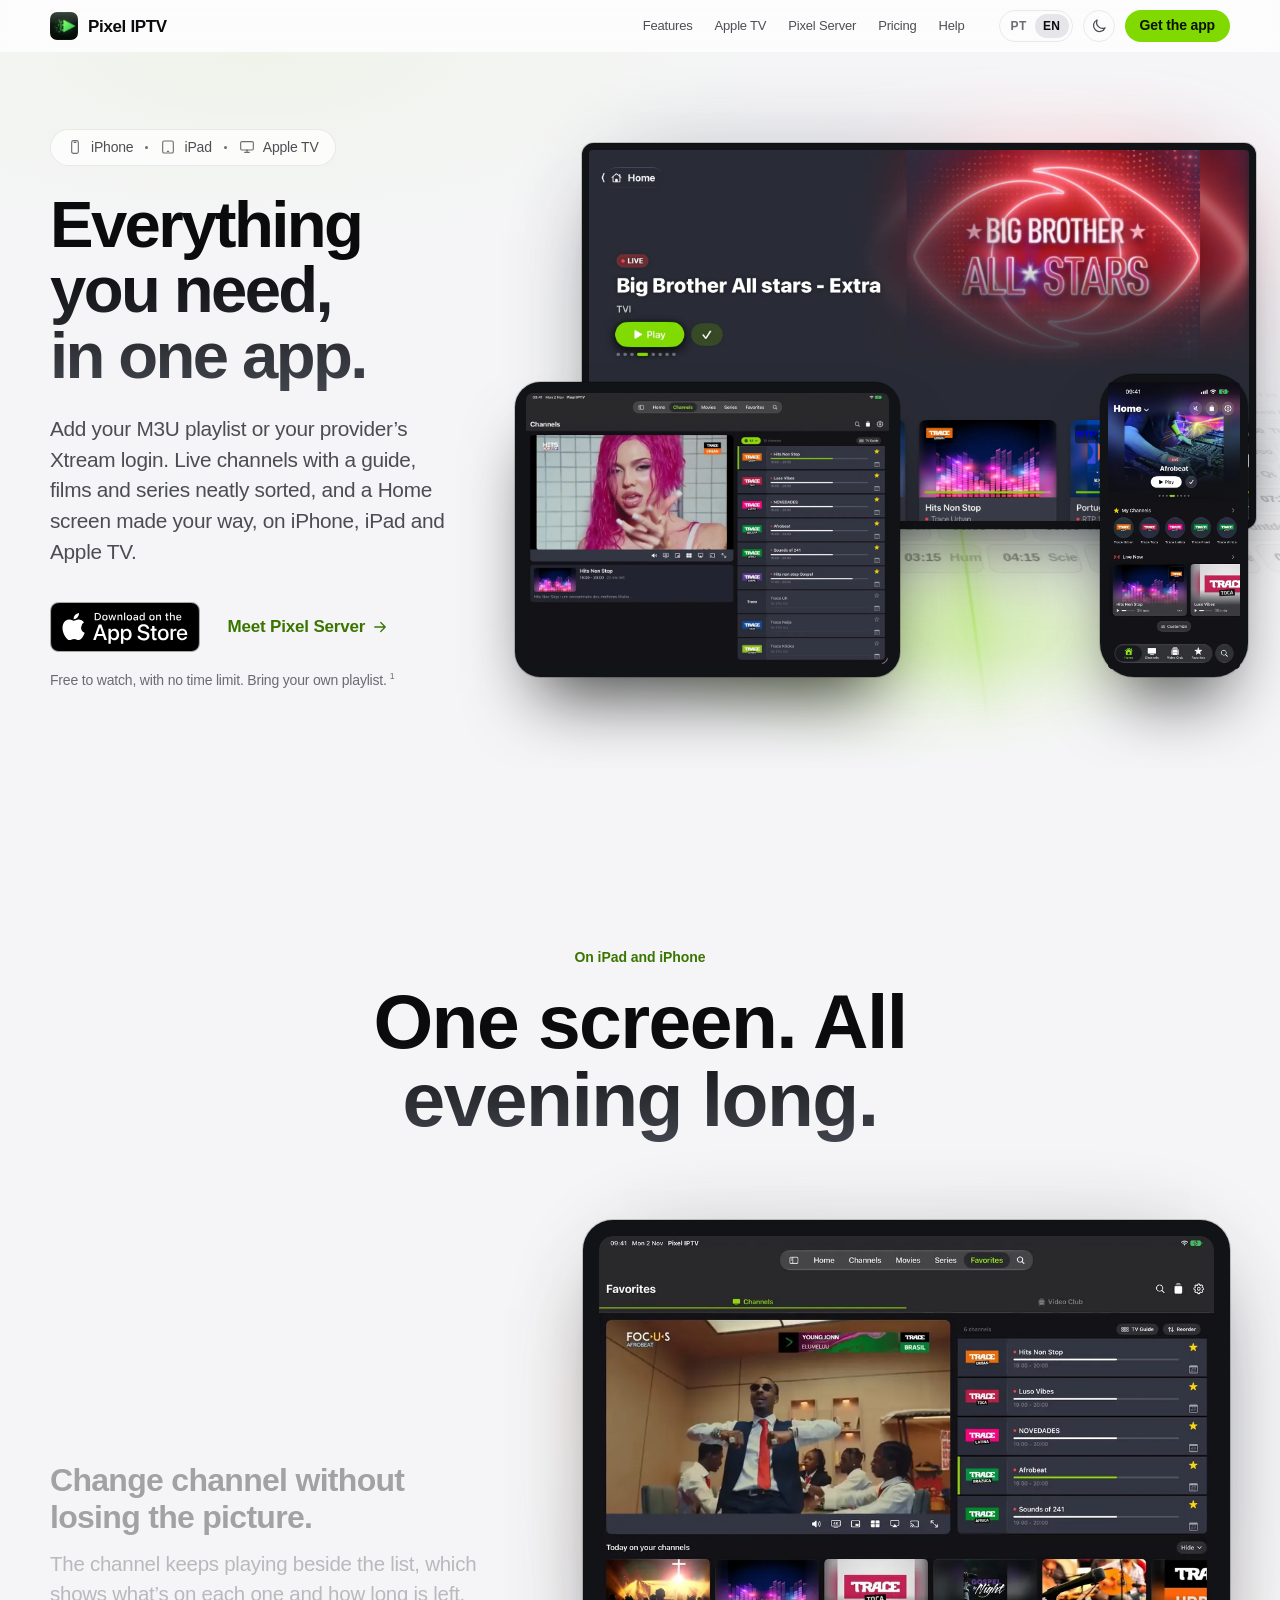
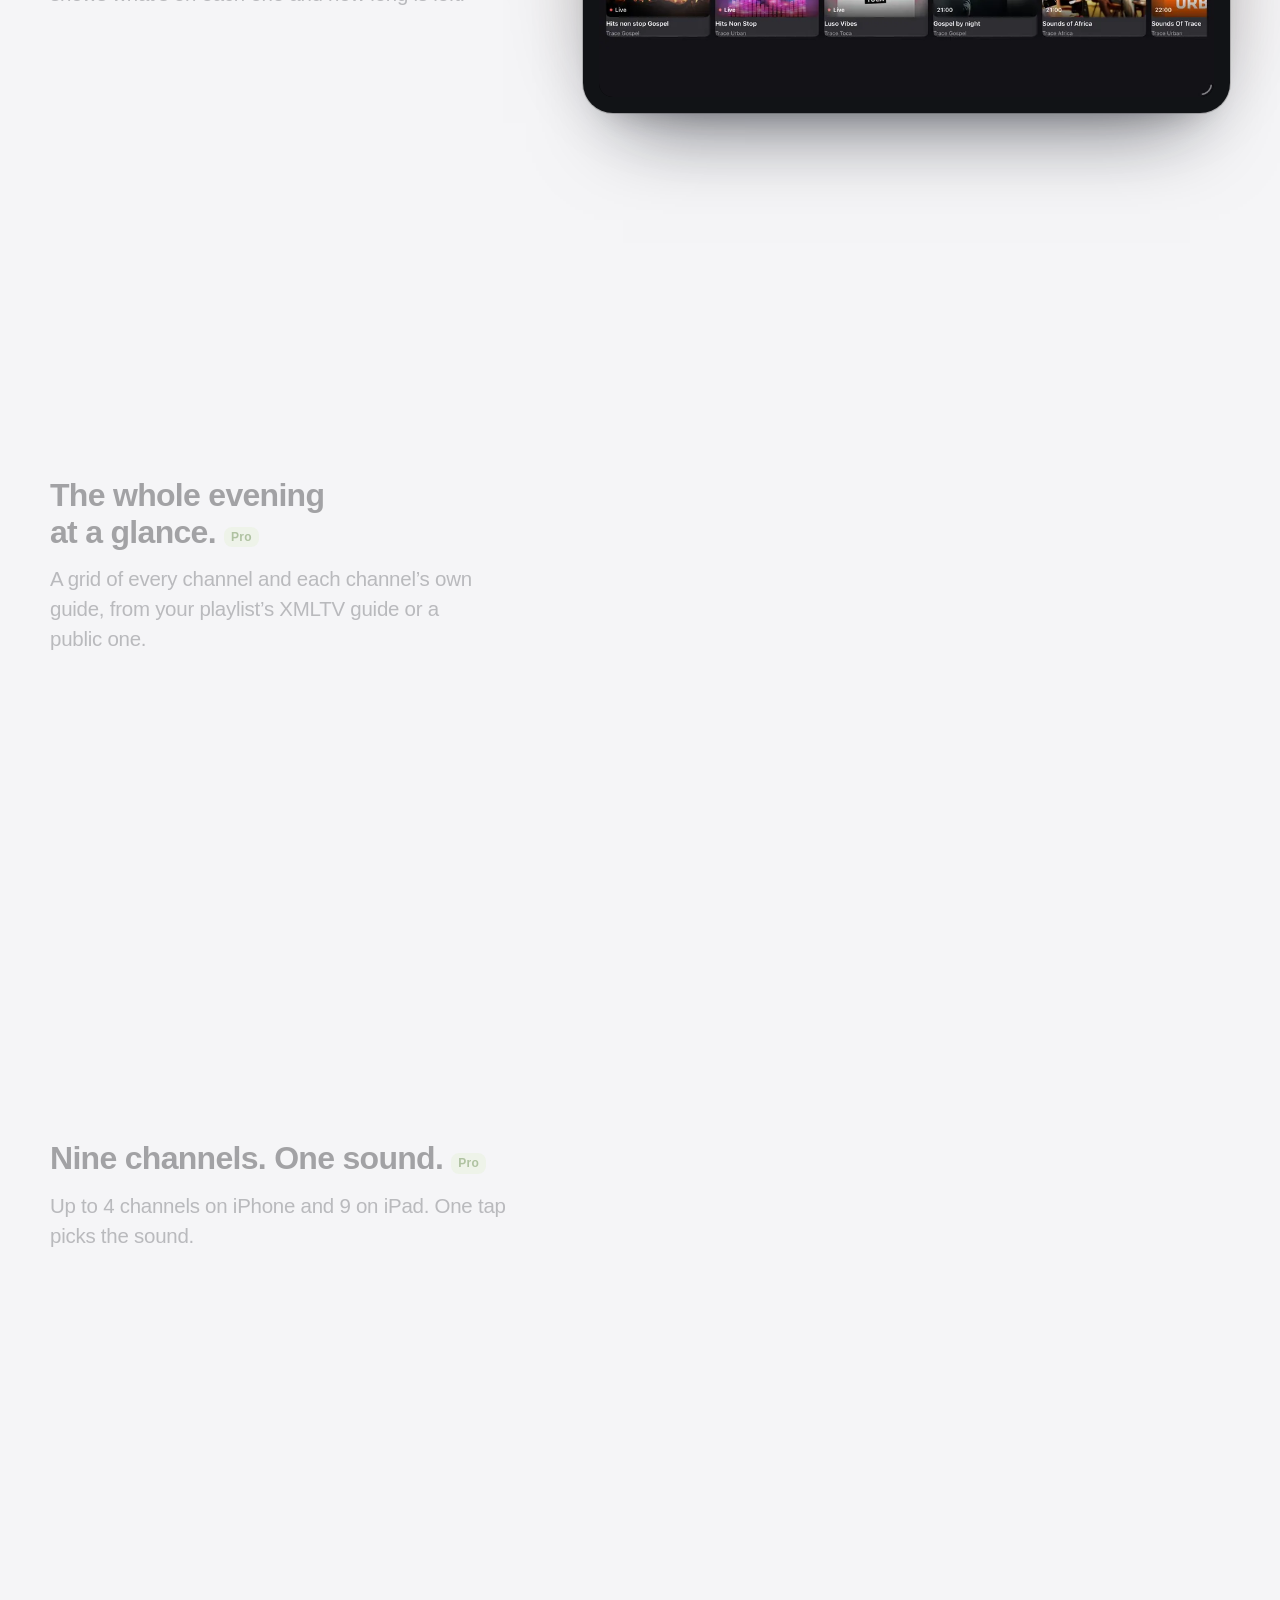
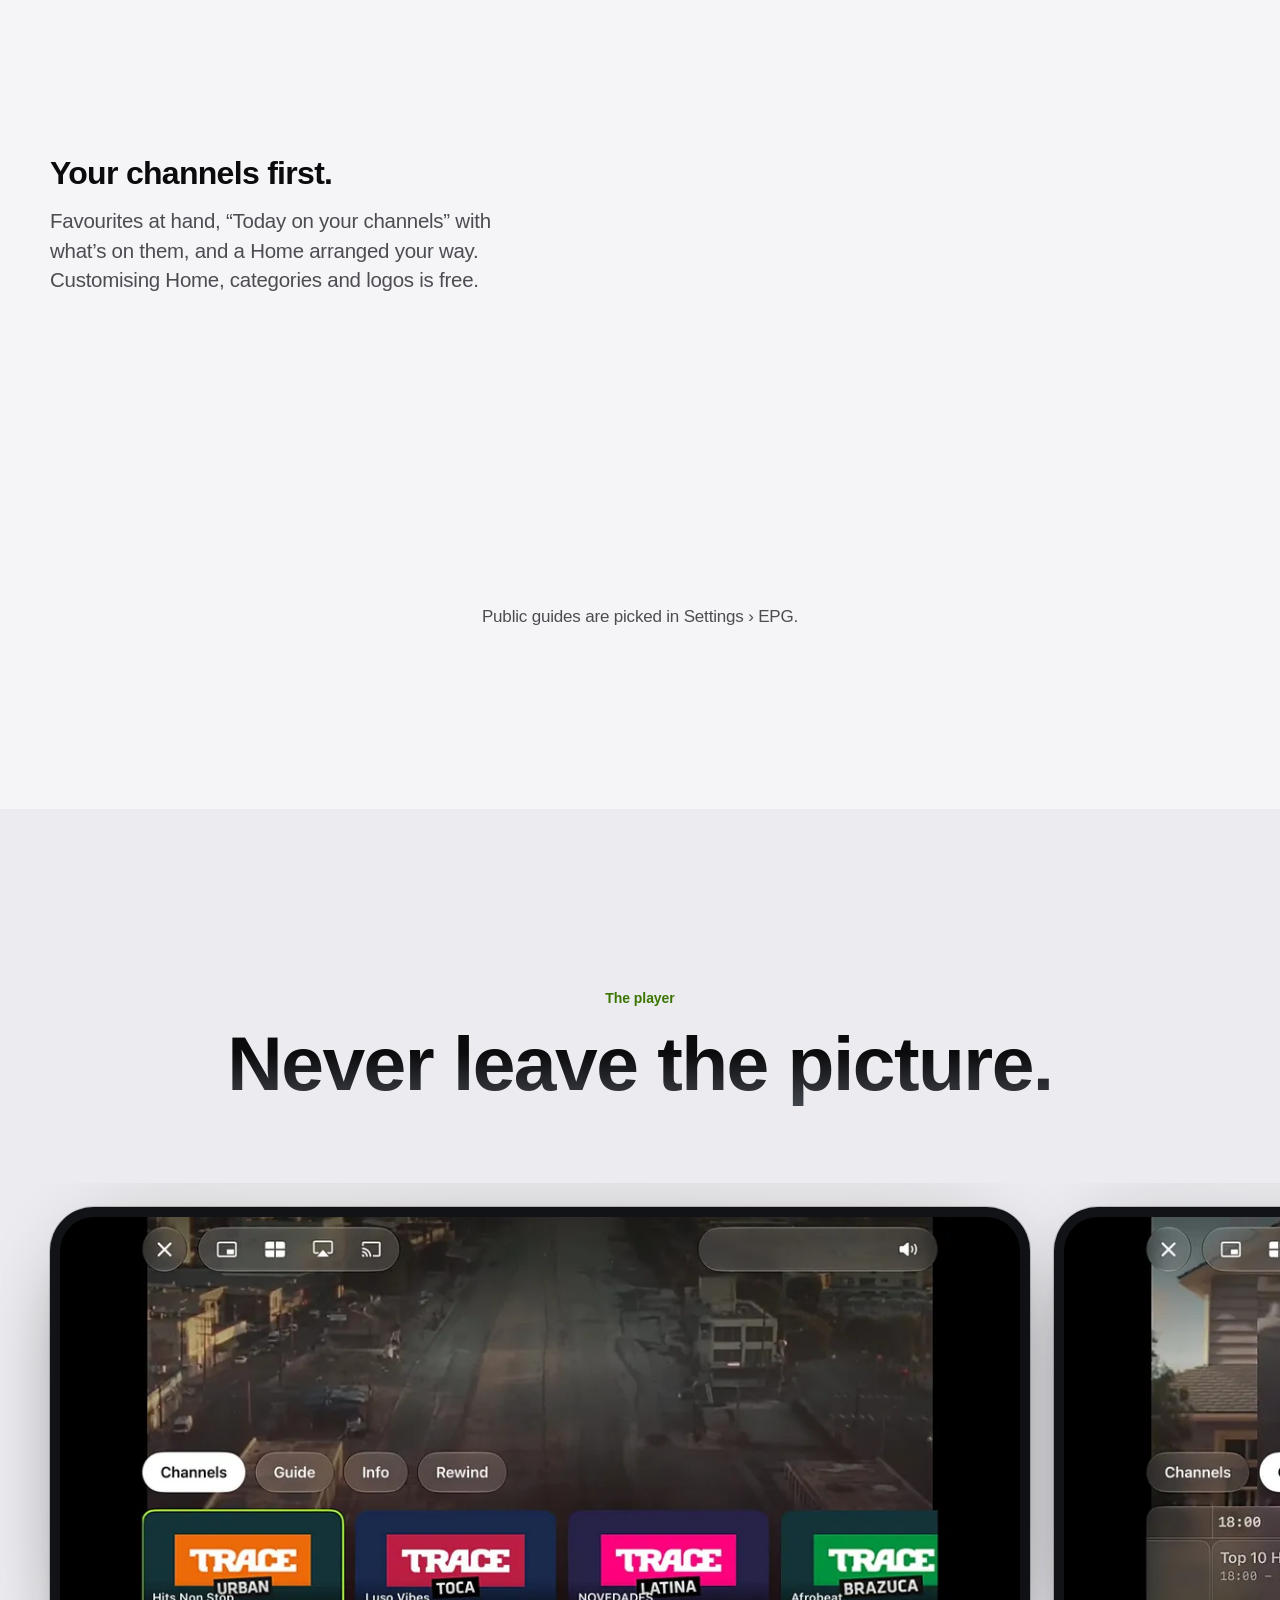
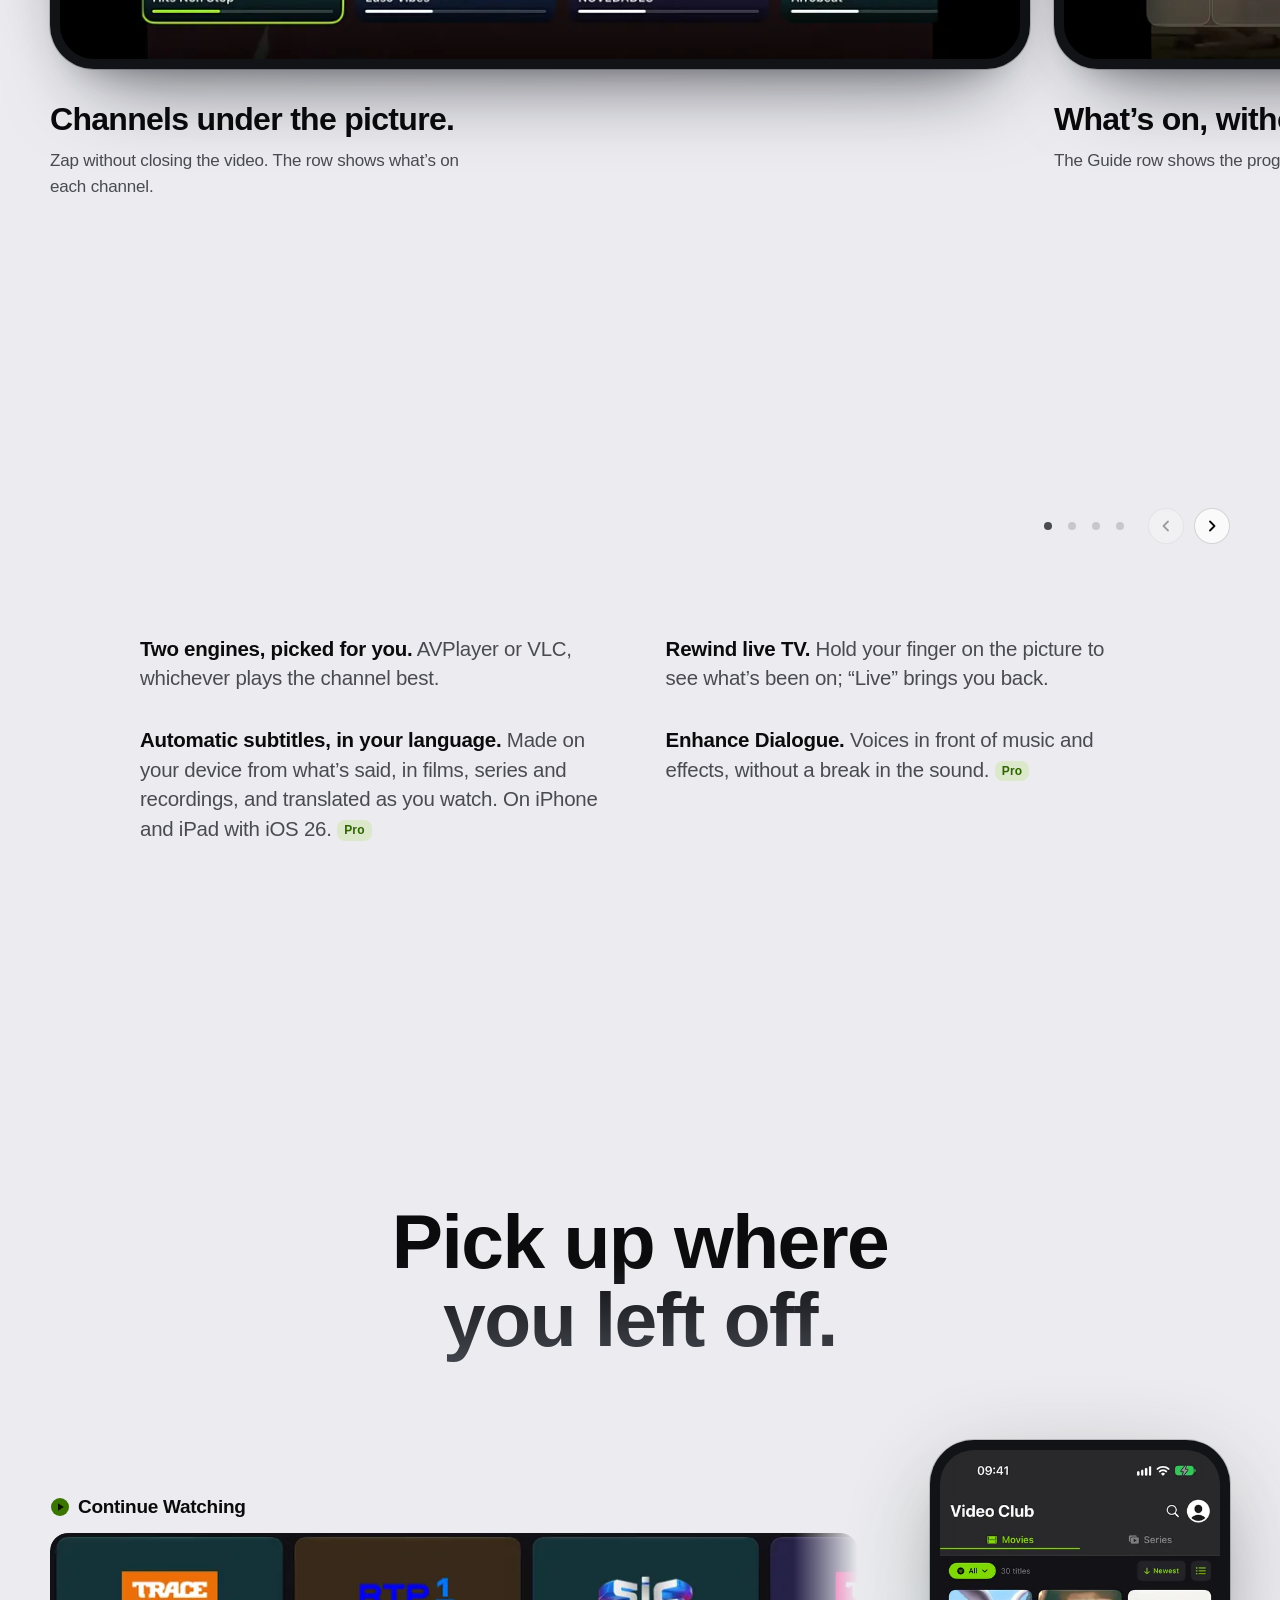
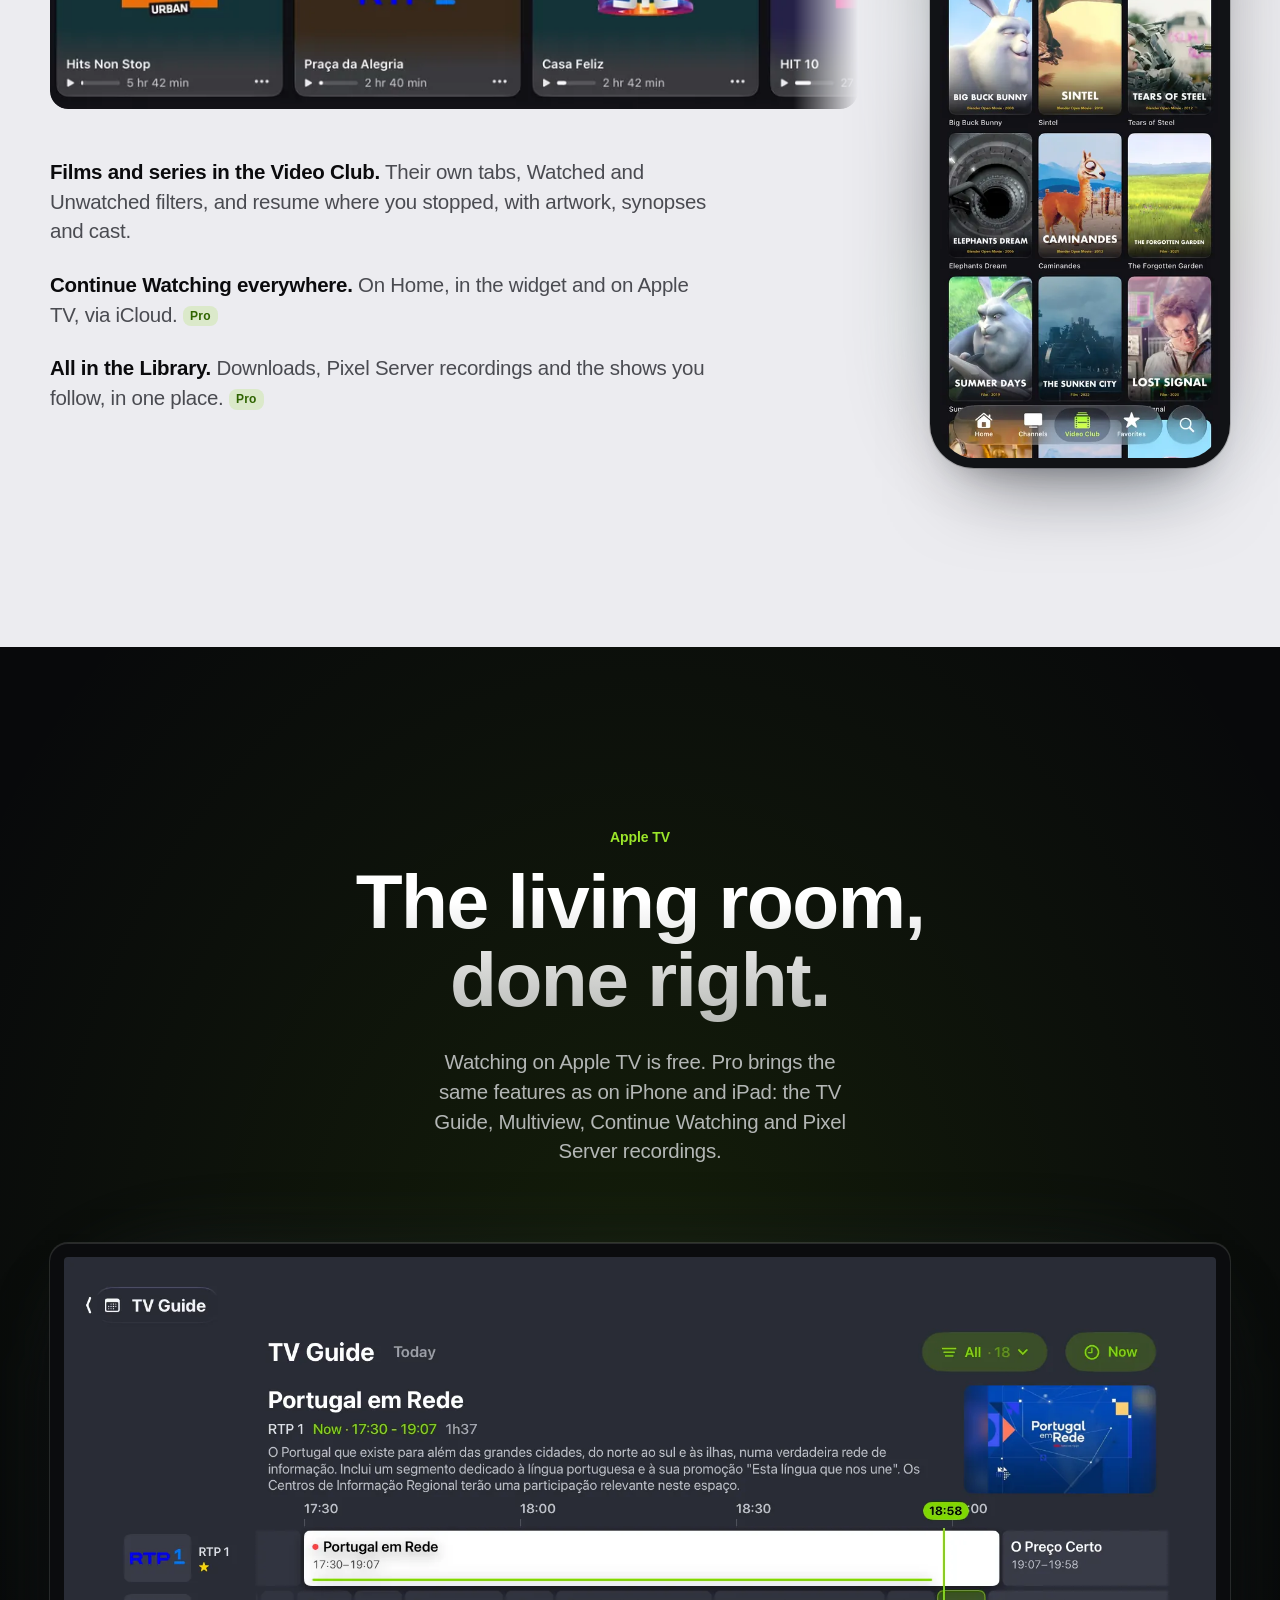
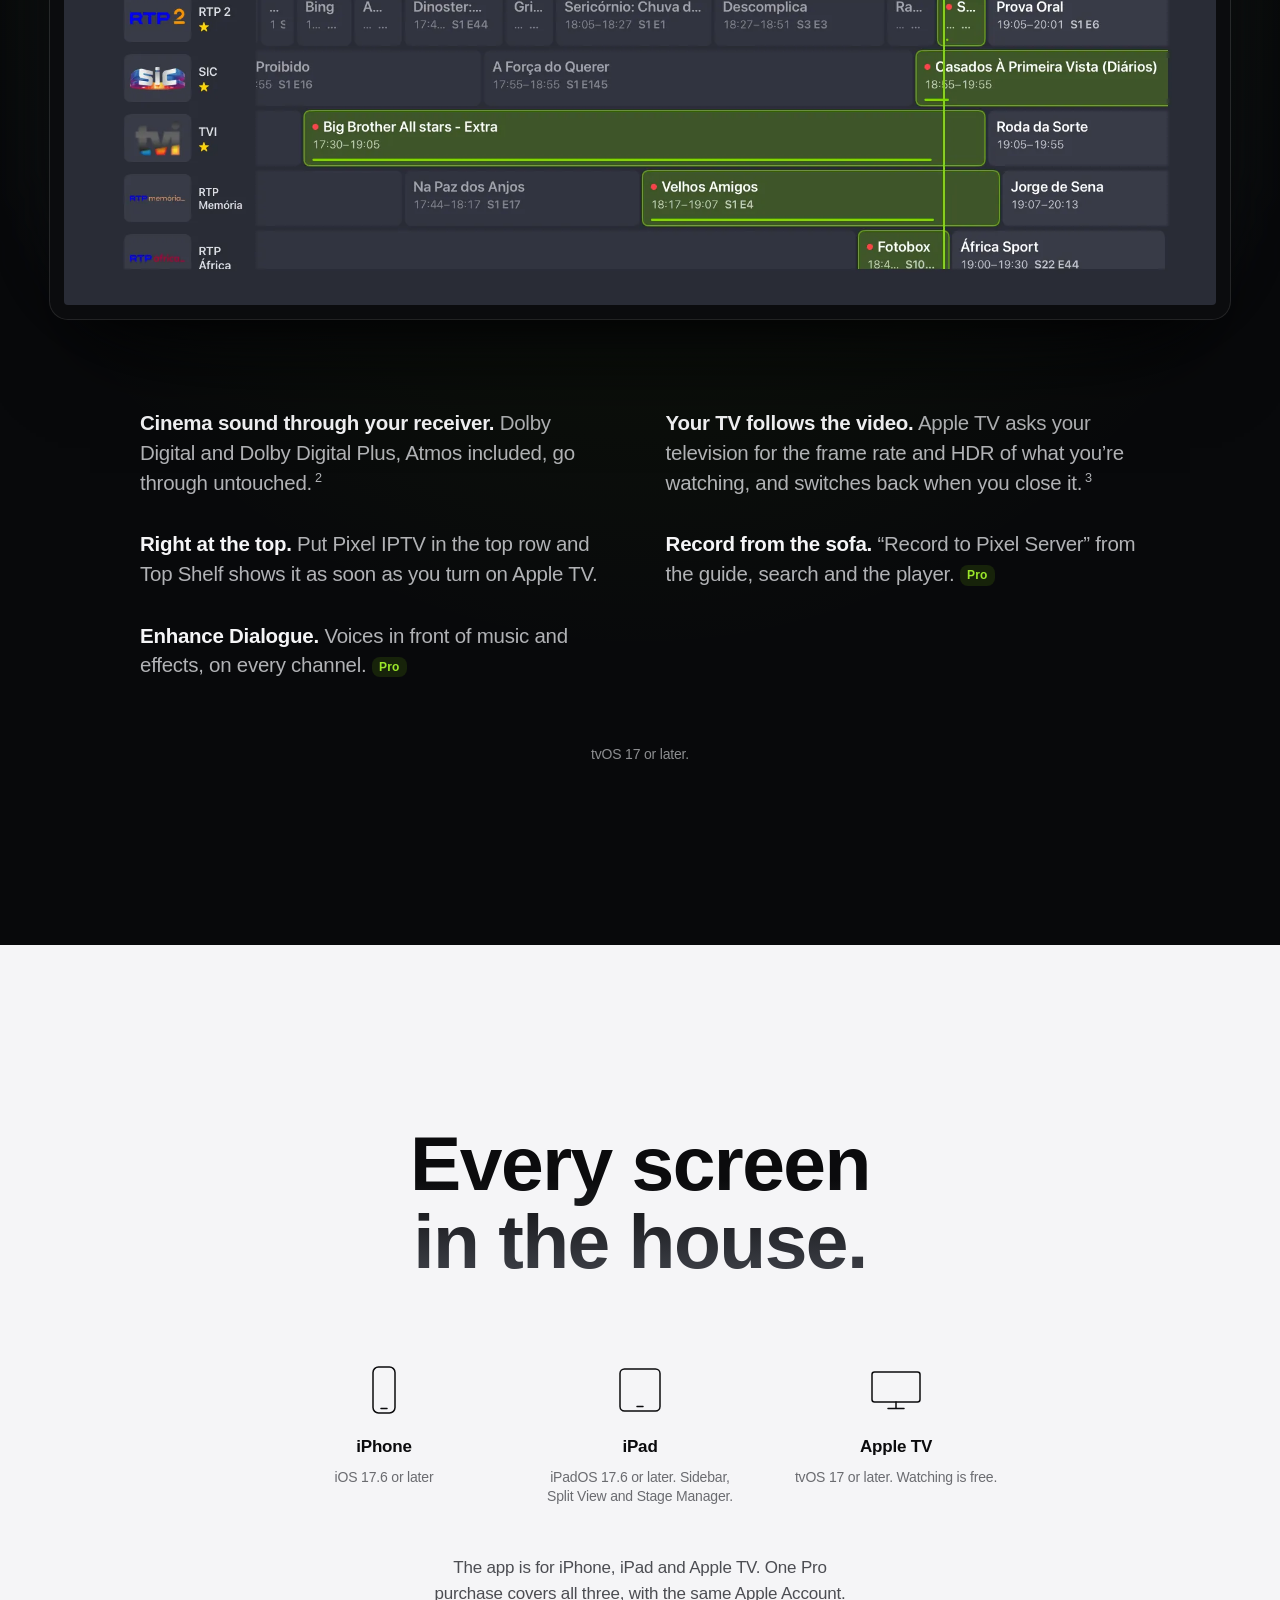
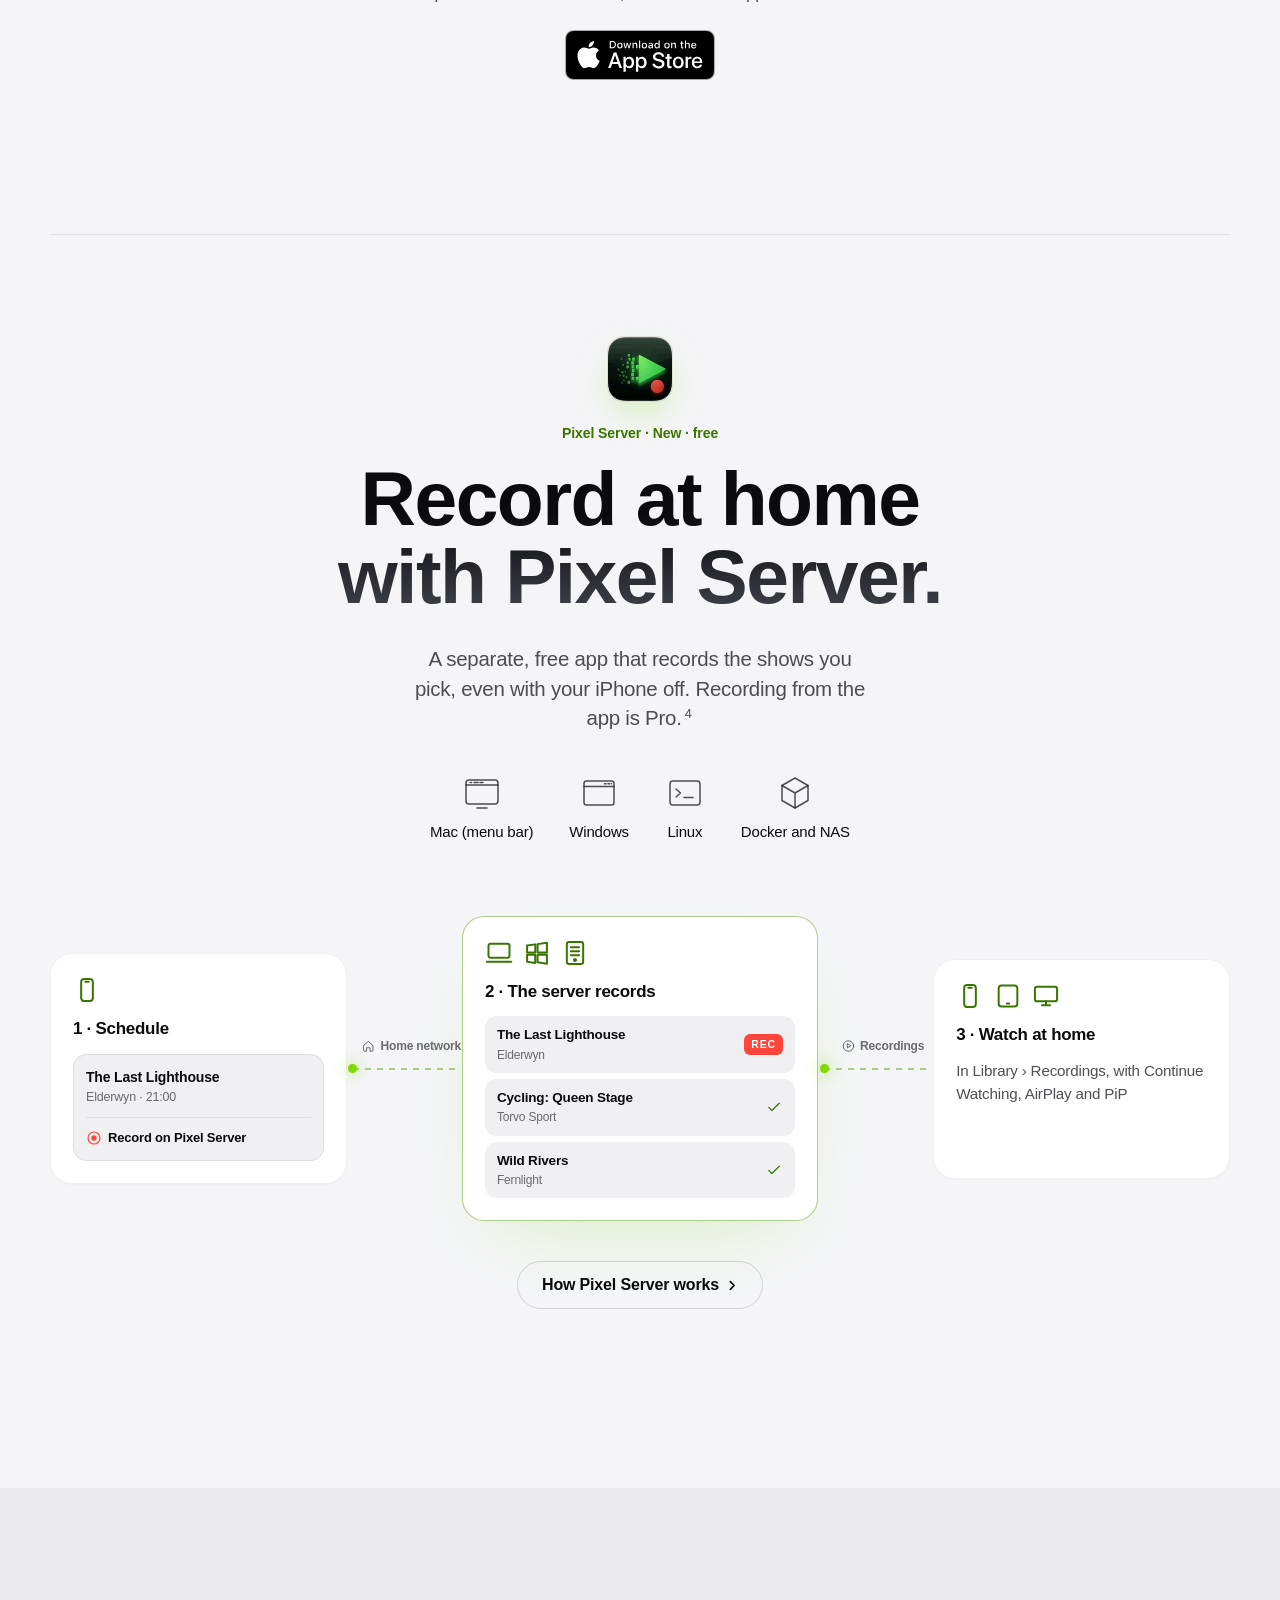
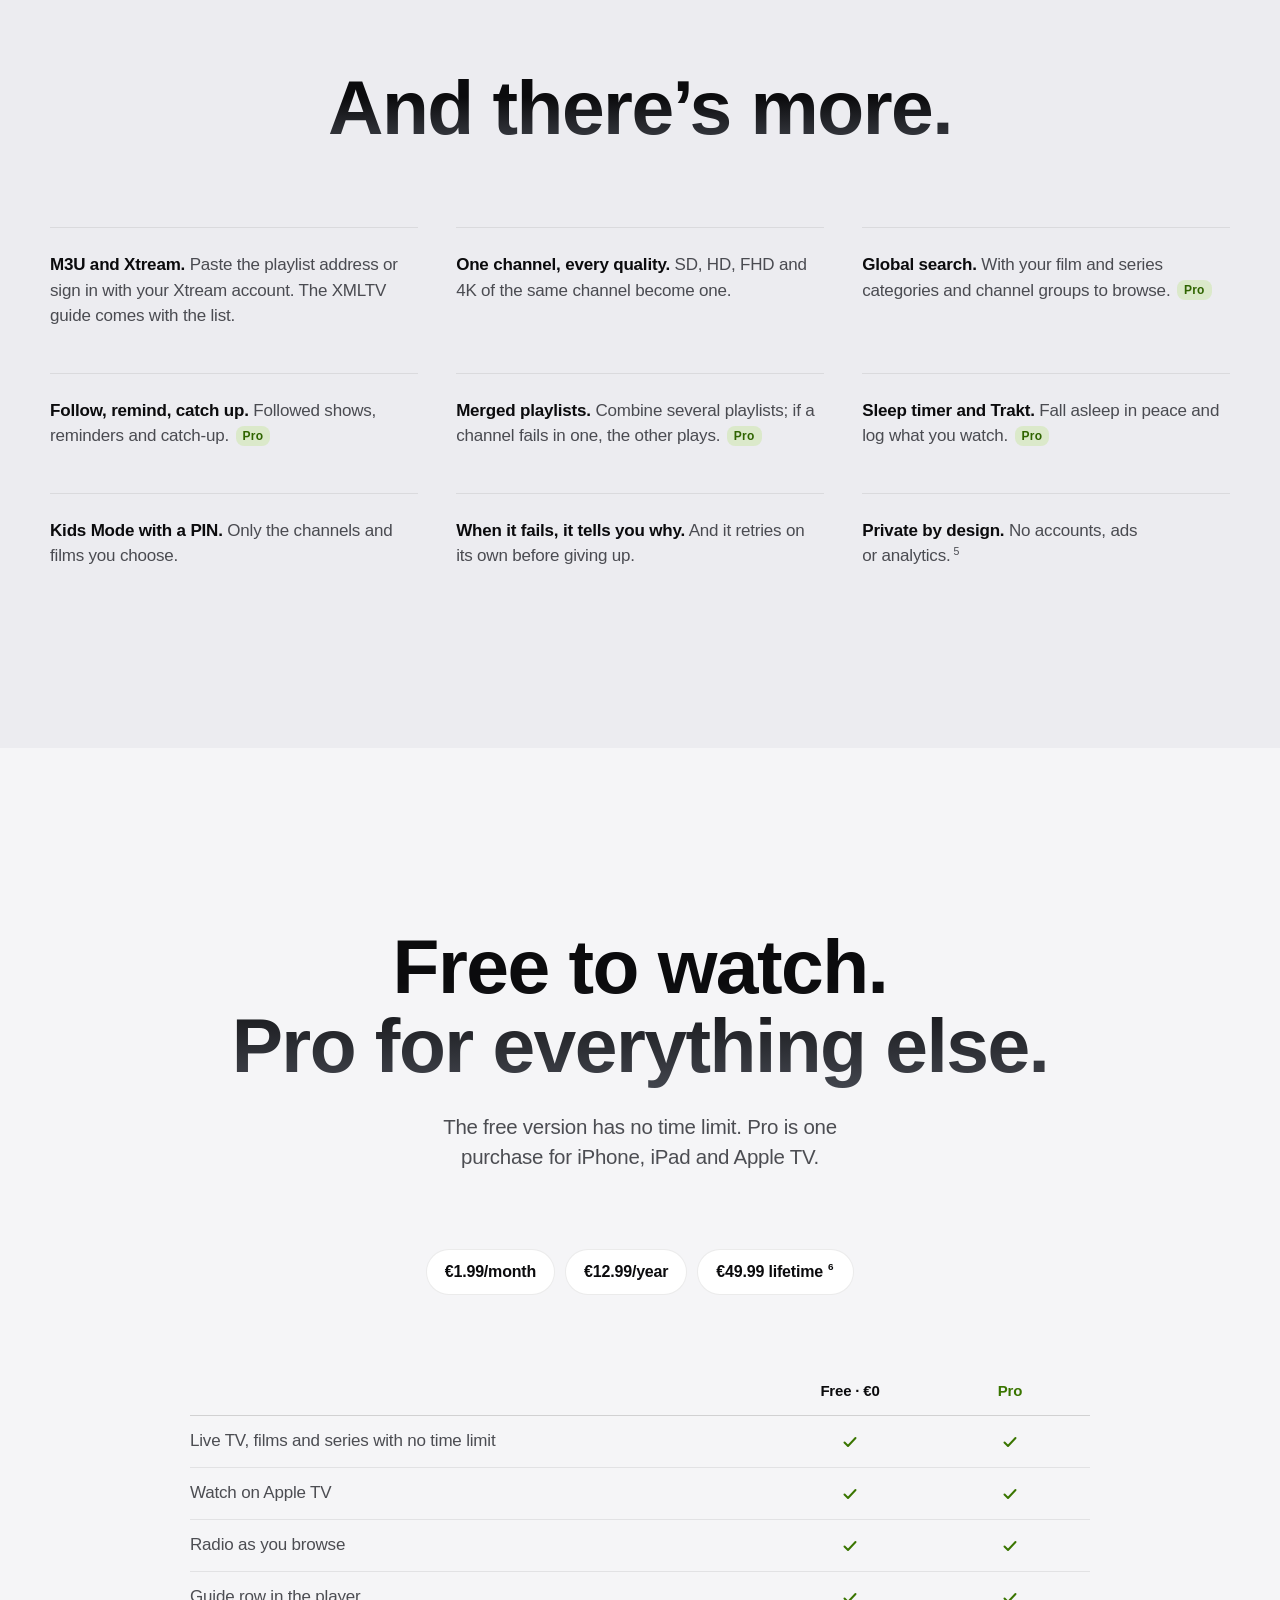
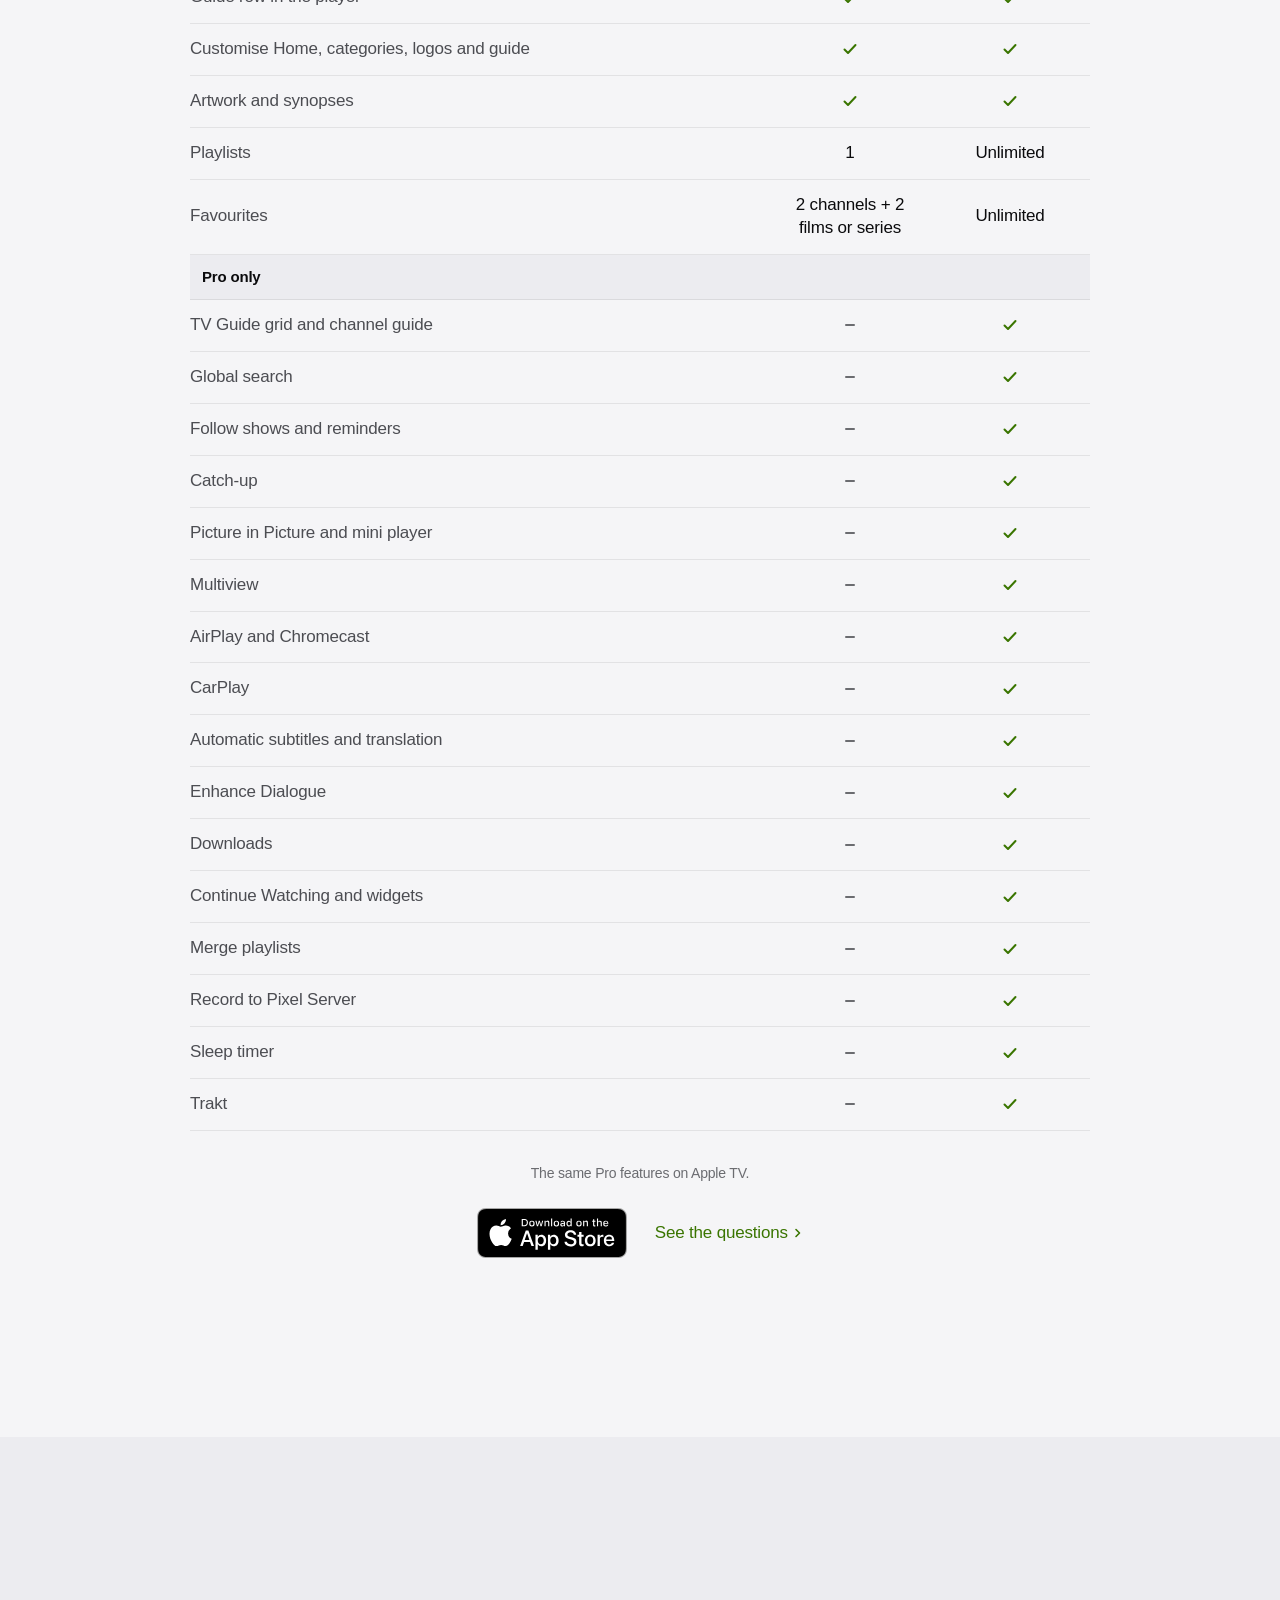
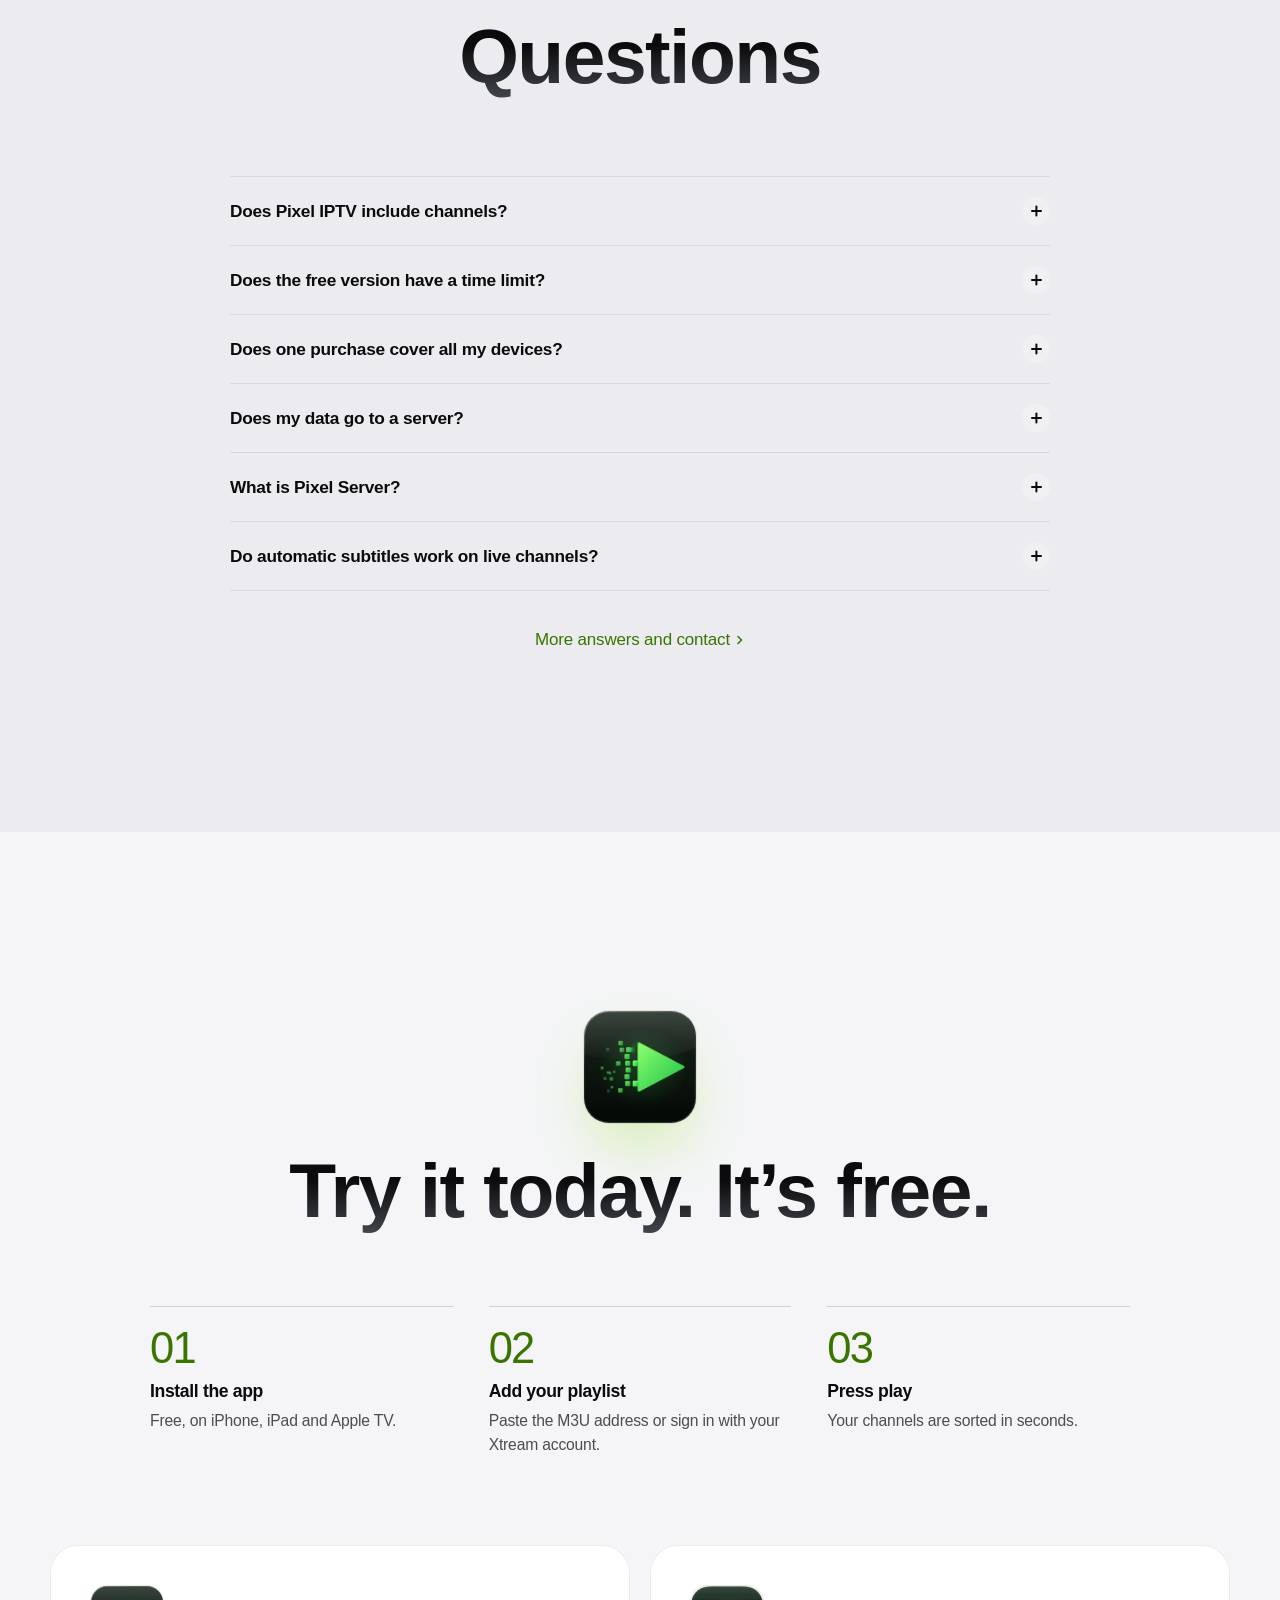
<file: index.html>
<!doctype html>
<html lang="en" data-title-pt="Pixel IPTV — Leitor M3U e Xtream para iPhone, iPad e Apple TV" data-title-en="Pixel IPTV — M3U and Xtream player for iPhone, iPad and Apple TV" data-desc-pt="Vê a tua lista M3U ou a tua conta Xtream no iPhone, iPad e Apple TV, com guia de TV, filmes e séries, Multiview, AirPlay e Chromecast. Grátis para ver, sem limite de tempo." data-desc-en="Watch your M3U playlist or Xtream account on iPhone, iPad and Apple TV, with a TV guide, films and series, Multiview, AirPlay and Chromecast. Free to watch, with no time limit.">
<head>
<meta charset="utf-8">
<meta name="viewport" content="width=device-width, initial-scale=1, viewport-fit=cover">
<title>Pixel IPTV — M3U and Xtream player for iPhone, iPad and Apple TV</title>
<meta name="description" content="Watch your M3U playlist or Xtream account on iPhone, iPad and Apple TV, with a TV guide, films and series, Multiview, AirPlay and Chromecast. Free to watch, with no time limit.">
<link rel="canonical" href="https://www.pixeliptv.pt/">
<meta name="theme-color" content="#07080a" media="(prefers-color-scheme: dark)">
<meta name="theme-color" content="#f5f5f7" media="(prefers-color-scheme: light)">
<meta name="color-scheme" content="dark light">
<meta name="apple-itunes-app" content="app-id=6773107337">
<meta property="og:type" content="website">
<meta property="og:site_name" content="Pixel IPTV">
<meta property="og:title" content="Pixel IPTV — M3U and Xtream player for iPhone, iPad and Apple TV">
<meta property="og:description" content="Watch your M3U playlist or Xtream account on iPhone, iPad and Apple TV, with a TV guide, films and series, Multiview, AirPlay and Chromecast. Free to watch, with no time limit.">
<meta property="og:url" content="https://www.pixeliptv.pt/">
<meta property="og:image" content="https://www.pixeliptv.pt/assets/img/og-image.jpg?v=20261119">
<meta property="og:image:width" content="1200">
<meta property="og:image:height" content="630">
<meta property="og:image:alt" content="Pixel IPTV on iPhone, iPad and Apple TV">
<meta property="og:locale" content="en_GB">
<meta property="og:locale:alternate" content="pt_PT">
<meta name="twitter:card" content="summary_large_image">
<meta name="twitter:title" content="Pixel IPTV — M3U and Xtream player for iPhone, iPad and Apple TV">
<meta name="twitter:description" content="Watch your M3U playlist or Xtream account on iPhone, iPad and Apple TV, with a TV guide, films and series, Multiview, AirPlay and Chromecast. Free to watch, with no time limit.">
<meta name="twitter:image" content="https://www.pixeliptv.pt/assets/img/og-image.jpg?v=20261119">
<link rel="icon" href="favicon.ico" sizes="any">
<link rel="icon" type="image/png" href="favicon-32.png" sizes="32x32">
<link rel="apple-touch-icon" href="apple-touch-icon.png">
<script>(function(){var d=document.documentElement,l=null,m=null;d.className+=' js';try{var q=new URLSearchParams(location.search),p=q.get('lang');m=q.get('theme');if(p==='pt'||p==='en')localStorage.setItem('pixel-iptv-lang',p);l=localStorage.getItem('pixel-iptv-lang');if(m!=='light'&&m!=='dark')m=localStorage.getItem('pixel-iptv-theme')}catch(e){}if(m==='light'||m==='dark')d.setAttribute('data-theme',m);if(l!=='pt'&&l!=='en'){l='en';var a=navigator.languages||[navigator.language||''];for(var i=0;i<a.length;i++){if(/^pt/i.test(a[i])){l='pt';break}if(/^en/i.test(a[i]))break}}d.lang=l==='pt'?'pt-PT':'en'})()</script>
<link rel="stylesheet" href="assets/site.css?v=20261119a">
<script type="application/ld+json">{"@context": "https://schema.org", "@type": "SoftwareApplication", "name": "Pixel IPTV", "alternateName": "Pixel IPTV: Player M3U Xtream", "applicationCategory": "EntertainmentApplication", "operatingSystem": "iOS 17.6, iPadOS 17.6, tvOS 17", "softwareVersion": "2.5", "url": "https://www.pixeliptv.pt/", "downloadUrl": "https://apps.apple.com/app/id6773107337", "installUrl": "https://apps.apple.com/app/id6773107337", "image": "https://www.pixeliptv.pt/assets/img/app-icon-512.png", "screenshot": "https://www.pixeliptv.pt/assets/img/en/iphone-home-920.jpg", "author": {"@type": "Organization", "name": "HDAIO"}, "offers": {"@type": "Offer", "price": "0", "priceCurrency": "EUR"}, "description": "Pixel IPTV is a media player for iPhone, iPad and Apple TV. Add your own M3U playlist or Xtream Codes login. It provides no channels, playlists or content."}</script>
</head>
<body>
<a class="skip" href="#main"><span lang="pt-PT">Saltar para o conteúdo</span><span lang="en">Skip to content</span></a>
<header class="site-header">
  <div class="wrap header-row">
    <a class="brand" href="index.html" aria-label="Pixel IPTV"><img src="assets/img/app-icon-64.png" width="28" height="28" alt=""><span class="brand-name">Pixel IPTV</span></a>
    <nav class="nav" id="site-nav" data-aria-pt="Principal" data-aria-en="Main" aria-label="Main"><a href="index.html#funcionalidades"><span lang="pt-PT">Funcionalidades</span><span lang="en">Features</span></a><a href="index.html#apple-tv">Apple TV</a><a class="ps" href="server.html">Pixel Server</a><a href="index.html#precos"><span lang="pt-PT">Preços</span><span lang="en">Pricing</span></a><a href="support.html"><span lang="pt-PT">Ajuda</span><span lang="en">Help</span></a><div class="nav-extra"><div class="lang-switch" role="group" data-aria-pt="Idioma" data-aria-en="Language" aria-label="Language">
        <button type="button" data-lang="pt" aria-pressed="false" title="Português">PT</button>
        <button type="button" data-lang="en" aria-pressed="false" title="English">EN</button>
      </div><button class="icon-btn theme-btn" type="button" data-aria-pt="Mudar de tema" data-aria-en="Switch theme" aria-label="Switch theme"><svg class="i sun" viewBox="0 0 24 24" fill="none" stroke="currentColor" stroke-width="1.7" stroke-linecap="round" stroke-linejoin="round" aria-hidden="true"><circle cx="12" cy="12" r="4"/><path d="M12 2.5v2M12 19.5v2M2.5 12h2M19.5 12h2M5.3 5.3l1.4 1.4M17.3 17.3l1.4 1.4M5.3 18.7l1.4-1.4M17.3 6.7l1.4-1.4"/></svg><svg class="i moon" viewBox="0 0 24 24" fill="none" stroke="currentColor" stroke-width="1.7" stroke-linecap="round" stroke-linejoin="round" aria-hidden="true"><path d="M20 14.5A8 8 0 0 1 9.5 4a8 8 0 1 0 10.5 10.5z"/></svg></button></div></nav>
    <div class="header-actions">
      <div class="lang-switch" role="group" data-aria-pt="Idioma" data-aria-en="Language" aria-label="Language">
        <button type="button" data-lang="pt" aria-pressed="false" title="Português">PT</button>
        <button type="button" data-lang="en" aria-pressed="false" title="English">EN</button>
      </div>
      <button class="icon-btn theme-btn" type="button" data-aria-pt="Mudar de tema" data-aria-en="Switch theme" aria-label="Switch theme"><svg class="i sun" viewBox="0 0 24 24" fill="none" stroke="currentColor" stroke-width="1.7" stroke-linecap="round" stroke-linejoin="round" aria-hidden="true"><circle cx="12" cy="12" r="4"/><path d="M12 2.5v2M12 19.5v2M2.5 12h2M19.5 12h2M5.3 5.3l1.4 1.4M17.3 17.3l1.4 1.4M5.3 18.7l1.4-1.4M17.3 6.7l1.4-1.4"/></svg><svg class="i moon" viewBox="0 0 24 24" fill="none" stroke="currentColor" stroke-width="1.7" stroke-linecap="round" stroke-linejoin="round" aria-hidden="true"><path d="M20 14.5A8 8 0 0 1 9.5 4a8 8 0 1 0 10.5 10.5z"/></svg></button>
      <a class="btn btn-primary btn-sm header-cta" href="https://apps.apple.com/app/id6773107337" rel="noopener"><span lang="pt-PT">Obter a app</span><span lang="en">Get the app</span></a>
      <button class="icon-btn menu-btn" type="button" aria-controls="site-nav" aria-expanded="false" data-aria-pt="Menu" data-aria-en="Menu" aria-label="Menu"><svg class="i chev-i" viewBox="0 0 24 24" fill="none" stroke="currentColor" stroke-width="1.8" stroke-linecap="round" stroke-linejoin="round" aria-hidden="true"><path d="M6 9.5l6 6 6-6"/></svg></button>
    </div>
  </div>
</header>

<main id="main" class="home">
  <section class="hero hero-split" aria-labelledby="hero-h">
    <div class="wrap hero-grid">
      <div class="hero-copy">
        <h1 class="sr-only">Pixel IPTV</h1>
        <p class="hero-devices"><svg class="i" viewBox="0 0 24 24" fill="none" stroke="currentColor" stroke-width="1.7" stroke-linecap="round" stroke-linejoin="round" aria-hidden="true"><rect x="7" y="2.5" width="10" height="19" rx="2.6"/><path d="M10.5 5h3"/></svg> iPhone <i></i> <svg class="i" viewBox="0 0 24 24" fill="none" stroke="currentColor" stroke-width="1.7" stroke-linecap="round" stroke-linejoin="round" aria-hidden="true"><rect x="4" y="3" width="16" height="18" rx="2.4"/><path d="M11 18.5h2"/></svg> iPad <i></i> <svg class="i" viewBox="0 0 24 24" fill="none" stroke="currentColor" stroke-width="1.7" stroke-linecap="round" stroke-linejoin="round" aria-hidden="true"><rect x="2.5" y="4" width="19" height="12.5" rx="1.8"/><path d="M8.5 20h7M12 16.5V20"/></svg> Apple TV</p>
        <h2 id="hero-h" class="display"><span lang="pt-PT">Tudo o que precisas, <br>numa só app.</span><span lang="en">Everything you need, <br>in one app.</span></h2>
        <p class="lede"><span lang="pt-PT">Junta a tua lista M3U ou a conta Xtream do teu fornecedor. Canais em direto com guia, filmes e séries bem arrumados e um Início à tua medida, no iPhone, no iPad e na Apple TV.</span><span lang="en">Add your M3U playlist or your provider’s Xtream login. Live channels with a guide, films and series neatly sorted, and a Home screen made your way, on iPhone, iPad and Apple TV.</span></p>
        <div class="cta-row">
        <a class="badge-link" href="https://apps.apple.com/app/id6773107337" rel="noopener"><img class="b-dark" lang="pt-PT" src="assets/badges/app-store-pt-white.svg" width="150" height="50" alt="Descarregar na App Store" loading="lazy"><img class="b-dark" lang="en" src="assets/badges/app-store-en-white.svg" width="150" height="50" alt="Download on the App Store" loading="lazy"><img class="b-light" lang="pt-PT" src="assets/badges/app-store-pt.svg" width="150" height="50" alt="Descarregar na App Store" loading="lazy"><img class="b-light" lang="en" src="assets/badges/app-store-en.svg" width="150" height="50" alt="Download on the App Store" loading="lazy"></a>
        <a class="link-arrow ps" href="server.html"><span lang="pt-PT">Conhecer o Pixel Server</span><span lang="en">Meet Pixel Server</span> <svg class="i" viewBox="0 0 24 24" fill="none" stroke="currentColor" stroke-width="1.7" stroke-linecap="round" stroke-linejoin="round" aria-hidden="true"><path d="M5 12h14M13 6l6 6-6 6"/></svg></a>
      </div>
        <p class="fine"><span lang="pt-PT">Grátis para ver, sem limite de tempo. Traz a tua própria lista.</span><span lang="en">Free to watch, with no time limit. Bring your own playlist.</span><sup class="fn"><a href="#nota-1" id="ref-1" data-aria-pt="Nota 1" data-aria-en="Note 1" aria-label="Note 1">1</a></sup></p>
      </div>
      <div class="hero-art">
        <div class="epg-ambient" aria-hidden="true"></div>
        <div class="ha-tv glow"><div class="dev tv"><div class="screen"><picture lang="pt-PT"><source type="image/webp" srcset="assets/img/pt/tv-home-1000.webp 1000w, assets/img/pt/tv-home-1920.webp 1920w" sizes="(max-width:1068px) 92vw, 1100px"><img src="assets/img/pt/tv-home-1000.jpg" srcset="assets/img/pt/tv-home-1000.jpg 1000w, assets/img/pt/tv-home-1920.jpg 1920w" sizes="(max-width:1068px) 92vw, 1100px" width="1000" height="562" alt="Pixel IPTV na Apple TV: Início, com o Big Brother All Stars – Extra da TVI em direto em destaque no topo e a fila Continuar a Ver com o progresso de cada canal" fetchpriority="high" decoding="async" loading="lazy" data-hero></picture><picture lang="en"><source type="image/webp" srcset="assets/img/en/tv-home-1000.webp 1000w, assets/img/en/tv-home-1920.webp 1920w" sizes="(max-width:1068px) 92vw, 1100px"><img src="assets/img/en/tv-home-1000.jpg" srcset="assets/img/en/tv-home-1000.jpg 1000w, assets/img/en/tv-home-1920.jpg 1920w" sizes="(max-width:1068px) 92vw, 1100px" width="1000" height="562" alt="Pixel IPTV on Apple TV: Home, with Big Brother All Stars – Extra on TVI live and featured at the top, and the Continue Watching row showing each channel’s progress" fetchpriority="high" decoding="async" loading="lazy" data-hero></picture></div></div></div>
        <div class="ha-ipad"><div class="dev ipad "><div class="screen"><picture lang="pt-PT"><source type="image/webp" srcset="assets/img/pt/ipad-channels-1000.webp 1000w, assets/img/pt/ipad-channels-1800.webp 1800w" sizes="(max-width: 900px) 52vw, 390px"><img src="assets/img/pt/ipad-channels-1000.jpg" srcset="assets/img/pt/ipad-channels-1000.jpg 1000w, assets/img/pt/ipad-channels-1800.jpg 1800w" sizes="(max-width: 900px) 52vw, 390px" width="1000" height="750" alt="Pixel IPTV no iPad: o Trace Urban a tocar ao lado da lista dos canais Trace" loading="lazy" decoding="async" data-hero></picture><picture lang="en"><source type="image/webp" srcset="assets/img/en/ipad-channels-1000.webp 1000w, assets/img/en/ipad-channels-1800.webp 1800w" sizes="(max-width: 900px) 52vw, 390px"><img src="assets/img/en/ipad-channels-1000.jpg" srcset="assets/img/en/ipad-channels-1000.jpg 1000w, assets/img/en/ipad-channels-1800.jpg 1800w" sizes="(max-width: 900px) 52vw, 390px" width="1000" height="750" alt="Pixel IPTV on iPad: Trace Urban playing beside the list of Trace channels" loading="lazy" decoding="async" data-hero></picture></div></div></div>
        <div class="ha-iphone"><div class="dev iphone "><div class="screen"><picture lang="pt-PT"><source type="image/webp" srcset="assets/img/pt/iphone-home-460.webp 460w, assets/img/pt/iphone-home-920.webp 920w" sizes="(max-width: 900px) 21vw, 150px"><img src="assets/img/pt/iphone-home-460.jpg" srcset="assets/img/pt/iphone-home-460.jpg 460w, assets/img/pt/iphone-home-920.jpg 920w" sizes="(max-width: 900px) 21vw, 150px" width="460" height="999" alt="Pixel IPTV no iPhone: ecrã Início com um programa em direto em destaque, Meus Canais com os canais Trace e Ao Vivo Agora" loading="lazy" decoding="async" data-hero></picture><picture lang="en"><source type="image/webp" srcset="assets/img/en/iphone-home-460.webp 460w, assets/img/en/iphone-home-920.webp 920w" sizes="(max-width: 900px) 21vw, 150px"><img src="assets/img/en/iphone-home-460.jpg" srcset="assets/img/en/iphone-home-460.jpg 460w, assets/img/en/iphone-home-920.jpg 920w" sizes="(max-width: 900px) 21vw, 150px" width="460" height="999" alt="Pixel IPTV on iPhone: Home with a live programme featured, My Channels with the Trace channels, and Live Now" loading="lazy" decoding="async" data-hero></picture></div></div></div>
      </div>
    </div>
    <script>(function(){var l=/^pt/i.test(document.documentElement.lang)?'pt-PT':'en';document.querySelectorAll('picture[lang="'+l+'"] img[data-hero]').forEach(function(i){i.loading='eager';});})();</script>
  </section>

  <section class="section band-1" id="funcionalidades" aria-labelledby="story-h" tabindex="-1">
    <div class="wrap">
      <div class="sec-head reveal">
        <p class="eyebrow"><span lang="pt-PT">No iPad e no iPhone</span><span lang="en">On iPad and iPhone</span></p>
        <h2 id="story-h" class="h2"><span lang="pt-PT">Um ecrã. A noite toda.</span><span lang="en">One screen. All evening long.</span></h2>
      </div>
      <div class="story">
        <div class="story-stage glow" aria-hidden="false">
          <div class="dev ipad"><div class="screen">
          <div class="story-shot" data-step="1" data-active><picture lang="pt-PT"><source type="image/webp" srcset="assets/img/pt/ipad-channels-1000.webp 1000w, assets/img/pt/ipad-channels-1800.webp 1800w" sizes="(max-width:734px) 92vw, (max-width:1068px) 46vw, 640px"><img src="assets/img/pt/ipad-channels-1000.jpg" srcset="assets/img/pt/ipad-channels-1000.jpg 1000w, assets/img/pt/ipad-channels-1800.jpg 1800w" sizes="(max-width:734px) 92vw, (max-width:1068px) 46vw, 640px" width="1000" height="750" alt="Pixel IPTV no iPad: o Trace Urban a tocar ao lado da lista dos canais Trace" loading="lazy" decoding="async"></picture><picture lang="en"><source type="image/webp" srcset="assets/img/en/ipad-channels-1000.webp 1000w, assets/img/en/ipad-channels-1800.webp 1800w" sizes="(max-width:734px) 92vw, (max-width:1068px) 46vw, 640px"><img src="assets/img/en/ipad-channels-1000.jpg" srcset="assets/img/en/ipad-channels-1000.jpg 1000w, assets/img/en/ipad-channels-1800.jpg 1800w" sizes="(max-width:734px) 92vw, (max-width:1068px) 46vw, 640px" width="1000" height="750" alt="Pixel IPTV on iPad: Trace Urban playing beside the list of Trace channels" loading="lazy" decoding="async"></picture></div>
          <div class="story-shot" data-step="2"><picture lang="pt-PT"><source type="image/webp" srcset="assets/img/pt/ipad-guide-1000.webp 1000w, assets/img/pt/ipad-guide-1800.webp 1800w" sizes="(max-width:734px) 92vw, (max-width:1068px) 46vw, 640px"><img src="assets/img/pt/ipad-guide-1000.jpg" srcset="assets/img/pt/ipad-guide-1000.jpg 1000w, assets/img/pt/ipad-guide-1800.jpg 1800w" sizes="(max-width:734px) 92vw, (max-width:1068px) 46vw, 640px" width="1000" height="750" alt="Pixel IPTV no iPad: Guia TV em grelha com a RTP, a SIC, a TVI, a CNN Portugal e os Trace, e a linha da hora atual" loading="lazy" decoding="async"></picture><picture lang="en"><source type="image/webp" srcset="assets/img/en/ipad-guide-1000.webp 1000w, assets/img/en/ipad-guide-1800.webp 1800w" sizes="(max-width:734px) 92vw, (max-width:1068px) 46vw, 640px"><img src="assets/img/en/ipad-guide-1000.jpg" srcset="assets/img/en/ipad-guide-1000.jpg 1000w, assets/img/en/ipad-guide-1800.jpg 1800w" sizes="(max-width:734px) 92vw, (max-width:1068px) 46vw, 640px" width="1000" height="750" alt="Pixel IPTV on iPad: TV Guide grid with RTP, SIC, TVI, CNN Portugal and the Trace channels, and the current-time line" loading="lazy" decoding="async"></picture><video class="loop" lang="pt-PT" data-src="assets/video/pt/ipad-guide.mp4" muted loop playsinline preload="none" disablepictureinpicture disableremoteplayback aria-hidden="true"></video><video class="loop" lang="en" data-src="assets/video/en/ipad-guide.mp4" muted loop playsinline preload="none" disablepictureinpicture disableremoteplayback aria-hidden="true"></video></div>
          <div class="story-shot" data-step="3"><picture lang="pt-PT"><source type="image/webp" srcset="assets/img/pt/ipad-multiview-1000.webp 1000w, assets/img/pt/ipad-multiview-1800.webp 1800w" sizes="(max-width:734px) 92vw, (max-width:1068px) 46vw, 640px"><img src="assets/img/pt/ipad-multiview-1000.jpg" srcset="assets/img/pt/ipad-multiview-1000.jpg 1000w, assets/img/pt/ipad-multiview-1800.jpg 1800w" sizes="(max-width:734px) 92vw, (max-width:1068px) 46vw, 640px" width="1000" height="750" alt="Pixel IPTV no iPad: Multiview com nove canais a tocar ao mesmo tempo, os Trace e canais portugueses (RTP, SIC, Porto Canal)" loading="lazy" decoding="async"></picture><picture lang="en"><source type="image/webp" srcset="assets/img/en/ipad-multiview-1000.webp 1000w, assets/img/en/ipad-multiview-1800.webp 1800w" sizes="(max-width:734px) 92vw, (max-width:1068px) 46vw, 640px"><img src="assets/img/en/ipad-multiview-1000.jpg" srcset="assets/img/en/ipad-multiview-1000.jpg 1000w, assets/img/en/ipad-multiview-1800.jpg 1800w" sizes="(max-width:734px) 92vw, (max-width:1068px) 46vw, 640px" width="1000" height="750" alt="Pixel IPTV on iPad: Multiview with nine channels playing at once, the Trace channels and Portuguese ones (RTP, SIC, Porto Canal)" loading="lazy" decoding="async"></picture></div>
          <div class="story-shot" data-step="4"><picture lang="pt-PT"><source type="image/webp" srcset="assets/img/pt/ipad-favorites-1000.webp 1000w, assets/img/pt/ipad-favorites-1800.webp 1800w" sizes="(max-width:734px) 92vw, (max-width:1068px) 46vw, 640px"><img src="assets/img/pt/ipad-favorites-1000.jpg" srcset="assets/img/pt/ipad-favorites-1000.jpg 1000w, assets/img/pt/ipad-favorites-1800.jpg 1800w" sizes="(max-width:734px) 92vw, (max-width:1068px) 46vw, 640px" width="1000" height="750" alt="Pixel IPTV no iPad: Favoritos com os canais Trace, o leitor ao lado da lista e Hoje nos teus canais" loading="lazy" decoding="async"></picture><picture lang="en"><source type="image/webp" srcset="assets/img/en/ipad-favorites-1000.webp 1000w, assets/img/en/ipad-favorites-1800.webp 1800w" sizes="(max-width:734px) 92vw, (max-width:1068px) 46vw, 640px"><img src="assets/img/en/ipad-favorites-1000.jpg" srcset="assets/img/en/ipad-favorites-1000.jpg 1000w, assets/img/en/ipad-favorites-1800.jpg 1800w" sizes="(max-width:734px) 92vw, (max-width:1068px) 46vw, 640px" width="1000" height="750" alt="Pixel IPTV on iPad: Favourites with the Trace channels, the player beside the list, and Today on your channels" loading="lazy" decoding="async"></picture></div>
          </div></div>
        </div>
        <ol class="story-steps">
        <li class="story-step" data-step="1" data-active>
          <figure class="story-fig glow"><div class="dev ipad"><div class="screen"><picture lang="pt-PT"><source type="image/webp" srcset="assets/img/pt/ipad-channels-1000.webp 1000w, assets/img/pt/ipad-channels-1800.webp 1800w" sizes="(max-width:734px) 92vw, (max-width:1068px) 46vw, 640px"><img src="assets/img/pt/ipad-channels-1000.jpg" srcset="assets/img/pt/ipad-channels-1000.jpg 1000w, assets/img/pt/ipad-channels-1800.jpg 1800w" sizes="(max-width:734px) 92vw, (max-width:1068px) 46vw, 640px" width="1000" height="750" alt="Pixel IPTV no iPad: o Trace Urban a tocar ao lado da lista dos canais Trace" loading="lazy" decoding="async"></picture><picture lang="en"><source type="image/webp" srcset="assets/img/en/ipad-channels-1000.webp 1000w, assets/img/en/ipad-channels-1800.webp 1800w" sizes="(max-width:734px) 92vw, (max-width:1068px) 46vw, 640px"><img src="assets/img/en/ipad-channels-1000.jpg" srcset="assets/img/en/ipad-channels-1000.jpg 1000w, assets/img/en/ipad-channels-1800.jpg 1800w" sizes="(max-width:734px) 92vw, (max-width:1068px) 46vw, 640px" width="1000" height="750" alt="Pixel IPTV on iPad: Trace Urban playing beside the list of Trace channels" loading="lazy" decoding="async"></picture></div></div></figure>
          <h3><span lang="pt-PT">Muda de canal sem largar a imagem.</span><span lang="en">Change channel without losing the picture.</span></h3>
          <p class="tout"><span lang="pt-PT">O canal continua a tocar ao lado da lista, que mostra o que está a dar em cada um e quanto falta.</span><span lang="en">The channel keeps playing beside the list, which shows what’s on each one and how long is left.</span></p>
        </li>
        <li class="story-step" data-step="2">
          <figure class="story-fig glow"><div class="dev ipad"><div class="screen"><picture lang="pt-PT"><source type="image/webp" srcset="assets/img/pt/ipad-guide-1000.webp 1000w, assets/img/pt/ipad-guide-1800.webp 1800w" sizes="(max-width:734px) 92vw, (max-width:1068px) 46vw, 640px"><img src="assets/img/pt/ipad-guide-1000.jpg" srcset="assets/img/pt/ipad-guide-1000.jpg 1000w, assets/img/pt/ipad-guide-1800.jpg 1800w" sizes="(max-width:734px) 92vw, (max-width:1068px) 46vw, 640px" width="1000" height="750" alt="Pixel IPTV no iPad: Guia TV em grelha com a RTP, a SIC, a TVI, a CNN Portugal e os Trace, e a linha da hora atual" loading="lazy" decoding="async"></picture><picture lang="en"><source type="image/webp" srcset="assets/img/en/ipad-guide-1000.webp 1000w, assets/img/en/ipad-guide-1800.webp 1800w" sizes="(max-width:734px) 92vw, (max-width:1068px) 46vw, 640px"><img src="assets/img/en/ipad-guide-1000.jpg" srcset="assets/img/en/ipad-guide-1000.jpg 1000w, assets/img/en/ipad-guide-1800.jpg 1800w" sizes="(max-width:734px) 92vw, (max-width:1068px) 46vw, 640px" width="1000" height="750" alt="Pixel IPTV on iPad: TV Guide grid with RTP, SIC, TVI, CNN Portugal and the Trace channels, and the current-time line" loading="lazy" decoding="async"></picture><video class="loop" lang="pt-PT" data-src="assets/video/pt/ipad-guide.mp4" muted loop playsinline preload="none" disablepictureinpicture disableremoteplayback aria-hidden="true"></video><video class="loop" lang="en" data-src="assets/video/en/ipad-guide.mp4" muted loop playsinline preload="none" disablepictureinpicture disableremoteplayback aria-hidden="true"></video></div></div></figure>
          <h3><span lang="pt-PT">A noite inteira, num relance.</span><span lang="en">The whole evening at a glance.</span> <span class="pro">Pro</span></h3>
          <p class="tout"><span lang="pt-PT">A grelha de todos os canais e o guia de cada um, a partir do guia XMLTV da tua lista ou de um guia público.</span><span lang="en">A grid of every channel and each channel’s own guide, from your playlist’s XMLTV guide or a public one.</span></p>
        </li>
        <li class="story-step" data-step="3">
          <figure class="story-fig glow"><div class="dev ipad"><div class="screen"><picture lang="pt-PT"><source type="image/webp" srcset="assets/img/pt/ipad-multiview-1000.webp 1000w, assets/img/pt/ipad-multiview-1800.webp 1800w" sizes="(max-width:734px) 92vw, (max-width:1068px) 46vw, 640px"><img src="assets/img/pt/ipad-multiview-1000.jpg" srcset="assets/img/pt/ipad-multiview-1000.jpg 1000w, assets/img/pt/ipad-multiview-1800.jpg 1800w" sizes="(max-width:734px) 92vw, (max-width:1068px) 46vw, 640px" width="1000" height="750" alt="Pixel IPTV no iPad: Multiview com nove canais a tocar ao mesmo tempo, os Trace e canais portugueses (RTP, SIC, Porto Canal)" loading="lazy" decoding="async"></picture><picture lang="en"><source type="image/webp" srcset="assets/img/en/ipad-multiview-1000.webp 1000w, assets/img/en/ipad-multiview-1800.webp 1800w" sizes="(max-width:734px) 92vw, (max-width:1068px) 46vw, 640px"><img src="assets/img/en/ipad-multiview-1000.jpg" srcset="assets/img/en/ipad-multiview-1000.jpg 1000w, assets/img/en/ipad-multiview-1800.jpg 1800w" sizes="(max-width:734px) 92vw, (max-width:1068px) 46vw, 640px" width="1000" height="750" alt="Pixel IPTV on iPad: Multiview with nine channels playing at once, the Trace channels and Portuguese ones (RTP, SIC, Porto Canal)" loading="lazy" decoding="async"></picture></div></div></figure>
          <h3><span lang="pt-PT">Nove canais. Um só som.</span><span lang="en">Nine channels. One sound.</span> <span class="pro">Pro</span></h3>
          <p class="tout"><span lang="pt-PT">Até 4 canais no iPhone e 9 no iPad. Um toque escolhe o som.</span><span lang="en">Up to 4 channels on iPhone and 9 on iPad. One tap picks the sound.</span></p>
        </li>
        <li class="story-step" data-step="4">
          <figure class="story-fig glow"><div class="dev ipad"><div class="screen"><picture lang="pt-PT"><source type="image/webp" srcset="assets/img/pt/ipad-favorites-1000.webp 1000w, assets/img/pt/ipad-favorites-1800.webp 1800w" sizes="(max-width:734px) 92vw, (max-width:1068px) 46vw, 640px"><img src="assets/img/pt/ipad-favorites-1000.jpg" srcset="assets/img/pt/ipad-favorites-1000.jpg 1000w, assets/img/pt/ipad-favorites-1800.jpg 1800w" sizes="(max-width:734px) 92vw, (max-width:1068px) 46vw, 640px" width="1000" height="750" alt="Pixel IPTV no iPad: Favoritos com os canais Trace, o leitor ao lado da lista e Hoje nos teus canais" loading="lazy" decoding="async"></picture><picture lang="en"><source type="image/webp" srcset="assets/img/en/ipad-favorites-1000.webp 1000w, assets/img/en/ipad-favorites-1800.webp 1800w" sizes="(max-width:734px) 92vw, (max-width:1068px) 46vw, 640px"><img src="assets/img/en/ipad-favorites-1000.jpg" srcset="assets/img/en/ipad-favorites-1000.jpg 1000w, assets/img/en/ipad-favorites-1800.jpg 1800w" sizes="(max-width:734px) 92vw, (max-width:1068px) 46vw, 640px" width="1000" height="750" alt="Pixel IPTV on iPad: Favourites with the Trace channels, the player beside the list, and Today on your channels" loading="lazy" decoding="async"></picture></div></div></figure>
          <h3><span lang="pt-PT">Os teus canais primeiro.</span><span lang="en">Your channels first.</span></h3>
          <p class="tout"><span lang="pt-PT">Os favoritos à mão, «Hoje nos teus canais» com o que está a dar neles, e um Início arrumado à tua maneira. Personalizar o Início, as categorias e os logótipos é grátis.</span><span lang="en">Favourites at hand, “Today on your channels” with what’s on them, and a Home arranged your way. Customising Home, categories and logos is free.</span></p>
        </li>
        </ol>
      </div>
      <p class="sec-foot"><span lang="pt-PT">Os guias públicos escolhem-se em Definições › EPG.</span><span lang="en">Public guides are picked in Settings › EPG.</span></p>
    </div>
  </section>

  <section class="section band-2" id="leitor" aria-labelledby="player-h" tabindex="-1">
    <div class="wrap">
      <div class="sec-head reveal">
        <p class="eyebrow"><span lang="pt-PT">O leitor</span><span lang="en">The player</span></p>
        <h2 id="player-h" class="h2"><span lang="pt-PT">Nunca largas a imagem.</span><span lang="en">Never leave the picture.</span></h2>
      </div>
    </div>
    <div class="shelf" role="region" aria-roledescription="carousel" data-rd-pt="carrossel" data-rd-en="carousel" aria-labelledby="player-h">
      <ul class="shelf-track" tabindex="0">
        <li class="shelf-card">
          <div class="glow"><div class="dev land"><div class="screen"><picture lang="pt-PT"><source type="image/webp" srcset="assets/img/pt/iphone-player-channels-1000.webp 1000w, assets/img/pt/iphone-player-channels-1800.webp 1800w" sizes="(max-width:734px) 86vw, (max-width:1068px) 70vw, 980px"><img src="assets/img/pt/iphone-player-channels-1000.jpg" srcset="assets/img/pt/iphone-player-channels-1000.jpg 1000w, assets/img/pt/iphone-player-channels-1800.jpg 1800w" sizes="(max-width:734px) 86vw, (max-width:1068px) 70vw, 980px" width="1000" height="460" alt="Leitor no iPhone com a fila dos canais Trace por baixo do vídeo" loading="lazy" decoding="async"></picture><picture lang="en"><source type="image/webp" srcset="assets/img/en/iphone-player-channels-1000.webp 1000w, assets/img/en/iphone-player-channels-1800.webp 1800w" sizes="(max-width:734px) 86vw, (max-width:1068px) 70vw, 980px"><img src="assets/img/en/iphone-player-channels-1000.jpg" srcset="assets/img/en/iphone-player-channels-1000.jpg 1000w, assets/img/en/iphone-player-channels-1800.jpg 1800w" sizes="(max-width:734px) 86vw, (max-width:1068px) 70vw, 980px" width="1000" height="460" alt="iPhone player with the row of Trace channels under the video" loading="lazy" decoding="async"></picture></div></div></div>
          <h3><span lang="pt-PT">Canais por baixo da imagem.</span><span lang="en">Channels under the picture.</span></h3>
          <p><span lang="pt-PT">Faz zapping sem fechar o vídeo. A fila mostra o que está a dar em cada canal.</span><span lang="en">Zap without closing the video. The row shows what’s on each channel.</span></p>
        </li>
        <li class="shelf-card">
          <div class="glow"><div class="dev land"><div class="screen"><picture lang="pt-PT"><source type="image/webp" srcset="assets/img/pt/iphone-player-guide-row-1000.webp 1000w, assets/img/pt/iphone-player-guide-row-1800.webp 1800w" sizes="(max-width:734px) 86vw, (max-width:1068px) 70vw, 980px"><img src="assets/img/pt/iphone-player-guide-row-1000.jpg" srcset="assets/img/pt/iphone-player-guide-row-1000.jpg 1000w, assets/img/pt/iphone-player-guide-row-1800.jpg 1800w" sizes="(max-width:734px) 86vw, (max-width:1068px) 70vw, 980px" width="1000" height="460" alt="Leitor no iPhone na horizontal com a fila Guia aberta por cima da imagem: o programa no ar no Trace Urban destacado a verde" loading="lazy" decoding="async"></picture><picture lang="en"><source type="image/webp" srcset="assets/img/en/iphone-player-guide-row-1000.webp 1000w, assets/img/en/iphone-player-guide-row-1800.webp 1800w" sizes="(max-width:734px) 86vw, (max-width:1068px) 70vw, 980px"><img src="assets/img/en/iphone-player-guide-row-1000.jpg" srcset="assets/img/en/iphone-player-guide-row-1000.jpg 1000w, assets/img/en/iphone-player-guide-row-1800.jpg 1800w" sizes="(max-width:734px) 86vw, (max-width:1068px) 70vw, 980px" width="1000" height="460" alt="iPhone player in landscape with the Guide row open over the picture: the programme on air on Trace Urban highlighted in green" loading="lazy" decoding="async"></picture></div></div></div>
          <h3><span lang="pt-PT">O que está a dar, sem sair.</span><span lang="en">What’s on, without leaving.</span></h3>
          <p><span lang="pt-PT">A fila Guia mostra o programa no ar. É grátis.</span><span lang="en">The Guide row shows the programme on air. It’s free.</span></p>
        </li>
        <li class="shelf-card">
          <div class="glow"><div class="dev land"><div class="screen"><picture lang="pt-PT"><source type="image/webp" srcset="assets/img/pt/iphone-player-1000.webp 1000w, assets/img/pt/iphone-player-1800.webp 1800w" sizes="(max-width:734px) 86vw, (max-width:1068px) 70vw, 980px"><img src="assets/img/pt/iphone-player-1000.jpg" srcset="assets/img/pt/iphone-player-1000.jpg 1000w, assets/img/pt/iphone-player-1800.jpg 1800w" sizes="(max-width:734px) 86vw, (max-width:1068px) 70vw, 980px" width="1000" height="460" alt="Leitor no iPhone com os comandos à vista, a tocar o Trace Urban" loading="lazy" decoding="async"></picture><picture lang="en"><source type="image/webp" srcset="assets/img/en/iphone-player-1000.webp 1000w, assets/img/en/iphone-player-1800.webp 1800w" sizes="(max-width:734px) 86vw, (max-width:1068px) 70vw, 980px"><img src="assets/img/en/iphone-player-1000.jpg" srcset="assets/img/en/iphone-player-1000.jpg 1000w, assets/img/en/iphone-player-1800.jpg 1800w" sizes="(max-width:734px) 86vw, (max-width:1068px) 70vw, 980px" width="1000" height="460" alt="iPhone player with the controls showing, playing Trace Urban" loading="lazy" decoding="async"></picture></div></div></div>
          <h3><span lang="pt-PT">Os comandos todos à mão.</span><span lang="en">Every control at hand.</span></h3>
          <p><span lang="pt-PT">Picture in Picture e mini leitor <span class="pro">Pro</span>, AirPlay e Chromecast <span class="pro">Pro</span>, CarPlay <span class="pro">Pro</span>, temporizador para dormir <span class="pro">Pro</span>. Um filme descarregado vai para a TV por Chromecast com as legendas, também as automáticas.</span><span lang="en">Picture in Picture and mini player <span class="pro">Pro</span>, AirPlay and Chromecast <span class="pro">Pro</span>, CarPlay <span class="pro">Pro</span>, sleep timer <span class="pro">Pro</span>. A downloaded film goes to the TV by Chromecast with its subtitles, the automatic ones too.</span></p>
        </li>
        <li class="shelf-card shelf-card-phone">
          <div class="glow"><div class="dev iphone"><div class="screen"><picture lang="pt-PT"><source type="image/webp" srcset="assets/img/pt/iphone-radio-460.webp 460w, assets/img/pt/iphone-radio-920.webp 920w" sizes="(max-width:734px) 62vw, 320px"><img src="assets/img/pt/iphone-radio-460.jpg" srcset="assets/img/pt/iphone-radio-460.jpg 460w, assets/img/pt/iphone-radio-920.jpg 920w" sizes="(max-width:734px) 62vw, 320px" width="460" height="999" alt="Lista de canais no iPhone (RTP, SIC, TVI e outros) com a rádio Antena 1 a tocar na barra por cima dos separadores" loading="lazy" decoding="async"></picture><picture lang="en"><source type="image/webp" srcset="assets/img/en/iphone-radio-460.webp 460w, assets/img/en/iphone-radio-920.webp 920w" sizes="(max-width:734px) 62vw, 320px"><img src="assets/img/en/iphone-radio-460.jpg" srcset="assets/img/en/iphone-radio-460.jpg 460w, assets/img/en/iphone-radio-920.jpg 920w" sizes="(max-width:734px) 62vw, 320px" width="460" height="999" alt="Channel list on iPhone (RTP, SIC, TVI and others) with the Antena 1 radio playing in the bar above the tabs" loading="lazy" decoding="async"></picture></div></div></div>
          <h3><span lang="pt-PT">A rádio não pára.</span><span lang="en">The radio keeps playing.</span></h3>
          <p><span lang="pt-PT">As rádios da tua lista tocam numa barra por cima dos separadores, com o programa no ar, a anterior e a seguinte, enquanto navegas, com o ecrã bloqueado e em segundo plano. No iPhone e no iPad. É grátis.</span><span lang="en">Your playlist’s radios play in a bar above the tabs, with the programme on air, previous and next, as you browse, on the Lock Screen and in the background. On iPhone and iPad. It’s free.</span></p>
        </li>
      </ul>
      <div class="wrap shelf-controls">
        <div class="dots"><button class="dot" type="button" data-aria-pt="Cartão 1 de 4" data-aria-en="Card 1 of 4" aria-label="Card 1 of 4" aria-current="true"></button><button class="dot" type="button" data-aria-pt="Cartão 2 de 4" data-aria-en="Card 2 of 4" aria-label="Card 2 of 4"></button><button class="dot" type="button" data-aria-pt="Cartão 3 de 4" data-aria-en="Card 3 of 4" aria-label="Card 3 of 4"></button><button class="dot" type="button" data-aria-pt="Cartão 4 de 4" data-aria-en="Card 4 of 4" aria-label="Card 4 of 4"></button></div>
        <button class="paddle prev" type="button" data-aria-pt="Anterior" data-aria-en="Previous" aria-label="Previous" disabled><svg viewBox="0 0 14 14" aria-hidden="true"><path d="M9 2.5L4.5 7 9 11.5" fill="none" stroke="currentColor" stroke-width="1.8" stroke-linecap="round" stroke-linejoin="round"/></svg></button>
        <button class="paddle next" type="button" data-aria-pt="Seguinte" data-aria-en="Next" aria-label="Next"><svg viewBox="0 0 14 14" aria-hidden="true"><path d="M5 2.5L9.5 7 5 11.5" fill="none" stroke="currentColor" stroke-width="1.8" stroke-linecap="round" stroke-linejoin="round"/></svg></button>
      </div>
    </div>
    <div class="wrap">
      <div class="lead-ins">
        <p class="lead-in"><span lang="pt-PT"><strong>Dois motores, escolhidos sozinhos.</strong> O AVPlayer ou o VLC, conforme o canal toca melhor.</span><span lang="en"><strong>Two engines, picked for you.</strong> AVPlayer or VLC, whichever plays the channel best.</span></p>
        <p class="lead-in"><span lang="pt-PT"><strong>Recua no direto.</strong> Mantém o dedo na imagem para ver o que já deu; «Direto» traz-te de volta.</span><span lang="en"><strong>Rewind live TV.</strong> Hold your finger on the picture to see what’s been on; “Live” brings you back.</span></p>
        <p class="lead-in"><span lang="pt-PT"><strong>Legendas automáticas, na tua língua.</strong> Feitas no teu aparelho a partir do que é dito, em filmes, séries e gravações, e traduzidas enquanto vês. No iPhone e no iPad com iOS 26. <span class="pro">Pro</span></span><span lang="en"><strong>Automatic subtitles, in your language.</strong> Made on your device from what’s said, in films, series and recordings, and translated as you watch. On iPhone and iPad with iOS 26. <span class="pro">Pro</span></span></p>
        <p class="lead-in"><span lang="pt-PT"><strong>Realçar diálogo.</strong> As vozes à frente da música e dos efeitos, sem interromper o som. <span class="pro">Pro</span></span><span lang="en"><strong>Enhance Dialogue.</strong> Voices in front of music and effects, without a break in the sound. <span class="pro">Pro</span></span></p>
      </div>
    </div>
  </section>

  <section class="section band-2" id="videoclube" aria-labelledby="vod-h" tabindex="-1">
    <div class="wrap">
      <div class="sec-head reveal">
        <h2 id="vod-h" class="h2"><span lang="pt-PT">Continua onde ficaste.</span><span lang="en">Pick up where you left off.</span></h2>
      </div>
      <div class="vod">
        <div class="vod-main">
          <div class="live-row" role="group" data-aria-pt="Continuar a Ver, exemplo animado" data-aria-en="Continue Watching, animated example" aria-label="Continue Watching, animated example">
            <p class="row-title"><svg class="dotplay" viewBox="0 0 20 20" aria-hidden="true"><circle cx="10" cy="10" r="9" fill="currentColor"/><path d="M8 6.3v7.4l5.8-3.7z" fill="#0a1200"/></svg><span lang="pt-PT">Continuar a Ver</span><span lang="en">Continue Watching</span></p>
            <div class="row-viewport" tabindex="0"><div class="row-strip"><picture lang="pt-PT"><source type="image/webp" srcset="assets/img/pt/crop-continue-800.webp 800w, assets/img/pt/crop-continue-1400.webp 1400w" sizes="(max-width:734px) 380vw, 1400px"><img src="assets/img/pt/crop-continue-800.jpg" srcset="assets/img/pt/crop-continue-800.jpg 800w, assets/img/pt/crop-continue-1400.jpg 1400w" sizes="(max-width:734px) 380vw, 1400px" width="1400" height="224" alt="Fila Continuar a Ver com seis canais (Trace Urban, RTP 1, SIC, Trace Latina, RTP 2 e Trace Brasil) e o progresso do programa em cada um" loading="lazy" decoding="async"></picture><picture lang="en"><source type="image/webp" srcset="assets/img/en/crop-continue-800.webp 800w, assets/img/en/crop-continue-1400.webp 1400w" sizes="(max-width:734px) 380vw, 1400px"><img src="assets/img/en/crop-continue-800.jpg" srcset="assets/img/en/crop-continue-800.jpg 800w, assets/img/en/crop-continue-1400.jpg 1400w" sizes="(max-width:734px) 380vw, 1400px" width="1400" height="224" alt="Continue Watching row with six channels (Trace Urban, RTP 1, SIC, Trace Latina, RTP 2 and Trace Brasil) and the progress of the programme on each" loading="lazy" decoding="async"></picture><span class="snap" style="left:0.714%" aria-hidden="true"></span><span class="snap" style="left:18.571%" aria-hidden="true"></span><span class="snap" style="left:36.429%" aria-hidden="true"></span><span class="snap" style="left:54.286%" aria-hidden="true"></span><span class="snap" style="left:72.143%" aria-hidden="true"></span><span class="snap" style="left:90.000%" aria-hidden="true"></span></div></div>
            <button class="btn btn-ghost btn-sm replay" type="button" hidden><span lang="pt-PT">Repetir</span><span lang="en">Play again</span> <svg class="i" viewBox="0 0 24 24" fill="none" stroke="currentColor" stroke-width="1.8" stroke-linecap="round" stroke-linejoin="round" aria-hidden="true"><path d="M19.5 12a7.5 7.5 0 1 1-2.2-5.3"/><path d="M19.5 4.5v4h-4"/></svg></button>
          </div>
          <div class="lead-ins">
            <p class="lead-in"><span lang="pt-PT"><strong>Filmes e séries no Videoclube.</strong> Separadores próprios, filtros Vistos e Por ver, e retomas onde paraste, com capas, sinopses e elenco.</span><span lang="en"><strong>Films and series in the Video Club.</strong> Their own tabs, Watched and Unwatched filters, and resume where you stopped, with artwork, synopses and cast.</span></p>
            <p class="lead-in"><span lang="pt-PT"><strong>Continuar a Ver em todo o lado.</strong> No Início, no widget e na Apple TV, pelo iCloud. <span class="pro">Pro</span></span><span lang="en"><strong>Continue Watching everywhere.</strong> On Home, in the widget and on Apple TV, via iCloud. <span class="pro">Pro</span></span></p>
            <p class="lead-in"><span lang="pt-PT"><strong>Tudo na Biblioteca.</strong> As transferências<span class="ps">, as gravações do Pixel Server</span> e os programas que segues, num só sítio. <span class="pro">Pro</span></span><span lang="en"><strong>All in the Library.</strong> Downloads<span class="ps">, Pixel Server recordings</span> and the shows you follow, in one place. <span class="pro">Pro</span></span></p>
          </div>
        </div>
        <div class="vod-phone glow dev-parallax"><div class="dev iphone"><div class="screen"><picture lang="pt-PT"><source type="image/webp" srcset="assets/img/pt/iphone-movies-460.webp 460w, assets/img/pt/iphone-movies-920.webp 920w" sizes="(max-width:734px) 62vw, 300px"><img src="assets/img/pt/iphone-movies-460.jpg" srcset="assets/img/pt/iphone-movies-460.jpg 460w, assets/img/pt/iphone-movies-920.jpg 920w" sizes="(max-width:734px) 62vw, 300px" width="460" height="999" alt="Pixel IPTV no iPhone: Videoclube › Filmes em grelha (títulos fictícios e filmes da Blender Foundation)" loading="lazy" decoding="async"></picture><picture lang="en"><source type="image/webp" srcset="assets/img/en/iphone-movies-460.webp 460w, assets/img/en/iphone-movies-920.webp 920w" sizes="(max-width:734px) 62vw, 300px"><img src="assets/img/en/iphone-movies-460.jpg" srcset="assets/img/en/iphone-movies-460.jpg 460w, assets/img/en/iphone-movies-920.jpg 920w" sizes="(max-width:734px) 62vw, 300px" width="460" height="999" alt="Pixel IPTV on iPhone: Video Club › Films grid (fictional titles and Blender Foundation films)" loading="lazy" decoding="async"></picture></div></div></div>
      </div>
    </div>
  </section>

  <section class="section theatre" id="apple-tv" aria-labelledby="tv-h" tabindex="-1">
    <div class="wrap">
      <div class="sec-head reveal">
        <p class="eyebrow">Apple TV</p>
        <h2 id="tv-h" class="h2"><span lang="pt-PT">A sala, como deve ser.</span><span lang="en">The living room, done right.</span></h2>
        <p class="tout"><span lang="pt-PT">Ver na Apple TV é grátis. O Pro traz as mesmas funções que no iPhone e no iPad: o Guia TV, o Multiview<span class="ps-alt"> e o Continuar a Ver</span><span class="ps">, o Continuar a Ver e as gravações no Pixel Server</span>.</span><span lang="en">Watching on Apple TV is free. Pro brings the same features as on iPhone and iPad: the TV Guide, Multiview<span class="ps-alt"> and Continue Watching</span><span class="ps">, Continue Watching and Pixel Server recordings</span>.</span></p>
      </div>
    </div>
    <div class="wrap-wide">
      <div class="tv-wrap glow dev-parallax"><div class="dev tv"><div class="screen"><picture lang="pt-PT"><source type="image/webp" srcset="assets/img/pt/tv-guide-1000.webp 1000w, assets/img/pt/tv-guide-1920.webp 1920w" sizes="(max-width:1068px) 92vw, 1180px"><img src="assets/img/pt/tv-guide-1000.jpg" srcset="assets/img/pt/tv-guide-1000.jpg 1000w, assets/img/pt/tv-guide-1920.jpg 1920w" sizes="(max-width:1068px) 92vw, 1180px" width="1000" height="562" alt="Pixel IPTV na Apple TV: Guia TV em grelha com a RTP, a SIC e a TVI, o programa escolhido em destaque por cima e a linha da hora atual" loading="lazy" decoding="async"></picture><picture lang="en"><source type="image/webp" srcset="assets/img/en/tv-guide-1000.webp 1000w, assets/img/en/tv-guide-1920.webp 1920w" sizes="(max-width:1068px) 92vw, 1180px"><img src="assets/img/en/tv-guide-1000.jpg" srcset="assets/img/en/tv-guide-1000.jpg 1000w, assets/img/en/tv-guide-1920.jpg 1920w" sizes="(max-width:1068px) 92vw, 1180px" width="1000" height="562" alt="Pixel IPTV on Apple TV: TV Guide grid with RTP, SIC and TVI, the selected programme shown above it, and the current-time line" loading="lazy" decoding="async"></picture></div></div></div>
    </div>
    <div class="wrap">
      <div class="lead-ins">
        <p class="lead-in"><span lang="pt-PT"><strong>Som de cinema pelo receptor.</strong> O Dolby Digital e o Dolby Digital Plus, com Atmos, seguem tal como vêm.</span><span lang="en"><strong>Cinema sound through your receiver.</strong> Dolby Digital and Dolby Digital Plus, Atmos included, go through untouched.</span><sup class="fn"><a href="#nota-2" id="ref-2" data-aria-pt="Nota 2" data-aria-en="Note 2" aria-label="Note 2">2</a></sup></p>
        <p class="lead-in"><span lang="pt-PT"><strong>A TV acompanha o vídeo.</strong> A Apple TV pede ao televisor a frequência de imagem e o HDR do que estás a ver, e volta ao normal quando fechas.</span><span lang="en"><strong>Your TV follows the video.</strong> Apple TV asks your television for the frame rate and HDR of what you’re watching, and switches back when you close it.</span><sup class="fn"><a href="#nota-3" id="ref-3" data-aria-pt="Nota 3" data-aria-en="Note 3" aria-label="Note 3">3</a></sup></p>
        <p class="lead-in"><span lang="pt-PT"><strong>Logo no topo.</strong> Põe a Pixel IPTV na fila de cima e o Top Shelf mostra-a mal ligas a Apple TV.</span><span lang="en"><strong>Right at the top.</strong> Put Pixel IPTV in the top row and Top Shelf shows it as soon as you turn on Apple TV.</span></p>
        <p class="lead-in ps"><span lang="pt-PT"><strong>Grava a partir do sofá.</strong> «Gravar no Pixel Server» no guia, na pesquisa e no leitor. <span class="pro">Pro</span></span><span lang="en"><strong>Record from the sofa.</strong> “Record to Pixel Server” from the guide, search and the player. <span class="pro">Pro</span></span></p>
        <p class="lead-in"><span lang="pt-PT"><strong>Realçar diálogo.</strong> As vozes à frente da música e dos efeitos, em todos os canais. <span class="pro">Pro</span></span><span lang="en"><strong>Enhance Dialogue.</strong> Voices in front of music and effects, on every channel. <span class="pro">Pro</span></span></p>
      </div>
      <p class="sec-foot"><span lang="pt-PT">tvOS 17 ou mais recente.</span><span lang="en">tvOS 17 or later.</span></p>
    </div>
  </section>

  <section class="section band-1" id="aparelhos" aria-labelledby="platforms-h" tabindex="-1">
    <div class="wrap">
      <div class="sec-head reveal">
        <h2 id="platforms-h" class="h2"><span lang="pt-PT">Em casa, em todos os ecrãs.</span><span lang="en">Every screen in the house.</span></h2>
      </div>
      <ul class="avail">
        <li><svg viewBox="0 0 56 56" fill="none" stroke="currentColor" stroke-width="1.5" stroke-linecap="round" stroke-linejoin="round" aria-hidden="true"><rect x="17" y="5" width="22" height="46" rx="5.5"/><path d="M25 46.5h6"/></svg><strong>iPhone</strong><span class="req"><span lang="pt-PT">iOS 17.6 ou mais recente</span><span lang="en">iOS 17.6 or later</span></span></li>
        <li><svg viewBox="0 0 56 56" fill="none" stroke="currentColor" stroke-width="1.5" stroke-linecap="round" stroke-linejoin="round" aria-hidden="true"><rect x="8" y="7" width="40" height="42" rx="4.5"/><path d="M25 44.5h6"/></svg><strong>iPad</strong><span class="req"><span lang="pt-PT">iPadOS 17.6 ou mais recente. Barra lateral, Split View e Stage Manager.</span><span lang="en">iPadOS 17.6 or later. Sidebar, Split View and Stage Manager.</span></span></li>
        <li><svg viewBox="0 0 56 56" fill="none" stroke="currentColor" stroke-width="1.5" stroke-linecap="round" stroke-linejoin="round" aria-hidden="true"><rect x="4" y="10" width="48" height="30" rx="2.5"/><path d="M28 40v6M20 46.5h16"/></svg><strong>Apple TV</strong><span class="req"><span lang="pt-PT">tvOS 17 ou mais recente. Ver é grátis.</span><span lang="en">tvOS 17 or later. Watching is free.</span></span></li>
      </ul>
      <p class="avail-note"><span lang="pt-PT">A app existe para iPhone, iPad e Apple TV. Uma compra Pro serve nos três, com a mesma conta Apple.</span><span lang="en">The app is for iPhone, iPad and Apple TV. One Pro purchase covers all three, with the same Apple Account.</span></p>
      <div class="avail-badge"><a class="badge-link" href="https://apps.apple.com/app/id6773107337" rel="noopener"><img class="b-dark" lang="pt-PT" src="assets/badges/app-store-pt-white.svg" width="150" height="50" alt="Descarregar na App Store" loading="lazy"><img class="b-dark" lang="en" src="assets/badges/app-store-en-white.svg" width="150" height="50" alt="Download on the App Store" loading="lazy"><img class="b-light" lang="pt-PT" src="assets/badges/app-store-pt.svg" width="150" height="50" alt="Descarregar na App Store" loading="lazy"><img class="b-light" lang="en" src="assets/badges/app-store-en.svg" width="150" height="50" alt="Download on the App Store" loading="lazy"></a></div>

      <div id="pixel-server" class="server-block ps" tabindex="-1">
        <img class="server-icon" src="assets/img/server-icon-128.png" width="64" height="64" alt="">
        <p class="eyebrow"><span lang="pt-PT">Pixel Server · Novo · grátis</span><span lang="en">Pixel Server · New · free</span></p>
        <h3 id="server-h" class="h2"><span lang="pt-PT">Grava em casa com o Pixel Server.</span><span lang="en">Record at home with Pixel Server.</span></h3>
        <p class="tout"><span lang="pt-PT">Uma app à parte e grátis que grava os programas que escolhes, mesmo com o iPhone desligado. Gravar a partir da app é Pro.</span><span lang="en">A separate, free app that records the shows you pick, even with your iPhone off. Recording from the app is Pro.</span><sup class="fn"><a href="#nota-4" id="ref-4" data-aria-pt="Nota 4" data-aria-en="Note 4" aria-label="Note 4">4</a></sup></p>
        <ul class="avail small">
          <li><a href="server.html#macos"><svg viewBox="0 0 40 40" fill="none" stroke="currentColor" stroke-width="1.5" stroke-linecap="round" stroke-linejoin="round" aria-hidden="true"><rect x="4" y="7" width="32" height="24" rx="3"/><path d="M4 12h32M8 9.5h1.5M12 9.5h4M18 9.5h3"/><path d="M15 35h10"/></svg><span lang="pt-PT">Mac (barra de menus)</span><span lang="en">Mac (menu bar)</span></a></li>
          <li><a href="server.html#windows"><svg viewBox="0 0 40 40" fill="none" stroke="currentColor" stroke-width="1.5" stroke-linecap="round" stroke-linejoin="round" aria-hidden="true"><rect x="5" y="8" width="30" height="24" rx="2.5"/><path d="M5 13.5h30M25.5 10.8h1.5M29 10.8h1.5M32.2 10.8h.3"/></svg>Windows</a></li>
          <li><a href="server.html#linux"><svg viewBox="0 0 40 40" fill="none" stroke="currentColor" stroke-width="1.5" stroke-linecap="round" stroke-linejoin="round" aria-hidden="true"><rect x="5" y="8" width="30" height="24" rx="3"/><path d="M11 16l4.5 4-4.5 4M19 24.5h9"/></svg>Linux</a></li>
          <li><a href="server.html#docker"><svg viewBox="0 0 40 40" fill="none" stroke="currentColor" stroke-width="1.5" stroke-linecap="round" stroke-linejoin="round" aria-hidden="true"><path d="M20 5l13 7.5v15L20 35 7 27.5v-15z"/><path d="M7 12.5L20 20l13-7.5M20 20v15"/></svg><span lang="pt-PT">Docker e NAS</span><span lang="en">Docker and NAS</span></a></li>
        </ul>
        <div class="flow reveal " role="img" data-aria-pt="Esquema: programas no iPhone; o pedido segue pela rede de casa até ao computador com o Pixel Server, que grava; vês na Biblioteca › Gravações, no iPhone, iPad ou Apple TV" data-aria-en="Diagram: you schedule on iPhone; the request goes over your home network to the computer running Pixel Server, which records; you watch in Library › Recordings on iPhone, iPad or Apple TV" aria-label="Diagram: you schedule on iPhone; the request goes over your home network to the computer running Pixel Server, which records; you watch in Library › Recordings on iPhone, iPad or Apple TV">
        <div class="node n1">
          <div class="node-ic"><svg class="i" viewBox="0 0 24 24" fill="none" stroke="currentColor" stroke-width="1.7" stroke-linecap="round" stroke-linejoin="round" aria-hidden="true"><rect x="7" y="2.5" width="10" height="19" rx="2.6"/><path d="M10.5 5h3"/></svg></div>
          <p class="node-k">1 · <span lang="pt-PT">Programas</span><span lang="en">Schedule</span></p>
          <div class="sched">
            <span class="sched-t"><span lang="pt-PT">O Último Farol</span><span lang="en">The Last Lighthouse</span></span>
            <span class="sched-s">Elderwyn · 21:00</span>
            <span class="sched-b"><svg class="i" viewBox="0 0 24 24" fill="none" stroke="currentColor" stroke-width="1.7" stroke-linecap="round" stroke-linejoin="round" aria-hidden="true"><circle cx="12" cy="12" r="9"/><circle cx="12" cy="12" r="4" fill="currentColor" stroke="none"/></svg> <span lang="pt-PT">Gravar no Pixel Server</span><span lang="en">Record on Pixel Server</span></span>
          </div>
        </div>
        <div class="wire w1"><span class="wire-l"><svg class="i" viewBox="0 0 24 24" fill="none" stroke="currentColor" stroke-width="1.7" stroke-linecap="round" stroke-linejoin="round" aria-hidden="true"><path d="M4 11l8-7 8 7v8.5a1.5 1.5 0 0 1-1.5 1.5H15v-6H9v6H5.5A1.5 1.5 0 0 1 4 19.5z"/></svg> <span lang="pt-PT">Rede de casa</span><span lang="en">Home network</span></span><i></i></div>
        <div class="node n2">
          <div class="node-ic hosts"><svg class="i" viewBox="0 0 24 24" fill="none" stroke="currentColor" stroke-width="1.7" stroke-linecap="round" stroke-linejoin="round" aria-hidden="true"><rect x="3" y="4" width="18" height="12" rx="1.6"/><path d="M1.5 19.5h21"/></svg><svg class="i" viewBox="0 0 24 24" fill="none" stroke="currentColor" stroke-width="1.7" stroke-linecap="round" stroke-linejoin="round" aria-hidden="true"><path d="M3.5 5.6l7-1v7h-7zM12.5 4.4l8-1.1v8.2h-8zM3.5 13.5h7v7l-7-1zM12.5 13.5h8v7.7l-8-1.2z"/></svg><svg class="i" viewBox="0 0 24 24" fill="none" stroke="currentColor" stroke-width="1.7" stroke-linecap="round" stroke-linejoin="round" aria-hidden="true"><rect x="5" y="2.5" width="14" height="19" rx="2"/><path d="M8.5 7h7M8.5 10.5h7M8.5 14h7"/><circle cx="12" cy="18" r=".9" fill="currentColor"/></svg></div>
          <p class="node-k">2 · <span lang="pt-PT">O servidor grava</span><span lang="en">The server records</span></p>
          <ul class="recs">
            <li class="live"><span><b><span lang="pt-PT">O Último Farol</span><span lang="en">The Last Lighthouse</span></b><small>Elderwyn</small></span><em>REC</em></li>
            <li><span><b><span lang="pt-PT">Ciclismo: Etapa Rainha</span><span lang="en">Cycling: Queen Stage</span></b><small>Torvo Sport</small></span><em class="ok"><svg class="i" viewBox="0 0 24 24" fill="none" stroke="currentColor" stroke-width="1.7" stroke-linecap="round" stroke-linejoin="round" aria-hidden="true"><path d="M5 12.5l4.2 4.2L19 7"/></svg></em></li>
            <li><span><b><span lang="pt-PT">Rios Selvagens</span><span lang="en">Wild Rivers</span></b><small>Fernlight</small></span><em class="ok"><svg class="i" viewBox="0 0 24 24" fill="none" stroke="currentColor" stroke-width="1.7" stroke-linecap="round" stroke-linejoin="round" aria-hidden="true"><path d="M5 12.5l4.2 4.2L19 7"/></svg></em></li>
          </ul>
        </div>
        <div class="wire w2"><span class="wire-l"><svg class="i" viewBox="0 0 24 24" fill="none" stroke="currentColor" stroke-width="1.7" stroke-linecap="round" stroke-linejoin="round" aria-hidden="true"><circle cx="12" cy="12" r="9"/><path d="M10.2 8.6v6.8l5.3-3.4z"/></svg> <span lang="pt-PT">Gravações</span><span lang="en">Recordings</span></span><i></i></div>
        <div class="node n3">
          <div class="node-ic hosts"><svg class="i" viewBox="0 0 24 24" fill="none" stroke="currentColor" stroke-width="1.7" stroke-linecap="round" stroke-linejoin="round" aria-hidden="true"><rect x="7" y="2.5" width="10" height="19" rx="2.6"/><path d="M10.5 5h3"/></svg><svg class="i" viewBox="0 0 24 24" fill="none" stroke="currentColor" stroke-width="1.7" stroke-linecap="round" stroke-linejoin="round" aria-hidden="true"><rect x="4" y="3" width="16" height="18" rx="2.4"/><path d="M11 18.5h2"/></svg><svg class="i" viewBox="0 0 24 24" fill="none" stroke="currentColor" stroke-width="1.7" stroke-linecap="round" stroke-linejoin="round" aria-hidden="true"><rect x="2.5" y="4" width="19" height="12.5" rx="1.8"/><path d="M8.5 20h7M12 16.5V20"/></svg></div>
          <p class="node-k">3 · <span lang="pt-PT">Vês em casa</span><span lang="en">Watch at home</span></p>
          <p class="node-p"><span lang="pt-PT">Na Biblioteca › Gravações, com Continuar a Ver, AirPlay e PiP</span><span lang="en">In Library › Recordings, with Continue Watching, AirPlay and PiP</span></p>
        </div>
      </div>
        <div class="server-cta"><a class="btn btn-ghost" href="server.html#como"><span lang="pt-PT">Como funciona o Pixel Server</span><span lang="en">How Pixel Server works</span> <svg class="chev" viewBox="0 0 10 10" aria-hidden="true"><path d="M3 1.5L6.5 5 3 8.5" fill="none" stroke="currentColor" stroke-width="1.6" stroke-linecap="round" stroke-linejoin="round"/></svg></a></div>
      </div>
    </div>
  </section>

  <section class="section band-2" id="tudo" aria-labelledby="grid-h" tabindex="-1">
    <div class="wrap">
      <div class="sec-head reveal">
        <h2 id="grid-h" class="h2"><span lang="pt-PT">E ainda.</span><span lang="en">And there’s more.</span></h2>
      </div>
      <ul class="more-list">
        <li class="reveal" style="--i:0"><span lang="pt-PT"><strong>M3U e Xtream.</strong> Cola o endereço da lista ou entra com a conta Xtream. O guia XMLTV vem com a lista.</span><span lang="en"><strong>M3U and Xtream.</strong> Paste the playlist address or sign in with your Xtream account. The XMLTV guide comes with the list.</span></li>
        <li class="reveal" style="--i:1"><span lang="pt-PT"><strong>Um canal, todas as qualidades.</strong> SD, HD, FHD e 4K do mesmo canal juntam-se num só.</span><span lang="en"><strong>One channel, every quality.</strong> SD, HD, FHD and 4K of the same channel become one.</span></li>
        <li class="reveal" style="--i:2"><span lang="pt-PT"><strong>Pesquisa global.</strong> Com as categorias dos teus filmes e séries e os grupos de canais para explorar. <span class="pro">Pro</span></span><span lang="en"><strong>Global search.</strong> With your film and series categories and channel groups to browse. <span class="pro">Pro</span></span></li>
        <li class="reveal" style="--i:0"><span lang="pt-PT"><strong>Seguir, lembrar, recuperar.</strong> Programas seguidos, lembretes e catch-up. <span class="pro">Pro</span></span><span lang="en"><strong>Follow, remind, catch up.</strong> Followed shows, reminders and catch-up. <span class="pro">Pro</span></span></li>
        <li class="reveal" style="--i:1"><span lang="pt-PT"><strong>Listas juntas.</strong> Junta várias listas; se um canal falhar numa, toca a da outra. <span class="pro">Pro</span></span><span lang="en"><strong>Merged playlists.</strong> Combine several playlists; if a channel fails in one, the other plays. <span class="pro">Pro</span></span></li>
        <li class="reveal" style="--i:2"><span lang="pt-PT"><strong>Temporizador e Trakt.</strong> Adormece descansado e regista o que vês. <span class="pro">Pro</span></span><span lang="en"><strong>Sleep timer and Trakt.</strong> Fall asleep in peace and log what you watch. <span class="pro">Pro</span></span></li>
        <li class="reveal" style="--i:0"><span lang="pt-PT"><strong>Modo Crianças com PIN.</strong> Só os canais e os filmes que escolhes.</span><span lang="en"><strong>Kids Mode with a PIN.</strong> Only the channels and films you choose.</span></li>
        <li class="reveal" style="--i:1"><span lang="pt-PT"><strong>Quando falha, diz porquê.</strong> E tenta outra vez sozinha antes de desistir.</span><span lang="en"><strong>When it fails, it tells you why.</strong> And it retries on its own before giving up.</span></li>
        <li class="reveal" style="--i:2"><span lang="pt-PT"><strong>Privada por natureza.</strong> Sem contas, anúncios nem estatísticas.</span><span lang="en"><strong>Private by design.</strong> No accounts, ads or analytics.</span><sup class="fn"><a href="#nota-5" id="ref-5" data-aria-pt="Nota 5" data-aria-en="Note 5" aria-label="Note 5">5</a></sup></li>
      </ul>
    </div>
  </section>

  <section class="section band-1" id="precos" aria-labelledby="pricing-h" tabindex="-1">
    <div class="wrap">
      <div class="sec-head reveal">
        <h2 id="pricing-h" class="h2"><span lang="pt-PT">Grátis para ver. <br>Pro para tudo o resto.</span><span lang="en">Free to watch. <br>Pro for everything else.</span></h2>
        <p class="tout"><span lang="pt-PT">A versão gratuita não tem limite de tempo. O Pro é uma só compra para o iPhone, o iPad e a Apple TV.</span><span lang="en">The free version has no time limit. Pro is one purchase for iPhone, iPad and Apple TV.</span></p>
      </div>
      <div class="prices-row">
        <ul class="prices">
          <li><span lang="pt-PT">1,99&nbsp;€/mês</span><span lang="en">€1.99/month</span></li>
          <li><span lang="pt-PT">12,99&nbsp;€/ano</span><span lang="en">€12.99/year</span></li>
          <li><span lang="pt-PT">49,99&nbsp;€ vitalício</span><span lang="en">€49.99 lifetime</span><sup class="fn"><a href="#nota-6" id="ref-6" data-aria-pt="Nota 6" data-aria-en="Note 6" aria-label="Note 6">6</a></sup></li>
        </ul>
      </div>
      <table class="compare">
        <caption class="sr-only"><span lang="pt-PT">Comparação entre Grátis e Pro</span><span lang="en">Free and Pro compared</span></caption>
        <colgroup><col><col class="v"><col class="v"></colgroup>
        <thead>
          <tr><th scope="col"><span class="sr-only"><span lang="pt-PT">Funcionalidade</span><span lang="en">Feature</span></span></th><th scope="col"><span lang="pt-PT">Grátis · 0&nbsp;€</span><span lang="en">Free · €0</span></th><th scope="col" class="pro-col">Pro</th></tr>
        </thead>
        <tbody>
          <tr><th scope="row"><span lang="pt-PT">Direto, filmes e séries sem limite de tempo</span><span lang="en">Live TV, films and series with no time limit</span></th><td><svg class="mark yes" viewBox="0 0 20 20" role="img" data-aria-pt="Sim" data-aria-en="Yes" aria-label="Yes"><path d="M4.5 10.5l3.5 3.5 7.5-8" fill="none" stroke="currentColor" stroke-width="2" stroke-linecap="round" stroke-linejoin="round"/></svg></td><td><svg class="mark yes" viewBox="0 0 20 20" role="img" data-aria-pt="Sim" data-aria-en="Yes" aria-label="Yes"><path d="M4.5 10.5l3.5 3.5 7.5-8" fill="none" stroke="currentColor" stroke-width="2" stroke-linecap="round" stroke-linejoin="round"/></svg></td></tr>
          <tr><th scope="row"><span lang="pt-PT">Ver na Apple TV</span><span lang="en">Watch on Apple TV</span></th><td><svg class="mark yes" viewBox="0 0 20 20" role="img" data-aria-pt="Sim" data-aria-en="Yes" aria-label="Yes"><path d="M4.5 10.5l3.5 3.5 7.5-8" fill="none" stroke="currentColor" stroke-width="2" stroke-linecap="round" stroke-linejoin="round"/></svg></td><td><svg class="mark yes" viewBox="0 0 20 20" role="img" data-aria-pt="Sim" data-aria-en="Yes" aria-label="Yes"><path d="M4.5 10.5l3.5 3.5 7.5-8" fill="none" stroke="currentColor" stroke-width="2" stroke-linecap="round" stroke-linejoin="round"/></svg></td></tr>
          <tr><th scope="row"><span lang="pt-PT">Rádio enquanto navegas</span><span lang="en">Radio as you browse</span></th><td><svg class="mark yes" viewBox="0 0 20 20" role="img" data-aria-pt="Sim" data-aria-en="Yes" aria-label="Yes"><path d="M4.5 10.5l3.5 3.5 7.5-8" fill="none" stroke="currentColor" stroke-width="2" stroke-linecap="round" stroke-linejoin="round"/></svg></td><td><svg class="mark yes" viewBox="0 0 20 20" role="img" data-aria-pt="Sim" data-aria-en="Yes" aria-label="Yes"><path d="M4.5 10.5l3.5 3.5 7.5-8" fill="none" stroke="currentColor" stroke-width="2" stroke-linecap="round" stroke-linejoin="round"/></svg></td></tr>
          <tr><th scope="row"><span lang="pt-PT">Fila Guia no leitor</span><span lang="en">Guide row in the player</span></th><td><svg class="mark yes" viewBox="0 0 20 20" role="img" data-aria-pt="Sim" data-aria-en="Yes" aria-label="Yes"><path d="M4.5 10.5l3.5 3.5 7.5-8" fill="none" stroke="currentColor" stroke-width="2" stroke-linecap="round" stroke-linejoin="round"/></svg></td><td><svg class="mark yes" viewBox="0 0 20 20" role="img" data-aria-pt="Sim" data-aria-en="Yes" aria-label="Yes"><path d="M4.5 10.5l3.5 3.5 7.5-8" fill="none" stroke="currentColor" stroke-width="2" stroke-linecap="round" stroke-linejoin="round"/></svg></td></tr>
          <tr><th scope="row"><span lang="pt-PT">Personalizar Início, categorias, logótipos e guia</span><span lang="en">Customise Home, categories, logos and guide</span></th><td><svg class="mark yes" viewBox="0 0 20 20" role="img" data-aria-pt="Sim" data-aria-en="Yes" aria-label="Yes"><path d="M4.5 10.5l3.5 3.5 7.5-8" fill="none" stroke="currentColor" stroke-width="2" stroke-linecap="round" stroke-linejoin="round"/></svg></td><td><svg class="mark yes" viewBox="0 0 20 20" role="img" data-aria-pt="Sim" data-aria-en="Yes" aria-label="Yes"><path d="M4.5 10.5l3.5 3.5 7.5-8" fill="none" stroke="currentColor" stroke-width="2" stroke-linecap="round" stroke-linejoin="round"/></svg></td></tr>
          <tr><th scope="row"><span lang="pt-PT">Capas e sinopses</span><span lang="en">Artwork and synopses</span></th><td><svg class="mark yes" viewBox="0 0 20 20" role="img" data-aria-pt="Sim" data-aria-en="Yes" aria-label="Yes"><path d="M4.5 10.5l3.5 3.5 7.5-8" fill="none" stroke="currentColor" stroke-width="2" stroke-linecap="round" stroke-linejoin="round"/></svg></td><td><svg class="mark yes" viewBox="0 0 20 20" role="img" data-aria-pt="Sim" data-aria-en="Yes" aria-label="Yes"><path d="M4.5 10.5l3.5 3.5 7.5-8" fill="none" stroke="currentColor" stroke-width="2" stroke-linecap="round" stroke-linejoin="round"/></svg></td></tr>
          <tr><th scope="row"><span lang="pt-PT">Listas</span><span lang="en">Playlists</span></th><td>1</td><td><span lang="pt-PT">Sem limite</span><span lang="en">Unlimited</span></td></tr>
          <tr><th scope="row"><span lang="pt-PT">Favoritos</span><span lang="en">Favourites</span></th><td><span class="long"><span lang="pt-PT">2 canais + 2 filmes ou séries</span><span lang="en">2 channels + 2 films or series</span></span><span class="short" aria-hidden="true"><span lang="pt-PT" title="2 canais + 2 filmes ou séries">2 + 2</span><span lang="en" title="2 channels + 2 films or series">2 + 2</span></span><span class="sr-only short-sr"><span lang="pt-PT">2 canais + 2 filmes ou séries</span><span lang="en">2 channels + 2 films or series</span></span></td><td><span lang="pt-PT">Sem limite</span><span lang="en">Unlimited</span></td></tr>
          <tr class="grp"><th colspan="3" scope="colgroup"><span lang="pt-PT">Só no Pro</span><span lang="en">Pro only</span></th></tr>
          <tr><th scope="row"><span lang="pt-PT">Guia TV em grelha e guia do canal</span><span lang="en">TV Guide grid and channel guide</span></th><td><svg class="mark no" viewBox="0 0 20 20" role="img" data-aria-pt="Não" data-aria-en="No" aria-label="No"><path d="M6 10h8" fill="none" stroke="currentColor" stroke-width="2" stroke-linecap="round"/></svg></td><td><svg class="mark yes" viewBox="0 0 20 20" role="img" data-aria-pt="Sim" data-aria-en="Yes" aria-label="Yes"><path d="M4.5 10.5l3.5 3.5 7.5-8" fill="none" stroke="currentColor" stroke-width="2" stroke-linecap="round" stroke-linejoin="round"/></svg></td></tr>
          <tr><th scope="row"><span lang="pt-PT">Pesquisa global</span><span lang="en">Global search</span></th><td><svg class="mark no" viewBox="0 0 20 20" role="img" data-aria-pt="Não" data-aria-en="No" aria-label="No"><path d="M6 10h8" fill="none" stroke="currentColor" stroke-width="2" stroke-linecap="round"/></svg></td><td><svg class="mark yes" viewBox="0 0 20 20" role="img" data-aria-pt="Sim" data-aria-en="Yes" aria-label="Yes"><path d="M4.5 10.5l3.5 3.5 7.5-8" fill="none" stroke="currentColor" stroke-width="2" stroke-linecap="round" stroke-linejoin="round"/></svg></td></tr>
          <tr><th scope="row"><span lang="pt-PT">Seguir programas e lembretes</span><span lang="en">Follow shows and reminders</span></th><td><svg class="mark no" viewBox="0 0 20 20" role="img" data-aria-pt="Não" data-aria-en="No" aria-label="No"><path d="M6 10h8" fill="none" stroke="currentColor" stroke-width="2" stroke-linecap="round"/></svg></td><td><svg class="mark yes" viewBox="0 0 20 20" role="img" data-aria-pt="Sim" data-aria-en="Yes" aria-label="Yes"><path d="M4.5 10.5l3.5 3.5 7.5-8" fill="none" stroke="currentColor" stroke-width="2" stroke-linecap="round" stroke-linejoin="round"/></svg></td></tr>
          <tr><th scope="row">Catch-up</th><td><svg class="mark no" viewBox="0 0 20 20" role="img" data-aria-pt="Não" data-aria-en="No" aria-label="No"><path d="M6 10h8" fill="none" stroke="currentColor" stroke-width="2" stroke-linecap="round"/></svg></td><td><svg class="mark yes" viewBox="0 0 20 20" role="img" data-aria-pt="Sim" data-aria-en="Yes" aria-label="Yes"><path d="M4.5 10.5l3.5 3.5 7.5-8" fill="none" stroke="currentColor" stroke-width="2" stroke-linecap="round" stroke-linejoin="round"/></svg></td></tr>
          <tr><th scope="row"><span lang="pt-PT">Picture in Picture e mini leitor</span><span lang="en">Picture in Picture and mini player</span></th><td><svg class="mark no" viewBox="0 0 20 20" role="img" data-aria-pt="Não" data-aria-en="No" aria-label="No"><path d="M6 10h8" fill="none" stroke="currentColor" stroke-width="2" stroke-linecap="round"/></svg></td><td><svg class="mark yes" viewBox="0 0 20 20" role="img" data-aria-pt="Sim" data-aria-en="Yes" aria-label="Yes"><path d="M4.5 10.5l3.5 3.5 7.5-8" fill="none" stroke="currentColor" stroke-width="2" stroke-linecap="round" stroke-linejoin="round"/></svg></td></tr>
          <tr><th scope="row">Multiview</th><td><svg class="mark no" viewBox="0 0 20 20" role="img" data-aria-pt="Não" data-aria-en="No" aria-label="No"><path d="M6 10h8" fill="none" stroke="currentColor" stroke-width="2" stroke-linecap="round"/></svg></td><td><svg class="mark yes" viewBox="0 0 20 20" role="img" data-aria-pt="Sim" data-aria-en="Yes" aria-label="Yes"><path d="M4.5 10.5l3.5 3.5 7.5-8" fill="none" stroke="currentColor" stroke-width="2" stroke-linecap="round" stroke-linejoin="round"/></svg></td></tr>
          <tr><th scope="row"><span lang="pt-PT">AirPlay e Chromecast</span><span lang="en">AirPlay and Chromecast</span></th><td><svg class="mark no" viewBox="0 0 20 20" role="img" data-aria-pt="Não" data-aria-en="No" aria-label="No"><path d="M6 10h8" fill="none" stroke="currentColor" stroke-width="2" stroke-linecap="round"/></svg></td><td><svg class="mark yes" viewBox="0 0 20 20" role="img" data-aria-pt="Sim" data-aria-en="Yes" aria-label="Yes"><path d="M4.5 10.5l3.5 3.5 7.5-8" fill="none" stroke="currentColor" stroke-width="2" stroke-linecap="round" stroke-linejoin="round"/></svg></td></tr>
          <tr><th scope="row">CarPlay</th><td><svg class="mark no" viewBox="0 0 20 20" role="img" data-aria-pt="Não" data-aria-en="No" aria-label="No"><path d="M6 10h8" fill="none" stroke="currentColor" stroke-width="2" stroke-linecap="round"/></svg></td><td><svg class="mark yes" viewBox="0 0 20 20" role="img" data-aria-pt="Sim" data-aria-en="Yes" aria-label="Yes"><path d="M4.5 10.5l3.5 3.5 7.5-8" fill="none" stroke="currentColor" stroke-width="2" stroke-linecap="round" stroke-linejoin="round"/></svg></td></tr>
          <tr><th scope="row"><span lang="pt-PT">Legendas automáticas e tradução</span><span lang="en">Automatic subtitles and translation</span></th><td><svg class="mark no" viewBox="0 0 20 20" role="img" data-aria-pt="Não" data-aria-en="No" aria-label="No"><path d="M6 10h8" fill="none" stroke="currentColor" stroke-width="2" stroke-linecap="round"/></svg></td><td><svg class="mark yes" viewBox="0 0 20 20" role="img" data-aria-pt="Sim" data-aria-en="Yes" aria-label="Yes"><path d="M4.5 10.5l3.5 3.5 7.5-8" fill="none" stroke="currentColor" stroke-width="2" stroke-linecap="round" stroke-linejoin="round"/></svg></td></tr>
          <tr><th scope="row"><span lang="pt-PT">Realçar diálogo</span><span lang="en">Enhance Dialogue</span></th><td><svg class="mark no" viewBox="0 0 20 20" role="img" data-aria-pt="Não" data-aria-en="No" aria-label="No"><path d="M6 10h8" fill="none" stroke="currentColor" stroke-width="2" stroke-linecap="round"/></svg></td><td><svg class="mark yes" viewBox="0 0 20 20" role="img" data-aria-pt="Sim" data-aria-en="Yes" aria-label="Yes"><path d="M4.5 10.5l3.5 3.5 7.5-8" fill="none" stroke="currentColor" stroke-width="2" stroke-linecap="round" stroke-linejoin="round"/></svg></td></tr>
          <tr><th scope="row"><span lang="pt-PT">Transferências</span><span lang="en">Downloads</span></th><td><svg class="mark no" viewBox="0 0 20 20" role="img" data-aria-pt="Não" data-aria-en="No" aria-label="No"><path d="M6 10h8" fill="none" stroke="currentColor" stroke-width="2" stroke-linecap="round"/></svg></td><td><svg class="mark yes" viewBox="0 0 20 20" role="img" data-aria-pt="Sim" data-aria-en="Yes" aria-label="Yes"><path d="M4.5 10.5l3.5 3.5 7.5-8" fill="none" stroke="currentColor" stroke-width="2" stroke-linecap="round" stroke-linejoin="round"/></svg></td></tr>
          <tr><th scope="row"><span lang="pt-PT">Continuar a Ver e widgets</span><span lang="en">Continue Watching and widgets</span></th><td><svg class="mark no" viewBox="0 0 20 20" role="img" data-aria-pt="Não" data-aria-en="No" aria-label="No"><path d="M6 10h8" fill="none" stroke="currentColor" stroke-width="2" stroke-linecap="round"/></svg></td><td><svg class="mark yes" viewBox="0 0 20 20" role="img" data-aria-pt="Sim" data-aria-en="Yes" aria-label="Yes"><path d="M4.5 10.5l3.5 3.5 7.5-8" fill="none" stroke="currentColor" stroke-width="2" stroke-linecap="round" stroke-linejoin="round"/></svg></td></tr>
          <tr><th scope="row"><span lang="pt-PT">Juntar listas</span><span lang="en">Merge playlists</span></th><td><svg class="mark no" viewBox="0 0 20 20" role="img" data-aria-pt="Não" data-aria-en="No" aria-label="No"><path d="M6 10h8" fill="none" stroke="currentColor" stroke-width="2" stroke-linecap="round"/></svg></td><td><svg class="mark yes" viewBox="0 0 20 20" role="img" data-aria-pt="Sim" data-aria-en="Yes" aria-label="Yes"><path d="M4.5 10.5l3.5 3.5 7.5-8" fill="none" stroke="currentColor" stroke-width="2" stroke-linecap="round" stroke-linejoin="round"/></svg></td></tr>
          <tr class="ps"><th scope="row"><span lang="pt-PT">Gravar no Pixel Server</span><span lang="en">Record to Pixel Server</span></th><td><svg class="mark no" viewBox="0 0 20 20" role="img" data-aria-pt="Não" data-aria-en="No" aria-label="No"><path d="M6 10h8" fill="none" stroke="currentColor" stroke-width="2" stroke-linecap="round"/></svg></td><td><svg class="mark yes" viewBox="0 0 20 20" role="img" data-aria-pt="Sim" data-aria-en="Yes" aria-label="Yes"><path d="M4.5 10.5l3.5 3.5 7.5-8" fill="none" stroke="currentColor" stroke-width="2" stroke-linecap="round" stroke-linejoin="round"/></svg></td></tr>
          <tr><th scope="row"><span lang="pt-PT">Temporizador</span><span lang="en">Sleep timer</span></th><td><svg class="mark no" viewBox="0 0 20 20" role="img" data-aria-pt="Não" data-aria-en="No" aria-label="No"><path d="M6 10h8" fill="none" stroke="currentColor" stroke-width="2" stroke-linecap="round"/></svg></td><td><svg class="mark yes" viewBox="0 0 20 20" role="img" data-aria-pt="Sim" data-aria-en="Yes" aria-label="Yes"><path d="M4.5 10.5l3.5 3.5 7.5-8" fill="none" stroke="currentColor" stroke-width="2" stroke-linecap="round" stroke-linejoin="round"/></svg></td></tr>
          <tr><th scope="row">Trakt</th><td><svg class="mark no" viewBox="0 0 20 20" role="img" data-aria-pt="Não" data-aria-en="No" aria-label="No"><path d="M6 10h8" fill="none" stroke="currentColor" stroke-width="2" stroke-linecap="round"/></svg></td><td><svg class="mark yes" viewBox="0 0 20 20" role="img" data-aria-pt="Sim" data-aria-en="Yes" aria-label="Yes"><path d="M4.5 10.5l3.5 3.5 7.5-8" fill="none" stroke="currentColor" stroke-width="2" stroke-linecap="round" stroke-linejoin="round"/></svg></td></tr>
        </tbody>
      </table>
      <div class="pricing-foot">
        <p class="fine"><span lang="pt-PT">As mesmas funções Pro na Apple TV.</span><span lang="en">The same Pro features on Apple TV.</span></p>
        <div class="cta-row">
          <a class="badge-link" href="https://apps.apple.com/app/id6773107337" rel="noopener"><img class="b-dark" lang="pt-PT" src="assets/badges/app-store-pt-white.svg" width="150" height="50" alt="Descarregar na App Store" loading="lazy"><img class="b-dark" lang="en" src="assets/badges/app-store-en-white.svg" width="150" height="50" alt="Download on the App Store" loading="lazy"><img class="b-light" lang="pt-PT" src="assets/badges/app-store-pt.svg" width="150" height="50" alt="Descarregar na App Store" loading="lazy"><img class="b-light" lang="en" src="assets/badges/app-store-en.svg" width="150" height="50" alt="Download on the App Store" loading="lazy"></a>
          <a class="more" href="#perguntas"><span lang="pt-PT">Ver as perguntas</span><span lang="en">See the questions</span> <svg class="chev" viewBox="0 0 10 10" aria-hidden="true"><path d="M3 1.5L6.5 5 3 8.5" fill="none" stroke="currentColor" stroke-width="1.6" stroke-linecap="round" stroke-linejoin="round"/></svg></a>
        </div>
      </div>
    </div>
  </section>

  <section class="section band-2" id="perguntas" aria-labelledby="faq-h" tabindex="-1">
    <div class="wrap">
      <div class="sec-head reveal">
        <h2 id="faq-h" class="h2"><span lang="pt-PT">Perguntas</span><span lang="en">Questions</span></h2>
      </div>
      <div class="faq faq-list"><details><summary><span lang="pt-PT">A Pixel IPTV inclui canais?</span><span lang="en">Does Pixel IPTV include channels?</span><span class="pm" aria-hidden="true"></span></summary><div class="answer"><p><span lang="pt-PT">Não. É um leitor: vês a lista M3U ou a conta Xtream que já tens.</span><span lang="en">No. It’s a player: you watch the M3U playlist or Xtream account you already have.</span><sup class="fn"><a href="#nota-1" id="ref-1b" data-aria-pt="Nota 1" data-aria-en="Note 1" aria-label="Note 1">1</a></sup></p></div></details><details><summary><span lang="pt-PT">A versão gratuita tem limite de tempo?</span><span lang="en">Does the free version have a time limit?</span><span class="pm" aria-hidden="true"></span></summary><div class="answer"><p><span lang="pt-PT">Não. Vês direto, filmes e séries sem limite, com uma lista e dois favoritos de cada tipo. Ver na Apple TV também é grátis. O Pro junta o resto: o Guia TV em grelha, o Multiview<span class="ps">, as gravações</span> e mais.</span><span lang="en">No. You watch live TV, films and series with no limit, with one playlist and two favourites of each kind. Watching on Apple TV is free too. Pro adds the rest: the TV Guide grid, Multiview<span class="ps">, recordings</span> and more.</span></p></div></details><details><summary><span lang="pt-PT">Uma compra serve para todos os aparelhos?</span><span lang="en">Does one purchase cover all my devices?</span><span class="pm" aria-hidden="true"></span></summary><div class="answer"><p><span lang="pt-PT">Sim. O Pro serve no iPhone, no iPad e na Apple TV com a mesma conta Apple.</span><span lang="en">Yes. Pro works on iPhone, iPad and Apple TV with the same Apple Account.</span></p></div></details><details><summary><span lang="pt-PT">Os meus dados vão para algum servidor?</span><span lang="en">Does my data go to a server?</span><span class="pm" aria-hidden="true"></span></summary><div class="answer"><p><span lang="pt-PT">Não temos servidores, estatísticas nem anúncios. Os favoritos e o progresso sincronizam pelo teu iCloud. O endereço da lista e os dados de acesso vão cifrados para o teu iCloud privado, só para a tua Apple TV os poder ler.</span><span lang="en">We have no servers, analytics or ads. Favourites and progress sync through your iCloud. The playlist address and sign-in details go encrypted to your private iCloud, only so your Apple TV can read them.</span><sup class="fn"><a href="#nota-5" id="ref-5b" data-aria-pt="Nota 5" data-aria-en="Note 5" aria-label="Note 5">5</a></sup></p></div></details><details class="ps"><summary><span lang="pt-PT">O que é o Pixel Server?</span><span lang="en">What is Pixel Server?</span><span class="pm" aria-hidden="true"></span></summary><div class="answer"><p><span lang="pt-PT">Uma app à parte e grátis que grava em casa, num Mac, Linux, Windows ou Docker (NAS). Gravar a partir da app é Pro.</span><span lang="en">A separate, free app that records at home, on a Mac, Linux, Windows or Docker (NAS). Recording from the app is Pro.</span></p></div></details><details><summary><span lang="pt-PT">As legendas automáticas funcionam nos canais em direto?</span><span lang="en">Do automatic subtitles work on live channels?</span><span class="pm" aria-hidden="true"></span></summary><div class="answer"><p><span lang="pt-PT">Não. Funcionam em filmes, séries e gravações, no iPhone e no iPad com iOS 26. São feitas e traduzidas no teu aparelho: nem o som nem o texto saem dele.</span><span lang="en">No. They work in films, series and recordings, on iPhone and iPad with iOS 26. They’re made and translated on your device: neither the sound nor the text leaves it.</span></p></div></details></div>
      <div class="faq-more"><a class="more" href="support.html"><span lang="pt-PT">Mais respostas e contacto</span><span lang="en">More answers and contact</span> <svg class="chev" viewBox="0 0 10 10" aria-hidden="true"><path d="M3 1.5L6.5 5 3 8.5" fill="none" stroke="currentColor" stroke-width="1.6" stroke-linecap="round" stroke-linejoin="round"/></svg></a></div>
    </div>
  </section>

  <section class="section band-1 finale-home" id="comecar" aria-labelledby="cta-h" tabindex="-1">
    <div class="wrap">
      <div class="finale-icon"><img src="assets/img/app-icon-256.png" width="112" height="112" alt=""></div>
      <h2 id="cta-h" class="h2"><span lang="pt-PT">Experimenta hoje. É grátis.</span><span lang="en">Try it today. It’s free.</span></h2>
      <ol class="steps" id="como-funciona">
        <li class="reveal"><span class="step-n">01</span><h3><span lang="pt-PT">Instala a app</span><span lang="en">Install the app</span></h3><p><span lang="pt-PT">Grátis, no iPhone, iPad e Apple TV.</span><span lang="en">Free, on iPhone, iPad and Apple TV.</span></p></li>
        <li class="reveal" style="--i:1"><span class="step-n">02</span><h3><span lang="pt-PT">Junta a tua lista</span><span lang="en">Add your playlist</span></h3><p><span lang="pt-PT">Cola o endereço M3U ou entra com a conta Xtream.</span><span lang="en">Paste the M3U address or sign in with your Xtream account.</span></p></li>
        <li class="reveal" style="--i:2"><span class="step-n">03</span><h3><span lang="pt-PT">Carrega no play</span><span lang="en">Press play</span></h3><p><span lang="pt-PT">Os canais ficam arrumados em segundos.</span><span lang="en">Your channels are sorted in seconds.</span></p></li>
      </ol>
      <div class="tiles">
        <article class="tile">
          <img class="tile-icon" src="assets/img/app-icon-256.png" width="72" height="72" alt="">
          <h3>Pixel IPTV</h3>
          <p><span lang="pt-PT">Grátis para ver. Pro a partir de 1,99&nbsp;€/mês.</span><span lang="en">Free to watch. Pro from €1.99/month.</span><sup class="fn"><a href="#nota-6" id="ref-6b" data-aria-pt="Nota 6" data-aria-en="Note 6" aria-label="Note 6">6</a></sup></p>
          <div class="tile-actions">
            <a class="badge-link" href="https://apps.apple.com/app/id6773107337" rel="noopener"><img class="b-dark" lang="pt-PT" src="assets/badges/app-store-pt-white.svg" width="150" height="50" alt="Descarregar na App Store" loading="lazy"><img class="b-dark" lang="en" src="assets/badges/app-store-en-white.svg" width="150" height="50" alt="Download on the App Store" loading="lazy"><img class="b-light" lang="pt-PT" src="assets/badges/app-store-pt.svg" width="150" height="50" alt="Descarregar na App Store" loading="lazy"><img class="b-light" lang="en" src="assets/badges/app-store-en.svg" width="150" height="50" alt="Download on the App Store" loading="lazy"></a>
            <a class="more" href="#precos"><span lang="pt-PT">Ver preços</span><span lang="en">See pricing</span> <svg class="chev" viewBox="0 0 10 10" aria-hidden="true"><path d="M3 1.5L6.5 5 3 8.5" fill="none" stroke="currentColor" stroke-width="1.6" stroke-linecap="round" stroke-linejoin="round"/></svg></a>
          </div>
        </article>
        <article class="tile ps">
          <img class="tile-icon" src="assets/img/server-icon-256.png" width="72" height="72" alt="">
          <h3>Pixel Server</h3>
          <p><span lang="pt-PT">Grava no Mac, Linux, Windows ou Docker.</span><span lang="en">Records on Mac, Linux, Windows or Docker.</span></p>
          <div class="tile-actions">
            <a class="btn btn-primary btn-sm" href="server.html#transferir"><span lang="pt-PT">Transferir</span><span lang="en">Get it</span></a>
            <a class="more" href="server.html#como"><span lang="pt-PT">Como funciona</span><span lang="en">How it works</span> <svg class="chev" viewBox="0 0 10 10" aria-hidden="true"><path d="M3 1.5L6.5 5 3 8.5" fill="none" stroke="currentColor" stroke-width="1.6" stroke-linecap="round" stroke-linejoin="round"/></svg></a>
          </div>
          <div class="peek"><div class="dev iphone"><div class="screen"><picture lang="pt-PT"><source type="image/webp" srcset="assets/img/pt/server-phone-400.webp 400w, assets/img/pt/server-phone-800.webp 800w" sizes="200px"><img src="assets/img/pt/server-phone-400.jpg" srcset="assets/img/pt/server-phone-400.jpg 400w, assets/img/pt/server-phone-800.jpg 800w" sizes="200px" width="400" height="866" alt="Página de administração do Pixel Server no telemóvel" loading="lazy" decoding="async"></picture><picture lang="en"><source type="image/webp" srcset="assets/img/en/server-phone-400.webp 400w, assets/img/en/server-phone-800.webp 800w" sizes="200px"><img src="assets/img/en/server-phone-400.jpg" srcset="assets/img/en/server-phone-400.jpg 400w, assets/img/en/server-phone-800.jpg 800w" sizes="200px" width="400" height="866" alt="Pixel Server admin page on a phone" loading="lazy" decoding="async"></picture></div></div></div>
        </article>
      </div>
    </div>
  </section>

  <section class="notes" id="notas" data-aria-pt="Notas" data-aria-en="Notes" aria-label="Notes">
    <div class="wrap">
      <ol>
        <li id="nota-1"><span lang="pt-PT">Traz a tua própria lista. A Pixel IPTV é um leitor de multimédia: não fornece, não vende e não aloja canais, listas nem conteúdos, e não tem ligação a nenhum fornecedor de IPTV. És responsável pelos direitos do que adicionas.</span><span lang="en">Bring your own playlist. Pixel IPTV is a media player: it does not provide, sell or host channels, playlists or content, and it is not affiliated with any IPTV provider. You are responsible for the rights to what you add.</span><a class="back" href="#ref-1" data-aria-pt="Voltar ao texto" data-aria-en="Back to text" aria-label="Back to text">↩</a></li>
        <li id="nota-2"><span lang="pt-PT">Precisa de um receptor ou barra de som compatível e de um canal ou filme com esse som. O DTS e o TrueHD continuam a ser descodificados pela app.</span><span lang="en">Needs a compatible receiver or soundbar and a channel or film that carries that audio. DTS and TrueHD are still decoded by the app.</span><a class="back" href="#ref-2" data-aria-pt="Voltar ao texto" data-aria-en="Back to text" aria-label="Back to text">↩</a></li>
        <li id="nota-3"><span lang="pt-PT">Precisa de que a Apple TV esteja configurada para ajustar a frequência e a gama dinâmica ao conteúdo, nas definições de vídeo.</span><span lang="en">Needs Apple TV to be set to match frame rate and dynamic range to the content, in its video settings.</span><a class="back" href="#ref-3" data-aria-pt="Voltar ao texto" data-aria-en="Back to text" aria-label="Back to text">↩</a></li>
        <li id="nota-4" class="ps"><span lang="pt-PT">O Pixel Server é grátis. O computador tem de estar ligado para gravar. Agendar gravações a partir da app precisa do Pro.</span><span lang="en">Pixel Server is free. The computer must be on to record. Scheduling recordings from the app needs Pro.</span><a class="back" href="#ref-4" data-aria-pt="Voltar ao texto" data-aria-en="Back to text" aria-label="Back to text">↩</a></li>
        <li id="nota-5" value="5"><span lang="pt-PT">O endereço da lista e os dados de acesso vão cifrados para o teu iCloud privado, só para a tua Apple TV os poder ler. Nós não temos acesso ao teu iCloud.</span><span lang="en">The playlist address and sign-in details go encrypted to your private iCloud, only so your Apple TV can read them. We have no access to your iCloud.</span><a class="back" href="#ref-5" data-aria-pt="Voltar ao texto" data-aria-en="Back to text" aria-label="Back to text">↩</a></li>
        <li id="nota-6" value="6"><span lang="pt-PT">Preços na App Store de Portugal, com IVA. Noutros países, a App Store mostra o preço local. As subscrições renovam-se automaticamente e cancelas quando quiseres nas definições da tua conta Apple.</span><span lang="en">Prices on the Portuguese App Store, VAT included. Elsewhere the App Store shows the local price. Subscriptions renew automatically and you can cancel any time in your Apple Account settings.</span><a class="back" href="#ref-6" data-aria-pt="Voltar ao texto" data-aria-en="Back to text" aria-label="Back to text">↩</a></li>
      </ol>
    </div>
  </section>
</main>
<footer class="site-footer">
  <div class="wrap">
    <div class="footer-grid">
      <div class="footer-brand">
        <a class="brand" href="index.html"><img src="assets/img/app-icon-64.png" width="28" height="28" alt=""><span>Pixel IPTV</span></a>
        <p><span lang="pt-PT">Um leitor de IPTV para iPhone, iPad e Apple TV. Sem publicidade e sem recolha de dados.</span><span lang="en">An IPTV player for iPhone, iPad and Apple TV. No ads and no data collection.</span></p>
        <a class="badge-link sm" href="https://apps.apple.com/app/id6773107337" rel="noopener"><img class="b-dark" lang="pt-PT" src="assets/badges/app-store-pt-white.svg" width="150" height="50" alt="Descarregar na App Store" loading="lazy"><img class="b-dark" lang="en" src="assets/badges/app-store-en-white.svg" width="150" height="50" alt="Download on the App Store" loading="lazy"><img class="b-light" lang="pt-PT" src="assets/badges/app-store-pt.svg" width="150" height="50" alt="Descarregar na App Store" loading="lazy"><img class="b-light" lang="en" src="assets/badges/app-store-en.svg" width="150" height="50" alt="Download on the App Store" loading="lazy"></a>
      </div>
      <details class="foot-col" open>
        <summary class="foot-h"><span><span lang="pt-PT">Produto</span><span lang="en">Product</span></span><svg class="fchev" viewBox="0 0 24 24" fill="none" stroke="currentColor" stroke-width="2" stroke-linecap="round" stroke-linejoin="round" aria-hidden="true"><path d="M6 9.5l6 6 6-6"/></svg></summary>
        <ul>
          <li><a href="index.html#funcionalidades"><span lang="pt-PT">Funcionalidades</span><span lang="en">Features</span></a></li>
          <li><a href="index.html#apple-tv">Apple TV</a></li>
          <li><a href="index.html#precos"><span lang="pt-PT">Preços</span><span lang="en">Pricing</span></a></li>
          <li class="ps"><a class="ps" href="server.html">Pixel Server</a></li>
          <li><a href="https://apps.apple.com/app/id6773107337" rel="noopener">App Store</a></li>
        </ul>
      </details>
      <details class="foot-col" open>
        <summary class="foot-h"><span><span lang="pt-PT">Ajuda</span><span lang="en">Help</span></span><svg class="fchev" viewBox="0 0 24 24" fill="none" stroke="currentColor" stroke-width="2" stroke-linecap="round" stroke-linejoin="round" aria-hidden="true"><path d="M6 9.5l6 6 6-6"/></svg></summary>
        <ul>
          <li><a href="support.html"><span lang="pt-PT">Perguntas e contacto</span><span lang="en">FAQ and contact</span></a></li>
          <li class="ps"><a href="server.html#instalar"><span lang="pt-PT">Instalar o Pixel Server</span><span lang="en">Install Pixel Server</span></a></li>
          <li><a href="mailto:support@hdaio.com">support@hdaio.com</a></li>
        </ul>
      </details>
      <details class="foot-col" open>
        <summary class="foot-h"><span><span lang="pt-PT">Legal</span><span lang="en">Legal</span></span><svg class="fchev" viewBox="0 0 24 24" fill="none" stroke="currentColor" stroke-width="2" stroke-linecap="round" stroke-linejoin="round" aria-hidden="true"><path d="M6 9.5l6 6 6-6"/></svg></summary>
        <ul>
          <li><a href="privacy.html"><span lang="pt-PT">Privacidade</span><span lang="en">Privacy</span></a></li>
          <li><a href="terms.html"><span lang="pt-PT">Termos de utilização</span><span lang="en">Terms of use</span></a></li>
          <li><a href="licenses/ffmpeg-notice.txt"><span lang="pt-PT">Licenças (FFmpeg)</span><span lang="en">Licences (FFmpeg)</span></a></li>
        </ul>
      </details>
    </div>
    <p class="credits"><span lang="pt-PT">Os canais nas capturas são emissões gratuitas e públicas (RTP, SIC, TVI, CNN Portugal, Trace e outros); as marcas e os logótipos pertencem aos seus donos. Os filmes do videoclube são fictícios, criados para este site. Imagens de filmes: <i>Big Buck Bunny</i>, <i>Sintel</i>, <i>Tears of Steel</i>, <i>Elephants Dream</i> e <i>Caminandes</i> — © Blender Foundation | <a href="https://www.blender.org" rel="noopener">blender.org</a>, licença CC BY.</span><span lang="en">The channels in the screens are free, public broadcasts (RTP, SIC, TVI, CNN Portugal, Trace and others); their names and logos belong to their owners. The video club titles are fictional, created for this site. Film images: <i>Big Buck Bunny</i>, <i>Sintel</i>, <i>Tears of Steel</i>, <i>Elephants Dream</i> and <i>Caminandes</i> — © Blender Foundation | <a href="https://www.blender.org" rel="noopener">blender.org</a>, CC BY licence.</span></p>
    <div class="footer-legal">
      <p>© <span data-year>2026</span> HDAIO. <span lang="pt-PT">A Pixel IPTV não fornece canais, listas nem conteúdos.</span><span lang="en">Pixel IPTV provides no channels, playlists or content.</span>
      <span lang="pt-PT">Apple, o logótipo da Apple, iPhone, iPad e Apple TV são marcas comerciais da Apple Inc., registadas nos EUA e noutros países. App Store é uma marca de serviço da Apple Inc. Os restantes nomes podem ser marcas dos respetivos donos.</span><span lang="en">Apple, the Apple logo, iPhone, iPad and Apple TV are trademarks of Apple Inc., registered in the U.S. and other countries. App Store is a service mark of Apple Inc. Other names may be trademarks of their respective owners.</span></p>
      <div class="lang-switch" role="group" data-aria-pt="Idioma" data-aria-en="Language" aria-label="Language">
        <button type="button" data-lang="pt" aria-pressed="false">PT</button>
        <button type="button" data-lang="en" aria-pressed="false">EN</button>
      </div>
    </div>
  </div>
</footer>
<script src="assets/site.js?v=20261119a" defer></script>
</body>
</html>
</file>
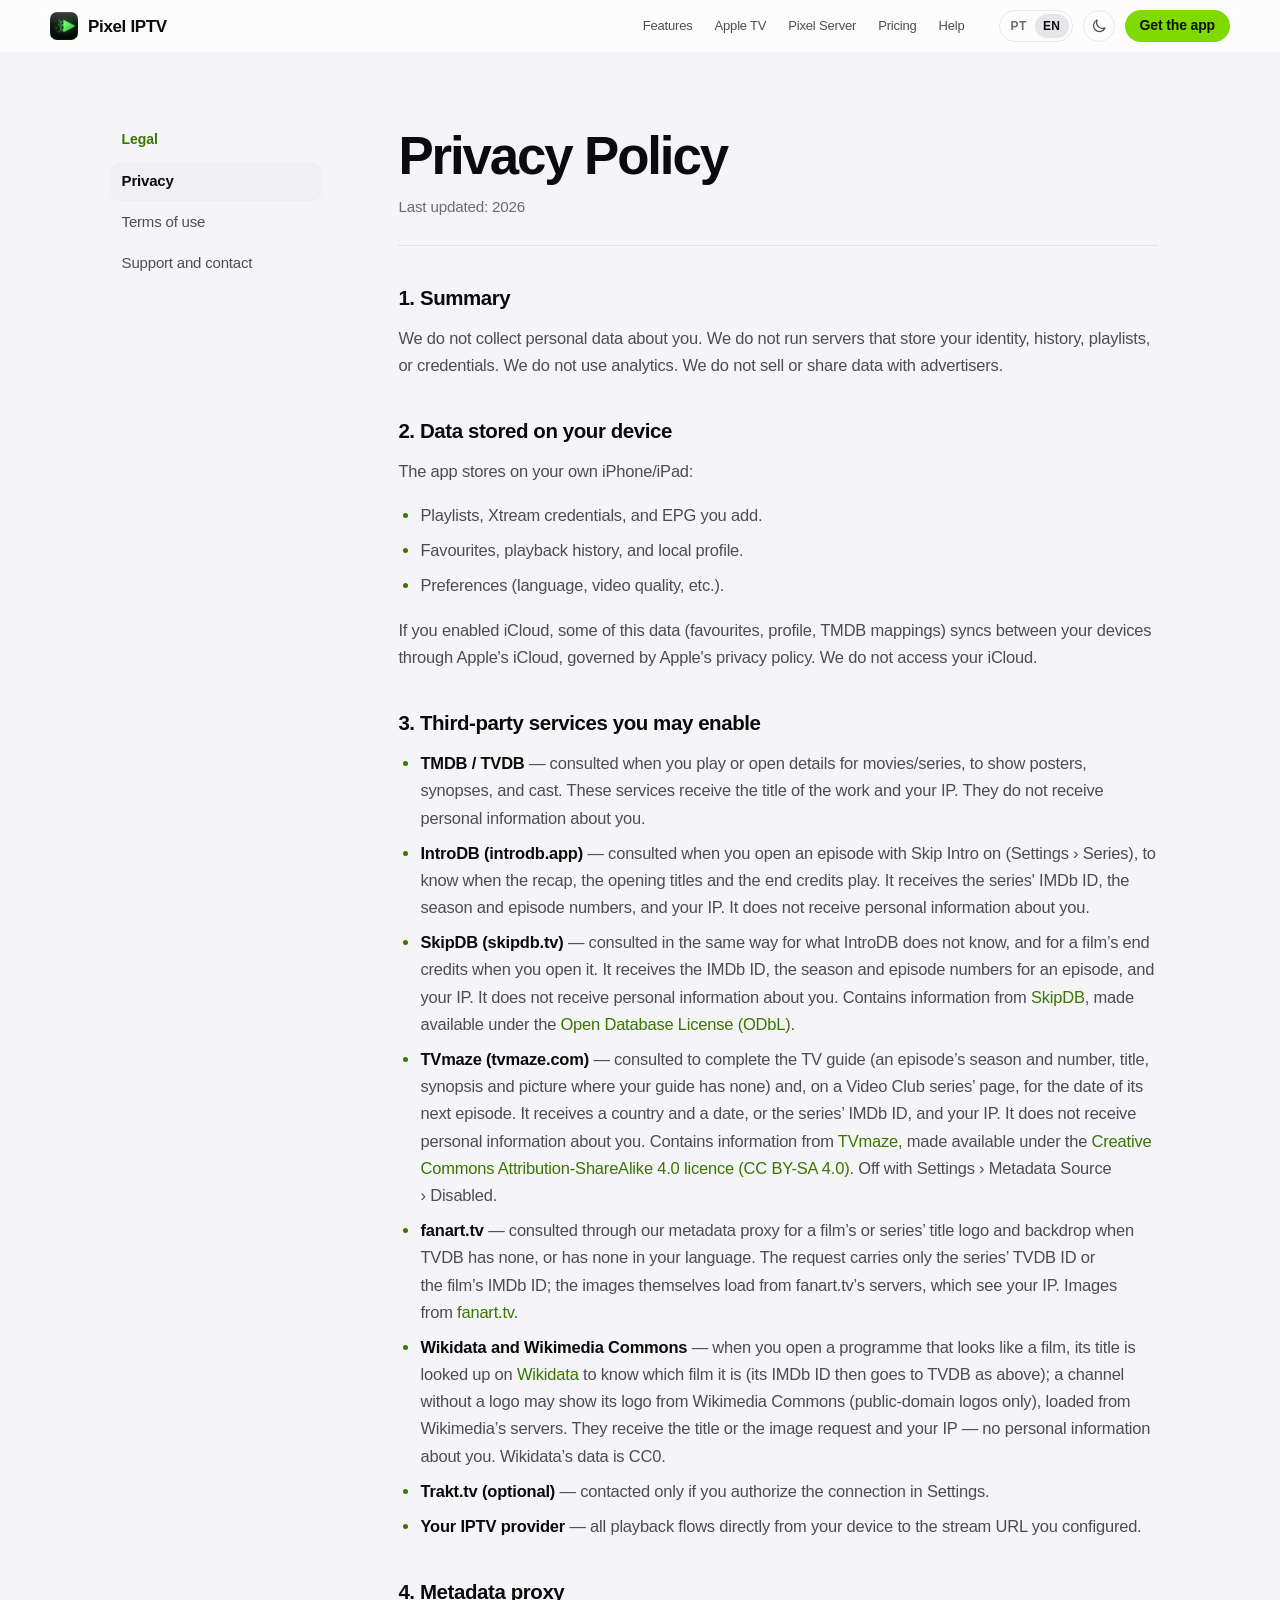
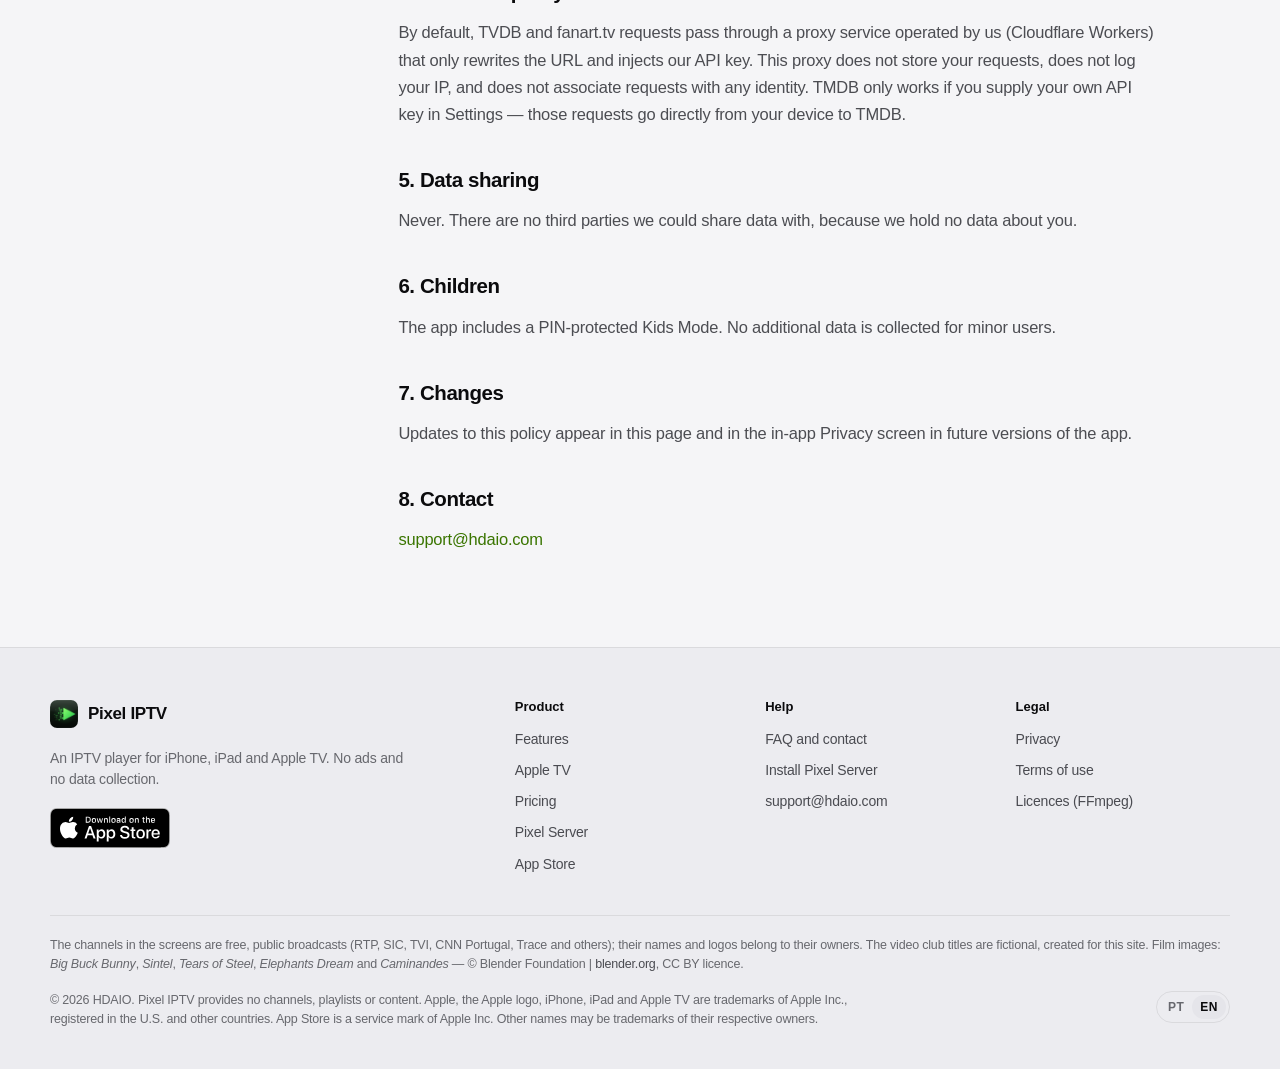
<file: privacy.html>
<!doctype html>
<html lang="en" data-title-pt="Política de Privacidade | Pixel IPTV" data-title-en="Privacy Policy | Pixel IPTV" data-desc-pt="Política de Privacidade da Pixel IPTV." data-desc-en="Pixel IPTV Privacy Policy.">
<head>
<meta charset="utf-8">
<meta name="viewport" content="width=device-width, initial-scale=1, viewport-fit=cover">
<title>Privacy Policy | Pixel IPTV</title>
<meta name="description" content="Pixel IPTV Privacy Policy.">
<link rel="canonical" href="https://www.pixeliptv.pt/privacy.html">
<meta name="theme-color" content="#07080a" media="(prefers-color-scheme: dark)">
<meta name="theme-color" content="#f5f5f7" media="(prefers-color-scheme: light)">
<meta name="color-scheme" content="dark light">
<meta name="apple-itunes-app" content="app-id=6773107337">
<meta property="og:type" content="website">
<meta property="og:site_name" content="Pixel IPTV">
<meta property="og:title" content="Privacy Policy | Pixel IPTV">
<meta property="og:description" content="Pixel IPTV Privacy Policy.">
<meta property="og:url" content="https://www.pixeliptv.pt/privacy.html">
<meta property="og:image" content="https://www.pixeliptv.pt/assets/img/og-image.jpg?v=20261119">
<meta property="og:image:width" content="1200">
<meta property="og:image:height" content="630">
<meta property="og:image:alt" content="Pixel IPTV on iPhone, iPad and Apple TV">
<meta property="og:locale" content="en_GB">
<meta property="og:locale:alternate" content="pt_PT">
<meta name="twitter:card" content="summary_large_image">
<meta name="twitter:title" content="Privacy Policy | Pixel IPTV">
<meta name="twitter:description" content="Pixel IPTV Privacy Policy.">
<meta name="twitter:image" content="https://www.pixeliptv.pt/assets/img/og-image.jpg?v=20261119">
<link rel="icon" href="favicon.ico" sizes="any">
<link rel="icon" type="image/png" href="favicon-32.png" sizes="32x32">
<link rel="apple-touch-icon" href="apple-touch-icon.png">
<script>(function(){var d=document.documentElement,l=null,m=null;d.className+=' js';try{var q=new URLSearchParams(location.search),p=q.get('lang');m=q.get('theme');if(p==='pt'||p==='en')localStorage.setItem('pixel-iptv-lang',p);l=localStorage.getItem('pixel-iptv-lang');if(m!=='light'&&m!=='dark')m=localStorage.getItem('pixel-iptv-theme')}catch(e){}if(m==='light'||m==='dark')d.setAttribute('data-theme',m);if(l!=='pt'&&l!=='en'){l='en';var a=navigator.languages||[navigator.language||''];for(var i=0;i<a.length;i++){if(/^pt/i.test(a[i])){l='pt';break}if(/^en/i.test(a[i]))break}}d.lang=l==='pt'?'pt-PT':'en'})()</script>
<link rel="stylesheet" href="assets/site.css?v=20261119a">
</head>
<body>
<a class="skip" href="#main"><span lang="pt-PT">Saltar para o conteúdo</span><span lang="en">Skip to content</span></a>
<header class="site-header">
  <div class="wrap header-row">
    <a class="brand" href="index.html" aria-label="Pixel IPTV"><img src="assets/img/app-icon-64.png" width="28" height="28" alt=""><span class="brand-name">Pixel IPTV</span></a>
    <nav class="nav" id="site-nav" data-aria-pt="Principal" data-aria-en="Main" aria-label="Main"><a href="index.html#funcionalidades"><span lang="pt-PT">Funcionalidades</span><span lang="en">Features</span></a><a href="index.html#apple-tv">Apple TV</a><a class="ps" href="server.html">Pixel Server</a><a href="index.html#precos"><span lang="pt-PT">Preços</span><span lang="en">Pricing</span></a><a href="support.html"><span lang="pt-PT">Ajuda</span><span lang="en">Help</span></a><div class="nav-extra"><div class="lang-switch" role="group" data-aria-pt="Idioma" data-aria-en="Language" aria-label="Language">
        <button type="button" data-lang="pt" aria-pressed="false" title="Português">PT</button>
        <button type="button" data-lang="en" aria-pressed="false" title="English">EN</button>
      </div><button class="icon-btn theme-btn" type="button" data-aria-pt="Mudar de tema" data-aria-en="Switch theme" aria-label="Switch theme"><svg class="i sun" viewBox="0 0 24 24" fill="none" stroke="currentColor" stroke-width="1.7" stroke-linecap="round" stroke-linejoin="round" aria-hidden="true"><circle cx="12" cy="12" r="4"/><path d="M12 2.5v2M12 19.5v2M2.5 12h2M19.5 12h2M5.3 5.3l1.4 1.4M17.3 17.3l1.4 1.4M5.3 18.7l1.4-1.4M17.3 6.7l1.4-1.4"/></svg><svg class="i moon" viewBox="0 0 24 24" fill="none" stroke="currentColor" stroke-width="1.7" stroke-linecap="round" stroke-linejoin="round" aria-hidden="true"><path d="M20 14.5A8 8 0 0 1 9.5 4a8 8 0 1 0 10.5 10.5z"/></svg></button></div></nav>
    <div class="header-actions">
      <div class="lang-switch" role="group" data-aria-pt="Idioma" data-aria-en="Language" aria-label="Language">
        <button type="button" data-lang="pt" aria-pressed="false" title="Português">PT</button>
        <button type="button" data-lang="en" aria-pressed="false" title="English">EN</button>
      </div>
      <button class="icon-btn theme-btn" type="button" data-aria-pt="Mudar de tema" data-aria-en="Switch theme" aria-label="Switch theme"><svg class="i sun" viewBox="0 0 24 24" fill="none" stroke="currentColor" stroke-width="1.7" stroke-linecap="round" stroke-linejoin="round" aria-hidden="true"><circle cx="12" cy="12" r="4"/><path d="M12 2.5v2M12 19.5v2M2.5 12h2M19.5 12h2M5.3 5.3l1.4 1.4M17.3 17.3l1.4 1.4M5.3 18.7l1.4-1.4M17.3 6.7l1.4-1.4"/></svg><svg class="i moon" viewBox="0 0 24 24" fill="none" stroke="currentColor" stroke-width="1.7" stroke-linecap="round" stroke-linejoin="round" aria-hidden="true"><path d="M20 14.5A8 8 0 0 1 9.5 4a8 8 0 1 0 10.5 10.5z"/></svg></button>
      <a class="btn btn-primary btn-sm header-cta" href="https://apps.apple.com/app/id6773107337" rel="noopener"><span lang="pt-PT">Obter a app</span><span lang="en">Get the app</span></a>
      <button class="icon-btn menu-btn" type="button" aria-controls="site-nav" aria-expanded="false" data-aria-pt="Menu" data-aria-en="Menu" aria-label="Menu"><svg class="i chev-i" viewBox="0 0 24 24" fill="none" stroke="currentColor" stroke-width="1.8" stroke-linecap="round" stroke-linejoin="round" aria-hidden="true"><path d="M6 9.5l6 6 6-6"/></svg></button>
    </div>
  </div>
</header>

<main id="main" class="legal-page">
  <div class="wrap legal-wrap">
    <nav class="legal-nav" data-aria-pt="Documentos" data-aria-en="Documents" aria-label="Documents"><p class="eyebrow">Legal</p><a href="privacy.html" aria-current="page"><span lang="pt-PT">Privacidade</span><span lang="en">Privacy</span></a><a href="terms.html"><span lang="pt-PT">Termos de utilização</span><span lang="en">Terms of use</span></a><a href="support.html"><span lang="pt-PT">Ajuda e contacto</span><span lang="en">Support and contact</span></a></nav>
    <article class="legal">
<section lang="en">
        <h1>Privacy Policy</h1>
        <p class="subtitle">Last updated: 2026</p>

        <h2>1. Summary</h2>
        <p>We do not collect personal data about you. We do not run servers that store your identity, history,
            playlists, or credentials. We do not use analytics. We do not sell or share data with advertisers.</p>

        <h2>2. Data stored on your device</h2>
        <p>The app stores on your own iPhone/iPad:</p>
        <ul>
            <li>Playlists, Xtream credentials, and EPG you add.</li>
            <li>Favourites, playback history, and local profile.</li>
            <li>Preferences (language, video quality, etc.).</li>
        </ul>
        <p>If you enabled iCloud, some of this data (favourites, profile, TMDB mappings) syncs between your devices
            through Apple's iCloud, governed by Apple's privacy policy. We do not access your iCloud.</p>

        <h2>3. Third-party services you may enable</h2>
        <ul>
            <li><strong>TMDB / TVDB</strong> — consulted when you play or open details for movies/series, to show
                posters, synopses, and cast. These services receive the title of the work and your IP. They do not
                receive personal information about you.</li>
            <li><strong>IntroDB (introdb.app)</strong> — consulted when you open an episode with Skip Intro on
                (Settings › Series), to know when the recap, the opening titles and the end credits play. It receives
                the series' IMDb ID, the season and episode numbers, and your IP. It does not receive personal
                information about you.</li>
            <li><strong>SkipDB (skipdb.tv)</strong> — consulted in the same way for what IntroDB does not know, and
                for a film’s end credits when you open it. It receives the IMDb ID, the season and episode numbers
                for an episode, and your IP. It does not receive personal information about you. Contains information from <a href="https://skipdb.tv">SkipDB</a>, made
                available under the <a href="https://opendatacommons.org/licenses/odbl/1-0/">Open Database License
                (ODbL)</a>.</li>
            <li><strong>TVmaze (tvmaze.com)</strong> — consulted to complete the TV guide (an episode’s season and
                number, title, synopsis and picture where your guide has none) and, on a Video Club series’ page, for
                the date of its next episode. It receives a country and a date, or the series’ IMDb ID, and your IP.
                It does not receive personal information about you. Contains information from
                <a href="https://www.tvmaze.com">TVmaze</a>, made available under the
                <a href="https://creativecommons.org/licenses/by-sa/4.0/">Creative Commons Attribution-ShareAlike 4.0
                licence (CC BY-SA 4.0)</a>. Off with Settings › Metadata Source › Disabled.</li>
            <li><strong>fanart.tv</strong> — consulted through our metadata proxy for a film’s or series’ title logo and
                backdrop when TVDB has none, or has none in your language. The request carries only the series’ TVDB ID or the
                film’s IMDb ID; the images themselves load from fanart.tv’s servers, which see your IP. Images from
                <a href="https://fanart.tv">fanart.tv</a>.</li>
            <li><strong>Wikidata and Wikimedia Commons</strong> — when you open a programme that looks like a film, its
                title is looked up on <a href="https://www.wikidata.org">Wikidata</a> to know which film it is (its IMDb
                ID then goes to TVDB as above); a channel without a logo may show its logo from Wikimedia Commons
                (public-domain logos only), loaded from Wikimedia’s servers. They receive the title or the image request
                and your IP — no personal information about you. Wikidata’s data is CC0.</li>
            <li><strong>Trakt.tv (optional)</strong> — contacted only if you authorize the connection in Settings.</li>
            <li><strong>Your IPTV provider</strong> — all playback flows directly from your device to the stream URL you
                configured.</li>
        </ul>

        <h2>4. Metadata proxy</h2>
        <p>By default, TVDB and fanart.tv requests pass through a proxy service operated by us (Cloudflare Workers) that only
            rewrites the URL and injects our API key. This proxy does not store your requests, does not log your IP, and
            does not associate requests with any identity. TMDB only works if you supply your own API key in Settings —
            those requests go directly from your device to TMDB.</p>

        <h2>5. Data sharing</h2>
        <p>Never. There are no third parties we could share data with, because we hold no data about you.</p>

        <h2>6. Children</h2>
        <p>The app includes a PIN-protected Kids Mode. No additional data is collected for minor users.</p>

        <h2>7. Changes</h2>
        <p>Updates to this policy appear in this page and in the in-app Privacy screen in future versions of the app.
        </p>

        <h2>8. Contact</h2>
        <p><a href="mailto:support@hdaio.com">support@hdaio.com</a></p>
    </section>

<section lang="pt">
        <h1>Política de Privacidade</h1>
        <p class="subtitle">Última actualização: 2026</p>

        <h2>1. Resumo</h2>
        <p>Não recolhemos dados pessoais sobre ti. Não temos servidores que guardem a tua identidade, histórico, listas
            ou credenciais. Não usamos analytics. Não vendemos nem partilhamos dados com anunciantes.</p>

        <h2>2. Dados guardados no teu dispositivo</h2>
        <p>A app guarda no teu próprio iPhone/iPad:</p>
        <ul>
            <li>Listas, credenciais Xtream e EPG que tu adicionas.</li>
            <li>Favoritos, histórico de reprodução e perfil local.</li>
            <li>Preferências (idioma, qualidade de vídeo, etc.).</li>
        </ul>
        <p>Se ativaste o iCloud, alguns destes dados (favoritos, perfil, mapeamento de TMDB) sincronizam entre os teus
            dispositivos via iCloud, que pertence à Apple e segue a política de privacidade da Apple. Nós não acedemos a
            esse iCloud.</p>

        <h2>3. Serviços de terceiros que podes ativar</h2>
        <ul>
            <li><strong>TMDB / TVDB</strong> — consultados quando reproduzes ou abres detalhes de filmes/séries,
                para mostrar cartazes, sinopses e elenco. Estes serviços recebem o título da obra e o teu IP.
                Não recebem informação pessoal tua.</li>
            <li><strong>IntroDB (introdb.app)</strong> — consultado quando abres um episódio com «Saltar genérico»
                ligado (Definições › Séries), para saber quando passam o resumo, o genérico de abertura e o genérico
                final. Recebe o código IMDb da série, os números da temporada e do episódio e o teu IP. Não recebe
                informação pessoal tua.</li>
            <li><strong>SkipDB (skipdb.tv)</strong> — consultado da mesma forma para o que o IntroDB não sabe e,
                quando abres um filme, para o genérico final. Recebe o código IMDb, os números da temporada e do
                episódio num episódio, e o teu IP. Não recebe informação pessoal tua. Contém informação do <a href="https://skipdb.tv">SkipDB</a>, disponibilizada
                ao abrigo da <a href="https://opendatacommons.org/licenses/odbl/1-0/">Open Database License
                (ODbL)</a>.</li>
            <li><strong>TVmaze (tvmaze.com)</strong> — consultado para completar o guia de TV (a temporada e o número
                de um episódio, o título, a sinopse e a imagem quando o teu guia não os tem) e, na página de uma série
                do Videoclube, para a data do próximo episódio. Recebe um país e uma data, ou o código IMDb da série, e
                o teu IP. Não recebe informação pessoal tua. Contém informação do <a href="https://www.tvmaze.com">TVmaze</a>,
                disponibilizada ao abrigo da licença <a href="https://creativecommons.org/licenses/by-sa/4.0/">Creative
                Commons Atribuição-CompartilhaIgual 4.0 (CC BY-SA 4.0)</a>. Desliga-se em Definições › Fonte de
                Metadados › Desligado.</li>
            <li><strong>fanart.tv</strong> — consultado através do nosso proxy de metadados para o logótipo do título e
                a imagem de fundo de um filme ou série quando o TVDB não os tem, ou não os tem na tua língua. O pedido leva
                só o código TVDB da série ou o código IMDb do filme; as imagens vêm dos servidores do fanart.tv, que veem o teu IP. Imagens do
                <a href="https://fanart.tv">fanart.tv</a>.</li>
            <li><strong>Wikidata e Wikimedia Commons</strong> — quando abres um programa que parece um filme, o título é
                procurado no <a href="https://www.wikidata.org">Wikidata</a> para saber que filme é (o código IMDb vai
                depois para o TVDB, como acima); um canal sem logótipo pode mostrar o seu logótipo do Wikimedia Commons
                (só logótipos em domínio público), descarregado dos servidores da Wikimedia. Recebem o título ou o pedido
                da imagem e o teu IP — nenhuma informação pessoal tua. Os dados do Wikidata são CC0.</li>
            <li><strong>Trakt.tv (opcional)</strong> — só é contactado se autorizares a ligação nas Definições.</li>
            <li><strong>O teu fornecedor de IPTV</strong> — toda a reprodução passa diretamente do teu dispositivo para
                a URL de stream que tu configuraste.</li>
        </ul>

        <h2>4. Proxy de metadados</h2>
        <p>Por defeito, os pedidos a TVDB passam por um serviço proxy operado por nós (Cloudflare Workers) que
            apenas reescreve a URL e injeta a nossa chave de API. Este proxy não guarda os teus pedidos, não regista o
            teu IP e não associa pedidos a nenhuma identidade. O TMDB só funciona se forneceres a tua própria chave nas
            Definições — esses pedidos vão directamente do teu dispositivo para a TMDB.</p>

        <h2>5. Partilha de dados</h2>
        <p>Nunca. Não há terceiros para quem possamos partilhar dados, porque não temos dados teus.</p>

        <h2>6. Crianças</h2>
        <p>A app inclui Modo Crianças com PIN. Nenhum dado adicional é recolhido para utilizadores menores.</p>

        <h2>7. Alterações</h2>
        <p>Atualizações a esta política aparecem nesta página e no ecrã de Privacidade in-app em futuras versões da app.
        </p>

        <h2>8. Contacto</h2>
        <p><a href="mailto:support@hdaio.com">support@hdaio.com</a></p>
    </section>
</article>
  </div>
</main>
<footer class="site-footer">
  <div class="wrap">
    <div class="footer-grid">
      <div class="footer-brand">
        <a class="brand" href="index.html"><img src="assets/img/app-icon-64.png" width="28" height="28" alt=""><span>Pixel IPTV</span></a>
        <p><span lang="pt-PT">Um leitor de IPTV para iPhone, iPad e Apple TV. Sem publicidade e sem recolha de dados.</span><span lang="en">An IPTV player for iPhone, iPad and Apple TV. No ads and no data collection.</span></p>
        <a class="badge-link sm" href="https://apps.apple.com/app/id6773107337" rel="noopener"><img class="b-dark" lang="pt-PT" src="assets/badges/app-store-pt-white.svg" width="150" height="50" alt="Descarregar na App Store" loading="lazy"><img class="b-dark" lang="en" src="assets/badges/app-store-en-white.svg" width="150" height="50" alt="Download on the App Store" loading="lazy"><img class="b-light" lang="pt-PT" src="assets/badges/app-store-pt.svg" width="150" height="50" alt="Descarregar na App Store" loading="lazy"><img class="b-light" lang="en" src="assets/badges/app-store-en.svg" width="150" height="50" alt="Download on the App Store" loading="lazy"></a>
      </div>
      <details class="foot-col" open>
        <summary class="foot-h"><span><span lang="pt-PT">Produto</span><span lang="en">Product</span></span><svg class="fchev" viewBox="0 0 24 24" fill="none" stroke="currentColor" stroke-width="2" stroke-linecap="round" stroke-linejoin="round" aria-hidden="true"><path d="M6 9.5l6 6 6-6"/></svg></summary>
        <ul>
          <li><a href="index.html#funcionalidades"><span lang="pt-PT">Funcionalidades</span><span lang="en">Features</span></a></li>
          <li><a href="index.html#apple-tv">Apple TV</a></li>
          <li><a href="index.html#precos"><span lang="pt-PT">Preços</span><span lang="en">Pricing</span></a></li>
          <li class="ps"><a class="ps" href="server.html">Pixel Server</a></li>
          <li><a href="https://apps.apple.com/app/id6773107337" rel="noopener">App Store</a></li>
        </ul>
      </details>
      <details class="foot-col" open>
        <summary class="foot-h"><span><span lang="pt-PT">Ajuda</span><span lang="en">Help</span></span><svg class="fchev" viewBox="0 0 24 24" fill="none" stroke="currentColor" stroke-width="2" stroke-linecap="round" stroke-linejoin="round" aria-hidden="true"><path d="M6 9.5l6 6 6-6"/></svg></summary>
        <ul>
          <li><a href="support.html"><span lang="pt-PT">Perguntas e contacto</span><span lang="en">FAQ and contact</span></a></li>
          <li class="ps"><a href="server.html#instalar"><span lang="pt-PT">Instalar o Pixel Server</span><span lang="en">Install Pixel Server</span></a></li>
          <li><a href="mailto:support@hdaio.com">support@hdaio.com</a></li>
        </ul>
      </details>
      <details class="foot-col" open>
        <summary class="foot-h"><span><span lang="pt-PT">Legal</span><span lang="en">Legal</span></span><svg class="fchev" viewBox="0 0 24 24" fill="none" stroke="currentColor" stroke-width="2" stroke-linecap="round" stroke-linejoin="round" aria-hidden="true"><path d="M6 9.5l6 6 6-6"/></svg></summary>
        <ul>
          <li><a href="privacy.html"><span lang="pt-PT">Privacidade</span><span lang="en">Privacy</span></a></li>
          <li><a href="terms.html"><span lang="pt-PT">Termos de utilização</span><span lang="en">Terms of use</span></a></li>
          <li><a href="licenses/ffmpeg-notice.txt"><span lang="pt-PT">Licenças (FFmpeg)</span><span lang="en">Licences (FFmpeg)</span></a></li>
        </ul>
      </details>
    </div>
    <p class="credits"><span lang="pt-PT">Os canais nas capturas são emissões gratuitas e públicas (RTP, SIC, TVI, CNN Portugal, Trace e outros); as marcas e os logótipos pertencem aos seus donos. Os filmes do videoclube são fictícios, criados para este site. Imagens de filmes: <i>Big Buck Bunny</i>, <i>Sintel</i>, <i>Tears of Steel</i>, <i>Elephants Dream</i> e <i>Caminandes</i> — © Blender Foundation | <a href="https://www.blender.org" rel="noopener">blender.org</a>, licença CC BY.</span><span lang="en">The channels in the screens are free, public broadcasts (RTP, SIC, TVI, CNN Portugal, Trace and others); their names and logos belong to their owners. The video club titles are fictional, created for this site. Film images: <i>Big Buck Bunny</i>, <i>Sintel</i>, <i>Tears of Steel</i>, <i>Elephants Dream</i> and <i>Caminandes</i> — © Blender Foundation | <a href="https://www.blender.org" rel="noopener">blender.org</a>, CC BY licence.</span></p>
    <div class="footer-legal">
      <p>© <span data-year>2026</span> HDAIO. <span lang="pt-PT">A Pixel IPTV não fornece canais, listas nem conteúdos.</span><span lang="en">Pixel IPTV provides no channels, playlists or content.</span>
      <span lang="pt-PT">Apple, o logótipo da Apple, iPhone, iPad e Apple TV são marcas comerciais da Apple Inc., registadas nos EUA e noutros países. App Store é uma marca de serviço da Apple Inc. Os restantes nomes podem ser marcas dos respetivos donos.</span><span lang="en">Apple, the Apple logo, iPhone, iPad and Apple TV are trademarks of Apple Inc., registered in the U.S. and other countries. App Store is a service mark of Apple Inc. Other names may be trademarks of their respective owners.</span></p>
      <div class="lang-switch" role="group" data-aria-pt="Idioma" data-aria-en="Language" aria-label="Language">
        <button type="button" data-lang="pt" aria-pressed="false">PT</button>
        <button type="button" data-lang="en" aria-pressed="false">EN</button>
      </div>
    </div>
  </div>
</footer>
<script src="assets/site.js?v=20261119a" defer></script>
</body>
</html>
</file>
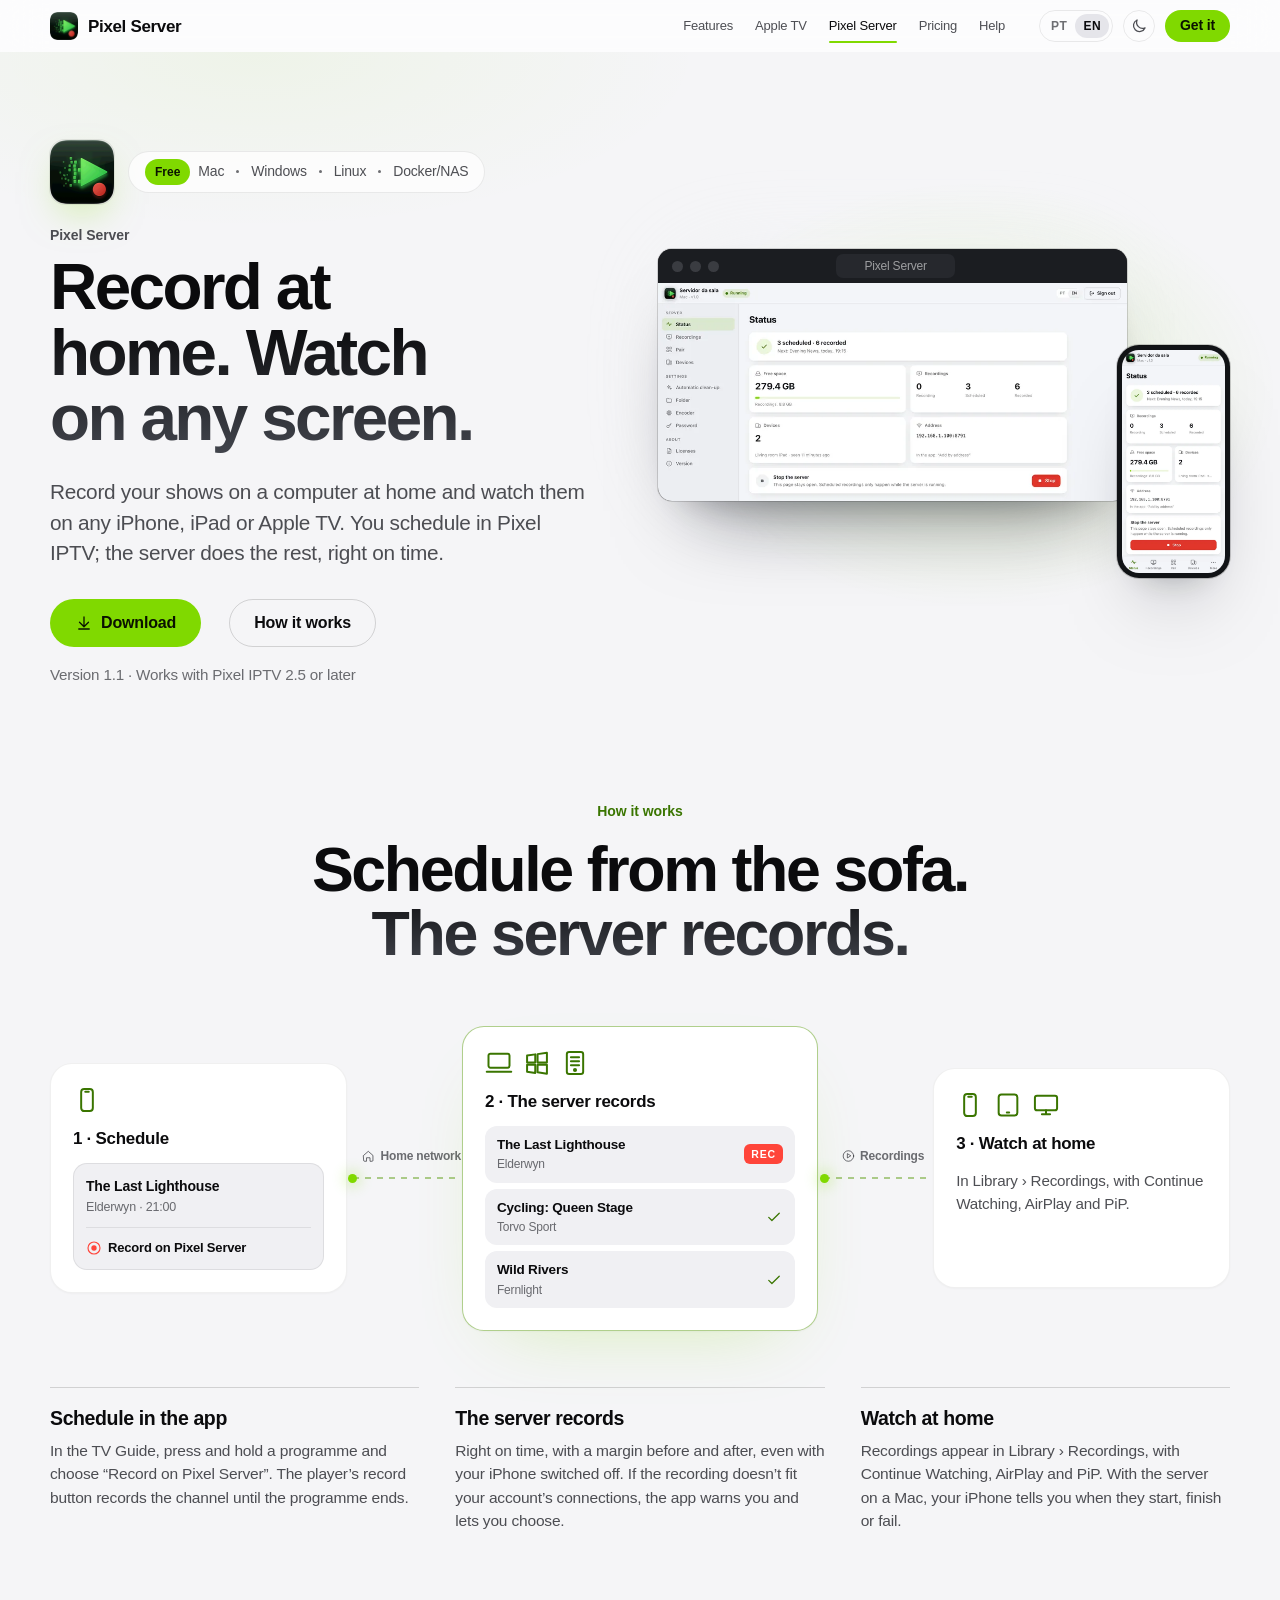
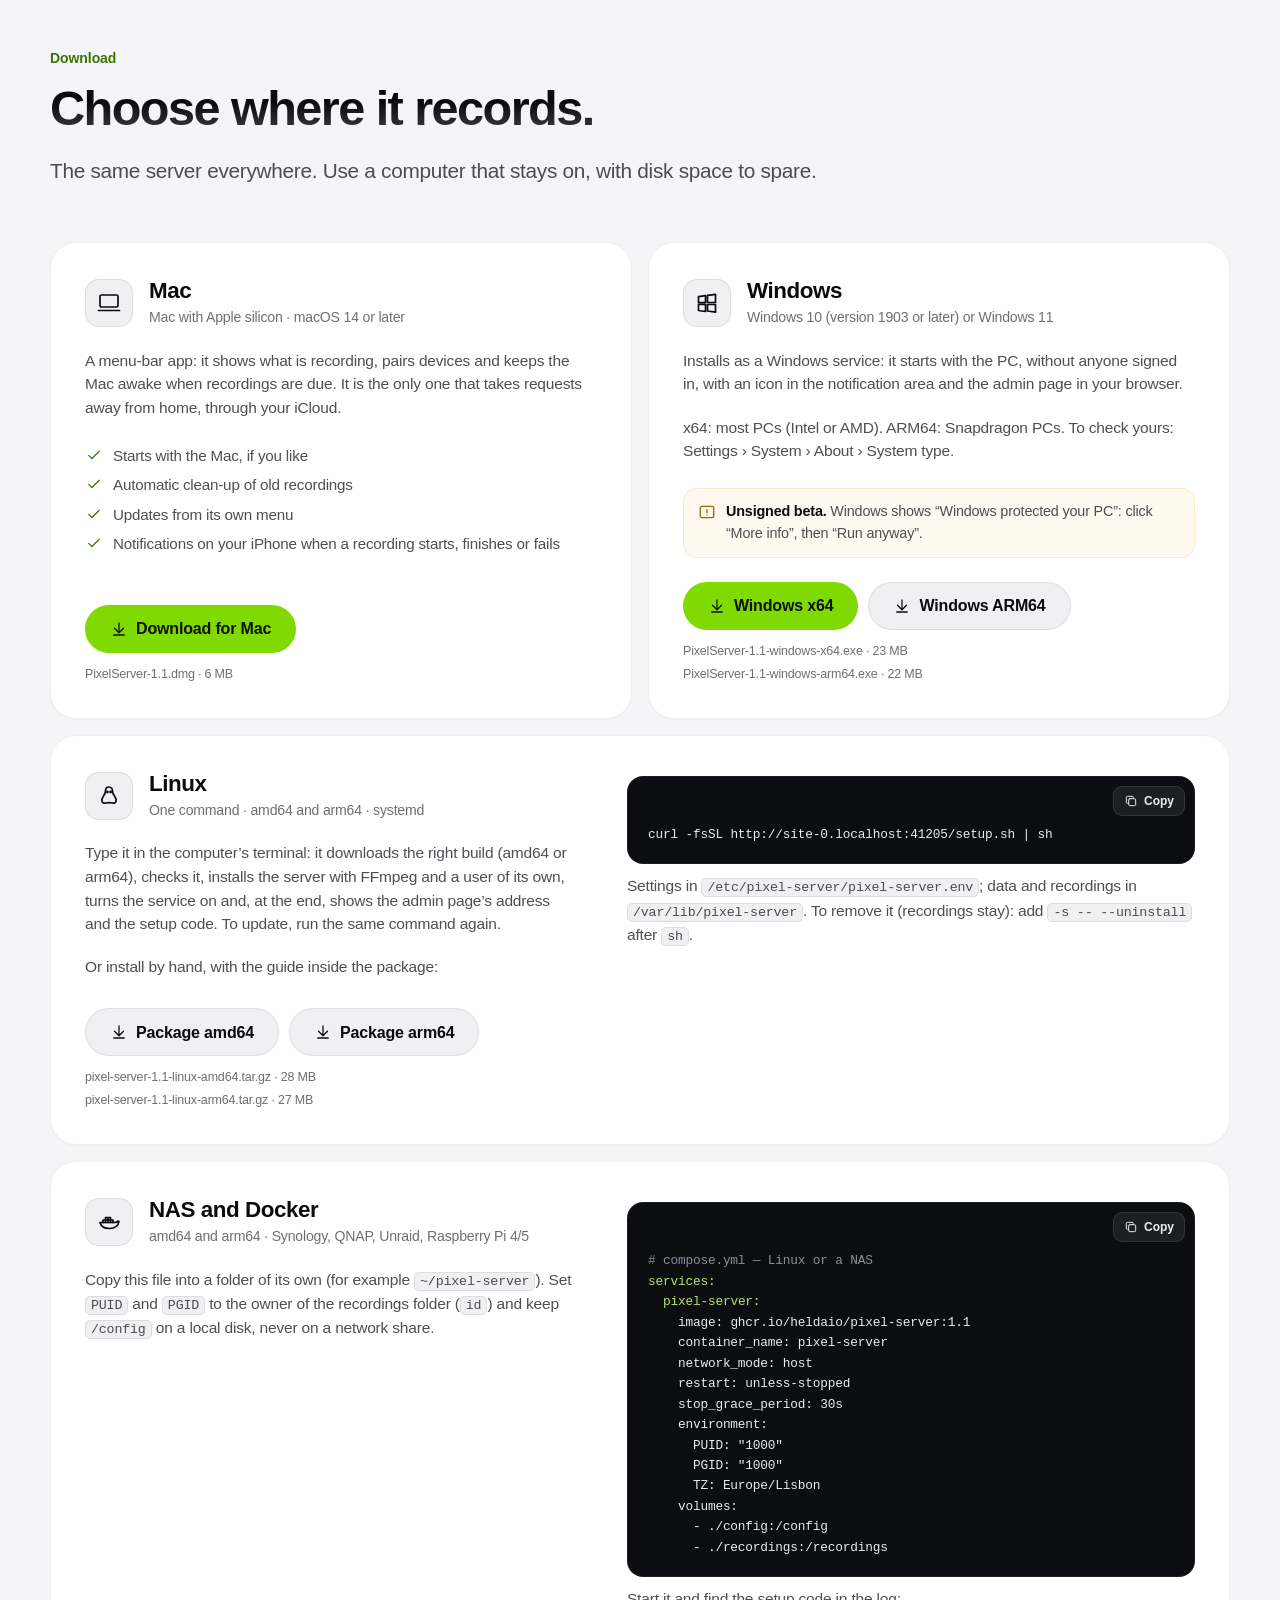
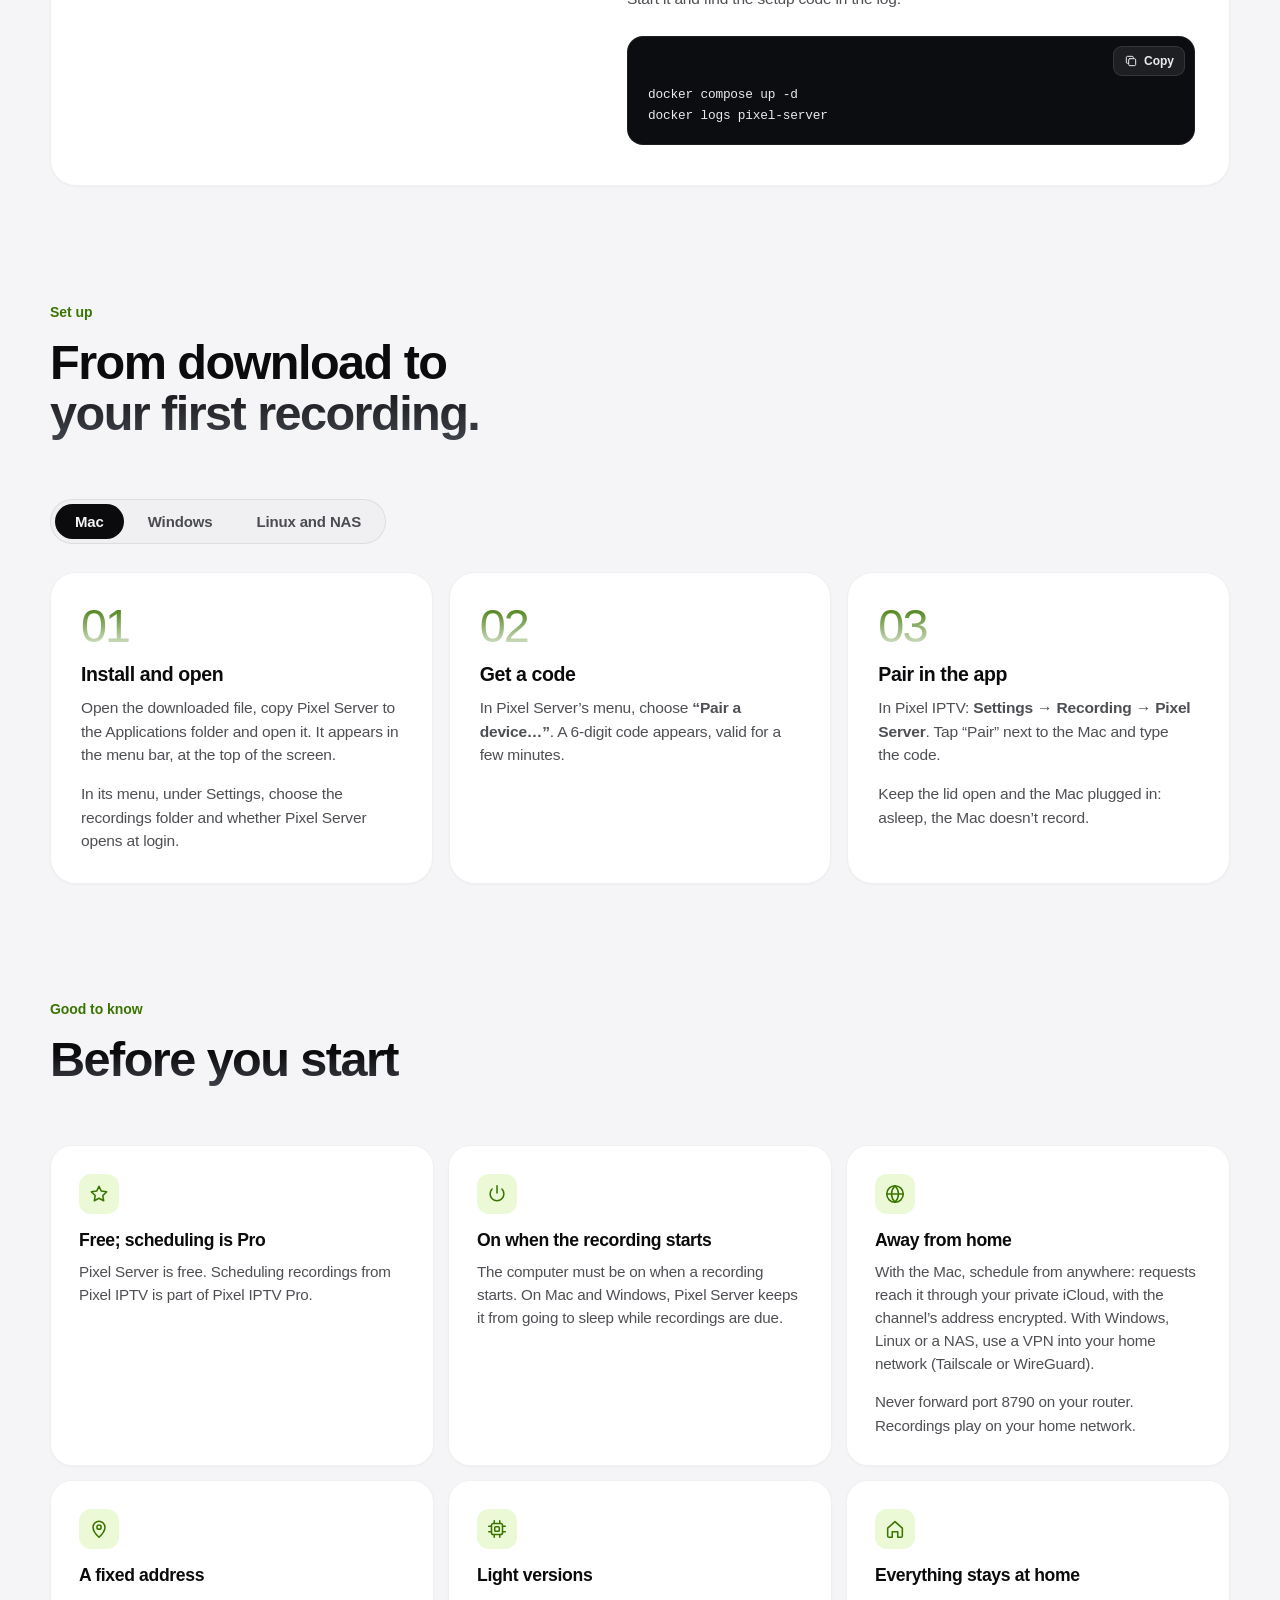
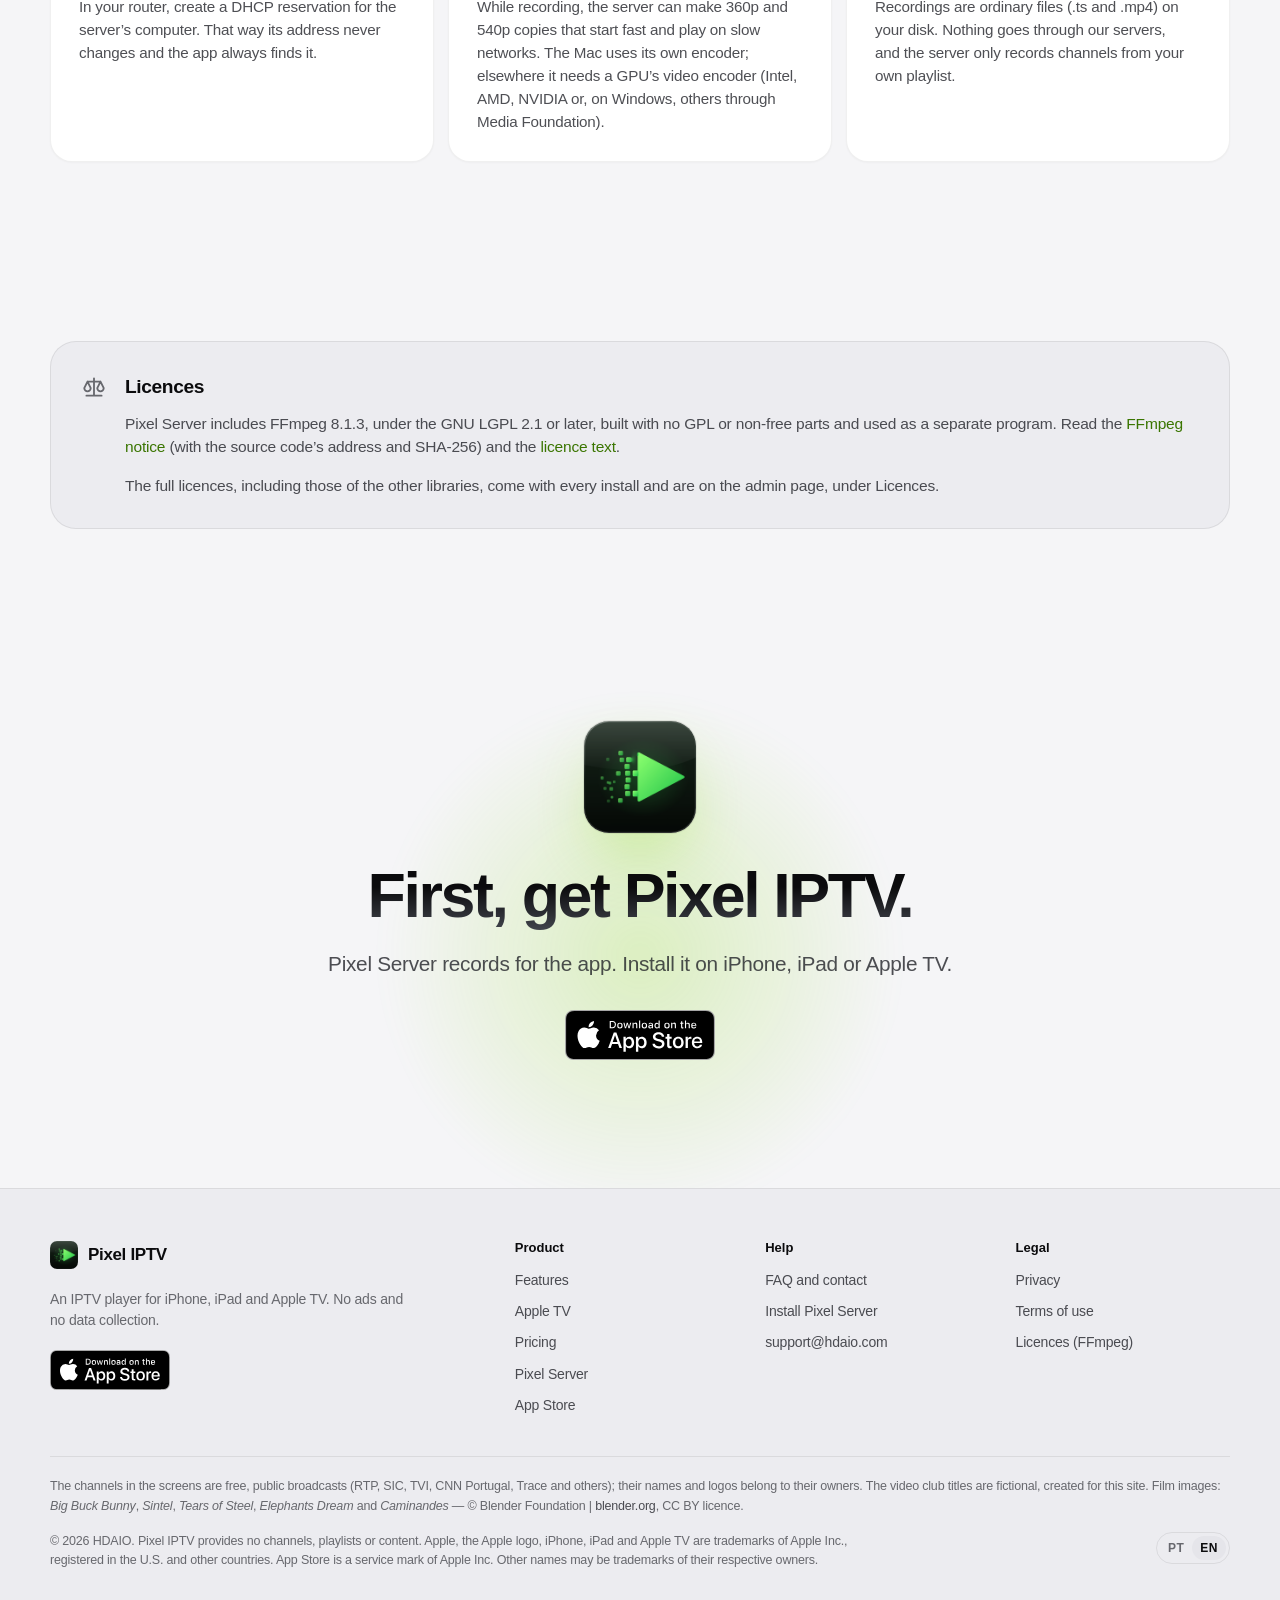
<file: server.html>
<!doctype html>
<html lang="en" data-title-pt="Pixel Server — Grava os teus programas em casa | Pixel IPTV" data-title-en="Pixel Server — Record your shows at home | Pixel IPTV" data-desc-pt="O Pixel Server é gratuito: grava os teus programas num Mac, PC com Windows, Linux ou NAS e vê-os em qualquer iPhone, iPad ou Apple TV com a Pixel IPTV." data-desc-en="Pixel Server is free: it records your shows on a Mac, Windows PC, Linux or a NAS, and plays them on any iPhone, iPad or Apple TV with Pixel IPTV.">
<head>
<meta charset="utf-8">
<meta name="viewport" content="width=device-width, initial-scale=1, viewport-fit=cover">
<!-- Pixel Server hidden until 2.5 is on sale (README): delete this line on launch day. -->
<title>Pixel Server — Record your shows at home | Pixel IPTV</title>
<meta name="description" content="Pixel Server is free: it records your shows on a Mac, Windows PC, Linux or a NAS, and plays them on any iPhone, iPad or Apple TV with Pixel IPTV.">
<link rel="canonical" href="https://www.pixeliptv.pt/server.html">
<meta name="theme-color" content="#07080a" media="(prefers-color-scheme: dark)">
<meta name="theme-color" content="#f5f5f7" media="(prefers-color-scheme: light)">
<meta name="color-scheme" content="dark light">
<meta name="apple-itunes-app" content="app-id=6773107337">
<meta property="og:type" content="website">
<meta property="og:site_name" content="Pixel IPTV">
<meta property="og:title" content="Pixel Server — Record your shows at home | Pixel IPTV">
<meta property="og:description" content="Pixel Server is free: it records your shows on a Mac, Windows PC, Linux or a NAS, and plays them on any iPhone, iPad or Apple TV with Pixel IPTV.">
<meta property="og:url" content="https://www.pixeliptv.pt/server.html">
<meta property="og:image" content="https://www.pixeliptv.pt/assets/img/og-image.jpg?v=20261119">
<meta property="og:image:width" content="1200">
<meta property="og:image:height" content="630">
<meta property="og:image:alt" content="Pixel IPTV on iPhone, iPad and Apple TV">
<meta property="og:locale" content="en_GB">
<meta property="og:locale:alternate" content="pt_PT">
<meta name="twitter:card" content="summary_large_image">
<meta name="twitter:title" content="Pixel Server — Record your shows at home | Pixel IPTV">
<meta name="twitter:description" content="Pixel Server is free: it records your shows on a Mac, Windows PC, Linux or a NAS, and plays them on any iPhone, iPad or Apple TV with Pixel IPTV.">
<meta name="twitter:image" content="https://www.pixeliptv.pt/assets/img/og-image.jpg?v=20261119">
<link rel="icon" href="favicon.ico" sizes="any">
<link rel="icon" type="image/png" href="favicon-32.png" sizes="32x32">
<link rel="apple-touch-icon" href="apple-touch-icon.png">
<script>(function(){var d=document.documentElement,l=null,m=null;d.className+=' js';try{var q=new URLSearchParams(location.search),p=q.get('lang');m=q.get('theme');if(p==='pt'||p==='en')localStorage.setItem('pixel-iptv-lang',p);l=localStorage.getItem('pixel-iptv-lang');if(m!=='light'&&m!=='dark')m=localStorage.getItem('pixel-iptv-theme')}catch(e){}if(m==='light'||m==='dark')d.setAttribute('data-theme',m);if(l!=='pt'&&l!=='en'){l='en';var a=navigator.languages||[navigator.language||''];for(var i=0;i<a.length;i++){if(/^pt/i.test(a[i])){l='pt';break}if(/^en/i.test(a[i]))break}}d.lang=l==='pt'?'pt-PT':'en'})()</script>
<link rel="stylesheet" href="assets/site.css?v=20261119a">
</head>
<body>
<a class="skip" href="#main"><span lang="pt-PT">Saltar para o conteúdo</span><span lang="en">Skip to content</span></a>
<header class="site-header">
  <div class="wrap header-row">
    <a class="brand" href="index.html" aria-label="Pixel Server"><img src="assets/img/server-icon-64.png" width="28" height="28" alt=""><span class="brand-name">Pixel Server</span></a>
    <nav class="nav" id="site-nav" data-aria-pt="Principal" data-aria-en="Main" aria-label="Main"><a href="index.html#funcionalidades"><span lang="pt-PT">Funcionalidades</span><span lang="en">Features</span></a><a href="index.html#apple-tv">Apple TV</a><a href="server.html" aria-current="page">Pixel Server</a><a href="index.html#precos"><span lang="pt-PT">Preços</span><span lang="en">Pricing</span></a><a href="support.html"><span lang="pt-PT">Ajuda</span><span lang="en">Help</span></a><div class="nav-extra"><div class="lang-switch" role="group" data-aria-pt="Idioma" data-aria-en="Language" aria-label="Language">
        <button type="button" data-lang="pt" aria-pressed="false" title="Português">PT</button>
        <button type="button" data-lang="en" aria-pressed="false" title="English">EN</button>
      </div><button class="icon-btn theme-btn" type="button" data-aria-pt="Mudar de tema" data-aria-en="Switch theme" aria-label="Switch theme"><svg class="i sun" viewBox="0 0 24 24" fill="none" stroke="currentColor" stroke-width="1.7" stroke-linecap="round" stroke-linejoin="round" aria-hidden="true"><circle cx="12" cy="12" r="4"/><path d="M12 2.5v2M12 19.5v2M2.5 12h2M19.5 12h2M5.3 5.3l1.4 1.4M17.3 17.3l1.4 1.4M5.3 18.7l1.4-1.4M17.3 6.7l1.4-1.4"/></svg><svg class="i moon" viewBox="0 0 24 24" fill="none" stroke="currentColor" stroke-width="1.7" stroke-linecap="round" stroke-linejoin="round" aria-hidden="true"><path d="M20 14.5A8 8 0 0 1 9.5 4a8 8 0 1 0 10.5 10.5z"/></svg></button></div></nav>
    <div class="header-actions">
      <div class="lang-switch" role="group" data-aria-pt="Idioma" data-aria-en="Language" aria-label="Language">
        <button type="button" data-lang="pt" aria-pressed="false" title="Português">PT</button>
        <button type="button" data-lang="en" aria-pressed="false" title="English">EN</button>
      </div>
      <button class="icon-btn theme-btn" type="button" data-aria-pt="Mudar de tema" data-aria-en="Switch theme" aria-label="Switch theme"><svg class="i sun" viewBox="0 0 24 24" fill="none" stroke="currentColor" stroke-width="1.7" stroke-linecap="round" stroke-linejoin="round" aria-hidden="true"><circle cx="12" cy="12" r="4"/><path d="M12 2.5v2M12 19.5v2M2.5 12h2M19.5 12h2M5.3 5.3l1.4 1.4M17.3 17.3l1.4 1.4M5.3 18.7l1.4-1.4M17.3 6.7l1.4-1.4"/></svg><svg class="i moon" viewBox="0 0 24 24" fill="none" stroke="currentColor" stroke-width="1.7" stroke-linecap="round" stroke-linejoin="round" aria-hidden="true"><path d="M20 14.5A8 8 0 0 1 9.5 4a8 8 0 1 0 10.5 10.5z"/></svg></button>
      <a class="btn btn-primary btn-sm header-cta" href="#transferir"><span lang="pt-PT">Transferir</span><span lang="en">Get it</span></a>
      <button class="icon-btn menu-btn" type="button" aria-controls="site-nav" aria-expanded="false" data-aria-pt="Menu" data-aria-en="Menu" aria-label="Menu"><svg class="i chev-i" viewBox="0 0 24 24" fill="none" stroke="currentColor" stroke-width="1.8" stroke-linecap="round" stroke-linejoin="round" aria-hidden="true"><path d="M6 9.5l6 6 6-6"/></svg></button>
    </div>
  </div>
</header>

<main id="main">
  <section class="hero page-hero server-hero" aria-labelledby="ps-h">
    <div class="wrap hero-grid">
      <div class="hero-copy">
        <div class="ps-head"><img src="assets/img/server-icon-256.png" width="64" height="64" alt=""><p class="hero-devices"><span class="tag-new"><span lang="pt-PT">Grátis</span><span lang="en">Free</span></span> <svg class="i" viewBox="0 0 24 24" fill="none" stroke="currentColor" stroke-width="1.7" stroke-linecap="round" stroke-linejoin="round" aria-hidden="true"><rect x="3" y="4" width="18" height="12" rx="1.6"/><path d="M1.5 19.5h21"/></svg> Mac <i></i> <svg class="i" viewBox="0 0 24 24" fill="none" stroke="currentColor" stroke-width="1.7" stroke-linecap="round" stroke-linejoin="round" aria-hidden="true"><path d="M3.5 5.6l7-1v7h-7zM12.5 4.4l8-1.1v8.2h-8zM3.5 13.5h7v7l-7-1zM12.5 13.5h8v7.7l-8-1.2z"/></svg> Windows <i></i> <svg class="i" viewBox="0 0 24 24" fill="none" stroke="currentColor" stroke-width="1.7" stroke-linecap="round" stroke-linejoin="round" aria-hidden="true"><path d="M12 3c-2.3 0-3.6 1.9-3.6 4.4 0 1.6-.6 2.6-1.6 4-1.3 1.8-2.3 3.9-1.8 6 .3 1.4 2 2.1 3.4 1.6.9-.3 1.7-.4 3.6-.4s2.7.1 3.6.4c1.4.5 3.1-.2 3.4-1.6.5-2.1-.5-4.2-1.8-6-1-1.4-1.6-2.4-1.6-4C15.6 4.9 14.3 3 12 3z"/><circle cx="10.4" cy="8" r=".6" fill="currentColor"/><circle cx="13.6" cy="8" r=".6" fill="currentColor"/></svg> Linux <i></i> <svg class="i" viewBox="0 0 24 24" fill="none" stroke="currentColor" stroke-width="1.7" stroke-linecap="round" stroke-linejoin="round" aria-hidden="true"><rect x="5" y="2.5" width="14" height="19" rx="2"/><path d="M8.5 7h7M8.5 10.5h7M8.5 14h7"/><circle cx="12" cy="18" r=".9" fill="currentColor"/></svg> Docker/NAS</p></div>
        <h1 class="eyebrow-h1">Pixel Server</h1>
        <h2 id="ps-h" class="display"><span lang="pt-PT">Grava em casa. Vê em qualquer ecrã.</span><span lang="en">Record at home. Watch on any screen.</span></h2>
        <p class="lede"><span lang="pt-PT">Grava os teus programas num computador de casa e vê-os em qualquer iPhone, iPad ou Apple TV. Programas na Pixel IPTV; o servidor trata do resto, à hora marcada.</span><span lang="en">Record your shows on a computer at home and watch them on any iPhone, iPad or Apple TV. You schedule in Pixel IPTV; the server does the rest, right on time.</span></p>
        <div class="cta-row">
          <a class="btn btn-primary" href="#transferir"><svg class="i" viewBox="0 0 24 24" fill="none" stroke="currentColor" stroke-width="1.7" stroke-linecap="round" stroke-linejoin="round" aria-hidden="true"><path d="M12 4v12M6 11l6 6 6-6M5 20h14"/></svg> <span lang="pt-PT">Descarregar</span><span lang="en">Download</span></a>
          <a class="btn btn-ghost" href="#como"><span lang="pt-PT">Como funciona</span><span lang="en">How it works</span></a>
        </div>
        <p class="hero-note"><span lang="pt-PT">Versão <span data-version>1.1</span> · Funciona com a Pixel IPTV 2.5 ou mais recente</span><span lang="en">Version <span data-version>1.1</span> · Works with Pixel IPTV 2.5 or later</span></p>
      </div>
      <div class="admin-art">
        <div class="aa-desk glow"><div class="browser"><div class="bar"><i></i><i></i><i></i><span>Pixel Server</span></div><picture lang="pt-PT"><source type="image/webp" srcset="assets/img/pt/server-admin-900.webp 900w, assets/img/pt/server-admin-1600.webp 1600w" sizes="(max-width: 900px) 92vw, 640px"><img src="assets/img/pt/server-admin-900.jpg" srcset="assets/img/pt/server-admin-900.jpg 900w, assets/img/pt/server-admin-1600.jpg 1600w" sizes="(max-width: 900px) 92vw, 640px" width="900" height="419" alt="Página de gestão do Pixel Server no computador: estado, espaço livre e gravações (conteúdo de demonstração)" loading="lazy" fetchpriority="high" decoding="async" data-hero></picture><picture lang="en"><source type="image/webp" srcset="assets/img/en/server-admin-900.webp 900w, assets/img/en/server-admin-1600.webp 1600w" sizes="(max-width: 900px) 92vw, 640px"><img src="assets/img/en/server-admin-900.jpg" srcset="assets/img/en/server-admin-900.jpg 900w, assets/img/en/server-admin-1600.jpg 1600w" sizes="(max-width: 900px) 92vw, 640px" width="900" height="419" alt="Pixel Server admin page on a computer: status, free space and recordings (demo content)" loading="lazy" fetchpriority="high" decoding="async" data-hero></picture></div></div>
        <div class="aa-phone"><div class="dev iphone "><div class="screen"><picture lang="pt-PT"><source type="image/webp" srcset="assets/img/pt/server-phone-400.webp 400w, assets/img/pt/server-phone-800.webp 800w" sizes="(max-width: 900px) 28vw, 170px"><img src="assets/img/pt/server-phone-400.jpg" srcset="assets/img/pt/server-phone-400.jpg 400w, assets/img/pt/server-phone-800.jpg 800w" sizes="(max-width: 900px) 28vw, 170px" width="400" height="866" alt="Página de gestão do Pixel Server no telemóvel (conteúdo de demonstração)" loading="lazy" fetchpriority="high" decoding="async" data-hero></picture><picture lang="en"><source type="image/webp" srcset="assets/img/en/server-phone-400.webp 400w, assets/img/en/server-phone-800.webp 800w" sizes="(max-width: 900px) 28vw, 170px"><img src="assets/img/en/server-phone-400.jpg" srcset="assets/img/en/server-phone-400.jpg 400w, assets/img/en/server-phone-800.jpg 800w" sizes="(max-width: 900px) 28vw, 170px" width="400" height="866" alt="Pixel Server admin page on a phone (demo content)" loading="lazy" fetchpriority="high" decoding="async" data-hero></picture></div></div></div>
      </div>
    </div>
    <script>(function(){var l=/^pt/i.test(document.documentElement.lang)?'pt-PT':'en';document.querySelectorAll('picture[lang="'+l+'"] img[data-hero]').forEach(function(i){i.loading='eager';});})();</script>
  </section>

  <section class="section" id="como" aria-labelledby="how-h">
    <div class="wrap">
      <div class="section-head center reveal">
        <p class="eyebrow"><span lang="pt-PT">Como funciona</span><span lang="en">How it works</span></p>
        <h2 id="how-h" class="display-2"><span lang="pt-PT">Programas no sofá. <br>O servidor grava.</span><span lang="en">Schedule from the sofa. <br>The server records.</span></h2>
      </div>
      <div class="flow reveal " role="img" data-aria-pt="Esquema: programas no iPhone; o pedido segue pela rede de casa até ao computador com o Pixel Server, que grava; vês na Biblioteca › Gravações, no iPhone, iPad ou Apple TV" data-aria-en="Diagram: you schedule on iPhone; the request goes over your home network to the computer running Pixel Server, which records; you watch in Library › Recordings on iPhone, iPad or Apple TV" aria-label="Diagram: you schedule on iPhone; the request goes over your home network to the computer running Pixel Server, which records; you watch in Library › Recordings on iPhone, iPad or Apple TV">
        <div class="node n1">
          <div class="node-ic"><svg class="i" viewBox="0 0 24 24" fill="none" stroke="currentColor" stroke-width="1.7" stroke-linecap="round" stroke-linejoin="round" aria-hidden="true"><rect x="7" y="2.5" width="10" height="19" rx="2.6"/><path d="M10.5 5h3"/></svg></div>
          <p class="node-k">1 · <span lang="pt-PT">Programas</span><span lang="en">Schedule</span></p>
          <div class="sched">
            <span class="sched-t"><span lang="pt-PT">O Último Farol</span><span lang="en">The Last Lighthouse</span></span>
            <span class="sched-s">Elderwyn · 21:00</span>
            <span class="sched-b"><svg class="i" viewBox="0 0 24 24" fill="none" stroke="currentColor" stroke-width="1.7" stroke-linecap="round" stroke-linejoin="round" aria-hidden="true"><circle cx="12" cy="12" r="9"/><circle cx="12" cy="12" r="4" fill="currentColor" stroke="none"/></svg> <span lang="pt-PT">Gravar no Pixel Server</span><span lang="en">Record on Pixel Server</span></span>
          </div>
        </div>
        <div class="wire w1"><span class="wire-l"><svg class="i" viewBox="0 0 24 24" fill="none" stroke="currentColor" stroke-width="1.7" stroke-linecap="round" stroke-linejoin="round" aria-hidden="true"><path d="M4 11l8-7 8 7v8.5a1.5 1.5 0 0 1-1.5 1.5H15v-6H9v6H5.5A1.5 1.5 0 0 1 4 19.5z"/></svg> <span lang="pt-PT">Rede de casa</span><span lang="en">Home network</span></span><i></i></div>
        <div class="node n2">
          <div class="node-ic hosts"><svg class="i" viewBox="0 0 24 24" fill="none" stroke="currentColor" stroke-width="1.7" stroke-linecap="round" stroke-linejoin="round" aria-hidden="true"><rect x="3" y="4" width="18" height="12" rx="1.6"/><path d="M1.5 19.5h21"/></svg><svg class="i" viewBox="0 0 24 24" fill="none" stroke="currentColor" stroke-width="1.7" stroke-linecap="round" stroke-linejoin="round" aria-hidden="true"><path d="M3.5 5.6l7-1v7h-7zM12.5 4.4l8-1.1v8.2h-8zM3.5 13.5h7v7l-7-1zM12.5 13.5h8v7.7l-8-1.2z"/></svg><svg class="i" viewBox="0 0 24 24" fill="none" stroke="currentColor" stroke-width="1.7" stroke-linecap="round" stroke-linejoin="round" aria-hidden="true"><rect x="5" y="2.5" width="14" height="19" rx="2"/><path d="M8.5 7h7M8.5 10.5h7M8.5 14h7"/><circle cx="12" cy="18" r=".9" fill="currentColor"/></svg></div>
          <p class="node-k">2 · <span lang="pt-PT">O servidor grava</span><span lang="en">The server records</span></p>
          <ul class="recs">
            <li class="live"><span><b><span lang="pt-PT">O Último Farol</span><span lang="en">The Last Lighthouse</span></b><small>Elderwyn</small></span><em>REC</em></li>
            <li><span><b><span lang="pt-PT">Ciclismo: Etapa Rainha</span><span lang="en">Cycling: Queen Stage</span></b><small>Torvo Sport</small></span><em class="ok"><svg class="i" viewBox="0 0 24 24" fill="none" stroke="currentColor" stroke-width="1.7" stroke-linecap="round" stroke-linejoin="round" aria-hidden="true"><path d="M5 12.5l4.2 4.2L19 7"/></svg></em></li>
            <li><span><b><span lang="pt-PT">Rios Selvagens</span><span lang="en">Wild Rivers</span></b><small>Fernlight</small></span><em class="ok"><svg class="i" viewBox="0 0 24 24" fill="none" stroke="currentColor" stroke-width="1.7" stroke-linecap="round" stroke-linejoin="round" aria-hidden="true"><path d="M5 12.5l4.2 4.2L19 7"/></svg></em></li>
          </ul>
        </div>
        <div class="wire w2"><span class="wire-l"><svg class="i" viewBox="0 0 24 24" fill="none" stroke="currentColor" stroke-width="1.7" stroke-linecap="round" stroke-linejoin="round" aria-hidden="true"><circle cx="12" cy="12" r="9"/><path d="M10.2 8.6v6.8l5.3-3.4z"/></svg> <span lang="pt-PT">Gravações</span><span lang="en">Recordings</span></span><i></i></div>
        <div class="node n3">
          <div class="node-ic hosts"><svg class="i" viewBox="0 0 24 24" fill="none" stroke="currentColor" stroke-width="1.7" stroke-linecap="round" stroke-linejoin="round" aria-hidden="true"><rect x="7" y="2.5" width="10" height="19" rx="2.6"/><path d="M10.5 5h3"/></svg><svg class="i" viewBox="0 0 24 24" fill="none" stroke="currentColor" stroke-width="1.7" stroke-linecap="round" stroke-linejoin="round" aria-hidden="true"><rect x="4" y="3" width="16" height="18" rx="2.4"/><path d="M11 18.5h2"/></svg><svg class="i" viewBox="0 0 24 24" fill="none" stroke="currentColor" stroke-width="1.7" stroke-linecap="round" stroke-linejoin="round" aria-hidden="true"><rect x="2.5" y="4" width="19" height="12.5" rx="1.8"/><path d="M8.5 20h7M12 16.5V20"/></svg></div>
          <p class="node-k">3 · <span lang="pt-PT">Vês em casa</span><span lang="en">Watch at home</span></p>
          <p class="node-p"><span lang="pt-PT">Na Biblioteca › Gravações, com Continuar a Ver, AirPlay e PiP.</span><span lang="en">In Library › Recordings, with Continue Watching, AirPlay and PiP.</span></p>
        </div>
      </div>
      <ol class="flow-notes">
        <li class="reveal"><h3><span lang="pt-PT">Programa na app</span><span lang="en">Schedule in the app</span></h3><p><span lang="pt-PT">No Guia TV, mantém um programa premido e escolhe «Gravar no Pixel Server». O botão de gravar do leitor grava o canal até ao fim do programa.</span><span lang="en">In the TV Guide, press and hold a programme and choose “Record on Pixel Server”. The player’s record button records the channel until the programme ends.</span></p></li>
        <li class="reveal d1"><h3><span lang="pt-PT">O servidor grava</span><span lang="en">The server records</span></h3><p><span lang="pt-PT">À hora marcada, com uma margem antes e depois, mesmo com o iPhone desligado. Se a gravação não couber nas ligações da tua conta, a app avisa e deixa-te escolher.</span><span lang="en">Right on time, with a margin before and after, even with your iPhone switched off. If the recording doesn’t fit your account’s connections, the app warns you and lets you choose.</span></p></li>
        <li class="reveal d2"><h3><span lang="pt-PT">Vês em casa</span><span lang="en">Watch at home</span></h3><p><span lang="pt-PT">As gravações aparecem na Biblioteca › Gravações, com Continuar a Ver, AirPlay e PiP. Com o servidor no Mac, o iPhone avisa quando começam, ficam prontas ou falham.</span><span lang="en">Recordings appear in Library › Recordings, with Continue Watching, AirPlay and PiP. With the server on a Mac, your iPhone tells you when they start, finish or fail.</span></p></li>
      </ol>
    </div>
  </section>

  <section class="section pt-0" id="transferir" aria-labelledby="dl-h">
    <div class="wrap">
      <div class="section-head reveal">
        <p class="eyebrow"><span lang="pt-PT">Transferir</span><span lang="en">Download</span></p>
        <h2 id="dl-h" class="display-3"><span lang="pt-PT">Escolhe onde vai gravar.</span><span lang="en">Choose where it records.</span></h2>
        <p class="lede"><span lang="pt-PT">O mesmo servidor em todo o lado. Usa um computador que fique ligado, com espaço em disco.</span><span lang="en">The same server everywhere. Use a computer that stays on, with disk space to spare.</span></p>
      </div>
      <div class="dl-grid">
        <article class="dl-card reveal" id="macos">
          <div class="dl-top"><svg class="i os" viewBox="0 0 24 24" fill="none" stroke="currentColor" stroke-width="1.7" stroke-linecap="round" stroke-linejoin="round" aria-hidden="true"><rect x="3" y="4" width="18" height="12" rx="1.6"/><path d="M1.5 19.5h21"/></svg><div><h3>Mac</h3><p class="req"><span lang="pt-PT">Mac com chip Apple · macOS 14 ou mais recente</span><span lang="en">Mac with Apple silicon · macOS 14 or later</span></p></div></div>
          <p><span lang="pt-PT">Uma app na barra de menus: mostra o que está a gravar, emparelha aparelhos e mantém o Mac acordado quando há gravações. É o único que recebe pedidos fora de casa, pelo teu iCloud.</span><span lang="en">A menu-bar app: it shows what is recording, pairs devices and keeps the Mac awake when recordings are due. It is the only one that takes requests away from home, through your iCloud.</span></p>
          <ul class="ticks">
            <li><svg class="i" viewBox="0 0 24 24" fill="none" stroke="currentColor" stroke-width="1.7" stroke-linecap="round" stroke-linejoin="round" aria-hidden="true"><path d="M5 12.5l4.2 4.2L19 7"/></svg><span><span lang="pt-PT">Arranca com o Mac, se quiseres</span><span lang="en">Starts with the Mac, if you like</span></span></li>
            <li><svg class="i" viewBox="0 0 24 24" fill="none" stroke="currentColor" stroke-width="1.7" stroke-linecap="round" stroke-linejoin="round" aria-hidden="true"><path d="M5 12.5l4.2 4.2L19 7"/></svg><span><span lang="pt-PT">Limpeza automática das gravações antigas</span><span lang="en">Automatic clean-up of old recordings</span></span></li>
            <li><svg class="i" viewBox="0 0 24 24" fill="none" stroke="currentColor" stroke-width="1.7" stroke-linecap="round" stroke-linejoin="round" aria-hidden="true"><path d="M5 12.5l4.2 4.2L19 7"/></svg><span><span lang="pt-PT">Atualizações a partir do próprio menu</span><span lang="en">Updates from its own menu</span></span></li>
            <li><svg class="i" viewBox="0 0 24 24" fill="none" stroke="currentColor" stroke-width="1.7" stroke-linecap="round" stroke-linejoin="round" aria-hidden="true"><path d="M5 12.5l4.2 4.2L19 7"/></svg><span><span lang="pt-PT">Avisos no iPhone quando uma gravação começa, fica pronta ou falha</span><span lang="en">Notifications on your iPhone when a recording starts, finishes or fails</span></span></li>
          </ul>
          <div class="dl-buttons"><a class="btn btn-primary" data-dl="macos" role="link"><svg class="i" viewBox="0 0 24 24" fill="none" stroke="currentColor" stroke-width="1.7" stroke-linecap="round" stroke-linejoin="round" aria-hidden="true"><path d="M12 4v12M6 11l6 6 6-6M5 20h14"/></svg><span><span lang="pt-PT">Descarregar para Mac</span><span lang="en">Download for Mac</span></span><span class="when-soon soon"><span lang="pt-PT">Em breve</span><span lang="en">Coming soon</span></span></a></div>
          <div class="dl-meta" data-dl-meta="macos"></div>
        </article>

        <article class="dl-card reveal d1" id="windows">
          <div class="dl-top"><svg class="i os" viewBox="0 0 24 24" fill="none" stroke="currentColor" stroke-width="1.7" stroke-linecap="round" stroke-linejoin="round" aria-hidden="true"><path d="M3.5 5.6l7-1v7h-7zM12.5 4.4l8-1.1v8.2h-8zM3.5 13.5h7v7l-7-1zM12.5 13.5h8v7.7l-8-1.2z"/></svg><div><h3>Windows</h3><p class="req"><span lang="pt-PT">Windows 10 (versão 1903 ou mais recente) ou Windows 11</span><span lang="en">Windows 10 (version 1903 or later) or Windows 11</span></p></div></div>
          <p><span lang="pt-PT">Instala-se como um serviço do Windows: arranca com o PC, sem sessão iniciada, com um ícone na área de notificação e a página de gestão no navegador.</span><span lang="en">Installs as a Windows service: it starts with the PC, without anyone signed in, with an icon in the notification area and the admin page in your browser.</span></p>
          <p class="small muted"><span lang="pt-PT">x64: a maioria dos PC (Intel ou AMD). ARM64: PC com Snapdragon. Para saberes qual é o teu: Definições › Sistema › Acerca de › Tipo de sistema.</span><span lang="en">x64: most PCs (Intel or AMD). ARM64: Snapdragon PCs. To check yours: Settings › System › About › System type.</span></p>
          <div class="note"><svg class="i" viewBox="0 0 24 24" fill="none" stroke="currentColor" stroke-width="1.7" stroke-linecap="round" stroke-linejoin="round" aria-hidden="true"><rect x="3" y="4.5" width="18" height="15" rx="2.5"/><path d="M12 9v4M12 15.8v.2"/></svg><p><span lang="pt-PT"><strong>Versão de testes sem assinatura.</strong> O Windows mostra «O Windows protegeu o computador»: carrega em «Mais informações» e depois em «Executar mesmo assim».</span><span lang="en"><strong>Unsigned beta.</strong> Windows shows “Windows protected your PC”: click “More info”, then “Run anyway”.</span></p></div>
          <div class="dl-buttons"><a class="btn btn-primary" data-dl="windowsX64" role="link"><svg class="i" viewBox="0 0 24 24" fill="none" stroke="currentColor" stroke-width="1.7" stroke-linecap="round" stroke-linejoin="round" aria-hidden="true"><path d="M12 4v12M6 11l6 6 6-6M5 20h14"/></svg><span><span lang="pt-PT">Windows x64</span><span lang="en">Windows x64</span></span><span class="when-soon soon"><span lang="pt-PT">Em breve</span><span lang="en">Coming soon</span></span></a><a class="btn btn-quiet" data-dl="windowsArm64" role="link"><svg class="i" viewBox="0 0 24 24" fill="none" stroke="currentColor" stroke-width="1.7" stroke-linecap="round" stroke-linejoin="round" aria-hidden="true"><path d="M12 4v12M6 11l6 6 6-6M5 20h14"/></svg><span><span lang="pt-PT">Windows ARM64</span><span lang="en">Windows ARM64</span></span><span class="when-soon soon"><span lang="pt-PT">Em breve</span><span lang="en">Coming soon</span></span></a></div>
          <div class="dl-meta" data-dl-meta="windowsX64 windowsArm64"></div>
        </article>

        <article class="dl-card wide reveal" id="linux">
          <div class="col">
            <div class="dl-top"><svg class="i os" viewBox="0 0 24 24" fill="none" stroke="currentColor" stroke-width="1.7" stroke-linecap="round" stroke-linejoin="round" aria-hidden="true"><path d="M12 3c-2.3 0-3.6 1.9-3.6 4.4 0 1.6-.6 2.6-1.6 4-1.3 1.8-2.3 3.9-1.8 6 .3 1.4 2 2.1 3.4 1.6.9-.3 1.7-.4 3.6-.4s2.7.1 3.6.4c1.4.5 3.1-.2 3.4-1.6.5-2.1-.5-4.2-1.8-6-1-1.4-1.6-2.4-1.6-4C15.6 4.9 14.3 3 12 3z"/><circle cx="10.4" cy="8" r=".6" fill="currentColor"/><circle cx="13.6" cy="8" r=".6" fill="currentColor"/></svg><div><h3><span lang="pt-PT">Linux</span><span lang="en">Linux</span></h3><p class="req"><span lang="pt-PT">Um só comando · amd64 e arm64 · systemd</span><span lang="en">One command · amd64 and arm64 · systemd</span></p></div></div>
            <p><span lang="pt-PT">Escreve-o no terminal do computador: descarrega a versão certa (amd64 ou arm64), confirma-a, instala o servidor com o FFmpeg e um utilizador próprio, liga o serviço e mostra no fim o endereço da página de gestão e o código de configuração. Para atualizar, corre o mesmo comando.</span><span lang="en">Type it in the computer’s terminal: it downloads the right build (amd64 or arm64), checks it, installs the server with FFmpeg and a user of its own, turns the service on and, at the end, shows the admin page’s address and the setup code. To update, run the same command again.</span></p>
            <div class="note" data-linux-unpublished><svg class="i" viewBox="0 0 24 24" fill="none" stroke="currentColor" stroke-width="1.7" stroke-linecap="round" stroke-linejoin="round" aria-hidden="true"><circle cx="12" cy="12" r="9"/><path d="M12 11v5.5M12 7.5v.2"/></svg><p><span lang="pt-PT"><strong>Ainda não está publicado.</strong> O comando funciona quando o Pixel Server para Linux estiver disponível.</span><span lang="en"><strong>Not published yet.</strong> The command works once Pixel Server for Linux is available.</span></p></div>
            <p class="small muted"><span lang="pt-PT">Ou instala à mão, com o guia que vem no pacote:</span><span lang="en">Or install by hand, with the guide inside the package:</span></p>
            <div class="dl-buttons"><a class="btn btn-quiet" data-dl="linuxAmd64" role="link"><svg class="i" viewBox="0 0 24 24" fill="none" stroke="currentColor" stroke-width="1.7" stroke-linecap="round" stroke-linejoin="round" aria-hidden="true"><path d="M12 4v12M6 11l6 6 6-6M5 20h14"/></svg><span><span lang="pt-PT">Pacote amd64</span><span lang="en">Package amd64</span></span><span class="when-soon soon"><span lang="pt-PT">Em breve</span><span lang="en">Coming soon</span></span></a><a class="btn btn-quiet" data-dl="linuxArm64" role="link"><svg class="i" viewBox="0 0 24 24" fill="none" stroke="currentColor" stroke-width="1.7" stroke-linecap="round" stroke-linejoin="round" aria-hidden="true"><path d="M12 4v12M6 11l6 6 6-6M5 20h14"/></svg><span><span lang="pt-PT">Pacote arm64</span><span lang="en">Package arm64</span></span><span class="when-soon soon"><span lang="pt-PT">Em breve</span><span lang="en">Coming soon</span></span></a></div>
            <div class="dl-meta" data-dl-meta="linuxAmd64 linuxArm64"></div>
          </div>
          <div class="col">
            <div class="code-wrap"><pre class="code" id="setup-cmd">curl -fsSL <span data-setup-url>https://www.pixeliptv.pt/setup.sh</span> | sh</pre><button class="copy-btn" type="button" data-copy="setup-cmd"><svg class="i" viewBox="0 0 24 24" fill="none" stroke="currentColor" stroke-width="1.7" stroke-linecap="round" stroke-linejoin="round" aria-hidden="true"><rect x="8" y="8" width="12" height="12" rx="2"/><path d="M16 8V6a2 2 0 0 0-2-2H6a2 2 0 0 0-2 2v8a2 2 0 0 0 2 2h2"/></svg><span lang="pt-PT">Copiar</span><span lang="en">Copy</span></button></div>
            <p class="small muted"><span lang="pt-PT">Definições em <code>/etc/pixel-server/pixel-server.env</code>; dados e gravações em <code>/var/lib/pixel-server</code>. Para remover (as gravações ficam): acrescenta <code style="white-space:nowrap">-s -- --uninstall</code> ao <code>sh</code>.</span><span lang="en">Settings in <code>/etc/pixel-server/pixel-server.env</code>; data and recordings in <code>/var/lib/pixel-server</code>. To remove it (recordings stay): add <code style="white-space:nowrap">-s -- --uninstall</code> after <code>sh</code>.</span></p>
          </div>
        </article>


        <article class="dl-card wide reveal" id="docker">
          <div class="col">
            <div class="dl-top"><svg class="i os" viewBox="0 0 24 24" fill="none" stroke="currentColor" stroke-width="1.7" stroke-linecap="round" stroke-linejoin="round" aria-hidden="true"><path d="M3 12.5h15.5c1 0 2-.6 2.5-1.5.4.1 1 .4 1 .4-.5 3.8-3.8 7.1-9.5 7.1C7 18.5 4 16.2 3 12.5z"/><path d="M6 12.5V10h2.5v2.5M8.5 12.5V10H11v2.5M11 12.5V10h2.5v2.5M8.5 10V7.5H11V10M11 10V7.5h2.5V10M13.5 12.5V10H16v2.5"/></svg><div><h3><span lang="pt-PT">NAS e Docker</span><span lang="en">NAS and Docker</span></h3><p class="req"><span lang="pt-PT">amd64 e arm64 · Synology, QNAP, Unraid, Raspberry Pi 4/5</span><span lang="en">amd64 and arm64 · Synology, QNAP, Unraid, Raspberry Pi 4/5</span></p></div></div>
            <p><span lang="pt-PT">Copia este ficheiro para uma pasta só dele (por exemplo <code>~/pixel-server</code>). Em <code>PUID</code> e <code>PGID</code> põe o dono da pasta das gravações (<code>id</code>) e mantém <code>/config</code> num disco local, nunca numa partilha de rede.</span><span lang="en">Copy this file into a folder of its own (for example <code>~/pixel-server</code>). Set <code>PUID</code> and <code>PGID</code> to the owner of the recordings folder (<code>id</code>) and keep <code>/config</code> on a local disk, never on a network share.</span></p>
            <div class="note" data-image-unpublished><svg class="i" viewBox="0 0 24 24" fill="none" stroke="currentColor" stroke-width="1.7" stroke-linecap="round" stroke-linejoin="round" aria-hidden="true"><circle cx="12" cy="12" r="9"/><path d="M12 11v5.5M12 7.5v.2"/></svg><p><span lang="pt-PT"><strong>A imagem ainda não está publicada.</strong> O nome da imagem aparece aqui quando estiver disponível.</span><span lang="en"><strong>The image is not published yet.</strong> Its name will appear here once it is available.</span></p></div>
          </div>
          <div class="col">
            <div class="code-wrap"><pre class="code" id="compose-linux"><span class="c"><span lang="pt-PT"># compose.yml — Linux ou NAS</span><span lang="en"># compose.yml — Linux or a NAS</span></span>
<span class="k">services:</span>
  <span class="k">pixel-server:</span>
    image: <span class="ph" data-docker-image>&lt;registry&gt;/pixel-server:1.1</span>
    container_name: pixel-server
    network_mode: host
    restart: unless-stopped
    stop_grace_period: 30s
    environment:
      PUID: "1000"
      PGID: "1000"
      TZ: Europe/Lisbon
    volumes:
      - ./config:/config
      - ./recordings:/recordings</pre><button class="copy-btn" type="button" data-copy="compose-linux"><svg class="i" viewBox="0 0 24 24" fill="none" stroke="currentColor" stroke-width="1.7" stroke-linecap="round" stroke-linejoin="round" aria-hidden="true"><rect x="8" y="8" width="12" height="12" rx="2"/><path d="M16 8V6a2 2 0 0 0-2-2H6a2 2 0 0 0-2 2v8a2 2 0 0 0 2 2h2"/></svg><span lang="pt-PT">Copiar</span><span lang="en">Copy</span></button></div>
            <p class="small muted"><span lang="pt-PT">Arranca-o e vê o código de configuração no registo:</span><span lang="en">Start it and find the setup code in the log:</span></p>
            <div class="code-wrap"><pre class="code" id="docker-run">docker compose up -d
docker logs pixel-server</pre><button class="copy-btn" type="button" data-copy="docker-run"><svg class="i" viewBox="0 0 24 24" fill="none" stroke="currentColor" stroke-width="1.7" stroke-linecap="round" stroke-linejoin="round" aria-hidden="true"><rect x="8" y="8" width="12" height="12" rx="2"/><path d="M16 8V6a2 2 0 0 0-2-2H6a2 2 0 0 0-2 2v8a2 2 0 0 0 2 2h2"/></svg><span lang="pt-PT">Copiar</span><span lang="en">Copy</span></button></div>
          </div>
        </article>
      </div>
    </div>
  </section>

  <section class="section pt-0" id="instalar" aria-labelledby="setup-h">
    <div class="wrap">
      <div class="section-head reveal">
        <p class="eyebrow"><span lang="pt-PT">Instalar</span><span lang="en">Set up</span></p>
        <h2 id="setup-h" class="display-3"><span lang="pt-PT">Do download ao primeiro programa gravado.</span><span lang="en">From download to your first recording.</span></h2>
      </div>
      <div class="tabs seg setup-tabs" role="tablist" id="setup-tabs" data-aria-pt="Sistema" data-aria-en="System" aria-label="System">
        <button role="tab" id="t-mac" aria-controls="p-mac" aria-selected="true" tabindex="0" data-hash="instalar-mac">Mac</button>
        <button role="tab" id="t-win" aria-controls="p-win" aria-selected="false" tabindex="-1" data-hash="instalar-windows">Windows</button>
        <button role="tab" id="t-lin" aria-controls="p-lin" aria-selected="false" tabindex="-1" data-hash="instalar-linux"><span lang="pt-PT">Linux e NAS</span><span lang="en">Linux and NAS</span></button>
      </div>
      <div role="tabpanel" id="p-mac" aria-labelledby="t-mac" class="setup">
        <div class="setup-step"><span class="step-n">01</span><h3><span lang="pt-PT">Instala e abre</span><span lang="en">Install and open</span></h3><div lang="pt-PT"><p>Abre o ficheiro descarregado, copia o Pixel Server para a pasta Aplicações e abre-o. Aparece na barra de menus, no canto de cima do ecrã.</p><p>No menu, em Definições, escolhe a pasta das gravações e se o Pixel Server abre ao iniciar sessão.</p></div><div lang="en"><p>Open the downloaded file, copy Pixel Server to the Applications folder and open it. It appears in the menu bar, at the top of the screen.</p><p>In its menu, under Settings, choose the recordings folder and whether Pixel Server opens at login.</p></div></div>
        <div class="setup-step"><span class="step-n">02</span><h3><span lang="pt-PT">Pede um código</span><span lang="en">Get a code</span></h3><div lang="pt-PT"><p>No menu do Pixel Server, escolhe <strong>«Emparelhar um aparelho…»</strong>. Aparece um código de 6 algarismos, válido durante alguns minutos.</p></div><div lang="en"><p>In Pixel Server’s menu, choose <strong>“Pair a device…”</strong>. A 6-digit code appears, valid for a few minutes.</p></div></div>
        <div class="setup-step"><span class="step-n">03</span><h3><span lang="pt-PT">Emparelha na app</span><span lang="en">Pair in the app</span></h3><div lang="pt-PT"><p>Na Pixel IPTV: <strong>Definições → Gravação → Pixel Server</strong>. Toca em «Emparelhar» ao lado do Mac e escreve o código.</p><p>Deixa a tampa aberta e o Mac ligado à corrente: a dormir, o Mac não grava.</p></div><div lang="en"><p>In Pixel IPTV: <strong>Settings → Recording → Pixel Server</strong>. Tap “Pair” next to the Mac and type the code.</p><p>Keep the lid open and the Mac plugged in: asleep, the Mac doesn’t record.</p></div></div>
      </div>
      <div role="tabpanel" id="p-win" aria-labelledby="t-win" class="setup" hidden>
        <div class="setup-step"><span class="step-n">01</span><h3><span lang="pt-PT">Instala</span><span lang="en">Install</span></h3><div lang="pt-PT"><p>Abre o instalador do teu PC. Pede autorização de administrador e pergunta onde guardar as gravações: por omissão, <code>C:\ProgramData\Pixel Server\Recordings</code>. Escolhe um disco deste PC com espaço; uma pasta de rede não serve.</p></div><div lang="en"><p>Open the installer for your PC. It asks for administrator permission and where to keep the recordings: by default, <code>C:\ProgramData\Pixel Server\Recordings</code>. Pick a disk in this PC with room to spare; a network folder won’t do.</p></div></div>
        <div class="setup-step"><span class="step-n">02</span><h3><span lang="pt-PT">Abre a página de gestão</span><span lang="en">Open the admin page</span></h3><div lang="pt-PT"><p>No fim, o instalador mostra o <strong>código de configuração</strong> e abre a página de gestão (<code>http://localhost:8790/admin</code>). Escreve o código e escolhe uma palavra-passe.</p><p>Também a abres pelo menu Iniciar, em «Pixel Server – Gestão».</p></div><div lang="en"><p>At the end, the installer shows the <strong>setup code</strong> and opens the admin page (<code>http://localhost:8790/admin</code>). Type the code and choose a password.</p><p>You can also open it from the Start menu, under “Pixel Server – Admin”.</p></div></div>
        <div class="setup-step"><span class="step-n">03</span><h3><span lang="pt-PT">Emparelha na app</span><span lang="en">Pair in the app</span></h3><div lang="pt-PT"><p>Clica no ícone do Pixel Server na área de notificação e escolhe <strong>«Emparelhar um aparelho…»</strong>. Na Pixel IPTV, em <strong>Definições → Gravação → Pixel Server</strong>, toca em «Emparelhar» e escreve o código, ou aponta a câmara para o QR.</p><p>A rede de casa tem de estar marcada como <strong>privada</strong> no Windows.</p></div><div lang="en"><p>Click the Pixel Server icon in the notification area and choose <strong>“Pair a device…”</strong>. In Pixel IPTV, under <strong>Settings → Recording → Pixel Server</strong>, tap “Pair” and type the code, or point the camera at the QR code.</p><p>Your home network must be set to <strong>private</strong> in Windows.</p></div></div>
      </div>
      <div role="tabpanel" id="p-lin" aria-labelledby="t-lin" class="setup" hidden>
        <div class="setup-step"><span class="step-n">01</span><h3><span lang="pt-PT">Arranca o servidor</span><span lang="en">Start the server</span></h3><div lang="pt-PT"><p>No Linux, o comando de instalação já o deixa a correr. Num NAS ou com o Docker: <code>docker compose up -d</code> na pasta do ficheiro compose.</p><p>O servidor nunca corre como root.</p></div><div lang="en"><p>On Linux, the install command leaves it running. On a NAS or with Docker: <code>docker compose up -d</code> in the compose file’s folder.</p><p>The server never runs as root.</p></div></div>
        <div class="setup-step"><span class="step-n">02</span><h3><span lang="pt-PT">Abre a página de gestão</span><span lang="en">Open the admin page</span></h3><div lang="pt-PT"><p>O <strong>código de configuração</strong> aparece no fim da instalação no Linux; com o Docker, está no registo: <code>docker logs pixel-server</code>. Abre <code>http://&lt;endereço&gt;:8790/admin</code> num navegador da rede de casa, escreve o código e escolhe uma palavra-passe (8 caracteres ou mais).</p></div><div lang="en"><p>The <strong>setup code</strong> appears at the end of the Linux install; with Docker, it is in the log: <code>docker logs pixel-server</code>. Open <code>http://&lt;address&gt;:8790/admin</code> in a browser on your home network, type the code and choose a password (8 characters or more).</p></div></div>
        <div class="setup-step"><span class="step-n">03</span><h3><span lang="pt-PT">Emparelha na app</span><span lang="en">Pair in the app</span></h3><div lang="pt-PT"><p>Na página de gestão, escolhe <strong>«Emparelhar um aparelho…»</strong>: aparecem o código e o QR, válidos durante 5 minutos. Na Pixel IPTV, em <strong>Definições → Gravação → Pixel Server</strong>, toca em «Emparelhar» ao lado do servidor, usa «Adicionar pelo endereço» (por exemplo <code>192.168.1.50:8790</code>) ou lê o QR.</p></div><div lang="en"><p>On the admin page, choose <strong>“Pair a device…”</strong>: the code and QR code appear, valid for 5 minutes. In Pixel IPTV, under <strong>Settings → Recording → Pixel Server</strong>, tap “Pair” next to the server, use “Add by address” (for example <code>192.168.1.50:8790</code>) or scan the QR code.</p></div></div>
      </div>
    </div>
  </section>

  <section class="section pt-0" id="bom-saber" aria-labelledby="facts-h">
    <div class="wrap">
      <div class="section-head reveal">
        <p class="eyebrow"><span lang="pt-PT">Bom saber</span><span lang="en">Good to know</span></p>
        <h2 id="facts-h" class="display-3"><span lang="pt-PT">Antes de começares</span><span lang="en">Before you start</span></h2>
      </div>
      <div class="facts"><div class="fact reveal"><svg class="i" viewBox="0 0 24 24" fill="none" stroke="currentColor" stroke-width="1.7" stroke-linecap="round" stroke-linejoin="round" aria-hidden="true"><path d="M12 3.6l2.55 5.2 5.75.83-4.16 4.05.98 5.72L12 16.7l-5.12 2.7.98-5.72L3.7 9.63l5.75-.83z"/></svg><h3><span lang="pt-PT">Gratuito; programar é Pro</span><span lang="en">Free; scheduling is Pro</span></h3><div lang="pt-PT"><p>O Pixel Server é gratuito. Programar gravações a partir da Pixel IPTV faz parte do Pixel IPTV Pro.</p></div><div lang="en"><p>Pixel Server is free. Scheduling recordings from Pixel IPTV is part of Pixel IPTV Pro.</p></div></div><div class="fact reveal d1"><svg class="i" viewBox="0 0 24 24" fill="none" stroke="currentColor" stroke-width="1.7" stroke-linecap="round" stroke-linejoin="round" aria-hidden="true"><path d="M12 3v8"/><path d="M6.6 6.6a7.5 7.5 0 1 0 10.8 0"/></svg><h3><span lang="pt-PT">Ligado à hora da gravação</span><span lang="en">On when the recording starts</span></h3><div lang="pt-PT"><p>O computador tem de estar ligado quando uma gravação começa. No Mac e no Windows, o Pixel Server não o deixa adormecer sozinho enquanto há gravações marcadas.</p></div><div lang="en"><p>The computer must be on when a recording starts. On Mac and Windows, Pixel Server keeps it from going to sleep while recordings are due.</p></div></div><div class="fact reveal d2"><svg class="i" viewBox="0 0 24 24" fill="none" stroke="currentColor" stroke-width="1.7" stroke-linecap="round" stroke-linejoin="round" aria-hidden="true"><circle cx="12" cy="12" r="9"/><path d="M3 12h18M12 3c2.5 2.6 3.8 5.6 3.8 9s-1.3 6.4-3.8 9c-2.5-2.6-3.8-5.6-3.8-9S9.5 5.6 12 3z"/></svg><h3><span lang="pt-PT">Fora de casa</span><span lang="en">Away from home</span></h3><div lang="pt-PT"><p>Com o Mac, programas de qualquer lado: os pedidos chegam pelo teu iCloud privado, com o endereço do canal cifrado. Com Windows, Linux ou NAS, usa uma VPN para a rede de casa (Tailscale ou WireGuard).</p><p>Nunca reencaminhes a porta 8790 no router. As gravações veem-se na rede de casa.</p></div><div lang="en"><p>With the Mac, schedule from anywhere: requests reach it through your private iCloud, with the channel’s address encrypted. With Windows, Linux or a NAS, use a VPN into your home network (Tailscale or WireGuard).</p><p>Never forward port 8790 on your router. Recordings play on your home network.</p></div></div><div class="fact reveal"><svg class="i" viewBox="0 0 24 24" fill="none" stroke="currentColor" stroke-width="1.7" stroke-linecap="round" stroke-linejoin="round" aria-hidden="true"><path d="M12 21s-6.5-6-6.5-11a6.5 6.5 0 0 1 13 0c0 5-6.5 11-6.5 11z"/><circle cx="12" cy="10" r="2.3"/></svg><h3><span lang="pt-PT">Um endereço fixo</span><span lang="en">A fixed address</span></h3><div lang="pt-PT"><p>No router, cria uma reserva de DHCP para o computador do servidor. Assim o endereço não muda e a app encontra-o sempre.</p></div><div lang="en"><p>In your router, create a DHCP reservation for the server’s computer. That way its address never changes and the app always finds it.</p></div></div><div class="fact reveal d1"><svg class="i" viewBox="0 0 24 24" fill="none" stroke="currentColor" stroke-width="1.7" stroke-linecap="round" stroke-linejoin="round" aria-hidden="true"><rect x="6" y="6" width="12" height="12" rx="2"/><rect x="9.5" y="9.5" width="5" height="5" rx="1"/><path d="M9 3v3M15 3v3M9 18v3M15 18v3M3 9h3M3 15h3M18 9h3M18 15h3"/></svg><h3><span lang="pt-PT">Versões leves</span><span lang="en">Light versions</span></h3><div lang="pt-PT"><p>Enquanto grava, o servidor pode fazer cópias de 360p e 540p que começam depressa e passam em redes lentas. O Mac usa o seu codificador; nos outros é preciso o codificador de vídeo de uma GPU (Intel, AMD, NVIDIA ou, no Windows, outras pelo Media Foundation).</p></div><div lang="en"><p>While recording, the server can make 360p and 540p copies that start fast and play on slow networks. The Mac uses its own encoder; elsewhere it needs a GPU’s video encoder (Intel, AMD, NVIDIA or, on Windows, others through Media Foundation).</p></div></div><div class="fact reveal d2"><svg class="i" viewBox="0 0 24 24" fill="none" stroke="currentColor" stroke-width="1.7" stroke-linecap="round" stroke-linejoin="round" aria-hidden="true"><path d="M4 11l8-7 8 7v8.5a1.5 1.5 0 0 1-1.5 1.5H15v-6H9v6H5.5A1.5 1.5 0 0 1 4 19.5z"/></svg><h3><span lang="pt-PT">Tudo fica em tua casa</span><span lang="en">Everything stays at home</span></h3><div lang="pt-PT"><p>As gravações são ficheiros normais (.ts e .mp4) no teu disco. Nada passa pelos nossos servidores, e o servidor grava só os canais da tua própria lista.</p></div><div lang="en"><p>Recordings are ordinary files (.ts and .mp4) on your disk. Nothing goes through our servers, and the server only records channels from your own playlist.</p></div></div></div>
    </div>
  </section>

  <section class="section-tight" id="licencas" aria-labelledby="lic-h">
    <div class="wrap">
      <div class="disclaimer reveal">
        <svg class="i" viewBox="0 0 24 24" fill="none" stroke="currentColor" stroke-width="1.7" stroke-linecap="round" stroke-linejoin="round" aria-hidden="true"><path d="M12 4v16M5 20h14M6 7h12M6 7l-3 6a3 3 0 0 0 6 0zM18 7l-3 6a3 3 0 0 0 6 0z"/></svg>
        <div>
          <h2 id="lic-h"><span lang="pt-PT">Licenças</span><span lang="en">Licences</span></h2>
          <div lang="pt-PT"><p>O Pixel Server inclui o FFmpeg 8.1.3, sob a GNU LGPL 2.1 ou posterior, compilado sem partes GPL nem não-livres e usado como um programa à parte. Lê o <a href="licenses/ffmpeg-notice.txt">aviso do FFmpeg</a> (com o endereço e o SHA-256 do código-fonte) e o <a href="licenses/ffmpeg-license.txt">texto da licença</a>.</p><p>As licenças completas, incluindo as das outras bibliotecas, vêm com cada instalação e estão na página de gestão, em Licenças.</p></div><div lang="en"><p>Pixel Server includes FFmpeg 8.1.3, under the GNU LGPL 2.1 or later, built with no GPL or non-free parts and used as a separate program. Read the <a href="licenses/ffmpeg-notice.txt">FFmpeg notice</a> (with the source code’s address and SHA-256) and the <a href="licenses/ffmpeg-license.txt">licence text</a>.</p><p>The full licences, including those of the other libraries, come with every install and are on the admin page, under Licences.</p></div>
        </div>
      </div>
    </div>
  </section>

  <section class="finale" aria-labelledby="cta-h">
    <div class="wrap reveal">
      <div class="finale-icon"><img src="assets/img/app-icon-256.png" width="112" height="112" alt=""></div>
      <h2 id="cta-h" class="display-2"><span lang="pt-PT">Primeiro, a Pixel IPTV.</span><span lang="en">First, get Pixel IPTV.</span></h2>
      <p class="lede"><span lang="pt-PT">O Pixel Server grava para a app. Instala-a no iPhone, no iPad ou na Apple TV.</span><span lang="en">Pixel Server records for the app. Install it on iPhone, iPad or Apple TV.</span></p>
      <div class="cta-row center"><a class="badge-link" href="https://apps.apple.com/app/id6773107337" rel="noopener"><img class="b-dark" lang="pt-PT" src="assets/badges/app-store-pt-white.svg" width="150" height="50" alt="Descarregar na App Store" loading="lazy"><img class="b-dark" lang="en" src="assets/badges/app-store-en-white.svg" width="150" height="50" alt="Download on the App Store" loading="lazy"><img class="b-light" lang="pt-PT" src="assets/badges/app-store-pt.svg" width="150" height="50" alt="Descarregar na App Store" loading="lazy"><img class="b-light" lang="en" src="assets/badges/app-store-en.svg" width="150" height="50" alt="Download on the App Store" loading="lazy"></a></div>
    </div>
  </section>

</main>
<footer class="site-footer">
  <div class="wrap">
    <div class="footer-grid">
      <div class="footer-brand">
        <a class="brand" href="index.html"><img src="assets/img/app-icon-64.png" width="28" height="28" alt=""><span>Pixel IPTV</span></a>
        <p><span lang="pt-PT">Um leitor de IPTV para iPhone, iPad e Apple TV. Sem publicidade e sem recolha de dados.</span><span lang="en">An IPTV player for iPhone, iPad and Apple TV. No ads and no data collection.</span></p>
        <a class="badge-link sm" href="https://apps.apple.com/app/id6773107337" rel="noopener"><img class="b-dark" lang="pt-PT" src="assets/badges/app-store-pt-white.svg" width="150" height="50" alt="Descarregar na App Store" loading="lazy"><img class="b-dark" lang="en" src="assets/badges/app-store-en-white.svg" width="150" height="50" alt="Download on the App Store" loading="lazy"><img class="b-light" lang="pt-PT" src="assets/badges/app-store-pt.svg" width="150" height="50" alt="Descarregar na App Store" loading="lazy"><img class="b-light" lang="en" src="assets/badges/app-store-en.svg" width="150" height="50" alt="Download on the App Store" loading="lazy"></a>
      </div>
      <details class="foot-col" open>
        <summary class="foot-h"><span><span lang="pt-PT">Produto</span><span lang="en">Product</span></span><svg class="fchev" viewBox="0 0 24 24" fill="none" stroke="currentColor" stroke-width="2" stroke-linecap="round" stroke-linejoin="round" aria-hidden="true"><path d="M6 9.5l6 6 6-6"/></svg></summary>
        <ul>
          <li><a href="index.html#funcionalidades"><span lang="pt-PT">Funcionalidades</span><span lang="en">Features</span></a></li>
          <li><a href="index.html#apple-tv">Apple TV</a></li>
          <li><a href="index.html#precos"><span lang="pt-PT">Preços</span><span lang="en">Pricing</span></a></li>
          <li><a href="server.html">Pixel Server</a></li>
          <li><a href="https://apps.apple.com/app/id6773107337" rel="noopener">App Store</a></li>
        </ul>
      </details>
      <details class="foot-col" open>
        <summary class="foot-h"><span><span lang="pt-PT">Ajuda</span><span lang="en">Help</span></span><svg class="fchev" viewBox="0 0 24 24" fill="none" stroke="currentColor" stroke-width="2" stroke-linecap="round" stroke-linejoin="round" aria-hidden="true"><path d="M6 9.5l6 6 6-6"/></svg></summary>
        <ul>
          <li><a href="support.html"><span lang="pt-PT">Perguntas e contacto</span><span lang="en">FAQ and contact</span></a></li>
          <li><a href="server.html#instalar"><span lang="pt-PT">Instalar o Pixel Server</span><span lang="en">Install Pixel Server</span></a></li>
          <li><a href="mailto:support@hdaio.com">support@hdaio.com</a></li>
        </ul>
      </details>
      <details class="foot-col" open>
        <summary class="foot-h"><span><span lang="pt-PT">Legal</span><span lang="en">Legal</span></span><svg class="fchev" viewBox="0 0 24 24" fill="none" stroke="currentColor" stroke-width="2" stroke-linecap="round" stroke-linejoin="round" aria-hidden="true"><path d="M6 9.5l6 6 6-6"/></svg></summary>
        <ul>
          <li><a href="privacy.html"><span lang="pt-PT">Privacidade</span><span lang="en">Privacy</span></a></li>
          <li><a href="terms.html"><span lang="pt-PT">Termos de utilização</span><span lang="en">Terms of use</span></a></li>
          <li><a href="licenses/ffmpeg-notice.txt"><span lang="pt-PT">Licenças (FFmpeg)</span><span lang="en">Licences (FFmpeg)</span></a></li>
        </ul>
      </details>
    </div>
    <p class="credits"><span lang="pt-PT">Os canais nas capturas são emissões gratuitas e públicas (RTP, SIC, TVI, CNN Portugal, Trace e outros); as marcas e os logótipos pertencem aos seus donos. Os filmes do videoclube são fictícios, criados para este site. Imagens de filmes: <i>Big Buck Bunny</i>, <i>Sintel</i>, <i>Tears of Steel</i>, <i>Elephants Dream</i> e <i>Caminandes</i> — © Blender Foundation | <a href="https://www.blender.org" rel="noopener">blender.org</a>, licença CC BY.</span><span lang="en">The channels in the screens are free, public broadcasts (RTP, SIC, TVI, CNN Portugal, Trace and others); their names and logos belong to their owners. The video club titles are fictional, created for this site. Film images: <i>Big Buck Bunny</i>, <i>Sintel</i>, <i>Tears of Steel</i>, <i>Elephants Dream</i> and <i>Caminandes</i> — © Blender Foundation | <a href="https://www.blender.org" rel="noopener">blender.org</a>, CC BY licence.</span></p>
    <div class="footer-legal">
      <p>© <span data-year>2026</span> HDAIO. <span lang="pt-PT">A Pixel IPTV não fornece canais, listas nem conteúdos.</span><span lang="en">Pixel IPTV provides no channels, playlists or content.</span>
      <span lang="pt-PT">Apple, o logótipo da Apple, iPhone, iPad e Apple TV são marcas comerciais da Apple Inc., registadas nos EUA e noutros países. App Store é uma marca de serviço da Apple Inc. Os restantes nomes podem ser marcas dos respetivos donos.</span><span lang="en">Apple, the Apple logo, iPhone, iPad and Apple TV are trademarks of Apple Inc., registered in the U.S. and other countries. App Store is a service mark of Apple Inc. Other names may be trademarks of their respective owners.</span></p>
      <div class="lang-switch" role="group" data-aria-pt="Idioma" data-aria-en="Language" aria-label="Language">
        <button type="button" data-lang="pt" aria-pressed="false">PT</button>
        <button type="button" data-lang="en" aria-pressed="false">EN</button>
      </div>
    </div>
  </div>
</footer>
<script src="assets/site.js?v=20261119a" defer></script>
</body>
</html>
</file>
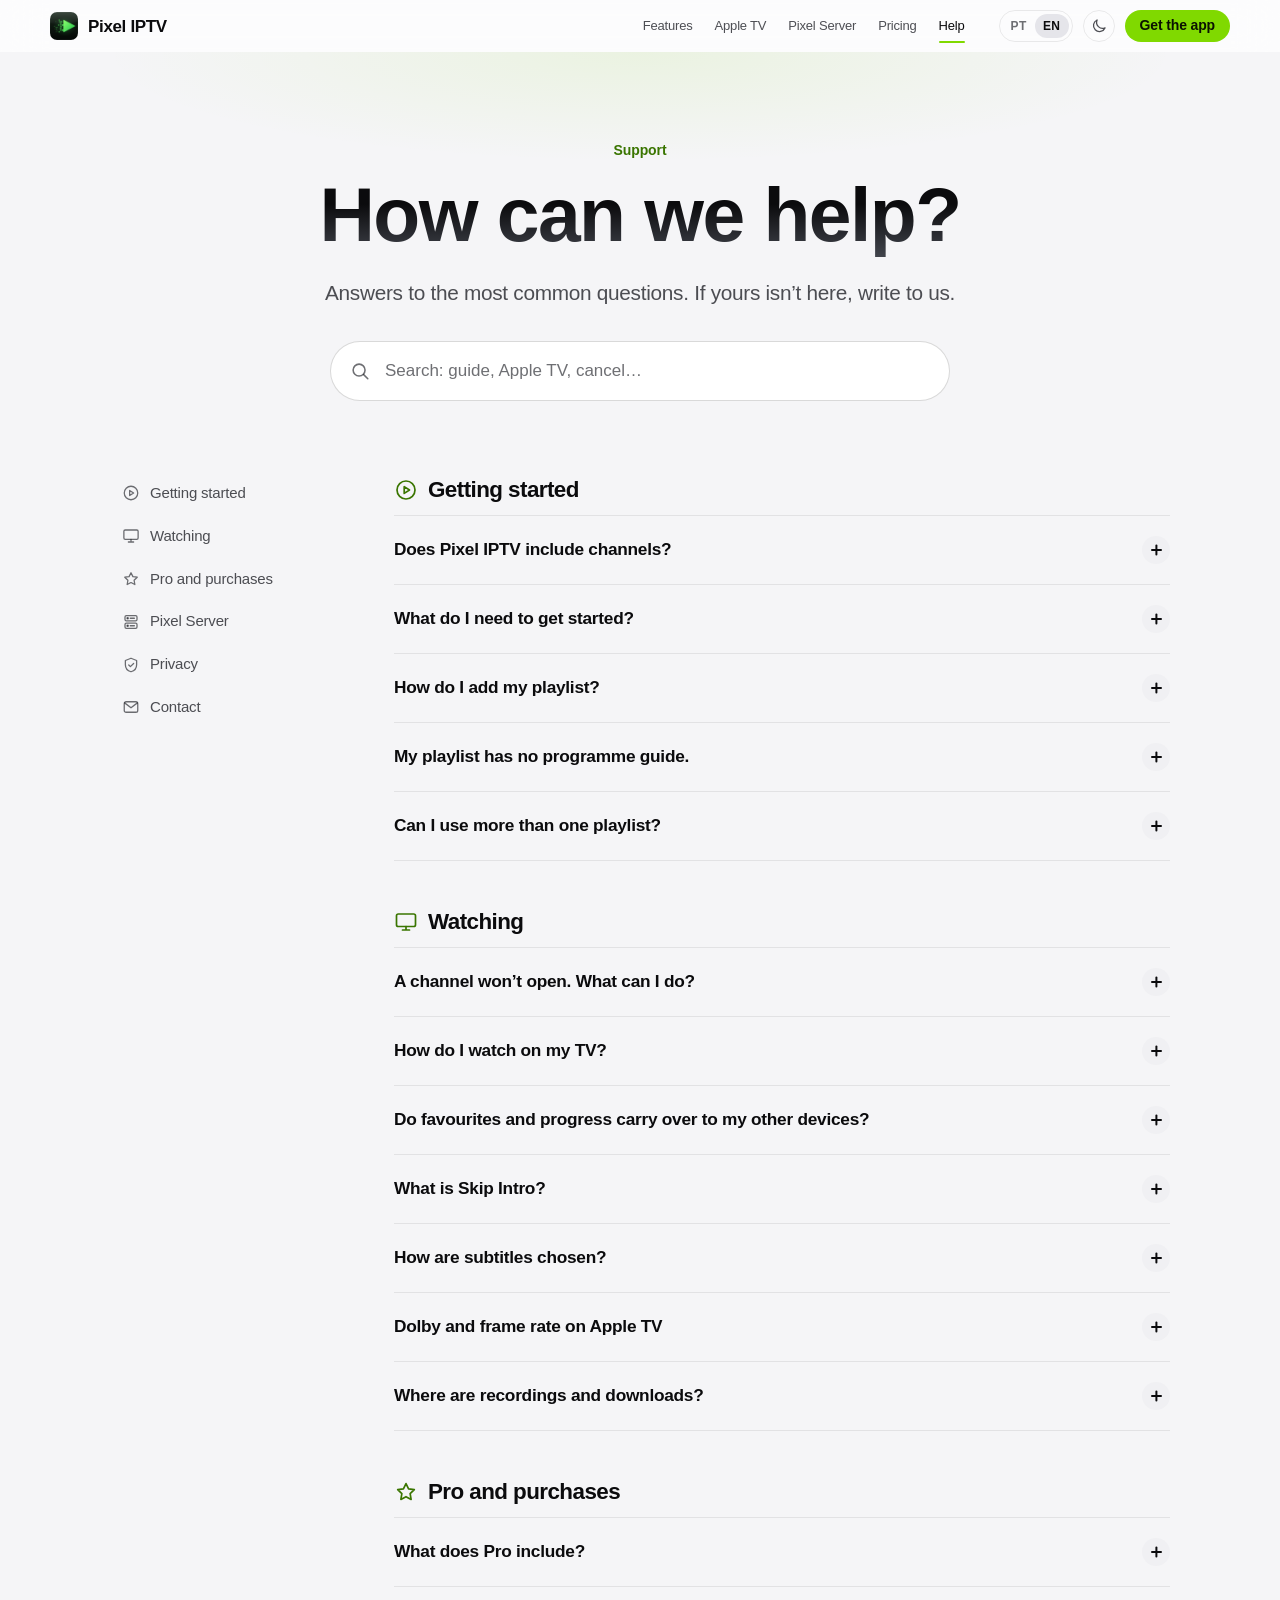
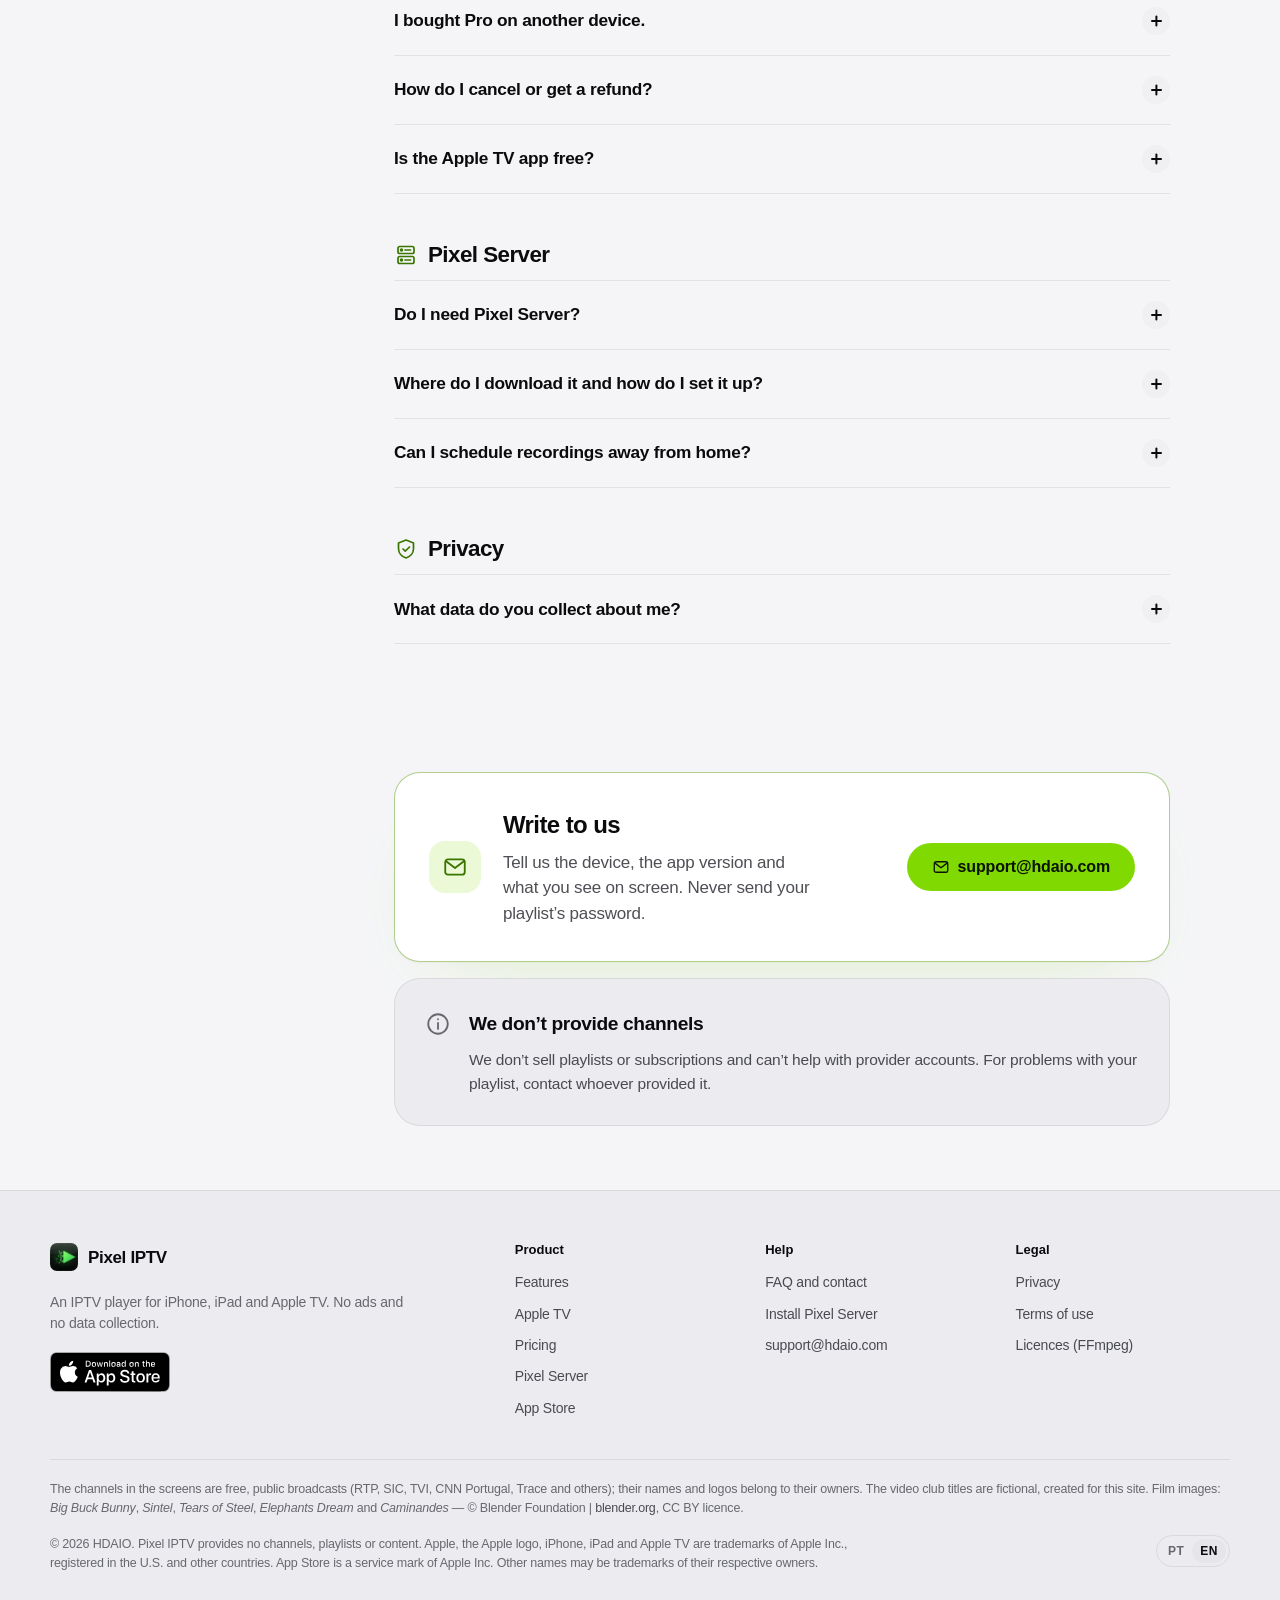
<file: support.html>
<!doctype html>
<html lang="en" data-title-pt="Ajuda e contacto | Pixel IPTV" data-title-en="Support and contact | Pixel IPTV" data-desc-pt="Perguntas frequentes sobre a Pixel IPTV e o Pixel Server: listas M3U e Xtream, guia, Pro, compras, privacidade e contacto." data-desc-en="Frequently asked questions about Pixel IPTV and Pixel Server: M3U and Xtream playlists, the guide, Pro, purchases, privacy and contact.">
<head>
<meta charset="utf-8">
<meta name="viewport" content="width=device-width, initial-scale=1, viewport-fit=cover">
<title>Support and contact | Pixel IPTV</title>
<meta name="description" content="Frequently asked questions about Pixel IPTV and Pixel Server: M3U and Xtream playlists, the guide, Pro, purchases, privacy and contact.">
<link rel="canonical" href="https://www.pixeliptv.pt/support.html">
<meta name="theme-color" content="#07080a" media="(prefers-color-scheme: dark)">
<meta name="theme-color" content="#f5f5f7" media="(prefers-color-scheme: light)">
<meta name="color-scheme" content="dark light">
<meta name="apple-itunes-app" content="app-id=6773107337">
<meta property="og:type" content="website">
<meta property="og:site_name" content="Pixel IPTV">
<meta property="og:title" content="Support and contact | Pixel IPTV">
<meta property="og:description" content="Frequently asked questions about Pixel IPTV and Pixel Server: M3U and Xtream playlists, the guide, Pro, purchases, privacy and contact.">
<meta property="og:url" content="https://www.pixeliptv.pt/support.html">
<meta property="og:image" content="https://www.pixeliptv.pt/assets/img/og-image.jpg?v=20261119">
<meta property="og:image:width" content="1200">
<meta property="og:image:height" content="630">
<meta property="og:image:alt" content="Pixel IPTV on iPhone, iPad and Apple TV">
<meta property="og:locale" content="en_GB">
<meta property="og:locale:alternate" content="pt_PT">
<meta name="twitter:card" content="summary_large_image">
<meta name="twitter:title" content="Support and contact | Pixel IPTV">
<meta name="twitter:description" content="Frequently asked questions about Pixel IPTV and Pixel Server: M3U and Xtream playlists, the guide, Pro, purchases, privacy and contact.">
<meta name="twitter:image" content="https://www.pixeliptv.pt/assets/img/og-image.jpg?v=20261119">
<link rel="icon" href="favicon.ico" sizes="any">
<link rel="icon" type="image/png" href="favicon-32.png" sizes="32x32">
<link rel="apple-touch-icon" href="apple-touch-icon.png">
<script>(function(){var d=document.documentElement,l=null,m=null;d.className+=' js';try{var q=new URLSearchParams(location.search),p=q.get('lang');m=q.get('theme');if(p==='pt'||p==='en')localStorage.setItem('pixel-iptv-lang',p);l=localStorage.getItem('pixel-iptv-lang');if(m!=='light'&&m!=='dark')m=localStorage.getItem('pixel-iptv-theme')}catch(e){}if(m==='light'||m==='dark')d.setAttribute('data-theme',m);if(l!=='pt'&&l!=='en'){l='en';var a=navigator.languages||[navigator.language||''];for(var i=0;i<a.length;i++){if(/^pt/i.test(a[i])){l='pt';break}if(/^en/i.test(a[i]))break}}d.lang=l==='pt'?'pt-PT':'en'})()</script>
<link rel="stylesheet" href="assets/site.css?v=20261119a">
</head>
<body>
<a class="skip" href="#main"><span lang="pt-PT">Saltar para o conteúdo</span><span lang="en">Skip to content</span></a>
<header class="site-header">
  <div class="wrap header-row">
    <a class="brand" href="index.html" aria-label="Pixel IPTV"><img src="assets/img/app-icon-64.png" width="28" height="28" alt=""><span class="brand-name">Pixel IPTV</span></a>
    <nav class="nav" id="site-nav" data-aria-pt="Principal" data-aria-en="Main" aria-label="Main"><a href="index.html#funcionalidades"><span lang="pt-PT">Funcionalidades</span><span lang="en">Features</span></a><a href="index.html#apple-tv">Apple TV</a><a class="ps" href="server.html">Pixel Server</a><a href="index.html#precos"><span lang="pt-PT">Preços</span><span lang="en">Pricing</span></a><a href="support.html" aria-current="page"><span lang="pt-PT">Ajuda</span><span lang="en">Help</span></a><div class="nav-extra"><div class="lang-switch" role="group" data-aria-pt="Idioma" data-aria-en="Language" aria-label="Language">
        <button type="button" data-lang="pt" aria-pressed="false" title="Português">PT</button>
        <button type="button" data-lang="en" aria-pressed="false" title="English">EN</button>
      </div><button class="icon-btn theme-btn" type="button" data-aria-pt="Mudar de tema" data-aria-en="Switch theme" aria-label="Switch theme"><svg class="i sun" viewBox="0 0 24 24" fill="none" stroke="currentColor" stroke-width="1.7" stroke-linecap="round" stroke-linejoin="round" aria-hidden="true"><circle cx="12" cy="12" r="4"/><path d="M12 2.5v2M12 19.5v2M2.5 12h2M19.5 12h2M5.3 5.3l1.4 1.4M17.3 17.3l1.4 1.4M5.3 18.7l1.4-1.4M17.3 6.7l1.4-1.4"/></svg><svg class="i moon" viewBox="0 0 24 24" fill="none" stroke="currentColor" stroke-width="1.7" stroke-linecap="round" stroke-linejoin="round" aria-hidden="true"><path d="M20 14.5A8 8 0 0 1 9.5 4a8 8 0 1 0 10.5 10.5z"/></svg></button></div></nav>
    <div class="header-actions">
      <div class="lang-switch" role="group" data-aria-pt="Idioma" data-aria-en="Language" aria-label="Language">
        <button type="button" data-lang="pt" aria-pressed="false" title="Português">PT</button>
        <button type="button" data-lang="en" aria-pressed="false" title="English">EN</button>
      </div>
      <button class="icon-btn theme-btn" type="button" data-aria-pt="Mudar de tema" data-aria-en="Switch theme" aria-label="Switch theme"><svg class="i sun" viewBox="0 0 24 24" fill="none" stroke="currentColor" stroke-width="1.7" stroke-linecap="round" stroke-linejoin="round" aria-hidden="true"><circle cx="12" cy="12" r="4"/><path d="M12 2.5v2M12 19.5v2M2.5 12h2M19.5 12h2M5.3 5.3l1.4 1.4M17.3 17.3l1.4 1.4M5.3 18.7l1.4-1.4M17.3 6.7l1.4-1.4"/></svg><svg class="i moon" viewBox="0 0 24 24" fill="none" stroke="currentColor" stroke-width="1.7" stroke-linecap="round" stroke-linejoin="round" aria-hidden="true"><path d="M20 14.5A8 8 0 0 1 9.5 4a8 8 0 1 0 10.5 10.5z"/></svg></button>
      <a class="btn btn-primary btn-sm header-cta" href="https://apps.apple.com/app/id6773107337" rel="noopener"><span lang="pt-PT">Obter a app</span><span lang="en">Get the app</span></a>
      <button class="icon-btn menu-btn" type="button" aria-controls="site-nav" aria-expanded="false" data-aria-pt="Menu" data-aria-en="Menu" aria-label="Menu"><svg class="i chev-i" viewBox="0 0 24 24" fill="none" stroke="currentColor" stroke-width="1.8" stroke-linecap="round" stroke-linejoin="round" aria-hidden="true"><path d="M6 9.5l6 6 6-6"/></svg></button>
    </div>
  </div>
</header>

<main id="main">
  <section class="page-hero support-hero" aria-labelledby="sup-h">
    <div class="wrap">
      <p class="eyebrow"><span lang="pt-PT">Ajuda</span><span lang="en">Support</span></p>
      <h1 id="sup-h" class="display-2"><span lang="pt-PT">Como podemos ajudar?</span><span lang="en">How can we help?</span></h1>
      <p class="lede"><span lang="pt-PT">As respostas às perguntas mais comuns. Se não encontrares a tua, escreve-nos.</span><span lang="en">Answers to the most common questions. If yours isn’t here, write to us.</span></p>
      <div class="search" role="search">
        <label for="faq-search" class="visually-hidden"><span lang="pt-PT">Pesquisar nas perguntas</span><span lang="en">Search the questions</span></label>
        <svg class="i" viewBox="0 0 24 24" fill="none" stroke="currentColor" stroke-width="1.7" stroke-linecap="round" stroke-linejoin="round" aria-hidden="true"><circle cx="11" cy="11" r="6.5"/><path d="M16 16l4.5 4.5"/></svg>
        <input id="faq-search" type="search" autocomplete="off" spellcheck="false" data-ph-pt="Pesquisa: guia, Apple TV, cancelar…" data-ph-en="Search: guide, Apple TV, cancel…" placeholder="Search: guide, Apple TV, cancel…">
        <span id="faq-count" class="count" aria-live="polite"></span>
      </div>
      <nav class="toc-chips" data-aria-pt="Temas" data-aria-en="Topics" aria-label="Topics"><a class="chip" href="#comecar"><span lang="pt-PT">Começar</span><span lang="en">Getting started</span></a><a class="chip" href="#ver"><span lang="pt-PT">Ver</span><span lang="en">Watching</span></a><a class="chip" href="#pro"><span lang="pt-PT">Pro e compras</span><span lang="en">Pro and purchases</span></a><a class="chip ps" href="#servidor"><span lang="pt-PT">Pixel Server</span><span lang="en">Pixel Server</span></a><a class="chip" href="#privacidade"><span lang="pt-PT">Privacidade</span><span lang="en">Privacy</span></a><a class="chip" href="#contacto"><span lang="pt-PT">Contacto</span><span lang="en">Contact</span></a></nav>
    </div>
  </section>

  <section class="section-tight pt-0">
    <div class="wrap support-grid">
      <nav class="toc-side" data-aria-pt="Temas" data-aria-en="Topics" aria-label="Topics"><ul><li><a href="#comecar"><svg class="i" viewBox="0 0 24 24" fill="none" stroke="currentColor" stroke-width="1.7" stroke-linecap="round" stroke-linejoin="round" aria-hidden="true"><circle cx="12" cy="12" r="9"/><path d="M10.2 8.6v6.8l5.3-3.4z"/></svg><span lang="pt-PT">Começar</span><span lang="en">Getting started</span></a></li><li><a href="#ver"><svg class="i" viewBox="0 0 24 24" fill="none" stroke="currentColor" stroke-width="1.7" stroke-linecap="round" stroke-linejoin="round" aria-hidden="true"><rect x="2.5" y="4" width="19" height="12.5" rx="1.8"/><path d="M8.5 20h7M12 16.5V20"/></svg><span lang="pt-PT">Ver</span><span lang="en">Watching</span></a></li><li><a href="#pro"><svg class="i" viewBox="0 0 24 24" fill="none" stroke="currentColor" stroke-width="1.7" stroke-linecap="round" stroke-linejoin="round" aria-hidden="true"><path d="M12 3.6l2.55 5.2 5.75.83-4.16 4.05.98 5.72L12 16.7l-5.12 2.7.98-5.72L3.7 9.63l5.75-.83z"/></svg><span lang="pt-PT">Pro e compras</span><span lang="en">Pro and purchases</span></a></li><li class="ps"><a href="#servidor"><svg class="i" viewBox="0 0 24 24" fill="none" stroke="currentColor" stroke-width="1.7" stroke-linecap="round" stroke-linejoin="round" aria-hidden="true"><rect x="4" y="3.5" width="16" height="7" rx="1.8"/><rect x="4" y="13.5" width="16" height="7" rx="1.8"/><circle cx="7.5" cy="7" r=".9" fill="currentColor"/><circle cx="7.5" cy="17" r=".9" fill="currentColor"/><path d="M11 7h5.5M11 17h5.5"/></svg><span lang="pt-PT">Pixel Server</span><span lang="en">Pixel Server</span></a></li><li><a href="#privacidade"><svg class="i" viewBox="0 0 24 24" fill="none" stroke="currentColor" stroke-width="1.7" stroke-linecap="round" stroke-linejoin="round" aria-hidden="true"><path d="M12 3l7.5 3v5.6c0 4.5-3.2 8.2-7.5 9.4-4.3-1.2-7.5-4.9-7.5-9.4V6z"/><path d="M9 12l2.2 2.2L15.5 10"/></svg><span lang="pt-PT">Privacidade</span><span lang="en">Privacy</span></a></li><li><a href="#contacto"><svg class="i" viewBox="0 0 24 24" fill="none" stroke="currentColor" stroke-width="1.7" stroke-linecap="round" stroke-linejoin="round" aria-hidden="true"><rect x="3" y="5" width="18" height="14" rx="2.5"/><path d="M3.5 6.5l8.5 6.5 8.5-6.5"/></svg><span lang="pt-PT">Contacto</span><span lang="en">Contact</span></a></li></ul></nav>
      <div class="faq support-faq">
        <div class="faq-group reveal" id="comecar"><h2><svg class="i" viewBox="0 0 24 24" fill="none" stroke="currentColor" stroke-width="1.7" stroke-linecap="round" stroke-linejoin="round" aria-hidden="true"><circle cx="12" cy="12" r="9"/><path d="M10.2 8.6v6.8l5.3-3.4z"/></svg><span lang="pt-PT">Começar</span><span lang="en">Getting started</span></h2><details><summary><span lang="pt-PT">A Pixel IPTV inclui canais?</span><span lang="en">Does Pixel IPTV include channels?</span><span class="pm" aria-hidden="true"></span></summary><div class="answer"><div lang="pt-PT"><p>Não. A Pixel IPTV é um leitor: não vende, não inclui e não aloja canais, listas nem conteúdos, e não tem ligação a nenhum fornecedor. Precisas de uma lista ou de uma conta que já tenhas.</p></div><div lang="en"><p>No. Pixel IPTV is a player: it doesn’t sell, include or host channels, playlists or content, and it isn’t affiliated with any provider. You need a playlist or an account you already have.</p></div></div></details><details><summary><span lang="pt-PT">De que preciso para começar?</span><span lang="en">What do I need to get started?</span><span class="pm" aria-hidden="true"></span></summary><div class="answer"><div lang="pt-PT"><p>Um iPhone ou iPad com iOS ou iPadOS 17.6 ou mais recente, ou uma Apple TV com tvOS 17 ou mais recente (ver é grátis), e os dados do teu fornecedor: uma ligação M3U, ou o servidor, o utilizador e a palavra-passe de uma conta Xtream Codes.</p></div><div lang="en"><p>An iPhone or iPad with iOS or iPadOS 17.6 or later, or an Apple TV with tvOS 17 or later (watching is free), and your provider’s details: an M3U link, or the server, username and password of an Xtream Codes account.</p></div></div></details><details><summary><span lang="pt-PT">Como junto a minha lista?</span><span lang="en">How do I add my playlist?</span><span class="pm" aria-hidden="true"></span></summary><div class="answer"><div lang="pt-PT"><p>Ao abrir a app pela primeira vez, escolhe M3U ou Xtream e cola os dados do teu fornecedor. Mais tarde, as listas gerem-se em Definições, em «Gerir Playlist».</p></div><div lang="en"><p>When you first open the app, choose M3U or Xtream and paste your provider’s details. Later on, playlists are managed in Settings, under “Manage Playlist”.</p></div></div></details><details><summary><span lang="pt-PT">A minha lista não traz guia de programação.</span><span lang="en">My playlist has no programme guide.</span><span class="pm" aria-hidden="true"></span></summary><div class="answer"><div lang="pt-PT"><p>Em Definições → EPG podes juntar um guia público gratuito de um de 76 países. A app sugere o do teu país quando os canais quase não têm guia, e liga sozinha os canais ao guia pelo nome; as ligações menos certas ficam como sugestões para confirmares.</p></div><div lang="en"><p>In Settings → EPG you can add a free public guide from one of 76 countries. The app suggests your country’s when channels have little or no guide, and matches channels to the guide by name by itself; less certain matches stay as suggestions for you to confirm.</p></div></div></details><details><summary><span lang="pt-PT">Posso usar mais do que uma lista?</span><span lang="en">Can I use more than one playlist?</span><span class="pm" aria-hidden="true"></span></summary><div class="answer"><div lang="pt-PT"><p>Sim, com o Pro (a versão gratuita usa uma). O mesmo canal em listas diferentes aparece uma só vez; a ordem em «Gerir Playlist» decide a lista principal, e se o servidor dela falhar o canal abre a partir da outra.</p></div><div lang="en"><p>Yes, with Pro (the free version uses one). The same channel in different playlists appears only once; the order in “Manage Playlist” decides the main playlist, and if its server fails the channel opens from the other.</p></div></div></details></div><div class="faq-group reveal" id="ver"><h2><svg class="i" viewBox="0 0 24 24" fill="none" stroke="currentColor" stroke-width="1.7" stroke-linecap="round" stroke-linejoin="round" aria-hidden="true"><rect x="2.5" y="4" width="19" height="12.5" rx="1.8"/><path d="M8.5 20h7M12 16.5V20"/></svg><span lang="pt-PT">Ver</span><span lang="en">Watching</span></h2><details><summary><span lang="pt-PT">Um canal não abre. O que faço?</span><span lang="en">A channel won’t open. What can I do?</span><span class="pm" aria-hidden="true"></span></summary><div class="answer"><div lang="pt-PT"><p>A app diz-te porquê no próprio leitor: o limite de ligações da conta (fecha a app noutro aparelho), um formato que o aparelho não toca ou um servidor que não responde. Sempre que pode, recupera sozinha: baixa a qualidade, reabre o canal ou troca de leitor. Se o canal também não abre noutros sítios, fala com o teu fornecedor.</p></div><div lang="en"><p>The app tells you why, right in the player: the account’s connection limit (close the app on another device), a format the device can’t play or a server that isn’t answering. Whenever it can, it recovers by itself: lower quality, reopening the channel or switching player. If the channel won’t open anywhere else either, talk to your provider.</p></div></div></details><details><summary><span lang="pt-PT">Como vejo na televisão?</span><span lang="en">How do I watch on my TV?</span><span class="pm" aria-hidden="true"></span></summary><div class="answer"><div lang="pt-PT"><p>Pela app da Apple TV (grátis) ou, com o Pro, por AirPlay ou Chromecast. A TV continua a tocar quando fechas o leitor ou bloqueias o telemóvel.</p></div><div lang="en"><p>Through the Apple TV app (free) or, with Pro, AirPlay or Chromecast. The TV keeps playing when you close the player or lock your phone.</p></div></div></details><details><summary><span lang="pt-PT">Os favoritos e o progresso passam para os outros aparelhos?</span><span lang="en">Do favourites and progress carry over to my other devices?</span><span class="pm" aria-hidden="true"></span></summary><div class="answer"><div lang="pt-PT"><p>Sim, pelo iCloud, se estiver ligado: favoritos, Continuar a Ver, lembretes e programas seguidos. O endereço da lista e os dados de acesso vão cifrados para o teu iCloud privado, só para a tua Apple TV os poder ler. Nós não temos acesso ao teu iCloud.</p></div><div lang="en"><p>Yes, through iCloud, if it’s on: favourites, Continue Watching, reminders and followed shows. The playlist address and sign-in details go encrypted to your private iCloud, only so your Apple TV can read them. We have no access to your iCloud.</p></div></div></details><details><summary><span lang="pt-PT">O que é o «Saltar genérico»?</span><span lang="en">What is Skip Intro?</span><span class="pm" aria-hidden="true"></span></summary><div class="answer"><div lang="pt-PT"><p>Na 2.5, um botão aparece enquanto passa o genérico ou o resumo de um episódio e salta para o fim; nunca salta sozinho. Os tempos vêm da base comunitária IntroDB e não existem para todas as séries. Desliga-se em Definições › Séries. A contagem para o episódio seguinte começa no genérico final.</p></div><div lang="en"><p>In 2.5, a button appears while an episode’s intro or recap plays and jumps to its end; it never skips on its own. Timings come from the community database IntroDB and are not available for every series. Turn it off in Settings › Series. The countdown to the next episode starts at the end credits.</p></div></div></details><details><summary><span lang="pt-PT">Como escolhe as legendas?</span><span lang="en">How are subtitles chosen?</span><span class="pm" aria-hidden="true"></span></summary><div class="answer"><div lang="pt-PT"><p>Em «Automático», usa o idioma da app, o português de Portugal antes do do Brasil e nunca uma faixa «Forced». A tua escolha fica guardada por série e por filme. No leitor podes acertar a sincronização e escolher o aspeto: Contorno, Fundo escuro ou Amarelo.</p></div><div lang="en"><p>On “Automatic” it uses the app’s language, Portuguese from Portugal before Brazil’s and never a “Forced” track. Your choice is kept per series and per film. In the player you can adjust the timing and pick the look: Outline, Dark background or Yellow.</p></div></div></details><details><summary><span lang="pt-PT">Dolby e frequência de imagem na Apple TV</span><span lang="en">Dolby and frame rate on Apple TV</span><span class="pm" aria-hidden="true"></span></summary><div class="answer"><div lang="pt-PT"><p>Com «Som pelo receptor», o Dolby Digital e o Dolby Digital Plus (Atmos) seguem tal como vêm para um receptor ou barra de som compatível; o DTS e o TrueHD continuam descodificados. Para o televisor mudar para a frequência e o HDR do vídeo, ativa nas definições de vídeo da Apple TV o ajuste ao conteúdo.</p></div><div lang="en"><p>With “Audio via receiver”, Dolby Digital and Dolby Digital Plus (Atmos) go untouched to a compatible receiver or soundbar; DTS and TrueHD are still decoded. For your TV to switch to the video’s frame rate and HDR, turn on matching to content in Apple TV’s video settings.</p></div></div></details><details><summary><span lang="pt-PT">Onde ficam as <span class="ps">gravações e as </span>transferências?</span><span lang="en">Where are <span class="ps">recordings and </span>downloads?</span><span class="pm" aria-hidden="true"></span></summary><div class="answer"><div lang="pt-PT"><p>Na Biblioteca: Transferências<span class="ps">, Gravações</span> e Programas seguidos.</p></div><div lang="en"><p>In the Library: Downloads<span class="ps">, Recordings</span> and Followed shows.</p></div></div></details></div><div class="faq-group reveal" id="pro"><h2><svg class="i" viewBox="0 0 24 24" fill="none" stroke="currentColor" stroke-width="1.7" stroke-linecap="round" stroke-linejoin="round" aria-hidden="true"><path d="M12 3.6l2.55 5.2 5.75.83-4.16 4.05.98 5.72L12 16.7l-5.12 2.7.98-5.72L3.7 9.63l5.75-.83z"/></svg><span lang="pt-PT">Pro e compras</span><span lang="en">Pro and purchases</span></h2><details><summary><span lang="pt-PT">O que inclui o Pro?</span><span lang="en">What does Pro include?</span><span class="pm" aria-hidden="true"></span></summary><div class="answer"><div lang="pt-PT"><p>Playlists e favoritos sem limite, o Guia TV em grelha e o guia de cada canal, lembretes e catch-up, Multiview, Picture in Picture e o mini leitor, AirPlay, Chromecast, CarPlay, Continuar a Ver e widgets, transferências, juntar listas<span class="ps">, gravar no Pixel Server</span>, pesquisa global, temporizador e Trakt. As mesmas funções são Pro na Apple TV; ver é grátis. Vê a <a href="index.html#precos">comparação</a>.</p></div><div lang="en"><p>Unlimited playlists and favourites, the grid TV Guide and each channel’s guide, reminders and catch-up, Multiview, Picture in Picture and the mini player, AirPlay, Chromecast, CarPlay, Continue Watching and widgets, downloads, merged playlists<span class="ps">, recording to Pixel Server</span>, global search, sleep timer and Trakt. The same features are Pro on Apple TV; watching is free. See the <a href="index.html#precos">comparison</a>.</p></div></div></details><details><summary><span lang="pt-PT">Comprei o Pro noutro aparelho.</span><span lang="en">I bought Pro on another device.</span><span class="pm" aria-hidden="true"></span></summary><div class="answer"><div lang="pt-PT"><p>O Pro fica na tua conta Apple e serve no iPhone, no iPad e na Apple TV. Se não aparecer, toca em «Restaurar compras» no ecrã do Pro.</p></div><div lang="en"><p>Pro belongs to your Apple Account and works on iPhone, iPad and Apple TV. If it doesn’t show up, tap “Restore purchases” on the Pro screen.</p></div></div></details><details><summary><span lang="pt-PT">Como cancelo a subscrição ou peço um reembolso?</span><span lang="en">How do I cancel or get a refund?</span><span class="pm" aria-hidden="true"></span></summary><div class="answer"><div lang="pt-PT"><p>As compras são tratadas pela Apple. Cancela no iPhone em Definições › [o teu nome] › Subscrições, pelo menos 24 horas antes do fim do período. Os reembolsos pedem-se à Apple.</p></div><div lang="en"><p>Purchases are handled by Apple. Cancel on your iPhone in Settings › [your name] › Subscriptions, at least 24 hours before the period ends. Refunds are requested from Apple.</p></div></div></details><details><summary><span lang="pt-PT">A app da Apple TV é grátis?</span><span lang="en">Is the Apple TV app free?</span><span class="pm" aria-hidden="true"></span></summary><div class="answer"><div lang="pt-PT"><p>Sim, ver é grátis. Com o Pro tens as mesmas funções que no iPhone e no iPad.</p></div><div lang="en"><p>Yes, watching is free. With Pro you get the same features as on iPhone and iPad.</p></div></div></details></div><div class="faq-group reveal ps" id="servidor"><h2><svg class="i" viewBox="0 0 24 24" fill="none" stroke="currentColor" stroke-width="1.7" stroke-linecap="round" stroke-linejoin="round" aria-hidden="true"><rect x="4" y="3.5" width="16" height="7" rx="1.8"/><rect x="4" y="13.5" width="16" height="7" rx="1.8"/><circle cx="7.5" cy="7" r=".9" fill="currentColor"/><circle cx="7.5" cy="17" r=".9" fill="currentColor"/><path d="M11 7h5.5M11 17h5.5"/></svg><span lang="pt-PT">Pixel Server</span><span lang="en">Pixel Server</span></h2><details><summary><span lang="pt-PT">Preciso do Pixel Server?</span><span lang="en">Do I need Pixel Server?</span><span class="pm" aria-hidden="true"></span></summary><div class="answer"><div lang="pt-PT"><p>Não. É uma app à parte, gratuita, só para quem quer gravar programas num computador de casa. A Pixel IPTV funciona sem ele.</p></div><div lang="en"><p>No. It’s a separate, free app, only for recording shows on a computer at home. Pixel IPTV works without it.</p></div></div></details><details><summary><span lang="pt-PT">Onde o descarrego e como o instalo?</span><span lang="en">Where do I download it and how do I set it up?</span><span class="pm" aria-hidden="true"></span></summary><div class="answer"><div lang="pt-PT"><p>Na <a href="server.html#transferir">página do Pixel Server</a>, para Mac, Windows, Linux e NAS, com os passos de cada um.</p></div><div lang="en"><p>On the <a href="server.html#transferir">Pixel Server page</a>, for Mac, Windows, Linux and NAS, with the steps for each.</p></div></div></details><details><summary><span lang="pt-PT">Posso programar gravações fora de casa?</span><span lang="en">Can I schedule recordings away from home?</span><span class="pm" aria-hidden="true"></span></summary><div class="answer"><div lang="pt-PT"><p>Com o Pixel Server do Mac, sim: os pedidos chegam pelo teu iCloud privado. Com Windows, Linux ou NAS, usa uma VPN para a rede de casa. As gravações veem-se na rede de casa.</p></div><div lang="en"><p>With Pixel Server on a Mac, yes: requests reach it through your private iCloud. With Windows, Linux or a NAS, use a VPN into your home network. Recordings play on your home network.</p></div></div></details></div><div class="faq-group reveal" id="privacidade"><h2><svg class="i" viewBox="0 0 24 24" fill="none" stroke="currentColor" stroke-width="1.7" stroke-linecap="round" stroke-linejoin="round" aria-hidden="true"><path d="M12 3l7.5 3v5.6c0 4.5-3.2 8.2-7.5 9.4-4.3-1.2-7.5-4.9-7.5-9.4V6z"/><path d="M9 12l2.2 2.2L15.5 10"/></svg><span lang="pt-PT">Privacidade</span><span lang="en">Privacy</span></h2><details><summary><span lang="pt-PT">Que dados recolhem sobre mim?</span><span lang="en">What data do you collect about me?</span><span class="pm" aria-hidden="true"></span></summary><div class="answer"><div lang="pt-PT"><p>Nenhuns. Não temos contas, publicidade nem análise de uso, e não guardamos a tua identidade, as tuas listas nem o que vês. Os pormenores estão na <a href="privacy.html">Política de Privacidade</a>.</p></div><div lang="en"><p>None. There are no accounts, ads or usage analytics, and we don’t store your identity, your playlists or what you watch. The details are in the <a href="privacy.html">Privacy Policy</a>.</p></div></div></details></div>
        <div id="faq-empty" class="faq-empty" hidden><svg class="i" viewBox="0 0 24 24" fill="none" stroke="currentColor" stroke-width="1.7" stroke-linecap="round" stroke-linejoin="round" aria-hidden="true"><circle cx="11" cy="11" r="6.5"/><path d="M16 16l4.5 4.5"/></svg><p><span lang="pt-PT">Nenhuma resposta para essa pesquisa. <a href="#contacto">Escreve-nos</a> e respondemos-te.</span><span lang="en">No answers for that search. <a href="#contacto">Write to us</a> and we’ll get back to you.</span></p></div>
      </div>
    </div>
  </section>

  <section class="section-tight" id="contacto" aria-labelledby="contact-h">
    <div class="wrap support-grid">
      <div aria-hidden="true"></div>
      <div>
        <div class="contact-card reveal">
          <div class="cc-icon"><svg class="i" viewBox="0 0 24 24" fill="none" stroke="currentColor" stroke-width="1.7" stroke-linecap="round" stroke-linejoin="round" aria-hidden="true"><rect x="3" y="5" width="18" height="14" rx="2.5"/><path d="M3.5 6.5l8.5 6.5 8.5-6.5"/></svg></div>
          <div class="cc-copy">
            <h2 id="contact-h"><span lang="pt-PT">Escreve-nos</span><span lang="en">Write to us</span></h2>
            <p><span lang="pt-PT">Diz-nos o aparelho, a versão da app e o que aparece no ecrã. Nunca envies a palavra-passe da tua lista.</span><span lang="en">Tell us the device, the app version and what you see on screen. Never send your playlist’s password.</span></p>
          </div>
          <a class="btn btn-primary" href="mailto:support@hdaio.com"><svg class="i" viewBox="0 0 24 24" fill="none" stroke="currentColor" stroke-width="1.7" stroke-linecap="round" stroke-linejoin="round" aria-hidden="true"><rect x="3" y="5" width="18" height="14" rx="2.5"/><path d="M3.5 6.5l8.5 6.5 8.5-6.5"/></svg> support@hdaio.com</a>
        </div>
        <div class="disclaimer reveal">
          <svg class="i" viewBox="0 0 24 24" fill="none" stroke="currentColor" stroke-width="1.7" stroke-linecap="round" stroke-linejoin="round" aria-hidden="true"><circle cx="12" cy="12" r="9"/><path d="M12 11v5.5M12 7.5v.2"/></svg>
          <div>
            <h2><span lang="pt-PT">Não fornecemos canais</span><span lang="en">We don’t provide channels</span></h2>
            <div lang="pt-PT"><p>Não vendemos listas nem subscrições e não podemos ajudar com contas de fornecedores. Para problemas com a tua lista, contacta quem ta forneceu.</p></div><div lang="en"><p>We don’t sell playlists or subscriptions and can’t help with provider accounts. For problems with your playlist, contact whoever provided it.</p></div>
          </div>
        </div>
      </div>
    </div>
  </section>
</main>
<footer class="site-footer">
  <div class="wrap">
    <div class="footer-grid">
      <div class="footer-brand">
        <a class="brand" href="index.html"><img src="assets/img/app-icon-64.png" width="28" height="28" alt=""><span>Pixel IPTV</span></a>
        <p><span lang="pt-PT">Um leitor de IPTV para iPhone, iPad e Apple TV. Sem publicidade e sem recolha de dados.</span><span lang="en">An IPTV player for iPhone, iPad and Apple TV. No ads and no data collection.</span></p>
        <a class="badge-link sm" href="https://apps.apple.com/app/id6773107337" rel="noopener"><img class="b-dark" lang="pt-PT" src="assets/badges/app-store-pt-white.svg" width="150" height="50" alt="Descarregar na App Store" loading="lazy"><img class="b-dark" lang="en" src="assets/badges/app-store-en-white.svg" width="150" height="50" alt="Download on the App Store" loading="lazy"><img class="b-light" lang="pt-PT" src="assets/badges/app-store-pt.svg" width="150" height="50" alt="Descarregar na App Store" loading="lazy"><img class="b-light" lang="en" src="assets/badges/app-store-en.svg" width="150" height="50" alt="Download on the App Store" loading="lazy"></a>
      </div>
      <details class="foot-col" open>
        <summary class="foot-h"><span><span lang="pt-PT">Produto</span><span lang="en">Product</span></span><svg class="fchev" viewBox="0 0 24 24" fill="none" stroke="currentColor" stroke-width="2" stroke-linecap="round" stroke-linejoin="round" aria-hidden="true"><path d="M6 9.5l6 6 6-6"/></svg></summary>
        <ul>
          <li><a href="index.html#funcionalidades"><span lang="pt-PT">Funcionalidades</span><span lang="en">Features</span></a></li>
          <li><a href="index.html#apple-tv">Apple TV</a></li>
          <li><a href="index.html#precos"><span lang="pt-PT">Preços</span><span lang="en">Pricing</span></a></li>
          <li class="ps"><a class="ps" href="server.html">Pixel Server</a></li>
          <li><a href="https://apps.apple.com/app/id6773107337" rel="noopener">App Store</a></li>
        </ul>
      </details>
      <details class="foot-col" open>
        <summary class="foot-h"><span><span lang="pt-PT">Ajuda</span><span lang="en">Help</span></span><svg class="fchev" viewBox="0 0 24 24" fill="none" stroke="currentColor" stroke-width="2" stroke-linecap="round" stroke-linejoin="round" aria-hidden="true"><path d="M6 9.5l6 6 6-6"/></svg></summary>
        <ul>
          <li><a href="support.html"><span lang="pt-PT">Perguntas e contacto</span><span lang="en">FAQ and contact</span></a></li>
          <li class="ps"><a href="server.html#instalar"><span lang="pt-PT">Instalar o Pixel Server</span><span lang="en">Install Pixel Server</span></a></li>
          <li><a href="mailto:support@hdaio.com">support@hdaio.com</a></li>
        </ul>
      </details>
      <details class="foot-col" open>
        <summary class="foot-h"><span><span lang="pt-PT">Legal</span><span lang="en">Legal</span></span><svg class="fchev" viewBox="0 0 24 24" fill="none" stroke="currentColor" stroke-width="2" stroke-linecap="round" stroke-linejoin="round" aria-hidden="true"><path d="M6 9.5l6 6 6-6"/></svg></summary>
        <ul>
          <li><a href="privacy.html"><span lang="pt-PT">Privacidade</span><span lang="en">Privacy</span></a></li>
          <li><a href="terms.html"><span lang="pt-PT">Termos de utilização</span><span lang="en">Terms of use</span></a></li>
          <li><a href="licenses/ffmpeg-notice.txt"><span lang="pt-PT">Licenças (FFmpeg)</span><span lang="en">Licences (FFmpeg)</span></a></li>
        </ul>
      </details>
    </div>
    <p class="credits"><span lang="pt-PT">Os canais nas capturas são emissões gratuitas e públicas (RTP, SIC, TVI, CNN Portugal, Trace e outros); as marcas e os logótipos pertencem aos seus donos. Os filmes do videoclube são fictícios, criados para este site. Imagens de filmes: <i>Big Buck Bunny</i>, <i>Sintel</i>, <i>Tears of Steel</i>, <i>Elephants Dream</i> e <i>Caminandes</i> — © Blender Foundation | <a href="https://www.blender.org" rel="noopener">blender.org</a>, licença CC BY.</span><span lang="en">The channels in the screens are free, public broadcasts (RTP, SIC, TVI, CNN Portugal, Trace and others); their names and logos belong to their owners. The video club titles are fictional, created for this site. Film images: <i>Big Buck Bunny</i>, <i>Sintel</i>, <i>Tears of Steel</i>, <i>Elephants Dream</i> and <i>Caminandes</i> — © Blender Foundation | <a href="https://www.blender.org" rel="noopener">blender.org</a>, CC BY licence.</span></p>
    <div class="footer-legal">
      <p>© <span data-year>2026</span> HDAIO. <span lang="pt-PT">A Pixel IPTV não fornece canais, listas nem conteúdos.</span><span lang="en">Pixel IPTV provides no channels, playlists or content.</span>
      <span lang="pt-PT">Apple, o logótipo da Apple, iPhone, iPad e Apple TV são marcas comerciais da Apple Inc., registadas nos EUA e noutros países. App Store é uma marca de serviço da Apple Inc. Os restantes nomes podem ser marcas dos respetivos donos.</span><span lang="en">Apple, the Apple logo, iPhone, iPad and Apple TV are trademarks of Apple Inc., registered in the U.S. and other countries. App Store is a service mark of Apple Inc. Other names may be trademarks of their respective owners.</span></p>
      <div class="lang-switch" role="group" data-aria-pt="Idioma" data-aria-en="Language" aria-label="Language">
        <button type="button" data-lang="pt" aria-pressed="false">PT</button>
        <button type="button" data-lang="en" aria-pressed="false">EN</button>
      </div>
    </div>
  </div>
</footer>
<script src="assets/site.js?v=20261119a" defer></script>
</body>
</html>
</file>
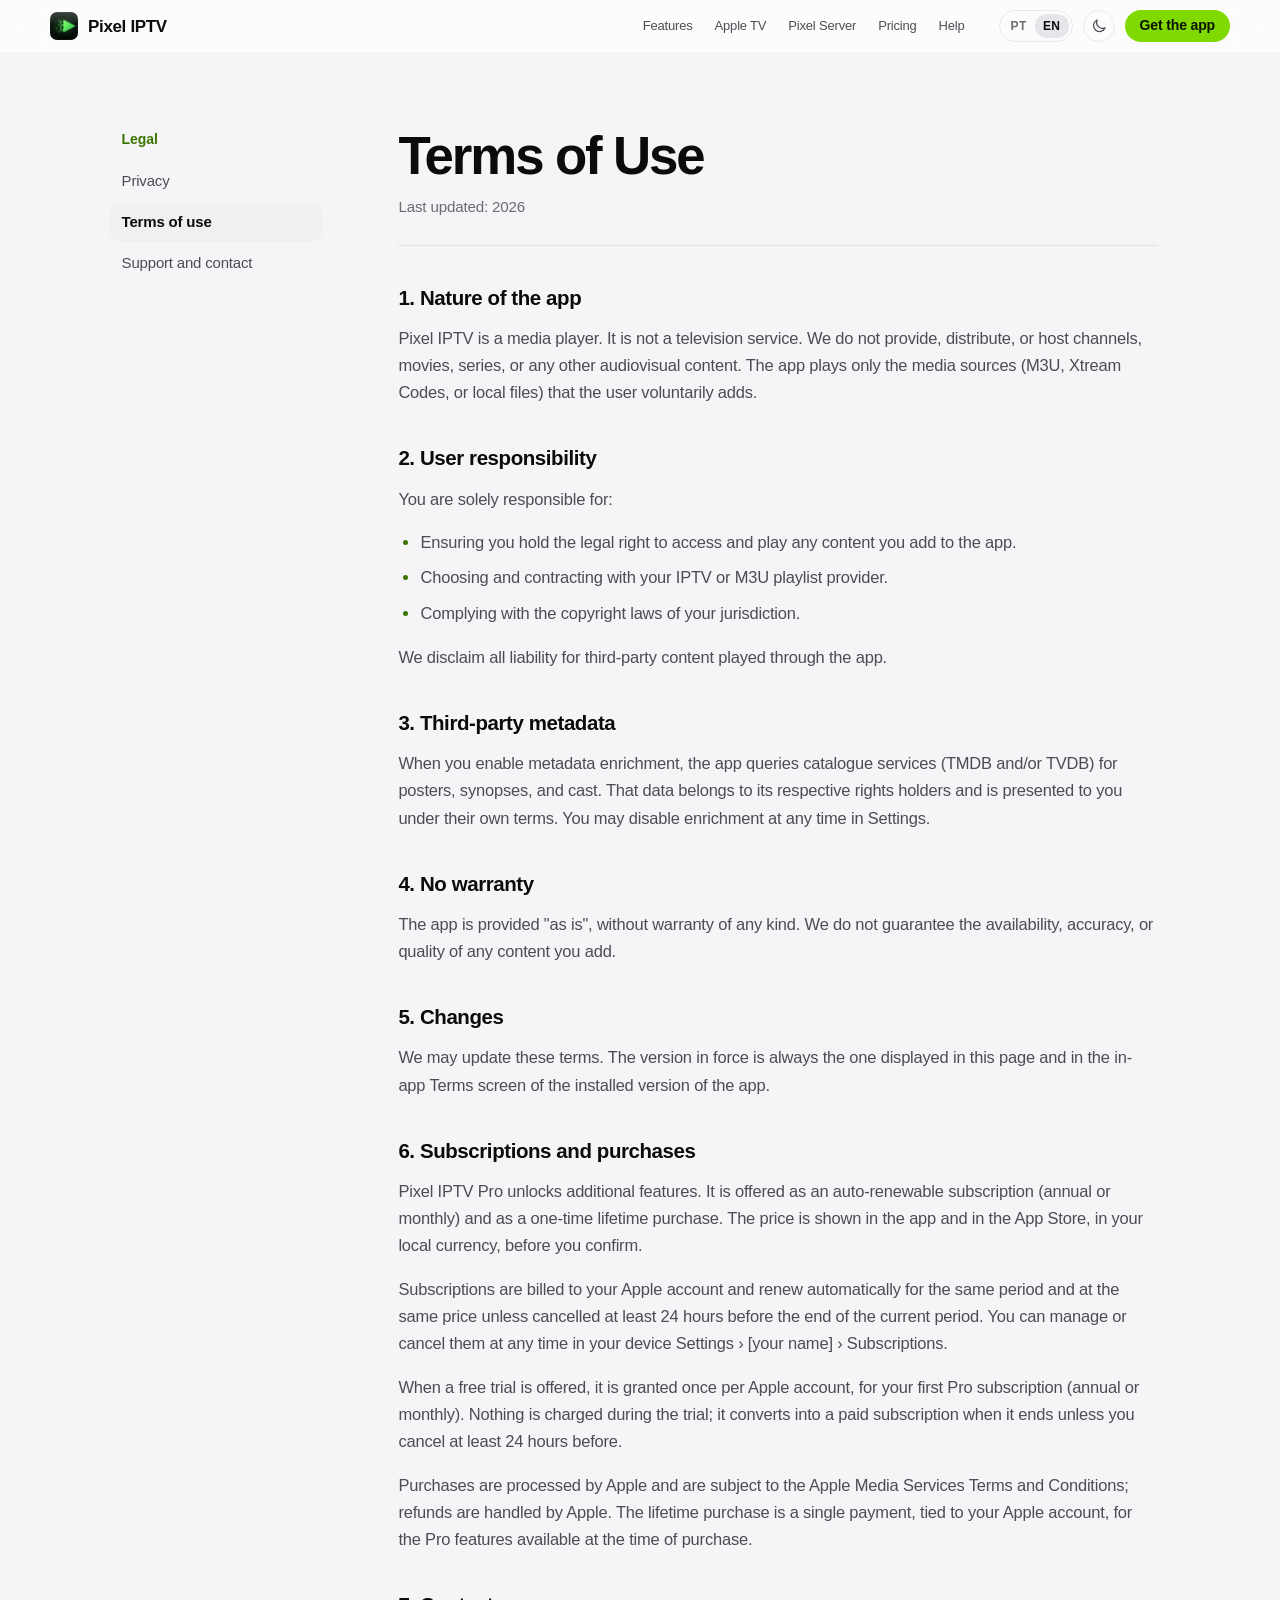
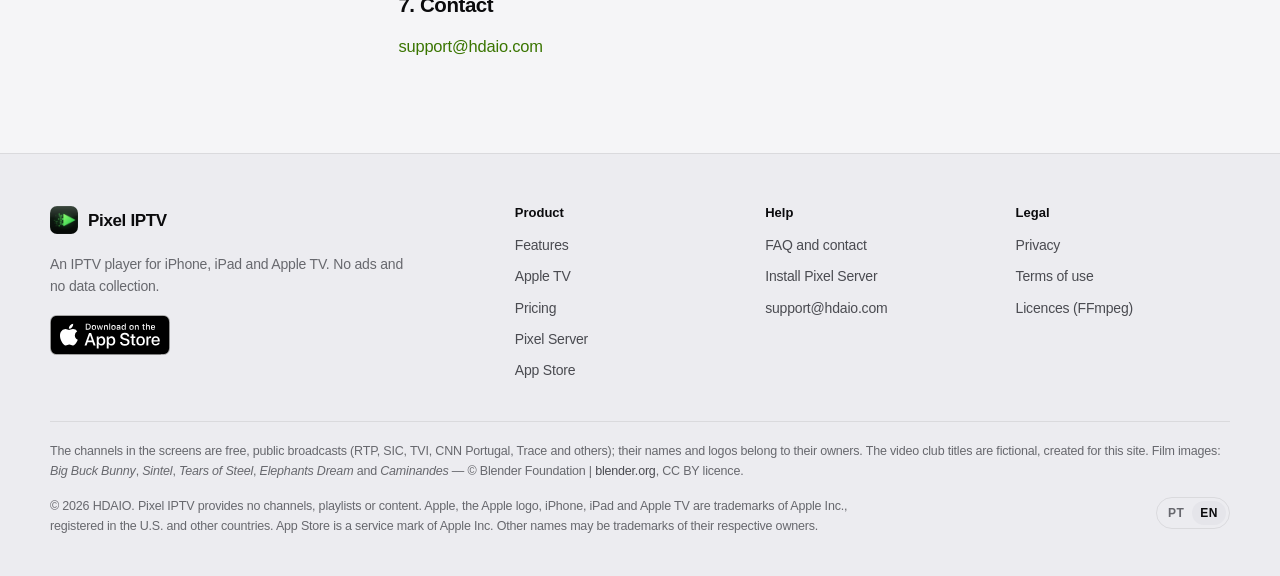
<file: terms.html>
<!doctype html>
<html lang="en" data-title-pt="Termos de Utilização | Pixel IPTV" data-title-en="Terms of Use | Pixel IPTV" data-desc-pt="Termos de Utilização da Pixel IPTV." data-desc-en="Pixel IPTV Terms of Use.">
<head>
<meta charset="utf-8">
<meta name="viewport" content="width=device-width, initial-scale=1, viewport-fit=cover">
<title>Terms of Use | Pixel IPTV</title>
<meta name="description" content="Pixel IPTV Terms of Use.">
<link rel="canonical" href="https://www.pixeliptv.pt/terms.html">
<meta name="theme-color" content="#07080a" media="(prefers-color-scheme: dark)">
<meta name="theme-color" content="#f5f5f7" media="(prefers-color-scheme: light)">
<meta name="color-scheme" content="dark light">
<meta name="apple-itunes-app" content="app-id=6773107337">
<meta property="og:type" content="website">
<meta property="og:site_name" content="Pixel IPTV">
<meta property="og:title" content="Terms of Use | Pixel IPTV">
<meta property="og:description" content="Pixel IPTV Terms of Use.">
<meta property="og:url" content="https://www.pixeliptv.pt/terms.html">
<meta property="og:image" content="https://www.pixeliptv.pt/assets/img/og-image.jpg?v=20261119">
<meta property="og:image:width" content="1200">
<meta property="og:image:height" content="630">
<meta property="og:image:alt" content="Pixel IPTV on iPhone, iPad and Apple TV">
<meta property="og:locale" content="en_GB">
<meta property="og:locale:alternate" content="pt_PT">
<meta name="twitter:card" content="summary_large_image">
<meta name="twitter:title" content="Terms of Use | Pixel IPTV">
<meta name="twitter:description" content="Pixel IPTV Terms of Use.">
<meta name="twitter:image" content="https://www.pixeliptv.pt/assets/img/og-image.jpg?v=20261119">
<link rel="icon" href="favicon.ico" sizes="any">
<link rel="icon" type="image/png" href="favicon-32.png" sizes="32x32">
<link rel="apple-touch-icon" href="apple-touch-icon.png">
<script>(function(){var d=document.documentElement,l=null,m=null;d.className+=' js';try{var q=new URLSearchParams(location.search),p=q.get('lang');m=q.get('theme');if(p==='pt'||p==='en')localStorage.setItem('pixel-iptv-lang',p);l=localStorage.getItem('pixel-iptv-lang');if(m!=='light'&&m!=='dark')m=localStorage.getItem('pixel-iptv-theme')}catch(e){}if(m==='light'||m==='dark')d.setAttribute('data-theme',m);if(l!=='pt'&&l!=='en'){l='en';var a=navigator.languages||[navigator.language||''];for(var i=0;i<a.length;i++){if(/^pt/i.test(a[i])){l='pt';break}if(/^en/i.test(a[i]))break}}d.lang=l==='pt'?'pt-PT':'en'})()</script>
<link rel="stylesheet" href="assets/site.css?v=20261119a">
</head>
<body>
<a class="skip" href="#main"><span lang="pt-PT">Saltar para o conteúdo</span><span lang="en">Skip to content</span></a>
<header class="site-header">
  <div class="wrap header-row">
    <a class="brand" href="index.html" aria-label="Pixel IPTV"><img src="assets/img/app-icon-64.png" width="28" height="28" alt=""><span class="brand-name">Pixel IPTV</span></a>
    <nav class="nav" id="site-nav" data-aria-pt="Principal" data-aria-en="Main" aria-label="Main"><a href="index.html#funcionalidades"><span lang="pt-PT">Funcionalidades</span><span lang="en">Features</span></a><a href="index.html#apple-tv">Apple TV</a><a class="ps" href="server.html">Pixel Server</a><a href="index.html#precos"><span lang="pt-PT">Preços</span><span lang="en">Pricing</span></a><a href="support.html"><span lang="pt-PT">Ajuda</span><span lang="en">Help</span></a><div class="nav-extra"><div class="lang-switch" role="group" data-aria-pt="Idioma" data-aria-en="Language" aria-label="Language">
        <button type="button" data-lang="pt" aria-pressed="false" title="Português">PT</button>
        <button type="button" data-lang="en" aria-pressed="false" title="English">EN</button>
      </div><button class="icon-btn theme-btn" type="button" data-aria-pt="Mudar de tema" data-aria-en="Switch theme" aria-label="Switch theme"><svg class="i sun" viewBox="0 0 24 24" fill="none" stroke="currentColor" stroke-width="1.7" stroke-linecap="round" stroke-linejoin="round" aria-hidden="true"><circle cx="12" cy="12" r="4"/><path d="M12 2.5v2M12 19.5v2M2.5 12h2M19.5 12h2M5.3 5.3l1.4 1.4M17.3 17.3l1.4 1.4M5.3 18.7l1.4-1.4M17.3 6.7l1.4-1.4"/></svg><svg class="i moon" viewBox="0 0 24 24" fill="none" stroke="currentColor" stroke-width="1.7" stroke-linecap="round" stroke-linejoin="round" aria-hidden="true"><path d="M20 14.5A8 8 0 0 1 9.5 4a8 8 0 1 0 10.5 10.5z"/></svg></button></div></nav>
    <div class="header-actions">
      <div class="lang-switch" role="group" data-aria-pt="Idioma" data-aria-en="Language" aria-label="Language">
        <button type="button" data-lang="pt" aria-pressed="false" title="Português">PT</button>
        <button type="button" data-lang="en" aria-pressed="false" title="English">EN</button>
      </div>
      <button class="icon-btn theme-btn" type="button" data-aria-pt="Mudar de tema" data-aria-en="Switch theme" aria-label="Switch theme"><svg class="i sun" viewBox="0 0 24 24" fill="none" stroke="currentColor" stroke-width="1.7" stroke-linecap="round" stroke-linejoin="round" aria-hidden="true"><circle cx="12" cy="12" r="4"/><path d="M12 2.5v2M12 19.5v2M2.5 12h2M19.5 12h2M5.3 5.3l1.4 1.4M17.3 17.3l1.4 1.4M5.3 18.7l1.4-1.4M17.3 6.7l1.4-1.4"/></svg><svg class="i moon" viewBox="0 0 24 24" fill="none" stroke="currentColor" stroke-width="1.7" stroke-linecap="round" stroke-linejoin="round" aria-hidden="true"><path d="M20 14.5A8 8 0 0 1 9.5 4a8 8 0 1 0 10.5 10.5z"/></svg></button>
      <a class="btn btn-primary btn-sm header-cta" href="https://apps.apple.com/app/id6773107337" rel="noopener"><span lang="pt-PT">Obter a app</span><span lang="en">Get the app</span></a>
      <button class="icon-btn menu-btn" type="button" aria-controls="site-nav" aria-expanded="false" data-aria-pt="Menu" data-aria-en="Menu" aria-label="Menu"><svg class="i chev-i" viewBox="0 0 24 24" fill="none" stroke="currentColor" stroke-width="1.8" stroke-linecap="round" stroke-linejoin="round" aria-hidden="true"><path d="M6 9.5l6 6 6-6"/></svg></button>
    </div>
  </div>
</header>

<main id="main" class="legal-page">
  <div class="wrap legal-wrap">
    <nav class="legal-nav" data-aria-pt="Documentos" data-aria-en="Documents" aria-label="Documents"><p class="eyebrow">Legal</p><a href="privacy.html"><span lang="pt-PT">Privacidade</span><span lang="en">Privacy</span></a><a href="terms.html" aria-current="page"><span lang="pt-PT">Termos de utilização</span><span lang="en">Terms of use</span></a><a href="support.html"><span lang="pt-PT">Ajuda e contacto</span><span lang="en">Support and contact</span></a></nav>
    <article class="legal">
<section lang="en">
    <h1>Terms of Use</h1>
    <p class="subtitle">Last updated: 2026</p>

    <h2>1. Nature of the app</h2>
    <p>Pixel IPTV is a media player. It is not a television service. We do not provide, distribute, or host channels, movies, series, or any other audiovisual content. The app plays only the media sources (M3U, Xtream Codes, or local files) that the user voluntarily adds.</p>

    <h2>2. User responsibility</h2>
    <p>You are solely responsible for:</p>
    <ul>
        <li>Ensuring you hold the legal right to access and play any content you add to the app.</li>
        <li>Choosing and contracting with your IPTV or M3U playlist provider.</li>
        <li>Complying with the copyright laws of your jurisdiction.</li>
    </ul>
    <p>We disclaim all liability for third-party content played through the app.</p>

    <h2>3. Third-party metadata</h2>
    <p>When you enable metadata enrichment, the app queries catalogue services (TMDB and/or TVDB) for posters, synopses, and cast. That data belongs to its respective rights holders and is presented to you under their own terms. You may disable enrichment at any time in Settings.</p>

    <h2>4. No warranty</h2>
    <p>The app is provided "as is", without warranty of any kind. We do not guarantee the availability, accuracy, or quality of any content you add.</p>

    <h2>5. Changes</h2>
    <p>We may update these terms. The version in force is always the one displayed in this page and in the in-app Terms screen of the installed version of the app.</p>

    <h2>6. Subscriptions and purchases</h2>
    <p>Pixel IPTV Pro unlocks additional features. It is offered as an auto-renewable subscription (annual or monthly) and as a one-time lifetime purchase. The price is shown in the app and in the App Store, in your local currency, before you confirm.</p>
    <p>Subscriptions are billed to your Apple account and renew automatically for the same period and at the same price unless cancelled at least 24 hours before the end of the current period. You can manage or cancel them at any time in your device Settings › [your name] › Subscriptions.</p>
    <p>When a free trial is offered, it is granted once per Apple account, for your first Pro subscription (annual or monthly). Nothing is charged during the trial; it converts into a paid subscription when it ends unless you cancel at least 24 hours before.</p>
    <p>Purchases are processed by Apple and are subject to the Apple Media Services Terms and Conditions; refunds are handled by Apple. The lifetime purchase is a single payment, tied to your Apple account, for the Pro features available at the time of purchase.</p>

    <h2>7. Contact</h2>
    <p><a href="mailto:support@hdaio.com">support@hdaio.com</a></p>
</section>

<section lang="pt">
    <h1>Termos de Utilização</h1>
    <p class="subtitle">Última actualização: 2026</p>

    <h2>1. Natureza da aplicação</h2>
    <p>Pixel IPTV é um leitor multimédia. Não é um serviço de televisão. Não fornecemos, distribuímos ou alojamos canais, filmes, séries ou qualquer outro conteúdo audiovisual. A aplicação reproduz exclusivamente fontes de média (M3U, Xtream Codes ou ficheiros locais) que o utilizador adiciona voluntariamente.</p>

    <h2>2. Responsabilidade do utilizador</h2>
    <p>És inteiramente responsável por:</p>
    <ul>
        <li>Garantir que possuis o direito legal de aceder e reproduzir qualquer conteúdo que adicionas à aplicação.</li>
        <li>A escolha e a relação contratual com o teu fornecedor de IPTV ou de listas M3U.</li>
        <li>Cumprir as leis aplicáveis na tua jurisdição em matéria de direitos de autor.</li>
    </ul>
    <p>Não nos responsabilizamos por conteúdo de terceiros reproduzido através da app.</p>

    <h2>3. Metadados de terceiros</h2>
    <p>Quando ativas o enriquecimento de metadados, a app consulta serviços de catálogo (TMDB e/ou TVDB) para obter cartazes, sinopses e elenco. Esses dados pertencem aos respectivos detentores e são-te apresentados ao abrigo das suas próprias condições. Podes desativar este enriquecimento em qualquer momento nas Definições.</p>

    <h2>4. Sem garantia</h2>
    <p>A aplicação é fornecida "tal como está", sem garantia de qualquer espécie. Não garantimos a disponibilidade, exactidão ou qualidade do conteúdo que o utilizador adicionar.</p>

    <h2>5. Alterações</h2>
    <p>Podemos atualizar estes termos. A versão em vigor é sempre a apresentada nesta página e no ecrã de Termos in-app da versão instalada da app.</p>

    <h2>6. Subscrições e compras</h2>
    <p>O Pixel IPTV Pro desbloqueia funcionalidades adicionais. É oferecido como subscrição com renovação automática (anual ou mensal) e como compra vitalícia única. O preço é apresentado na app e na App Store, na tua moeda, antes de confirmares.</p>
    <p>As subscrições são cobradas na tua conta Apple e renovam-se automaticamente pelo mesmo período e ao mesmo preço, a menos que sejam canceladas pelo menos 24 horas antes do fim do período em curso. Podes geri-las ou cancelá-las em qualquer momento em Definições › [o teu nome] › Subscrições.</p>
    <p>Quando existe um período experimental gratuito, é concedido uma única vez por conta Apple, para a tua primeira subscrição Pro (anual ou mensal). Nada é cobrado durante esse período; no fim converte-se em subscrição paga, a menos que canceles pelo menos 24 horas antes.</p>
    <p>As compras são processadas pela Apple e estão sujeitas aos Termos e Condições dos Apple Media Services; os reembolsos são tratados pela Apple. A compra vitalícia é um pagamento único, associado à tua conta Apple, pelas funcionalidades Pro disponíveis no momento da compra.</p>

    <h2>7. Contacto</h2>
    <p><a href="mailto:support@hdaio.com">support@hdaio.com</a></p>
</section>
</article>
  </div>
</main>
<footer class="site-footer">
  <div class="wrap">
    <div class="footer-grid">
      <div class="footer-brand">
        <a class="brand" href="index.html"><img src="assets/img/app-icon-64.png" width="28" height="28" alt=""><span>Pixel IPTV</span></a>
        <p><span lang="pt-PT">Um leitor de IPTV para iPhone, iPad e Apple TV. Sem publicidade e sem recolha de dados.</span><span lang="en">An IPTV player for iPhone, iPad and Apple TV. No ads and no data collection.</span></p>
        <a class="badge-link sm" href="https://apps.apple.com/app/id6773107337" rel="noopener"><img class="b-dark" lang="pt-PT" src="assets/badges/app-store-pt-white.svg" width="150" height="50" alt="Descarregar na App Store" loading="lazy"><img class="b-dark" lang="en" src="assets/badges/app-store-en-white.svg" width="150" height="50" alt="Download on the App Store" loading="lazy"><img class="b-light" lang="pt-PT" src="assets/badges/app-store-pt.svg" width="150" height="50" alt="Descarregar na App Store" loading="lazy"><img class="b-light" lang="en" src="assets/badges/app-store-en.svg" width="150" height="50" alt="Download on the App Store" loading="lazy"></a>
      </div>
      <details class="foot-col" open>
        <summary class="foot-h"><span><span lang="pt-PT">Produto</span><span lang="en">Product</span></span><svg class="fchev" viewBox="0 0 24 24" fill="none" stroke="currentColor" stroke-width="2" stroke-linecap="round" stroke-linejoin="round" aria-hidden="true"><path d="M6 9.5l6 6 6-6"/></svg></summary>
        <ul>
          <li><a href="index.html#funcionalidades"><span lang="pt-PT">Funcionalidades</span><span lang="en">Features</span></a></li>
          <li><a href="index.html#apple-tv">Apple TV</a></li>
          <li><a href="index.html#precos"><span lang="pt-PT">Preços</span><span lang="en">Pricing</span></a></li>
          <li class="ps"><a class="ps" href="server.html">Pixel Server</a></li>
          <li><a href="https://apps.apple.com/app/id6773107337" rel="noopener">App Store</a></li>
        </ul>
      </details>
      <details class="foot-col" open>
        <summary class="foot-h"><span><span lang="pt-PT">Ajuda</span><span lang="en">Help</span></span><svg class="fchev" viewBox="0 0 24 24" fill="none" stroke="currentColor" stroke-width="2" stroke-linecap="round" stroke-linejoin="round" aria-hidden="true"><path d="M6 9.5l6 6 6-6"/></svg></summary>
        <ul>
          <li><a href="support.html"><span lang="pt-PT">Perguntas e contacto</span><span lang="en">FAQ and contact</span></a></li>
          <li class="ps"><a href="server.html#instalar"><span lang="pt-PT">Instalar o Pixel Server</span><span lang="en">Install Pixel Server</span></a></li>
          <li><a href="mailto:support@hdaio.com">support@hdaio.com</a></li>
        </ul>
      </details>
      <details class="foot-col" open>
        <summary class="foot-h"><span><span lang="pt-PT">Legal</span><span lang="en">Legal</span></span><svg class="fchev" viewBox="0 0 24 24" fill="none" stroke="currentColor" stroke-width="2" stroke-linecap="round" stroke-linejoin="round" aria-hidden="true"><path d="M6 9.5l6 6 6-6"/></svg></summary>
        <ul>
          <li><a href="privacy.html"><span lang="pt-PT">Privacidade</span><span lang="en">Privacy</span></a></li>
          <li><a href="terms.html"><span lang="pt-PT">Termos de utilização</span><span lang="en">Terms of use</span></a></li>
          <li><a href="licenses/ffmpeg-notice.txt"><span lang="pt-PT">Licenças (FFmpeg)</span><span lang="en">Licences (FFmpeg)</span></a></li>
        </ul>
      </details>
    </div>
    <p class="credits"><span lang="pt-PT">Os canais nas capturas são emissões gratuitas e públicas (RTP, SIC, TVI, CNN Portugal, Trace e outros); as marcas e os logótipos pertencem aos seus donos. Os filmes do videoclube são fictícios, criados para este site. Imagens de filmes: <i>Big Buck Bunny</i>, <i>Sintel</i>, <i>Tears of Steel</i>, <i>Elephants Dream</i> e <i>Caminandes</i> — © Blender Foundation | <a href="https://www.blender.org" rel="noopener">blender.org</a>, licença CC BY.</span><span lang="en">The channels in the screens are free, public broadcasts (RTP, SIC, TVI, CNN Portugal, Trace and others); their names and logos belong to their owners. The video club titles are fictional, created for this site. Film images: <i>Big Buck Bunny</i>, <i>Sintel</i>, <i>Tears of Steel</i>, <i>Elephants Dream</i> and <i>Caminandes</i> — © Blender Foundation | <a href="https://www.blender.org" rel="noopener">blender.org</a>, CC BY licence.</span></p>
    <div class="footer-legal">
      <p>© <span data-year>2026</span> HDAIO. <span lang="pt-PT">A Pixel IPTV não fornece canais, listas nem conteúdos.</span><span lang="en">Pixel IPTV provides no channels, playlists or content.</span>
      <span lang="pt-PT">Apple, o logótipo da Apple, iPhone, iPad e Apple TV são marcas comerciais da Apple Inc., registadas nos EUA e noutros países. App Store é uma marca de serviço da Apple Inc. Os restantes nomes podem ser marcas dos respetivos donos.</span><span lang="en">Apple, the Apple logo, iPhone, iPad and Apple TV are trademarks of Apple Inc., registered in the U.S. and other countries. App Store is a service mark of Apple Inc. Other names may be trademarks of their respective owners.</span></p>
      <div class="lang-switch" role="group" data-aria-pt="Idioma" data-aria-en="Language" aria-label="Language">
        <button type="button" data-lang="pt" aria-pressed="false">PT</button>
        <button type="button" data-lang="en" aria-pressed="false">EN</button>
      </div>
    </div>
  </div>
</footer>
<script src="assets/site.js?v=20261119a" defer></script>
</body>
</html>
</file>
<file: assets/site.css>
/* Pixel IPTV — site styles, v4. No external requests: system fonts, inline SVG,
   local images only. Dark first; light follows the system, ?theme=light|dark,
   or the header switch (data-theme on <html>, saved per browser).
   The Apple TV band (.theatre) keeps the dark tokens in both themes. */

/* ================================================================ tokens */
:root,
.theatre {
  color-scheme: dark;
  --bg: #060708;
  --bg-2: #0a0b0d;
  --surface: #101216;
  --surface-2: #16191e;
  --surface-3: #1f232a;
  --line: rgb(255 255 255 / .08);
  --line-2: rgb(255 255 255 / .15);
  --text: #f5f5f7;
  --text-2: rgb(236 237 241 / .74);
  --text-3: rgb(236 237 241 / .58);
  --head-grad: linear-gradient(180deg, #fff 25%, rgb(255 255 255 / .7));
  --accent: #80d900;
  --accent-text: #9be62a;
  --accent-ink: #0a1200;
  --accent-soft: rgb(128 217 0 / .12);
  --accent-line: rgb(128 217 0 / .4);
  --glow-a: rgb(128 217 0 / .3);
  --glass: rgb(16 18 22 / .62);
  --tile: #0d0f12;
  --tile-line: rgb(255 255 255 / .07);
  --tile-hi: inset 0 1px 0 rgb(255 255 255 / .05);
  --shadow-dev: 0 60px 90px -40px rgb(0 0 0 / .95), 0 24px 40px -30px rgb(0 0 0 / .8);
  --amb: .55;
  --rec: #ff453a;
  --warn: #ffb340;
  --code-bg: #0b0d10;
  /* v4 */
  --glass-strong: rgb(16 18 22 / .82);
  --bezel: #0b0c0e;
  --bezel-edge: rgb(255 255 255 / .12);
  --pro-bg: var(--accent-soft);
  --pro-text: var(--accent-text);
  --stage-bg: #050607;
}
:root {
  --maxw: 1180px;
  --maxw-wide: 1320px;
  --gutter: clamp(16px, 4vw, 40px);
  --header-h: 52px;
  --section-pad: clamp(80px, 14vw, 200px);
  --fs-display: clamp(44px, 9vw, 112px);
  --fs-h2: clamp(34px, 6vw, 80px);
  --fs-h3: clamp(22px, 2.6vw, 32px);
  --fs-tout: clamp(17px, 1.6vw, 21px);
  --fs-body: 17px;
  --fs-small: 14px;
  --fs-fine: 12px;
  --lh-display: .95;
  --track-display: -.02em;
  --r-pill: 999px;
  --r-tile: 28px;
  --r-lg: 26px;
  --r-md: 18px;
  --r-chip: 8px;
  --bz-tv: clamp(6px, 1.1vw, 14px);
  --rad-tv: clamp(10px, 1.6vw, 18px);
  --bz-ipad: clamp(8px, 1.4vw, 16px);
  --rad-ipad: clamp(18px, 2.6vw, 30px);
  --bz-phone: clamp(6px, 1.6vw, 10px);
  --rad-phone: clamp(26px, 7vw, 44px);
  --font: -apple-system, BlinkMacSystemFont, "SF Pro Text", "Segoe UI", Roboto, "Helvetica Neue", Arial, sans-serif;
  --font-display: -apple-system, BlinkMacSystemFont, "SF Pro Display", "Segoe UI", Roboto, "Helvetica Neue", Arial, sans-serif;
  --mono: ui-monospace, "SF Mono", SFMono-Regular, Menlo, Consolas, "Liberation Mono", monospace;
  --ease: cubic-bezier(.2, .7, .2, 1);
}
@media (prefers-color-scheme: light) {
  :root:not([data-theme="dark"]) {
    color-scheme: light;
    --bg: #f5f5f7;
    --bg-2: #ececf0;
    --surface: #fff;
    --surface-2: #f0f0f3;
    --surface-3: #e5e5ea;
    --line: rgb(0 0 0 / .08);
    --line-2: rgb(0 0 0 / .15);
    --text: #0b0b0d;
    --text-2: rgb(28 30 36 / .78);
    --text-3: rgb(28 30 36 / .64);
    --head-grad: linear-gradient(180deg, #0b0b0d 35%, #42454d);
    --accent-text: #3a7500;
    --accent-soft: rgb(128 217 0 / .16);
    --accent-line: rgb(80 150 0 / .45);
    --glow-a: rgb(128 217 0 / .3);
    --glass: rgb(255 255 255 / .72);
    --tile: #fff;
    --tile-line: rgb(0 0 0 / .06);
    --tile-hi: 0 1px 2px rgb(0 0 0 / .03);
    --shadow-dev: 0 50px 80px -40px rgb(10 14 24 / .5), 0 20px 36px -28px rgb(10 14 24 / .35);
    --amb: .32;
    --warn: #a35f00;
    --glass-strong: rgb(255 255 255 / .86);
    --bezel: #111316;
    --bezel-edge: rgb(0 0 0 / .18);
    --stage-bg: #0b0c0e;
    --pro-text: #2f6400;
  }
}
:root[data-theme="light"] {
  color-scheme: light;
  --bg: #f5f5f7;
  --bg-2: #ececf0;
  --surface: #fff;
  --surface-2: #f0f0f3;
  --surface-3: #e5e5ea;
  --line: rgb(0 0 0 / .08);
  --line-2: rgb(0 0 0 / .15);
  --text: #0b0b0d;
  --text-2: rgb(28 30 36 / .78);
  --text-3: rgb(28 30 36 / .64);
  --head-grad: linear-gradient(180deg, #0b0b0d 35%, #42454d);
  --accent-text: #3a7500;
  --accent-soft: rgb(128 217 0 / .16);
  --accent-line: rgb(80 150 0 / .45);
  --glow-a: rgb(128 217 0 / .3);
  --glass: rgb(255 255 255 / .72);
  --tile: #fff;
  --tile-line: rgb(0 0 0 / .06);
  --tile-hi: 0 1px 2px rgb(0 0 0 / .03);
  --shadow-dev: 0 50px 80px -40px rgb(10 14 24 / .5), 0 20px 36px -28px rgb(10 14 24 / .35);
  --amb: .32;
  --warn: #a35f00;
  --glass-strong: rgb(255 255 255 / .86);
  --bezel: #111316;
  --bezel-edge: rgb(0 0 0 / .18);
  --stage-bg: #0b0c0e;
  --pro-text: #2f6400;
}
/* The Apple TV band stays dark in both themes. */
.theatre { color-scheme: dark; --text: #f5f5f7; --amb: .7; }

/* Both languages are in the page; one is shown. */
html[lang^="pt"] [lang="en"]:not(html),
html[lang="en"] [lang^="pt"]:not(html) { display: none !important; }

/* ================================================================ base */
*, *::before, *::after { box-sizing: border-box; }
html {
  -webkit-text-size-adjust: 100%;
  text-size-adjust: 100%;
  scroll-behavior: smooth;
  background: var(--bg);
}
[id] { scroll-margin-top: calc(var(--header-h) + 12px); }
body {
  margin: 0;
  background: var(--bg);
  color: var(--text);
  font: 400 var(--fs-body)/1.52 var(--font);
  letter-spacing: -.011em;
  -webkit-font-smoothing: antialiased;
  -moz-osx-font-smoothing: grayscale;
  overflow-x: clip;
  text-rendering: optimizeLegibility;
}
[hidden] { display: none !important; }
img, svg, picture { display: block; max-width: 100%; }
img { height: auto; }
a { color: var(--accent-text); text-decoration: none; text-underline-offset: .2em; }
a:hover { text-decoration: underline; }
p { margin: 0 0 1em; }
h1, h2, h3, h4 { font-family: var(--font-display); margin: 0; color: var(--text); text-wrap: balance; font-weight: 700; }
h3 { font-size: 1.22rem; line-height: 1.25; letter-spacing: -.02em; font-weight: 650; }
p, li { text-wrap: pretty; }
ul, ol { margin: 0; padding: 0; list-style: none; }
code, kbd, pre { font-family: var(--mono); font-size: .88em; }
:focus-visible { outline: 2px solid var(--accent); outline-offset: 3px; border-radius: 8px; }
section[tabindex="-1"]:focus { outline: none; }
::selection { background: var(--accent); color: var(--accent-ink); }
.i { width: 1.25em; height: 1.25em; flex: none; }
.skip {
  position: absolute; left: 12px; top: -100px; z-index: 200;
  background: var(--accent); color: var(--accent-ink); font-weight: 650;
  padding: 10px 16px; border-radius: 12px;
}
.skip:focus { top: 12px; text-decoration: none; }
.wrap { max-width: calc(var(--maxw) + 2 * var(--gutter)); margin-inline: auto; padding-inline: var(--gutter); }
.wrap-wide { max-width: calc(var(--maxw-wide) + 2 * var(--gutter)); margin-inline: auto; padding-inline: var(--gutter); }
.muted { color: var(--text-3); }
.small { font-size: .9rem; }
.visually-hidden, .sr-only { position: absolute !important; width: 1px; height: 1px; overflow: hidden; clip: rect(0 0 0 0); white-space: nowrap; }

/* ================================================================ type */
.display, .display-2, .display-3, .h2 {
  background: var(--head-grad);
  -webkit-background-clip: text;
  background-clip: text;
  color: transparent;
  -webkit-box-decoration-break: clone;
  box-decoration-break: clone;
  padding-bottom: .06em;
}
.display { font-size: clamp(2.5rem, 1.3rem + 3.5vw, 4.5rem); line-height: 1; letter-spacing: -.04em; }
.display-2 { font-size: clamp(2.2rem, 1.2rem + 3.4vw, 4rem); line-height: 1.03; letter-spacing: -.038em; }
.display-3 { font-size: clamp(1.9rem, 1.2rem + 2.3vw, 3.1rem); line-height: 1.06; letter-spacing: -.032em; }
.h2 { font-size: var(--fs-h2); font-weight: 700; line-height: 1.02; letter-spacing: var(--track-display); }
@media (forced-colors: active) {
  .display, .display-2, .display-3, .h2 { background: none; color: CanvasText; }
}
.lede { font-size: clamp(1.1rem, 1rem + .4vw, 1.3rem); line-height: 1.48; color: var(--text-2); letter-spacing: -.014em; }
.tout { font-size: var(--fs-tout); font-weight: 500; line-height: 1.45; color: var(--text-2); letter-spacing: -.012em; }
.eyebrow {
  display: flex; align-items: center; gap: 10px; flex-wrap: wrap;
  margin: 0 0 14px; font-size: var(--fs-small); font-weight: 600; color: var(--accent-text); letter-spacing: -.005em;
}
.eyebrow-h1 { margin: 0; font: 600 var(--fs-small)/1.3 var(--font); color: var(--text-2); letter-spacing: -.005em; }
.center .eyebrow, .sec-head .eyebrow { justify-content: center; }
.fine { font-size: var(--fs-small); color: var(--text-3); }
.pro {
  display: inline-block; vertical-align: .14em;
  font: 600 12px/1.35 var(--font); letter-spacing: .02em;
  padding: 2px 7px; border-radius: var(--r-chip);
  color: var(--pro-text); background: var(--pro-bg);
  -webkit-text-fill-color: currentColor;
}
.tag-new {
  font-size: 12px; font-weight: 650; padding: 4px 10px; border-radius: 999px;
  background: var(--accent); color: var(--accent-ink); letter-spacing: 0;
}
.more { display: inline-flex; align-items: center; gap: 5px; color: var(--accent-text); font-size: 17px; font-weight: 400; }
.more:hover, .more:focus-visible { text-decoration: underline; }
.chev { width: 10px; height: 10px; flex: none; }
.btn .chev { width: 11px; height: 11px; }
.more .chev.down { width: 12px; height: 12px; }
sup.fn { font-size: .62em; line-height: 0; vertical-align: super; margin-left: 1px; }
sup.fn a { color: inherit; padding: 0 2px; text-decoration: none; }
sup.fn a:hover { color: var(--accent-text); text-decoration: underline; }

/* ================================================================ buttons */
.btn {
  display: inline-flex; align-items: center; justify-content: center; gap: 8px;
  min-height: 48px; padding: 0 24px; border-radius: 999px; border: 1px solid transparent;
  font: 600 16px/1.1 var(--font); letter-spacing: -.01em; text-decoration: none; cursor: pointer;
  transition: background-color .2s, border-color .2s, transform .2s var(--ease), filter .2s;
}
.btn:hover { text-decoration: none; }
.btn:active { transform: scale(.98); }
.btn .i { width: 18px; height: 18px; }
.btn-primary { background: var(--accent); color: var(--accent-ink); }
.btn-primary:hover { filter: brightness(1.08); }
.btn-ghost { border-color: var(--line-2); color: var(--text); background: transparent; }
.btn-ghost:hover { background: var(--surface-2); }
.btn-quiet { background: var(--surface-2); color: var(--text); border-color: var(--line); }
.btn-quiet:hover { background: var(--surface-3); }
.btn-sm { min-height: 32px; padding: 0 14px; font-size: 14px; }
.btn[aria-disabled="true"] { cursor: not-allowed; background: var(--surface-2); color: var(--text-2); border-color: var(--line); filter: none; }
.btn[aria-disabled="true"] .soon { color: var(--text-3); background: var(--surface-3); }
.btn[aria-disabled="true"]:active { transform: none; }
.badge-link { display: inline-block; border-radius: 10px; }
.badge-link img { height: 50px; width: auto; }
.badge-link.sm img { height: 40px; }
/* White badge on the dark theme, black badge on the light one. */
.badge-link img.b-light { display: none; }
:root[data-theme="light"] .badge-link img.b-light { display: block; }
:root[data-theme="light"] .badge-link img.b-dark { display: none; }
@media (prefers-color-scheme: light) {
  :root:not([data-theme="dark"]) .badge-link img.b-light { display: block; }
  :root:not([data-theme="dark"]) .badge-link img.b-dark { display: none; }
}
.icon-btn {
  display: inline-grid; place-items: center; width: 36px; height: 36px; padding: 0;
  border-radius: 999px; border: 1px solid var(--line); background: transparent; color: var(--text-2); cursor: pointer;
}
.icon-btn:hover { color: var(--text); background: var(--surface-2); }
.icon-btn .i { width: 18px; height: 18px; }
.cta-row { display: flex; align-items: center; gap: 16px 28px; flex-wrap: wrap; margin-top: 30px; }
.cta-row.center { justify-content: center; }

/* ================================================================ header */
.site-header { position: sticky; top: 0; z-index: 100; height: var(--header-h); }
/* The glass lives on a pseudo-element, so the header is not a backdrop root
   and the menu panel can blur the page behind it. */
.site-header::before {
  content: ""; position: absolute; inset: 0; z-index: -1;
  background: var(--glass);
  -webkit-backdrop-filter: saturate(180%) blur(20px);
  backdrop-filter: saturate(180%) blur(20px);
  border-bottom: 1px solid transparent;
  transition: background-color .2s, border-color .2s;
}
.site-header.scrolled::before { background: var(--glass-strong); border-bottom-color: var(--line); }
.header-row { display: flex; align-items: center; gap: 16px; height: 100%; }
.brand { display: inline-flex; align-items: center; gap: 10px; color: var(--text); font: 650 17px/1 var(--font-display); letter-spacing: -.02em; flex: none; }
.brand:hover { text-decoration: none; }
.brand img { border-radius: 7px; }
.nav { display: flex; align-items: center; gap: 2px; margin-left: auto; }
.nav > a { position: relative; color: var(--text-2); font-size: 13px; padding: 8px 10px; border-radius: 8px; }
.nav > a:hover { color: var(--text); text-decoration: none; }
.nav > a[aria-current] { color: var(--text); }
.nav > a[aria-current]::after {
  content: ""; position: absolute; left: 10px; right: 10px; bottom: 1px; height: 2px; border-radius: 2px; background: var(--accent);
}
.nav-extra { display: none; }
.header-actions { display: flex; align-items: center; gap: 10px; margin-left: 8px; }
.lang-switch { display: inline-flex; padding: 3px; border-radius: 999px; border: 1px solid var(--line); }
.lang-switch button {
  border: 0; background: transparent; color: var(--text-3); cursor: pointer;
  font: 600 12px/1 var(--font); letter-spacing: .04em; padding: 6px 8px; border-radius: 999px;
}
.lang-switch button[aria-pressed="true"] { background: var(--surface-3); color: var(--text); }
.header-actions .icon-btn { width: 32px; height: 32px; }
.theme-btn .moon { display: none; }
:root[data-theme="light"] .theme-btn .sun { display: none; }
:root[data-theme="light"] .theme-btn .moon { display: block; }
@media (prefers-color-scheme: light) {
  :root:not([data-theme="dark"]) .theme-btn .sun { display: none; }
  :root:not([data-theme="dark"]) .theme-btn .moon { display: block; }
}
.menu-btn { display: none; }
.menu-btn .chev-i { transition: transform .18s var(--ease); }
.menu-btn[aria-expanded="true"] .chev-i { transform: rotate(180deg); }
@supports not ((backdrop-filter: blur(1px)) or (-webkit-backdrop-filter: blur(1px))) {
  .site-header::before, .site-header.scrolled::before, .nav { background: var(--bg) !important; }
}
@media (prefers-reduced-transparency: reduce) {
  .site-header::before, .site-header.scrolled::before, .nav { background: var(--bg) !important; -webkit-backdrop-filter: none !important; backdrop-filter: none !important; }
}
@media (max-width: 1067.98px) {
  .menu-btn { display: inline-grid; }
  .nav {
    position: fixed; top: var(--header-h); left: 0; right: 0; margin: 0;
    flex-direction: column; align-items: stretch; gap: 0; padding: 8px var(--gutter) 24px;
    background: var(--glass-strong);
    -webkit-backdrop-filter: saturate(180%) blur(20px);
    backdrop-filter: saturate(180%) blur(20px);
    border-bottom: 1px solid var(--line); box-shadow: 0 30px 50px -30px rgb(0 0 0 / .45);
    max-height: calc(100dvh - var(--header-h)); overflow-y: auto;
    visibility: hidden; opacity: 0; transform: translateY(-8px);
    transition: opacity .18s, transform .18s var(--ease), visibility 0s .18s;
  }
  .nav.open { visibility: visible; opacity: 1; transform: none; transition: opacity .18s, transform .18s var(--ease); }
  .nav > a { display: flex; align-items: center; min-height: 44px; padding: 0; font-size: 17px; color: var(--text); border-radius: 0; border-bottom: 1px solid var(--line); }
  .nav > a[aria-current]::after { left: 0; right: auto; width: 28px; bottom: -1px; }
  .header-actions { margin-left: auto; }
}
@media (max-width: 479.98px) {
  .header-actions > .lang-switch, .header-actions > .theme-btn { display: none; }
  .nav-extra { display: flex; align-items: center; gap: 12px; padding-top: 16px; }
  .header-row { gap: 10px; }
  .header-actions { gap: 8px; }
}
@media (max-width: 359.98px) {
  .brand-name { display: none; }
}

/* ================================================================ devices
   A .dev is the frame (its padding is the bezel); .screen is the picture,
   with the inner radius = outer radius − bezel. Devices stay black in both themes. */
.dev {
  --bz: var(--bz-phone); --rad: var(--rad-phone);
  container-type: inline-size; position: relative; width: 100%;
  padding: var(--bz); border-radius: var(--rad); background: var(--bezel);
  box-shadow: inset 0 1px 0 var(--bezel-edge), 0 0 0 1px var(--bezel-edge), var(--shadow-dev);
}
.dev .screen { position: relative; overflow: hidden; background: #000; isolation: isolate; border-radius: calc(var(--rad) - var(--bz)); }
.dev .screen picture, .dev .screen img { width: 100%; height: 100%; object-fit: cover; }
/* A screen's looping clip (the iPad Guide), over its still: shown once it
   plays; the still stays when motion is reduced or the clip never loads. */
.dev .screen video.loop { position: absolute; inset: 0; width: 100%; height: 100%; object-fit: cover; opacity: 0; transition: opacity .3s ease; pointer-events: none; }
.dev .screen video.loop.on { opacity: 1; }
@media (prefers-reduced-motion: reduce) { .dev .screen video.loop { display: none; } }
@keyframes fadein { from { opacity: 0; } to { opacity: 1; } }
.dev.tv { --bz: var(--bz-tv); --rad: var(--rad-tv); }
.dev.tv .screen { aspect-ratio: 16 / 9; }
.dev.ipad { --bz: var(--bz-ipad); --rad: var(--rad-ipad); }
.dev.ipad .screen { aspect-ratio: 4 / 3; }
.dev.iphone .screen { aspect-ratio: 460 / 999; }
.dev.land { --rad: clamp(20px, 4vw, 44px); }
.dev.land .screen { aspect-ratio: 1000 / 460; }
.browser {
  container-type: inline-size; border-radius: 14px; overflow: hidden; background: #111;
  box-shadow: 0 0 0 1px var(--line-2), var(--shadow-dev);
}
.browser .bar { display: flex; align-items: center; gap: 7px; height: 34px; padding: 0 14px; background: #1b1d21; }
.browser .bar i { width: 11px; height: 11px; border-radius: 50%; background: #3a3c41; }
.browser .bar span { margin: 0 auto; transform: translateX(-24px); font: 500 12px/1 var(--font); color: rgb(255 255 255 / .55); background: #26282d; padding: 6px 28px; border-radius: 7px; }
.browser img { width: 100%; }

/* Ambient light from the screen: a blurred copy of what it shows (set by JS). */
.glow { position: relative; isolation: isolate; }
.glow > .amb {
  position: absolute; z-index: -1; inset: 8% 6%; border-radius: 12%;
  background-size: cover; background-position: center;
  filter: blur(46px) saturate(1.7); opacity: var(--amb); transform: scale(1.06) translateZ(0);
  transition: background-image .6s;
}
html:not(.js) .glow::before {
  content: ""; position: absolute; z-index: -1; inset: 10%;
  background: radial-gradient(closest-side, var(--glow-a), transparent); filter: blur(30px);
}

/* ================================================================ inner-page hero (server) */
.hero { position: relative; isolation: isolate; padding-top: clamp(36px, 5vw, 72px); overflow: clip; }
.hero::before {
  content: ""; position: absolute; inset: 0; z-index: -2;
  background:
    radial-gradient(ellipse 36% 34% at 72% 76%, rgb(128 217 0 / .17), transparent 70%),
    radial-gradient(ellipse 60% 40% at 20% 0%, rgb(128 217 0 / .05), transparent 70%);
}
.hero-grid { display: grid; grid-template-columns: minmax(0, 5fr) minmax(0, 7fr); gap: clamp(28px, 5vw, 72px); align-items: center; }
.hero-copy { max-width: 36em; }
.hero-devices {
  display: inline-flex; align-items: center; gap: 8px; flex-wrap: wrap;
  margin: 0 0 22px; padding: 7px 16px; border-radius: 999px; border: 1px solid var(--line);
  background: var(--glass); color: var(--text-2); font-size: 14px; font-weight: 500;
}
.hero-devices .i { width: 16px; height: 16px; color: var(--text-3); }
.hero-devices i { width: 3px; height: 3px; border-radius: 50%; background: var(--text-3); margin: 0 4px; }
.hero .lede { max-width: 30em; margin: 22px 0 0; }
.hero .cta-row { margin-top: 30px; }
.hero-note { margin: 16px 0 0; font-size: .95rem; color: var(--text-3); }
.hero-note strong { color: var(--text-2); font-weight: 600; }

/* ================================================================ sections */
.section { padding-block: clamp(64px, 9vw, 120px); }
.section-tight { padding-block: clamp(32px, 5vw, 64px); }
.pt-0 { padding-top: 0; }
.section-head { max-width: 780px; margin-bottom: clamp(32px, 4.5vw, 56px); }
.section-head.center { margin-inline: auto; text-align: center; }
.section-head .lede { margin: 18px 0 0; }
.section-head.center .lede { margin-inline: auto; max-width: 34em; }

/* segmented tabs, echoing the app's own pills */
.seg { display: inline-flex; gap: 4px; padding: 4px; border-radius: 999px; background: var(--surface-2); border: 1px solid var(--line); }
.seg [role="tab"] {
  border: 0; background: transparent; color: var(--text-2); cursor: pointer;
  font: 600 15px/1 var(--font); letter-spacing: -.01em; padding: 10px 20px; border-radius: 999px;
  transition: background-color .25s, color .25s;
}
.seg [role="tab"]:hover { color: var(--text); }
.seg [role="tab"][aria-selected="true"] { background: var(--text); color: var(--bg); }

/* ================================================================ HOME (index.html) */
.home .section { padding: var(--section-pad) 0; }
.band-1 { background: var(--bg); }
.band-2 { background: var(--bg-2); }
.sec-head { max-width: 900px; margin: 0 auto clamp(48px, 6vw, 88px); text-align: center; }
.sec-head .tout { max-width: 40ch; margin: 24px auto 0; }
.sec-foot { margin: clamp(40px, 5vw, 64px) auto 0; text-align: center; color: var(--text-2); }

/* lead-ins: a bold phrase that starts the paragraph */
.lead-ins { display: grid; grid-template-columns: repeat(2, minmax(0, 1fr)); gap: 32px clamp(24px, 4vw, 64px); max-width: 1000px; margin: clamp(56px, 7vw, 96px) auto 0; }
.lead-ins.three { grid-template-columns: repeat(3, minmax(0, 1fr)); max-width: var(--maxw); }
.lead-in { margin: 0; max-width: 58ch; font-size: var(--fs-tout); line-height: 1.45; color: var(--text-2); letter-spacing: -.012em; }
.lead-in strong { color: var(--text); font-weight: 600; }
@media (max-width: 1067.98px) { .lead-ins.three { grid-template-columns: repeat(2, minmax(0, 1fr)); } }
@media (max-width: 734.98px) { .lead-ins, .lead-ins.three { grid-template-columns: 1fr; } }

/* ---------- hero */
.hero-home { background: var(--bg-2); padding: clamp(56px, 8vw, 104px) 0 0; overflow: clip; }
.hero-home::before { display: none; }
.hero-lockup { display: flex; flex-direction: column; align-items: center; text-align: center; }
.hero-icon { width: 96px; height: 96px; border-radius: 22px; margin-bottom: 22px; box-shadow: 0 24px 50px -22px rgb(128 217 0 / .45), 0 0 0 1px var(--line); }
.hero-lockup .eyebrow-h1 { margin-bottom: 14px; }
.hero-home .display { font-size: var(--fs-display); font-weight: 700; line-height: var(--lh-display); letter-spacing: var(--track-display); }
.hero-lockup .tout { max-width: 36ch; margin: 28px auto 0; }
.hero-lockup .cta-row { justify-content: center; margin-top: 30px; }
.hero-lockup .fine { margin: 20px 0 0; }
.hero-stage {
  margin-top: clamp(56px, 7vw, 96px); padding: 0 var(--gutter) 34px;
  background: linear-gradient(var(--bg-2) 0 60%, var(--bg) 60%);
}
.hero-dev { width: min(1100px, 92vw); margin-inline: auto; position: relative; }
/* iPad and iPhone in front of the Apple TV, at its lower corners (as in v3). */
.hero-side { position: absolute; z-index: 2; }
.hero-side .dev { box-shadow: inset 0 1px 0 var(--bezel-edge), 0 0 0 1px var(--bezel-edge), 0 40px 70px -24px rgb(0 0 0 / .75); }
.hero-ipad { width: 30%; left: -2.5%; bottom: -10%; }
.hero-iphone { width: 13.5%; right: -1.5%; bottom: -13%; }
.hero-iphone .dev { --bz: clamp(4px, .55vw, 7px); --rad: clamp(16px, 2.3vw, 28px); }
.hero-ipad .dev { --bz: clamp(5px, .8vw, 10px); --rad: clamp(12px, 1.7vw, 22px); }
@media (min-width: 735px) { .hero-stage { padding-bottom: clamp(70px, 9vw, 130px); } }
.hero-frame { --bz: var(--bz-tv); --rad: var(--rad-tv); }
.hero-frame .screen { aspect-ratio: 16 / 9; }
.hero-frame::after {
  content: ""; position: absolute; left: 39%; width: 22%; height: 6px; bottom: -16px;
  border-radius: 3px; background: var(--bezel); box-shadow: 0 0 0 1px var(--bezel-edge);
}
@media (max-width: 734.98px) {
  .hero-stage { background: linear-gradient(var(--bg-2) 0 62%, var(--bg) 62%); padding-bottom: 8px; }
  .hero-dev { width: min(72vw, 340px); }
  .hero-frame { --bz: var(--bz-phone); --rad: var(--rad-phone); }
  .hero-frame .screen { aspect-ratio: 460 / 999; }
  .hero-frame::after { display: none; }
  .hero-side { display: none; }
}

/* ---------- home hero, two columns (web-v3 layout): copy on the left, the
   device trio on the right — Apple TV at the back, iPad over its lower left,
   iPhone in front at the lower right; all in % of the column (cqw). */
.hero-split { padding: clamp(40px, 6vw, 88px) 0 clamp(48px, 6vw, 88px); }
.hero-split .hero-grid { grid-template-columns: minmax(0, 4.4fr) minmax(0, 7.6fr); gap: clamp(28px, 4vw, 56px); }
.hero-split .hero-devices { margin-bottom: 26px; }
.link-arrow { display: inline-flex; align-items: center; gap: 6px; font-size: 17px; font-weight: 600; color: var(--accent-text); }
.link-arrow .i { width: 18px; height: 18px; transition: transform .25s var(--ease); }
.link-arrow:hover { text-decoration: none; }
.link-arrow:hover .i { transform: translateX(3px); }
.hero-split .display { font-size: clamp(2.6rem, 1.2rem + 3.6vw, 4.6rem); font-weight: 700; line-height: 1; letter-spacing: -.04em; margin: 0; }
.hero-split .cta-row { margin-top: 34px; }
.hero-split .fine { margin: 18px 0 0; }
.hero-art {
  --bleed: clamp(0px, (100vw - var(--maxw)) / 2 - 24px, 110px);
  position: relative; isolation: isolate; container-type: inline-size; aspect-ratio: 100 / 72;
  margin-right: calc(-1 * var(--bleed));
}
.hero-art > div[class^="ha-"] { position: absolute; }
.ha-tv { left: 9cqw; top: 0; width: 91cqw; }
.ha-ipad { left: 0; bottom: 0; width: 52cqw; z-index: 2; }
.ha-iphone { right: 1cqw; bottom: 0; width: 20cqw; z-index: 3; }
.ha-ipad .dev, .ha-iphone .dev { box-shadow: inset 0 1px 0 var(--bezel-edge), 0 0 0 1px var(--bezel-edge), 0 40px 70px -24px rgb(0 0 0 / .75); }
.ha-ipad .dev { --bz: 1.5cqw; --rad: 3.4cqw; }
.ha-iphone .dev { --bz: 1.1cqw; --rad: 4.6cqw; }
.ha-tv .dev { --bz: 1cqw; --rad: 1.6cqw; }
.hero-art::after {
  content: ""; position: absolute; z-index: -1; left: 4%; right: 2%; bottom: -3%; height: 20%;
  background: radial-gradient(closest-side, rgb(128 217 0 / .26), transparent); filter: blur(24px);
}
/* The guide, slowly passing behind the devices (decorative, fictional). */
.epg-ambient {
  position: absolute; z-index: -1; left: -24cqw; right: -24cqw; top: 33cqw; height: 84cqw; opacity: .6;
  perspective: 100cqw; perspective-origin: 50% 0%; pointer-events: none;
  -webkit-mask-image: radial-gradient(ellipse 52% 42% at 58% 22%, #000 35%, transparent 80%);
  mask-image: radial-gradient(ellipse 52% 42% at 58% 22%, #000 35%, transparent 80%);
}
.epg-plane { position: absolute; inset: 0; transform: rotateX(62deg); transform-origin: 50% 0; }
.epg-row { display: flex; gap: .6cqw; height: 4cqw; margin-bottom: .6cqw; width: max-content; animation: epg-drift 160s linear infinite; }
.epg-row:nth-child(even) { margin-left: -12cqw; }
.epg-c {
  flex: none; height: 100%; padding: 0 1.3cqw; border-radius: .9cqw; display: flex; align-items: center;
  background: rgb(255 255 255 / .035); border: 1px solid rgb(255 255 255 / .07);
  color: rgb(255 255 255 / .42); font: 600 1.4cqw/1 var(--font); white-space: nowrap; overflow: hidden;
}
.epg-c b { color: rgb(255 255 255 / .62); font-weight: 650; margin-right: .8cqw; }
.epg-now {
  position: absolute; z-index: 2; left: 55%; top: -2%; bottom: 0; width: 2px;
  background: linear-gradient(var(--accent), rgb(128 217 0 / 0));
  box-shadow: 0 0 18px 3px rgb(128 217 0 / .55);
}
.epg-band { position: absolute; left: 46%; right: 36%; top: 0; bottom: 0; background: linear-gradient(90deg, transparent, rgb(128 217 0 / .07), transparent); }
@keyframes epg-drift { to { transform: translateX(-50%); } }
:root[data-theme="light"] .epg-c { background: rgb(0 0 0 / .035); border-color: rgb(0 0 0 / .07); color: rgb(0 0 0 / .45); }
:root[data-theme="light"] .epg-c b { color: rgb(0 0 0 / .7); }
@media (prefers-color-scheme: light) {
  :root:not([data-theme="dark"]) .epg-c { background: rgb(0 0 0 / .035); border-color: rgb(0 0 0 / .07); color: rgb(0 0 0 / .45); }
  :root:not([data-theme="dark"]) .epg-c b { color: rgb(0 0 0 / .7); }
}
@media (prefers-reduced-motion: reduce) { .epg-row { animation: none; } }
@media (max-width: 900px) {
  .hero-split .hero-grid { grid-template-columns: 1fr; gap: clamp(36px, 7vw, 56px); }
  .hero-art { max-width: 820px; margin-inline: auto; width: 100%; --bleed: 0px; }
  .hero-split .hero-art { width: calc(100% + var(--gutter)); margin-left: calc(-.5 * var(--gutter)); }
  .epg-ambient { left: -10cqw; right: -10cqw; }
}

/* ---------- sticky story */
.story-stage { display: none; }
.story-steps { display: grid; gap: clamp(64px, 9vw, 104px); max-width: 640px; margin-inline: auto; }
.story-fig { margin: 0 0 32px; }
.story-step h3 { font-size: var(--fs-h3); line-height: 1.15; letter-spacing: -.022em; font-weight: 700; margin-bottom: 14px; }
.story-step .tout { margin: 0; max-width: 34em; }
.story-stage .screen { aspect-ratio: 4 / 3; }
.story-shot { position: absolute; inset: 0; opacity: 0; transition: opacity .45s var(--ease); }
.story-shot[data-active] { opacity: 1; }
@media (min-width: 735px) and (min-height: 640px) and (prefers-reduced-motion: no-preference) {
  html.js .story { display: grid; grid-template-columns: minmax(0, 45fr) minmax(0, 55fr); gap: clamp(32px, 5vw, 80px); align-items: start; }
  html.js .story-stage { display: block; grid-column: 2; grid-row: 1; position: sticky; top: calc(var(--header-h) + 8vh); }
  html.js .story-steps { grid-column: 1; grid-row: 1; gap: 0; max-width: none; margin: 0; }
  html.js .story-step { min-height: 70vh; display: flex; flex-direction: column; justify-content: center; opacity: .35; transition: opacity .45s var(--ease); }
  html.js .story-step[data-active] { opacity: 1; }
  html.js .story-fig { display: none; }
}
@media (min-width: 1068px) and (min-height: 640px) and (prefers-reduced-motion: no-preference) {
  html.js .story { grid-template-columns: minmax(0, 42fr) minmax(0, 58fr); }
}

/* ---------- shelf (player) */
.shelf { position: relative; }
.shelf-track {
  --pad: max(var(--gutter), calc((100% - var(--maxw)) / 2));
  display: flex; gap: clamp(16px, 2vw, 24px); margin: 0; padding: 24px var(--pad) 32px;
  overflow-x: auto; overflow-y: hidden; overscroll-behavior-x: contain;
  scroll-snap-type: x mandatory; scroll-padding-inline: var(--pad);
  scrollbar-width: none;
}
.shelf-track::-webkit-scrollbar { display: none; }
.shelf-track:focus-visible { outline-offset: -4px; border-radius: 12px; }
.shelf-card { flex: none; width: 86vw; scroll-snap-align: start; }
.shelf-card h3 { font-size: var(--fs-h3); line-height: 1.15; letter-spacing: -.022em; font-weight: 700; margin: 32px 0 10px; }
.shelf-card p { margin: 0; max-width: 46ch; color: var(--text-2); }
@media (min-width: 735px) { .shelf-card { width: 70vw; } }
@media (min-width: 1068px) { .shelf-card { width: 980px; } }

/* A portrait iPhone in the player's shelf (the radio bar, 2.7): as tall as
   the landscape shots beside it, not as wide. */
.shelf-card-phone .glow { width: min(62vw, 320px); }
.shelf-card-phone .dev.iphone { --bz: clamp(4px, .55vw, 7px); --rad: clamp(16px, 2.3vw, 28px); }
.shelf-controls { display: flex; justify-content: flex-end; align-items: center; gap: 10px; margin-top: 8px; }
.paddle {
  display: inline-grid; place-items: center; width: 36px; height: 36px; padding: 0; border-radius: 50%; cursor: pointer;
  color: var(--text); background: var(--glass); border: 1px solid var(--line-2);
  -webkit-backdrop-filter: blur(12px); backdrop-filter: blur(12px);
}
.paddle svg { width: 14px; height: 14px; }
.paddle:hover:not(:disabled) { background: var(--surface-3); }
.paddle:disabled { opacity: .35; cursor: default; }
.dots { display: flex; align-items: center; margin-right: 6px; }
.dot { display: inline-grid; place-items: center; width: 24px; height: 24px; padding: 0; border: 0; background: none; cursor: pointer; }
.dot::before { content: ""; width: 8px; height: 8px; border-radius: 50%; background: var(--line-2); transition: background-color .2s, width .2s; }
.dot[aria-current="true"]::before { background: var(--text-2); }
.dot:focus-visible { outline-offset: 0; }

/* ---------- New in 2.5: the illustration stage */
.stage {
  position: relative; isolation: isolate; overflow: hidden; aspect-ratio: 16 / 9; max-width: 980px; margin: 0 auto;
  border-radius: var(--r-tile); background: var(--stage-bg); color: #fff;
  box-shadow: 0 0 0 1px var(--line), var(--shadow-dev);
}
.stage::before {
  content: ""; position: absolute; inset: 0; z-index: -1;
  background: url("img/pt/iphone-player-1000.jpg") center / cover;
  background: image-set(url("img/pt/iphone-player-1000.webp") type("image/webp"), url("img/pt/iphone-player-1000.jpg") type("image/jpeg")) center / cover;
  filter: blur(28px) brightness(.45) saturate(1.2); transform: scale(1.15);
}
.stage-tag { position: absolute; top: 5%; left: 4%; font-size: 12px; font-weight: 500; color: rgb(236 237 241 / .62); letter-spacing: .01em; }
.skip-pill {
  position: absolute; right: 6%; bottom: 6%; padding: 11px 20px; border-radius: 999px;
  font: 600 15px/1 var(--font); color: #fff;
  background: rgb(16 18 22 / .62); border: 1px solid rgb(255 255 255 / .15);
  -webkit-backdrop-filter: blur(16px); backdrop-filter: blur(16px);
}
.sub-sample {
  position: absolute; left: 50%; top: 72%; transform: translate(-50%, -50%); max-width: 88%; width: max-content;
  text-align: center; font: 600 clamp(15px, 2.2vw, 26px)/1.3 var(--font); color: #fff; letter-spacing: 0;
}
.look-outline, .look-yellow { text-shadow: -1px -1px 0 #000, 1px -1px 0 #000, -1px 1px 0 #000, 1px 1px 0 #000; }
.look-box { background: rgb(0 0 0 / .75); padding: 2px 8px; border-radius: 3px; }
.look-yellow { color: #ffd60a; }
@media (prefers-reduced-motion: no-preference) {
  html.js .skip-pill { transition: opacity .4s var(--ease), transform .4s var(--ease); }
  html.js .skip-pill:not(.on) { opacity: 0; transform: translateX(16px); }
  html.js .sub-sample { transition: opacity .4s var(--ease); }
  html.js .sub-sample:not(.on) { opacity: 0; }
}
@media (max-width: 734.98px) {
  .stage { border-radius: var(--r-md); }
  .skip-pill { right: 4%; top: 6%; bottom: auto; padding: 8px 13px; font-size: 13px; }
  .stage-tag { top: auto; bottom: 6%; }
}
.looks { display: flex; width: max-content; max-width: 100%; margin: 28px auto 0; }
.looks button {
  border: 0; background: transparent; color: var(--text-2); cursor: pointer; min-height: 36px;
  font: 600 15px/1 var(--font); letter-spacing: -.01em; padding: 10px 18px; border-radius: 999px;
}
.looks button:hover { color: var(--text); }
.looks button[aria-pressed="true"] { background: var(--surface-3); color: var(--text); box-shadow: 0 1px 2px rgb(0 0 0 / .2); }
@media (max-width: 479.98px) { .looks button { font-size: 14px; padding: 10px 11px; } }

/* ---------- Continue Watching / Video Club */
.vod { display: grid; gap: clamp(48px, 6vw, 72px); align-items: center; }
@media (min-width: 1068px) { .vod { grid-template-columns: minmax(0, 1fr) 300px; gap: 72px; } }
.vod .lead-ins { grid-template-columns: 1fr; margin: 48px 0 0; max-width: none; gap: 24px; }
.vod-phone { width: min(62vw, 300px); margin-inline: auto; }
.live-row { --cards: 1.6; }
@media (min-width: 735px) { .live-row { --cards: 2.4; } }
@media (min-width: 1068px) { .live-row { --cards: 3.4; } }
.row-title { display: flex; align-items: center; gap: 8px; margin: 0 0 14px; font: 600 19px/1.2 var(--font); color: var(--text); letter-spacing: -.015em; }
.row-title .dotplay { width: 20px; height: 20px; color: var(--accent-text); }
.row-viewport {
  position: relative; overflow-x: auto; overflow-y: hidden; border-radius: var(--r-md); background: #111216;
  scroll-snap-type: x mandatory; scrollbar-width: none;
  -webkit-mask-image: linear-gradient(90deg, #000 92%, transparent);
  mask-image: linear-gradient(90deg, #000 92%, transparent);
}
.row-viewport::-webkit-scrollbar { display: none; }
.row-viewport:focus-visible { outline-offset: 2px; }
html.js .live-row:not(.static) .row-viewport { overflow: hidden; }
/* The capture is 5.6 cards wide (each card ≈ 250 of its 1400 px). */
.row-strip { position: relative; width: calc(100% * 5.6 / var(--cards)); transition: transform .7s cubic-bezier(.37, 0, .63, 1); }
.row-strip img { width: 100%; margin-top: -2.75%; }
.row-strip .snap { position: absolute; top: 0; width: 1px; height: 1px; scroll-snap-align: start; }
.live-row.static .row-strip { transform: none !important; transition: none; }
.replay { margin-top: 16px; }
.replay .i { width: 16px; height: 16px; }

/* ---------- Apple TV theatre (always dark) */
.home .theatre {
  color: var(--text);
  background: radial-gradient(60% 50% at 50% 35%, rgb(128 217 0 / .10), transparent), #08090b;
}
.theatre .tv-wrap { max-width: 1180px; margin-inline: auto; }
@media (min-width: 1440px) { .theatre .tv-wrap { max-width: var(--maxw-wide); } }
.theatre .sec-foot { color: var(--text-3); font-size: var(--fs-small); }
.river-wrap { display: flex; align-items: center; gap: 16px; margin-top: clamp(56px, 7vw, 96px); }
.river {
  flex: 1; min-width: 0; overflow: hidden;
  -webkit-mask-image: linear-gradient(90deg, transparent, #000 8%, #000 92%, transparent);
  mask-image: linear-gradient(90deg, transparent, #000 8%, #000 92%, transparent);
}
.river-track { display: flex; gap: 16px; width: max-content; padding-right: 16px; animation: drift 60s linear infinite; }
.river-track li {
  flex: none; display: grid; place-items: center; width: 160px; aspect-ratio: 16 / 9; padding: 16px;
  border-radius: var(--r-md); background: var(--tile); border: 1px solid var(--tile-line); box-shadow: var(--tile-hi);
}
.river-track img { width: 100%; height: 100%; object-fit: contain; }
@keyframes drift { from { transform: translateX(0); } to { transform: translateX(-50%); } }
.river.paused .river-track, .river.off .river-track, .river:hover .river-track, .theatre:focus-within .river-track { animation-play-state: paused; }
.river-btn {
  flex: none; display: inline-grid; place-items: center; width: 40px; height: 40px; padding: 0; border-radius: 50%; cursor: pointer;
  color: var(--text); background: rgb(255 255 255 / .08); border: 1px solid var(--line-2);
}
.river-btn:hover { background: rgb(255 255 255 / .14); }
.river-btn svg { width: 16px; height: 16px; }
.river-btn .ic-play, .river-btn[aria-pressed="true"] .ic-pause { display: none; }
.river-btn[aria-pressed="true"] .ic-play { display: block; }
@media (max-width: 734.98px) { .river-track li { width: 120px; padding: 12px; } }

/* ---------- every screen + Pixel Server */
.avail { display: flex; flex-wrap: wrap; justify-content: center; gap: 36px 48px; max-width: 720px; margin: 0 auto; }
.avail > li { flex: 1 1 180px; display: flex; flex-direction: column; align-items: center; gap: 6px; text-align: center; }
.avail svg { width: 56px; height: 56px; color: var(--text); margin-bottom: 10px; }
.avail strong { font-size: 17px; font-weight: 600; color: var(--text); }
.avail .req { font-size: 14px; color: var(--text-3); line-height: 1.4; }
.avail.small { gap: 20px 36px; margin-top: 40px; }
.avail.small > li { flex: 0 1 auto; }
.avail.small a { display: flex; flex-direction: column; align-items: center; gap: 8px; color: var(--text); font-size: 15px; font-weight: 500; }
.avail.small a:hover { color: var(--accent-text); text-decoration: none; }
.avail.small svg { width: 40px; height: 40px; margin: 0; color: var(--text-2); }
.avail-note { max-width: 46ch; margin: 48px auto 0; text-align: center; color: var(--text-2); }
.avail-badge { display: flex; justify-content: center; margin-top: 24px; }
@media (max-width: 734.98px) {
  .avail { justify-content: flex-start; gap: 24px; }
  .avail > li { flex-basis: 100%; display: grid; grid-template-columns: 48px 1fr; column-gap: 16px; row-gap: 2px; align-items: start; text-align: left; }
  .avail > li svg { grid-row: span 2; width: 48px; height: 48px; margin: 0; }
  .avail.small { display: grid; grid-template-columns: repeat(2, minmax(0, 1fr)); gap: 20px 16px; }
  .avail.small > li { display: block; }
  .avail.small a { flex-direction: row; gap: 12px; }
  .avail.small svg { width: 32px; height: 32px; }
}
.server-block { margin-top: clamp(96px, 12vw, 160px); padding-top: clamp(64px, 8vw, 104px); border-top: 1px solid var(--line); text-align: center; }
.server-block:focus { outline: none; }
.server-block .eyebrow { justify-content: center; }
.server-icon { width: 64px; height: 64px; margin: 0 auto 22px; border-radius: 15px; box-shadow: 0 16px 40px -14px rgb(128 217 0 / .5), 0 0 0 1px var(--line); }
.server-block .tout { max-width: 40ch; margin: 24px auto 0; }
.server-block .flow { margin-top: clamp(48px, 6vw, 72px); text-align: left; }
.server-cta { display: flex; justify-content: center; margin-top: 40px; }

/* Pixel Server diagram (also on server.html) */
.flow {
  display: grid; grid-template-columns: minmax(0, 1fr) clamp(70px, 9vw, 130px) minmax(0, 1.2fr) clamp(70px, 9vw, 130px) minmax(0, 1fr);
  align-items: center;
}
.node {
  position: relative; padding: 22px; border-radius: 22px; min-height: 220px;
  background: var(--tile); border: 1px solid var(--tile-line); box-shadow: var(--tile-hi);
  display: flex; flex-direction: column;
}
.n2 { border-color: var(--accent-line); box-shadow: 0 30px 80px -40px var(--glow-a), var(--tile-hi); }
.node-ic { display: flex; gap: 10px; color: var(--accent-text); margin-bottom: 14px; }
.node-ic .i { width: 28px; height: 28px; }
.node-k { font: 650 1.06rem/1.25 var(--font-display); margin: 0 0 14px; letter-spacing: -.015em; }
.node-p { color: var(--text-2); font-size: .95rem; margin: 0; }
.sched { margin-top: auto; display: flex; flex-direction: column; padding: 12px; border-radius: 14px; background: var(--surface-2); border: 1px solid var(--line); }
.sched-t { font-weight: 600; font-size: 14px; }
.sched-s { font-size: 12.5px; color: var(--text-3); }
.sched-b { display: flex; align-items: center; gap: 6px; margin-top: 10px; padding-top: 10px; border-top: 1px solid var(--line); font-size: 13px; font-weight: 600; }
.sched-b .i { width: 16px; height: 16px; color: var(--rec); }
.recs { margin-top: auto; display: grid; gap: 6px; }
.recs li { display: flex; align-items: center; justify-content: space-between; gap: 10px; padding: 9px 12px; border-radius: 12px; background: var(--surface-2); }
.recs span { display: flex; flex-direction: column; min-width: 0; }
.recs b { font-size: 13.5px; font-weight: 600; white-space: nowrap; overflow: hidden; text-overflow: ellipsis; }
.recs small { font-size: 12px; color: var(--text-3); }
.recs em { flex: none; font: 700 10.5px/1 var(--font); letter-spacing: .08em; color: #fff; background: var(--rec); padding: 5px 7px; border-radius: 6px; font-style: normal; animation: recpulse 1.8s ease-in-out infinite; }
.recs em.ok { background: none; padding: 0; color: var(--accent-text); animation: none; }
.recs em.ok .i { width: 18px; height: 18px; }
@keyframes recpulse { 50% { opacity: .55; } }
.wire { position: relative; height: 2px; margin-inline: 6px; background: repeating-linear-gradient(90deg, var(--accent-line) 0 6px, transparent 6px 12px); }
.wire i {
  position: absolute; top: 50%; left: 0; width: 9px; height: 9px; margin: -4.5px 0 0 -4.5px; border-radius: 50%;
  background: var(--accent); box-shadow: 0 0 14px 3px var(--glow-a); animation: travel 2.6s var(--ease) infinite;
}
.w2 i { animation-delay: 1.3s; }
@keyframes travel { 0% { left: 0; opacity: 0; } 15% { opacity: 1; } 85% { opacity: 1; } 100% { left: 100%; opacity: 0; } }
@keyframes travel-v { 0% { top: 0; opacity: 0; } 15% { opacity: 1; } 85% { opacity: 1; } 100% { top: 100%; opacity: 0; } }
.wire-l {
  position: absolute; left: 50%; bottom: 14px; transform: translateX(-50%); white-space: nowrap;
  display: inline-flex; align-items: center; gap: 5px; font-size: 12px; font-weight: 600; color: var(--text-3);
}
.wire-l .i { width: 14px; height: 14px; }

/* ---------- and more */
.more-list { display: grid; grid-template-columns: repeat(3, minmax(0, 1fr)); gap: 44px clamp(24px, 3vw, 48px); }
.more-list li { border-top: 1px solid var(--line); padding-top: 24px; color: var(--text-2); font-size: var(--fs-body); line-height: 1.5; }
.more-list strong { color: var(--text); font-weight: 600; }
.more-list .pro { margin-left: 2px; }
@media (max-width: 1067.98px) { .more-list { grid-template-columns: repeat(2, minmax(0, 1fr)); } }
@media (max-width: 734.98px) { .more-list { grid-template-columns: 1fr; gap: 28px; } }

/* ---------- pricing */
.prices-row { display: flex; justify-content: center; }
.prices { display: flex; flex-wrap: wrap; justify-content: center; gap: 10px; }
.prices li { padding: 10px 18px; border-radius: var(--r-pill); background: var(--surface); border: 1px solid var(--line); font-weight: 600; font-size: 16px; color: var(--text); white-space: nowrap; }
.prices li sup.fn { margin-left: 3px; }
.compare { width: 100%; max-width: 900px; margin: clamp(48px, 6vw, 72px) auto 0; border-collapse: separate; border-spacing: 0; table-layout: fixed; font-size: var(--fs-body); }
.compare col.v { width: 160px; }
.compare th, .compare td { padding: 14px 10px; border-bottom: 1px solid var(--line); text-align: center; vertical-align: middle; line-height: 1.35; }
.compare tbody th[scope="row"] { text-align: left; font-weight: 400; color: var(--text-2); padding-left: 0; }
.compare thead th { position: sticky; top: var(--header-h); z-index: 1; background: var(--bg); font-weight: 600; font-size: 15px; color: var(--text); border-bottom-color: var(--line-2); }
.compare thead th.pro-col { color: var(--accent-text); }
.compare td { color: var(--text); }
.compare tr.grp th { background: var(--bg-2); font-weight: 600; text-align: left; color: var(--text); padding: 12px 12px; font-size: 15px; }
.compare .mark { width: 20px; height: 20px; margin: 0 auto; }
.compare .mark.yes { color: var(--accent-text); }
.compare .mark.no { color: var(--text-3); }
.compare .short { display: none; }
@media (max-width: 734.98px) {
  .compare { font-size: 15px; }
  .compare col.v { width: 72px; }
  .compare th, .compare td { padding: 12px 6px; }
  .compare thead th { font-size: 13px; }
  .compare .long { display: none; }
  .compare .short { display: inline; }
}
@media (min-width: 735px) { .compare .short-sr { display: none; } }
.pricing-foot { display: flex; flex-direction: column; align-items: center; gap: 24px; margin-top: 32px; text-align: center; }
.pricing-foot .fine { margin: 0; }
.pricing-foot .cta-row { margin: 0; justify-content: center; }

/* ---------- FAQ */
.faq-list { max-width: 820px; margin: 0 auto; }
.faq details { border-bottom: 1px solid var(--line); }
.faq details:first-child { border-top: 1px solid var(--line); }
.faq summary {
  display: flex; align-items: center; justify-content: space-between; gap: 20px; cursor: pointer; list-style: none;
  padding: 20px 0; font: 600 1.08rem/1.35 var(--font-display); letter-spacing: -.015em;
}
.faq summary::-webkit-details-marker { display: none; }
.faq summary:hover { color: var(--accent-text); }
.pm { position: relative; flex: none; width: 28px; height: 28px; border-radius: 50%; background: var(--surface-2); }
.pm::before, .pm::after { content: ""; position: absolute; left: 50%; top: 50%; width: 11px; height: 1.8px; margin: -.9px 0 0 -5.5px; background: currentColor; border-radius: 2px; transition: transform .3s var(--ease); }
.pm::after { transform: rotate(90deg); }
.faq details[open] .pm::after { transform: rotate(0deg); }
.answer { padding: 0 48px 20px 0; color: var(--text-2); }
.answer p:last-child { margin-bottom: 0; }
.faq-more { display: flex; justify-content: center; margin-top: 36px; }

.disclaimer {
  display: flex; gap: 18px; padding: clamp(22px, 3vw, 30px); border-radius: var(--r-lg);
  border: 1px solid var(--line); background: var(--bg-2); color: var(--text-2); font-size: .97rem;
}
.disclaimer > .i { width: 26px; height: 26px; color: var(--text-3); margin-top: 2px; }
.disclaimer h2 { font-size: 1.2rem; letter-spacing: -.02em; margin-bottom: 10px; }
.disclaimer p:last-child { margin-bottom: 0; }

/* ---------- finale (home) */
.finale-home { text-align: center; }
.finale-home .finale-icon { margin-bottom: 28px; }
#como-funciona { margin: clamp(48px, 6vw, 72px) auto 0; max-width: 980px; text-align: left; }
#como-funciona .step-n {
  font-size: clamp(2rem, 1.6rem + 1.4vw, 2.8rem); font-weight: 300; margin-bottom: 10px;
  background: none; color: var(--accent-text); -webkit-text-fill-color: currentColor;
}
#como-funciona h3 { font-size: 1.1rem; margin-bottom: 6px; }
.tiles { display: grid; grid-template-columns: repeat(2, minmax(0, 1fr)); gap: 20px; margin-top: clamp(56px, 7vw, 88px); text-align: left; }
.tile {
  position: relative; overflow: hidden; display: flex; flex-direction: column; align-items: flex-start; gap: 14px;
  padding: 40px; border-radius: var(--r-tile); background: var(--surface); border: 1px solid var(--line);
}
.tile-icon { width: 72px; height: 72px; border-radius: 16px; box-shadow: 0 0 0 1px var(--line); }
.tile h3 { font-size: var(--fs-h3); letter-spacing: -.022em; font-weight: 700; }
.tile p { margin: 0; color: var(--text-2); max-width: 30ch; }
.tile-actions { display: flex; align-items: center; flex-wrap: wrap; gap: 14px 24px; margin-top: auto; padding-top: 12px; }
.peek { align-self: flex-end; width: 200px; height: 220px; overflow: hidden; margin: 8px -8px -40px 0; flex: none; }
.peek .dev { box-shadow: inset 0 1px 0 var(--bezel-edge), 0 0 0 1px var(--bezel-edge); }
@media (max-width: 759.98px) { .tiles { grid-template-columns: 1fr; } .tile { padding: 32px 24px; } .peek { margin-bottom: -32px; } }

/* The wording used only while Pixel Server is hidden (end of file). */
.ps-alt { display: none; }

/* ---------- notes */
.notes { background: var(--bg-2); padding: 48px 0 44px; font-size: 13px; line-height: 1.55; color: var(--text-3); border-top: 1px solid var(--line); }
.notes ol { list-style: decimal; padding-left: 1.4em; display: grid; gap: 10px; max-width: 920px; }
.notes li { padding-left: 4px; }
.notes li::marker { color: var(--text-3); font-variant-numeric: tabular-nums; }
.notes li:target { color: var(--text-2); }
.notes .back { margin-left: 6px; color: var(--accent-text); text-decoration: none; }

/* ================================================================ finale (server) */
.finale { text-align: center; padding-block: clamp(72px, 10vw, 140px); position: relative; isolation: isolate; overflow: clip; }
.finale::before {
  content: ""; position: absolute; z-index: -1; left: 50%; top: clamp(50px, 8vw, 110px); width: 520px; height: 520px; transform: translateX(-50%);
  background: radial-gradient(closest-side, rgb(128 217 0 / .22), transparent); filter: blur(10px);
}
.finale-icon { display: block; width: 112px; margin: 0 auto 30px; }
.finale-icon img { border-radius: 25px; box-shadow: 0 30px 70px -20px rgb(128 217 0 / .45), 0 0 0 1px var(--line); }
.finale .lede { margin: 18px auto 0; }
.finale .cta-row { margin-top: 30px; }

/* steps (home finale) */
.steps { display: grid; grid-template-columns: repeat(3, 1fr); gap: clamp(18px, 3vw, 36px); }
.steps li { border-top: 1px solid var(--line-2); padding-top: 20px; }
.step-n {
  display: block; margin-bottom: 14px; font: 200 clamp(2.6rem, 2rem + 2vw, 4rem)/1 var(--font-display); letter-spacing: -.04em;
  background: linear-gradient(180deg, var(--accent-text), transparent 115%); -webkit-background-clip: text; background-clip: text; color: transparent;
}
.steps h3 { margin-bottom: 8px; }
.steps p { color: var(--text-2); margin: 0; font-size: .98rem; }

/* ================================================================ footer */
.site-footer { border-top: 1px solid var(--line); padding: 52px 0 40px; font-size: 14px; color: var(--text-3); background: var(--bg-2); }
.footer-grid { display: grid; grid-template-columns: 2fr 1fr 1fr 1fr; gap: 36px; }
.footer-brand p { max-width: 26em; margin: 14px 0 18px; }
.foot-h { font: 600 13px/1 var(--font); color: var(--text); margin-bottom: 16px; letter-spacing: 0; }
.site-footer ul { display: grid; gap: 10px; }
.site-footer ul a { color: var(--text-2); }
.site-footer ul a:hover { color: var(--text); }
details.foot-col > summary { list-style: none; display: flex; align-items: center; justify-content: space-between; }
details.foot-col > summary::-webkit-details-marker { display: none; }
details.foot-col > summary::marker { content: ""; }
details.foot-col .fchev { width: 14px; height: 14px; color: var(--text-3); transition: transform .2s var(--ease); }
details.foot-col[open] .fchev { transform: rotate(180deg); }
@media (min-width: 735px) {
  details.foot-col > summary { pointer-events: none; cursor: default; }
  details.foot-col .fchev { display: none; }
  details.foot-col > ul { display: grid; }
}
@media (min-width: 735px) { details.foot-col::details-content { content-visibility: visible; } }
.credits { margin: 40px 0 0; padding-top: 20px; border-top: 1px solid var(--line); font-size: 12.5px; line-height: 1.55; }
.credits a { color: var(--text-2); }
.footer-legal { display: flex; justify-content: space-between; align-items: flex-start; gap: 24px; margin-top: 16px; font-size: 12.5px; line-height: 1.55; }
.footer-legal p { margin: 0; max-width: 64em; }

/* ================================================================ reveal */
.reveal.d1 { --i: 1; }
.reveal.d2 { --i: 2; }
@media (prefers-reduced-motion: no-preference) {
  html.js .reveal {
    opacity: 0; transform: translateY(24px);
    transition: opacity .6s var(--ease), transform .6s var(--ease);
    transition-delay: calc(var(--i, 0) * 60ms);
  }
  html.js .reveal.in { opacity: 1; transform: none; }
}

/* Devices rise a little as they scroll past (only where scroll timelines exist). */
@supports (animation-timeline: view()) {
  @media (prefers-reduced-motion: no-preference) {
    .dev-parallax { animation: rise linear both; animation-timeline: view(); animation-range: entry 0% cover 50%; }
    .hero-parallax { --rise-to: -90px; animation: rise-hero linear both; animation-timeline: scroll(root); animation-range: 0 100vh; }
  }
}
.dev-parallax { --rise: 60px; }
@media (max-width: 1067.98px) { .dev-parallax { --rise: 24px; } }
@keyframes rise { from { transform: translateY(var(--rise, 60px)); } to { transform: translateY(calc(-1 * var(--rise, 60px))); } }
@keyframes rise-hero { from { transform: none; } to { transform: translateY(var(--rise-to, -90px)); } }
@media (max-width: 734.98px) { .hero-parallax { --rise-to: -24px; } }

/* ================================================================ inner pages */
.page-hero { position: relative; isolation: isolate; padding-top: clamp(48px, 7vw, 88px); overflow: clip; }
.page-hero::before {
  content: ""; position: absolute; inset: 0; z-index: -1;
  background: radial-gradient(ellipse 60% 45% at 50% 0%, rgb(128 217 0 / .09), transparent 70%);
}

/* Pixel Server */
.server-hero::before { background: radial-gradient(ellipse 34% 48% at 76% 54%, rgb(128 217 0 / .14), transparent 70%), radial-gradient(ellipse 50% 40% at 20% 0%, rgb(128 217 0 / .06), transparent 70%); }
.ps-head { display: flex; align-items: center; gap: 14px; margin-bottom: 22px; }
.ps-head img { width: 64px; height: 64px; border-radius: 15px; box-shadow: 0 16px 40px -14px rgb(128 217 0 / .5), 0 0 0 1px var(--line); }
.ps-head .hero-devices { margin: 0; }
.ps-head .hero-devices .i { display: none; }
.server-hero .eyebrow-h1 { margin-bottom: 10px; }
.server-hero .hero-grid { grid-template-columns: minmax(0, 1fr) minmax(0, 1.05fr); }
.ps-tag { margin: 12px 0 0; font: 600 clamp(1.3rem, 1rem + 1.2vw, 1.9rem)/1.15 var(--font-display); letter-spacing: -.03em; color: var(--accent-text); }
.admin-art { position: relative; container-type: inline-size; padding-right: 8cqw; padding-bottom: 6cqw; }
.aa-desk { width: 100%; }
.aa-desk .amb { inset: 10% 8%; }
.aa-phone { position: absolute; right: 0; bottom: 0; width: 24cqw; }
.aa-phone .dev { --rad: 22px; --bz: 5px; }
.flow-notes { display: grid; grid-template-columns: repeat(3, 1fr); gap: clamp(18px, 3vw, 36px); margin-top: clamp(32px, 4.5vw, 56px); }
.flow-notes li { border-top: 1px solid var(--line-2); padding-top: 18px; }
.flow-notes h3 { margin-bottom: 8px; }
.flow-notes p { margin: 0; color: var(--text-2); font-size: .97rem; }

.dl-grid { display: grid; grid-template-columns: repeat(2, minmax(0, 1fr)); gap: 16px; }
.dl-card {
  display: flex; flex-direction: column; gap: 4px; padding: clamp(22px, 3vw, 34px); border-radius: var(--r-lg);
  background: var(--tile); border: 1px solid var(--tile-line); box-shadow: var(--tile-hi); scroll-margin-top: calc(var(--header-h) + 24px);
}
.dl-card.wide { grid-column: 1 / -1; display: grid; grid-template-columns: minmax(0, 1fr) minmax(0, 1.15fr); gap: 20px clamp(24px, 4vw, 48px); align-items: start; }
.dl-card .col { display: flex; flex-direction: column; gap: 4px; min-width: 0; }
.dl-card > p, .dl-card .col > p { color: var(--text-2); font-size: .97rem; }
.dl-top { display: flex; align-items: center; gap: 16px; margin-bottom: 16px; }
.dl-top .os { width: 48px; height: 48px; padding: 11px; border-radius: 14px; background: var(--surface-2); border: 1px solid var(--line); color: var(--text); }
.dl-top h3 { font-size: 1.4rem; }
.req { margin: 2px 0 0; font-size: .88rem; color: var(--text-3); }
.ticks { display: grid; gap: 8px; margin: 6px 0 14px; }
.ticks li { display: flex; gap: 10px; align-items: flex-start; font-size: .95rem; color: var(--text-2); line-height: 1.4; }
.ticks .i { width: 18px; height: 18px; color: var(--accent-text); margin-top: 1px; }
.dl-buttons { display: flex; flex-wrap: wrap; gap: 10px; margin-top: auto; padding-top: 10px; }
.soon { font: 600 11.5px/1 var(--font); letter-spacing: .01em; padding: 5px 8px; border-radius: 999px; background: var(--surface-3); color: var(--text-3); margin-left: 2px; }
.btn-primary .soon { background: rgb(0 0 0 / .14); color: var(--accent-ink); }
.dl-meta { display: flex; flex-direction: column; gap: 4px; font-size: 12.5px; color: var(--text-3); margin-top: 8px; word-break: break-all; }
.dl-meta:empty { display: none; }
.note { display: flex; gap: 10px; align-items: flex-start; padding: 12px 14px; border-radius: 14px; background: rgb(255 179 64 / .08); border: 1px solid rgb(255 179 64 / .22); margin: 6px 0 10px; font-size: .9rem; color: var(--text-2); }
.note .i { width: 18px; height: 18px; color: var(--warn); margin-top: 2px; }
.note p { margin: 0; }
.note strong { color: var(--text); }
details.more { margin-top: 8px; border-top: 1px solid var(--line); }
details.more summary { display: flex; align-items: center; justify-content: space-between; gap: 12px; padding: 14px 0; cursor: pointer; list-style: none; font-weight: 600; font-size: .98rem; }
details.more summary::-webkit-details-marker { display: none; }
details.more[open] .pm::after { transform: rotate(0deg); }
details.more > div { display: flex; flex-direction: column; gap: 10px; padding-bottom: 6px; }
.code-wrap { position: relative; margin: 6px 0; }
.code {
  margin: 0; padding: 48px 20px 18px; border-radius: 16px; overflow-x: auto; background: var(--code-bg); color: #e9ebef;
  border: 1px solid rgb(255 255 255 / .07); font-size: 12.8px; line-height: 1.6; tab-size: 2;
}
.code .c { color: #8a8f99; }
.code .k { color: #b5e66b; }
.code .ph { color: #ffc56b; }
.copy-btn {
  position: absolute; top: 10px; right: 10px; display: inline-flex; align-items: center; gap: 6px;
  font: 600 12px/1 var(--font); padding: 7px 10px; border-radius: 9px; cursor: pointer;
  color: #e9ebef; background: rgb(255 255 255 / .08); border: 1px solid rgb(255 255 255 / .1);
}
.copy-btn:hover { background: rgb(255 255 255 / .14); }
.copy-btn .i { width: 14px; height: 14px; }
.setup-tabs { margin-bottom: 28px; }
.setup { display: grid; grid-template-columns: repeat(3, 1fr); gap: 16px; }
.setup:not([hidden]) { animation: fadein .5s var(--ease); }
.setup-step { padding: clamp(22px, 2.6vw, 30px); border-radius: var(--r-lg); background: var(--tile); border: 1px solid var(--tile-line); box-shadow: var(--tile-hi); }
.setup-step .step-n { font-size: clamp(2.2rem, 1.8rem + 1.4vw, 3.2rem); margin-bottom: 12px; }
.setup-step h3 { margin-bottom: 10px; }
.setup-step p { color: var(--text-2); font-size: .97rem; }
.setup-step p:last-child { margin-bottom: 0; }
.setup-step code, .dl-card code, .fact code { font-size: .86em; padding: 1px 5px; border-radius: 5px; background: var(--surface-2); border: 1px solid var(--line); word-break: break-word; }
.code code { background: none; border: 0; padding: 0; }
.facts { display: grid; grid-template-columns: repeat(3, 1fr); gap: 14px; }
.fact { padding: clamp(20px, 2.6vw, 28px); border-radius: 22px; background: var(--tile); border: 1px solid var(--tile-line); box-shadow: var(--tile-hi); }
.fact > .i { width: 40px; height: 40px; padding: 9px; border-radius: 12px; color: var(--accent-text); background: var(--accent-soft); margin-bottom: 16px; }
.fact h3 { margin-bottom: 8px; font-size: 1.1rem; }
.fact p { color: var(--text-2); font-size: .95rem; }
.fact p:last-child { margin-bottom: 0; }

/* Support */
.support-hero .wrap { max-width: calc(860px + 2 * var(--gutter)); text-align: center; }
.support-hero .eyebrow { justify-content: center; }
.support-hero h1 { font-size: var(--fs-h2); line-height: 1.02; letter-spacing: var(--track-display); }
.support-hero .lede { margin: 20px auto 0; max-width: 32em; }
.search {
  position: relative; display: flex; align-items: center; gap: 12px; max-width: 620px; margin: 32px auto 0;
  padding: 0 18px; height: 60px; border-radius: 999px; background: var(--tile); border: 1px solid var(--line-2);
  box-shadow: 0 20px 50px -30px rgb(0 0 0 / .6);
}
.search:focus-within { border-color: var(--accent); box-shadow: 0 0 0 4px var(--accent-soft); }
.search .i { width: 22px; height: 22px; color: var(--text-3); }
.search input { flex: 1; min-width: 0; height: 100%; border: 0; outline: 0; background: transparent; color: var(--text); font: 500 17px/1 var(--font); }
.search input::placeholder { color: var(--text-3); }
.search input::-webkit-search-cancel-button { filter: grayscale(1); }
.count { font-size: 13px; color: var(--text-3); white-space: nowrap; }
.toc-chips { display: none; flex-wrap: wrap; justify-content: center; gap: 8px; margin-top: 22px; }
.chip { display: inline-flex; align-items: center; font-size: 14px; color: var(--text-2); padding: 8px 14px; border-radius: 999px; background: var(--surface-2); border: 1px solid var(--line); }
.chip:hover { color: var(--text); text-decoration: none; }
.support-grid { display: grid; grid-template-columns: 220px minmax(0, 1fr); gap: clamp(28px, 5vw, 64px); max-width: calc(1060px + 2 * var(--gutter)); }
.support-hero + .section-tight { padding-top: clamp(40px, 6vw, 72px); }
.toc-side ul { position: sticky; top: calc(var(--header-h) + 28px); display: grid; gap: 2px; }
.toc-side a { display: flex; align-items: center; gap: 10px; padding: 9px 12px; border-radius: 12px; color: var(--text-2); font-size: 15px; font-weight: 500; }
.toc-side a:hover { background: var(--surface-2); color: var(--text); text-decoration: none; }
.toc-side .i { width: 18px; height: 18px; color: var(--text-3); }
.faq-group { scroll-margin-top: calc(var(--header-h) + 24px); }
.faq-group + .faq-group { margin-top: 44px; }
.faq-group h2 { display: flex; align-items: center; gap: 10px; font-size: 1.4rem; letter-spacing: -.025em; margin-bottom: 8px; }
.faq-group h2 .i { width: 24px; height: 24px; color: var(--accent-text); }
.faq-group details:first-of-type { border-top: 1px solid var(--line); }
.support-faq details:first-child { border-top: 0; }
.faq-empty { display: flex; gap: 14px; align-items: center; padding: 22px; border-radius: 18px; border: 1px dashed var(--line-2); color: var(--text-2); }
.faq-empty[hidden] { display: none; }
.faq-empty .i { width: 24px; height: 24px; color: var(--text-3); }
.faq-empty p { margin: 0; }
.contact-card {
  display: grid; grid-template-columns: auto 1fr auto; align-items: center; gap: 22px; padding: clamp(22px, 3vw, 34px);
  border-radius: var(--r-lg); background: var(--tile); border: 1px solid var(--accent-line); box-shadow: 0 30px 80px -50px var(--glow-a), var(--tile-hi);
  margin-bottom: 16px; scroll-margin-top: calc(var(--header-h) + 24px);
}
.cc-icon .i { width: 52px; height: 52px; padding: 13px; border-radius: 16px; background: var(--accent-soft); color: var(--accent-text); }
.cc-copy h2 { font-size: 1.5rem; letter-spacing: -.025em; margin-bottom: 6px; }
.cc-copy p { margin: 0; color: var(--text-2); }

/* Legal */
.legal-wrap { display: grid; grid-template-columns: 200px minmax(0, 760px); gap: clamp(28px, 6vw, 96px); justify-content: center; padding-block: clamp(40px, 6vw, 88px); }
.legal-nav { position: sticky; top: calc(var(--header-h) + 32px); align-self: start; display: flex; flex-direction: column; gap: 2px; }
.legal-nav .eyebrow { margin-bottom: 10px; }
.legal-nav a { padding: 8px 12px; margin-left: -12px; border-radius: 10px; color: var(--text-2); font-size: 15px; }
.legal-nav a:hover { background: var(--surface-2); color: var(--text); text-decoration: none; }
.legal-nav a[aria-current="page"] { color: var(--text); background: var(--surface-2); font-weight: 600; }
.legal h1 { font-size: clamp(2.2rem, 1.4rem + 2.6vw, 3.3rem); line-height: 1.04; letter-spacing: -.04em; margin-bottom: 10px; }
.legal .subtitle { color: var(--text-3); font-size: .95rem; margin-bottom: 36px; padding-bottom: 26px; border-bottom: 1px solid var(--line); }
.legal h2 { font-size: 1.28rem; letter-spacing: -.02em; margin: 36px 0 12px; }
.legal p, .legal li { color: var(--text-2); font-size: 1.03rem; line-height: 1.65; }
.legal ul { list-style: disc; padding-left: 1.3em; margin: 0 0 1em; display: grid; gap: 8px; }
.legal li::marker { color: var(--accent-text); }
.legal strong { color: var(--text); }

/* 404 */
.not-found { text-align: center; padding-block: clamp(56px, 8vw, 104px) clamp(72px, 10vw, 130px); position: relative; isolation: isolate; overflow: clip; }
.not-found .eyebrow { justify-content: center; margin-top: 48px; }
.not-found .lede { margin: 18px auto 0; max-width: 30em; }
.not-found .cta-row { justify-content: center; }
.nf-tv { width: min(100%, 560px); margin-inline: auto; }
.testcard { position: absolute; inset: 0; width: 100%; height: 100%; filter: saturate(.6) brightness(.78); }
.nf-tv .screen::after { content: ""; position: absolute; inset: 0; background: repeating-linear-gradient(0deg, rgb(0 0 0 / .18) 0 1px, transparent 1px 3px); pointer-events: none; }
.nf-tv::before { content: ""; position: absolute; z-index: -1; inset: 12% 4% -6%; background: radial-gradient(closest-side, rgb(128 217 0 / .18), transparent); filter: blur(30px); }
.nf-label {
  position: absolute; left: 50%; top: 42%; transform: translate(-50%, -50%); display: inline-flex; align-items: center; gap: 10px;
  padding: 10px 18px; border-radius: 12px; background: rgb(0 0 0 / .78); color: #fff; font: 650 clamp(14px, 3.4cqw, 20px)/1 var(--font); letter-spacing: .02em;
}
.nf-dot { width: 9px; height: 9px; border-radius: 50%; background: var(--rec); animation: recpulse 1.4s ease-in-out infinite; }

/* ================================================================ responsive */
@media (max-width: 1060px) {
  .flow { grid-template-columns: 1fr; max-width: 520px; margin-inline: auto; }
  .wire { width: 2px; height: 72px; margin: 4px auto; background: repeating-linear-gradient(180deg, var(--accent-line) 0 6px, transparent 6px 12px); }
  .wire i { left: 50%; top: 0; margin: -4.5px 0 0 -4.5px; animation-name: travel-v; }
  .wire-l { left: 16px; bottom: auto; top: 50%; transform: translateY(-50%); }
  .node { min-height: 0; }
  .facts { grid-template-columns: repeat(2, 1fr); }
}
@media (max-width: 900px) {
  .hero-grid, .server-hero .hero-grid { grid-template-columns: 1fr; gap: clamp(36px, 7vw, 56px); }
  .hero-copy { max-width: 40em; }
  .footer-grid { grid-template-columns: 1fr 1fr 1fr; }
  .footer-brand { grid-column: 1 / -1; }
  .dl-grid { grid-template-columns: 1fr; }
  .dl-card.wide { grid-template-columns: 1fr; }
  .setup { grid-template-columns: 1fr; }
  .flow-notes { grid-template-columns: 1fr; }
  .support-grid { grid-template-columns: 1fr; }
  .support-grid > [aria-hidden="true"] { display: none; }
  .toc-side { display: none; }
  .toc-chips { display: flex; }
  .legal-wrap { grid-template-columns: 1fr; }
  .legal-nav { position: static; flex-direction: row; flex-wrap: wrap; gap: 8px; }
  .legal-nav .eyebrow { display: none; }
  .legal-nav a { margin: 0; border: 1px solid var(--line); border-radius: 999px; font-size: 14px; padding: 7px 13px; }
  .contact-card { grid-template-columns: 1fr; }
  .contact-card .btn { justify-self: start; }
}
@media (max-width: 734.98px) {
  body { font-size: 16px; }
  .display br, .display-2 br, .display-3 br, .h2 br { display: none; }
  .seg [role="tab"] { padding: 9px 15px; font-size: 14px; }
  .steps { grid-template-columns: 1fr; }
  .answer { padding-right: 0; }
  .footer-grid { grid-template-columns: 1fr; gap: 0; }
  .footer-brand { margin-bottom: 20px; }
  details.foot-col { border-top: 1px solid var(--line); }
  details.foot-col:last-child { border-bottom: 1px solid var(--line); }
  details.foot-col > summary.foot-h { min-height: 48px; margin: 0; cursor: pointer; font-size: 14px; }
  details.foot-col > ul { padding: 2px 0 18px; }
  .footer-legal { flex-direction: column; }
  .facts { grid-template-columns: 1fr; }
  .hero-devices .i { display: none; }
  .dl-card { padding: 22px 20px; }
  .dl-buttons .btn { font-size: 15px; padding: 0 18px; }
  .admin-art { padding-right: 10cqw; }
  .aa-phone { width: 28cqw; }
  .search { height: 54px; }
  .ps-head { flex-wrap: wrap; }
}

@media (prefers-reduced-motion: reduce) {
  *, *::before, *::after { animation: none !important; transition: none !important; scroll-behavior: auto !important; }
}

@media print {
  .site-header, .site-footer, .menu-btn, .river-wrap, .shelf-controls { display: none !important; }
  body { background: #fff; color: #000; }
}
</file>
